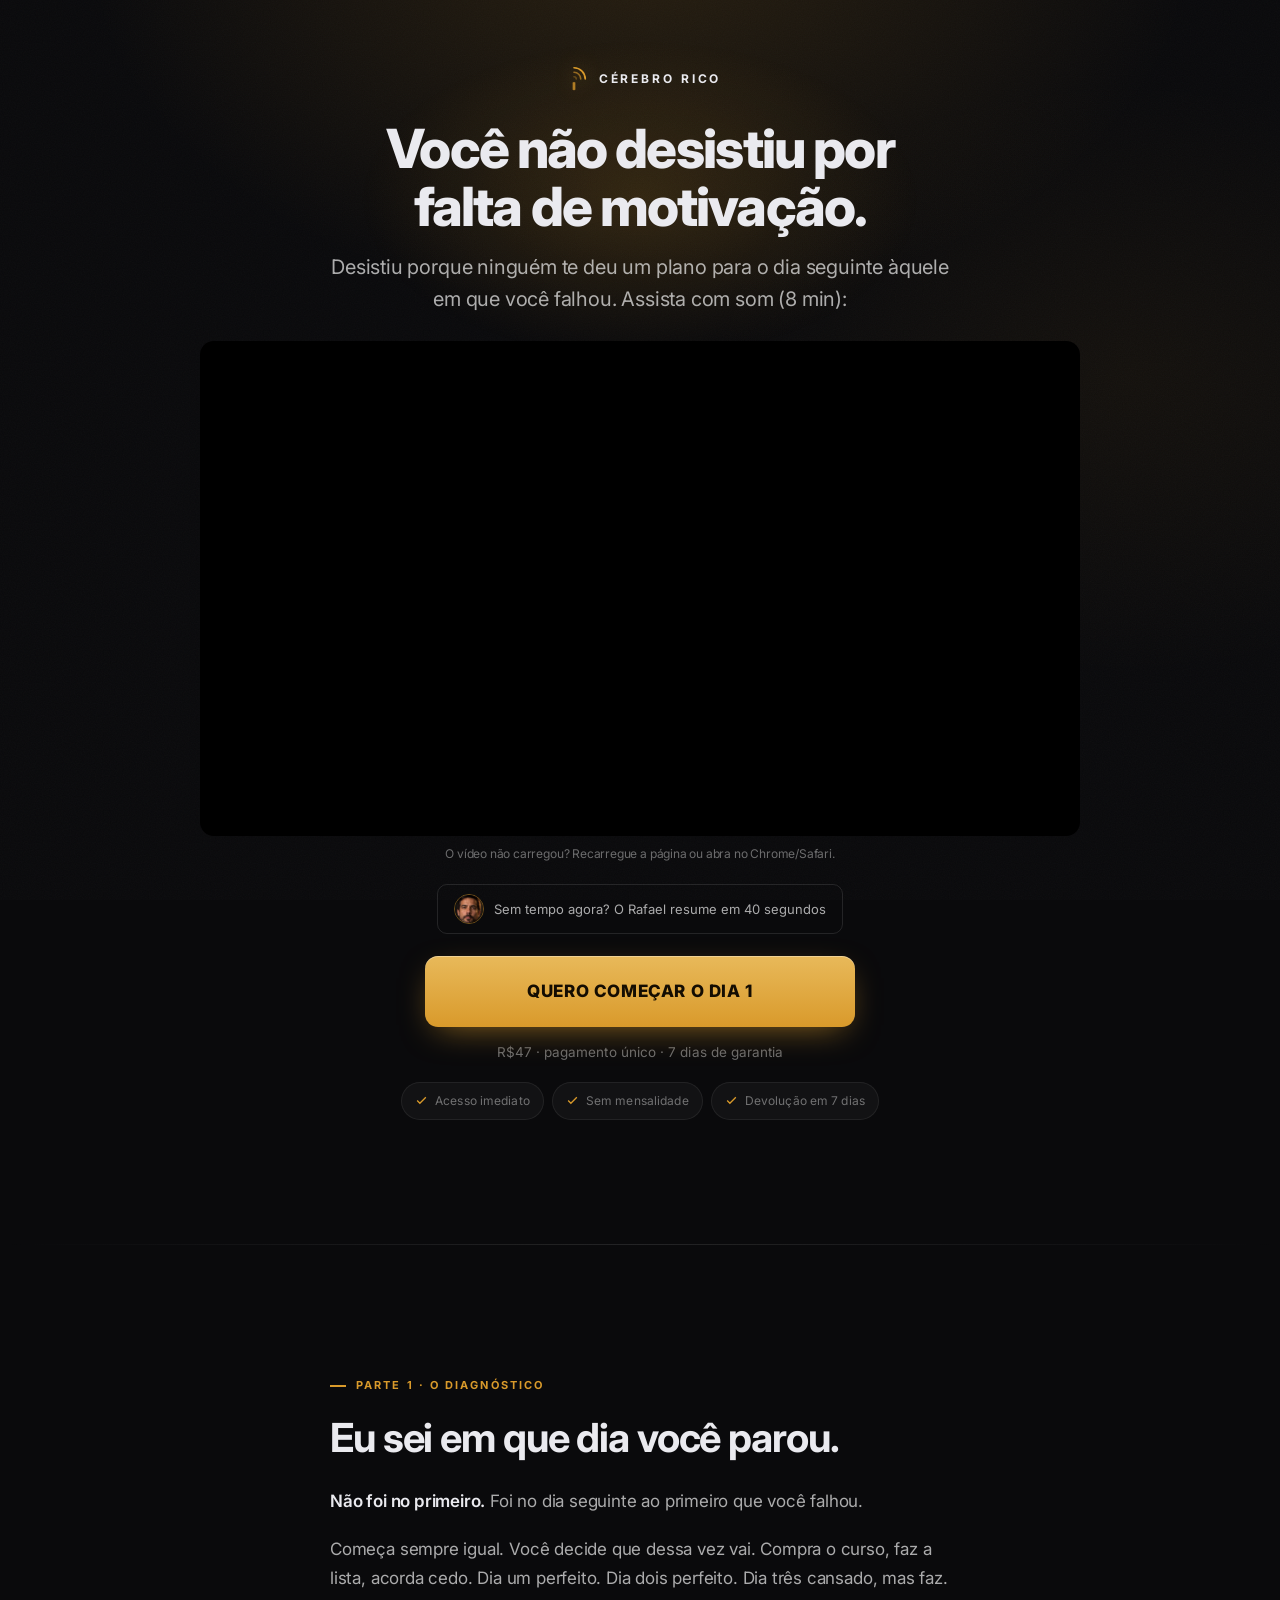
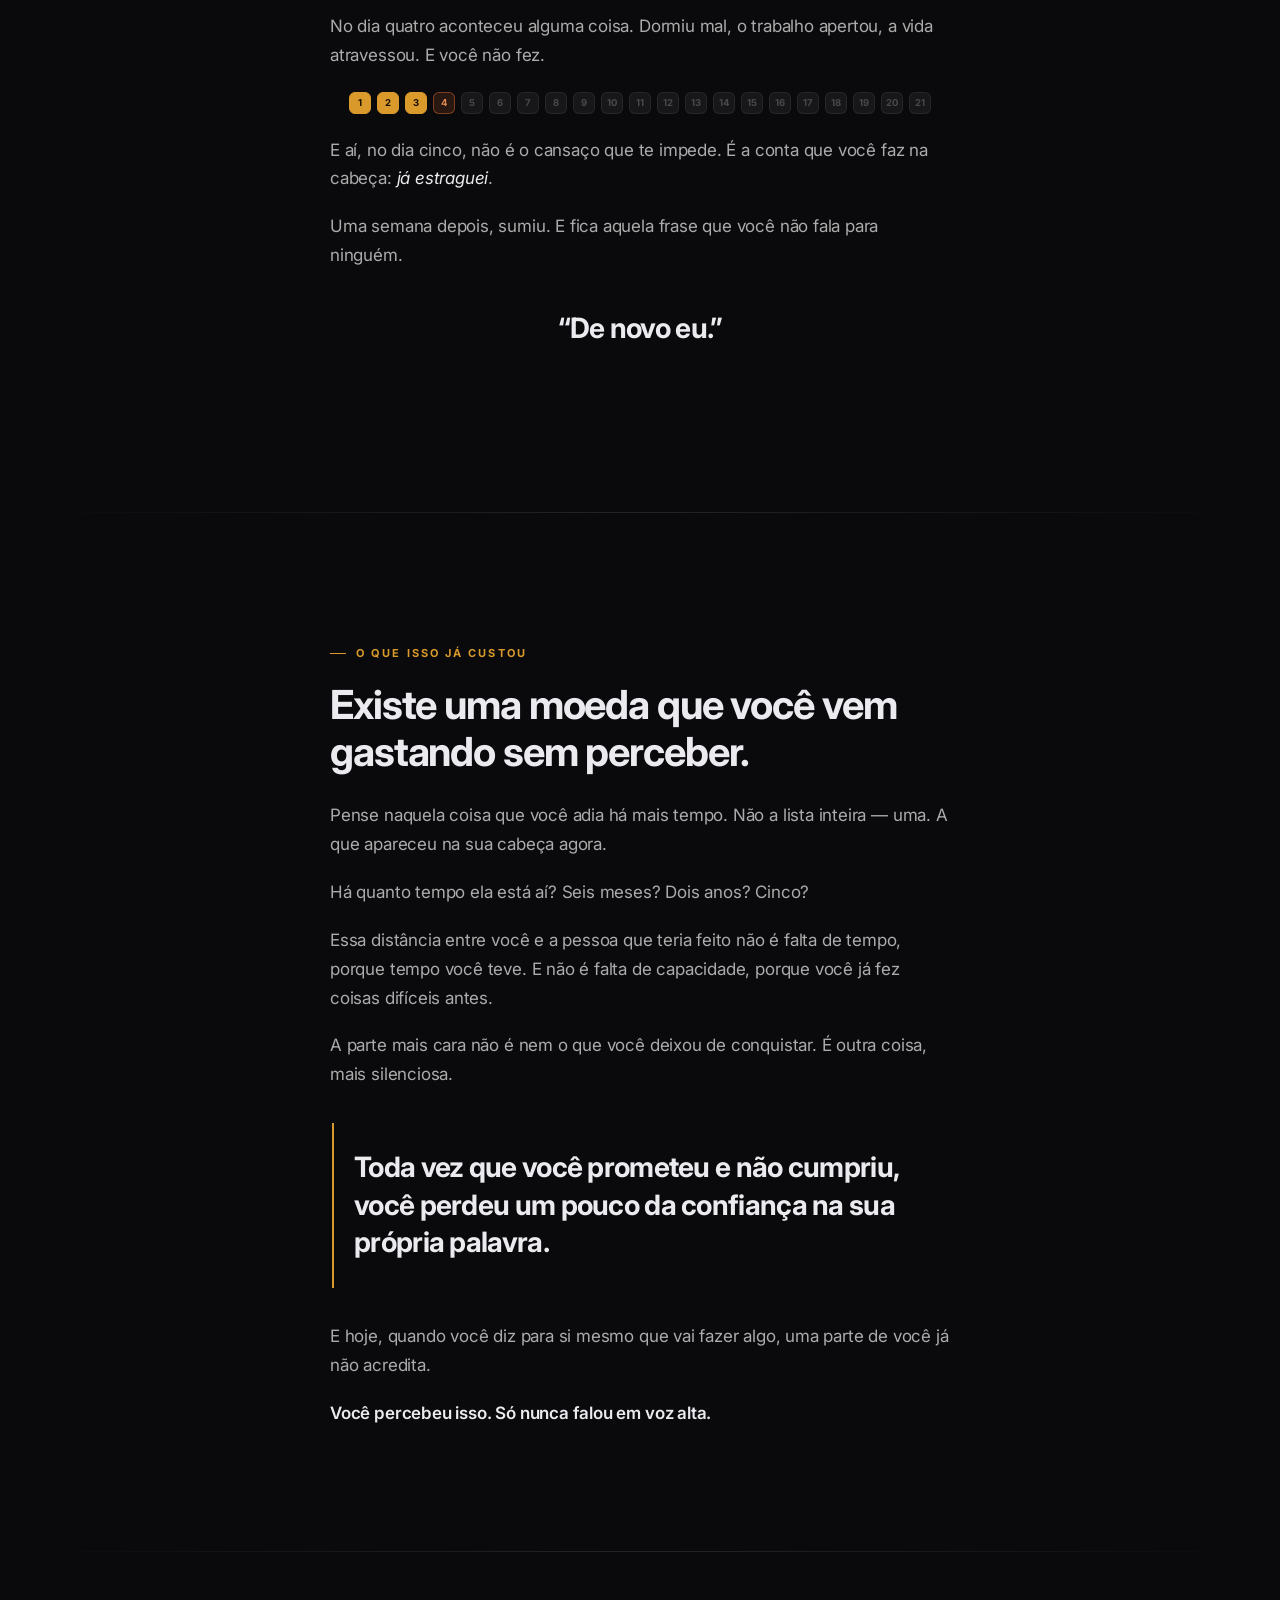
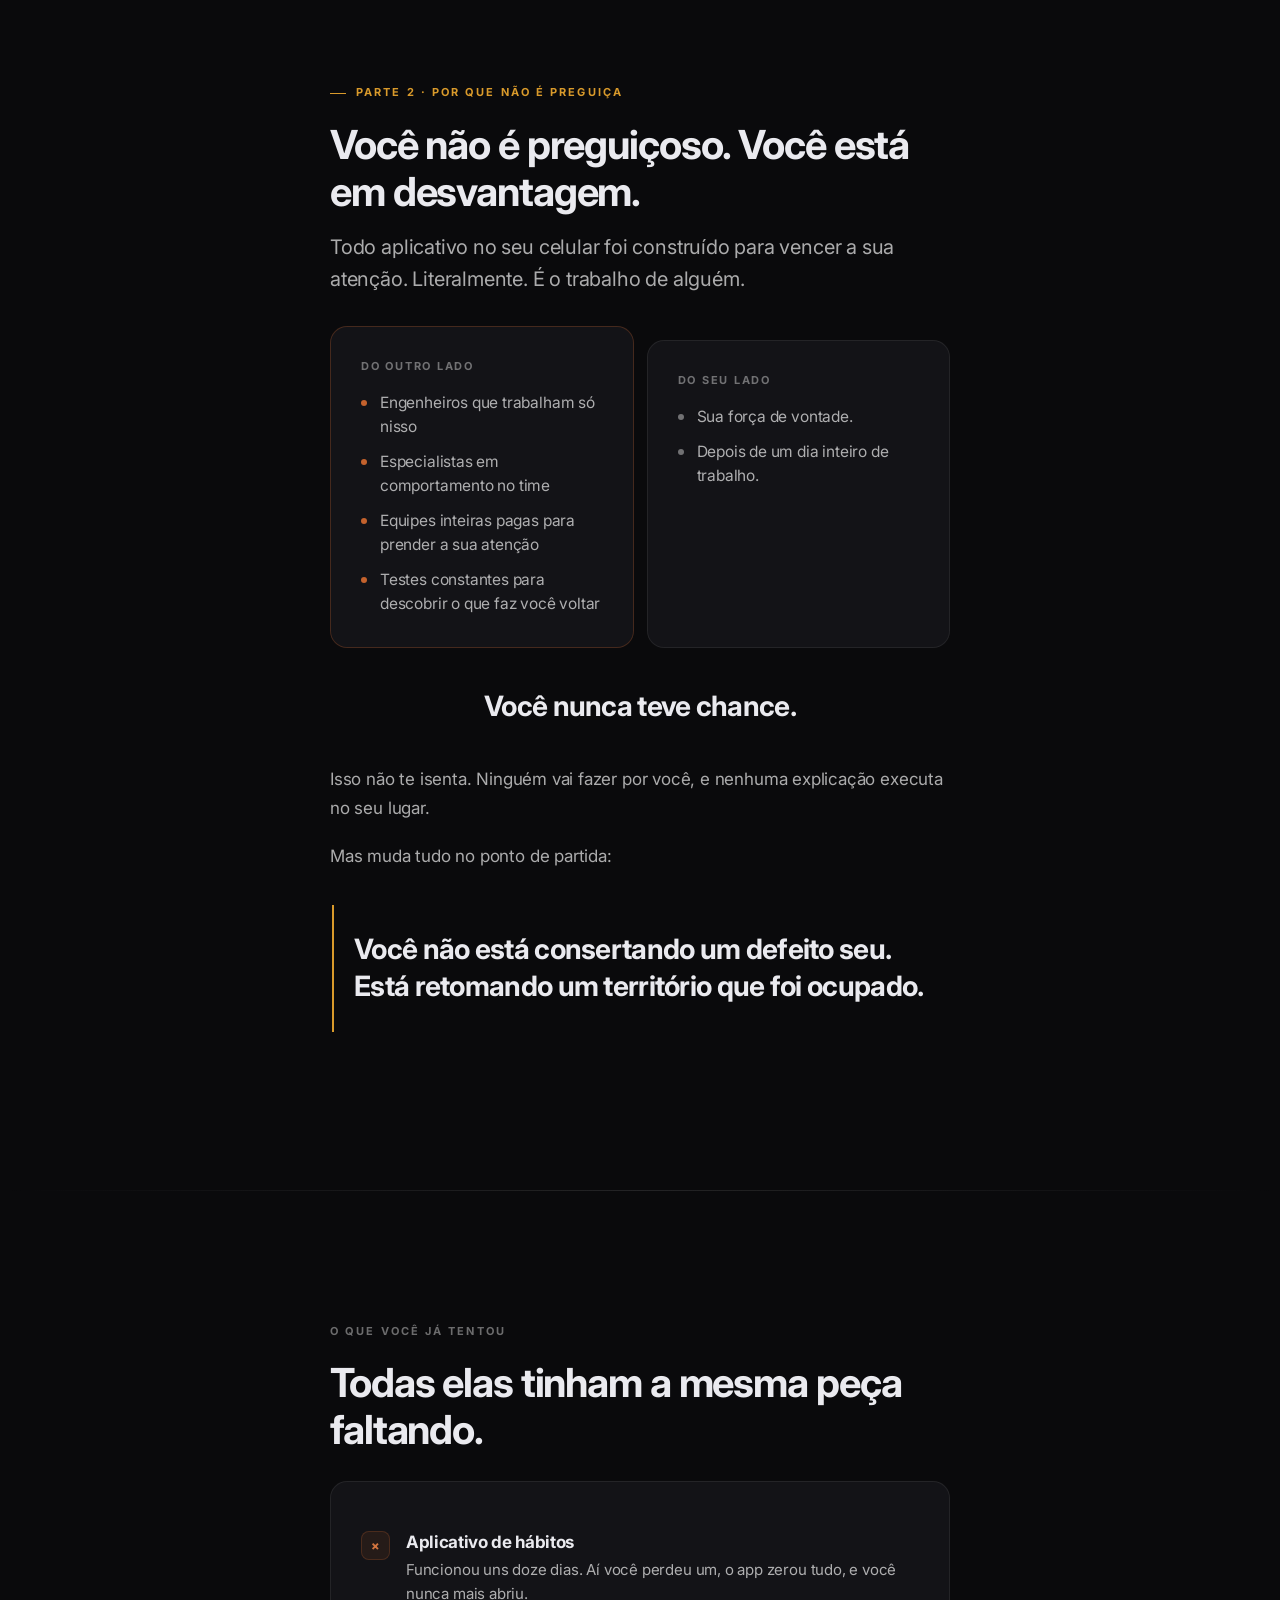
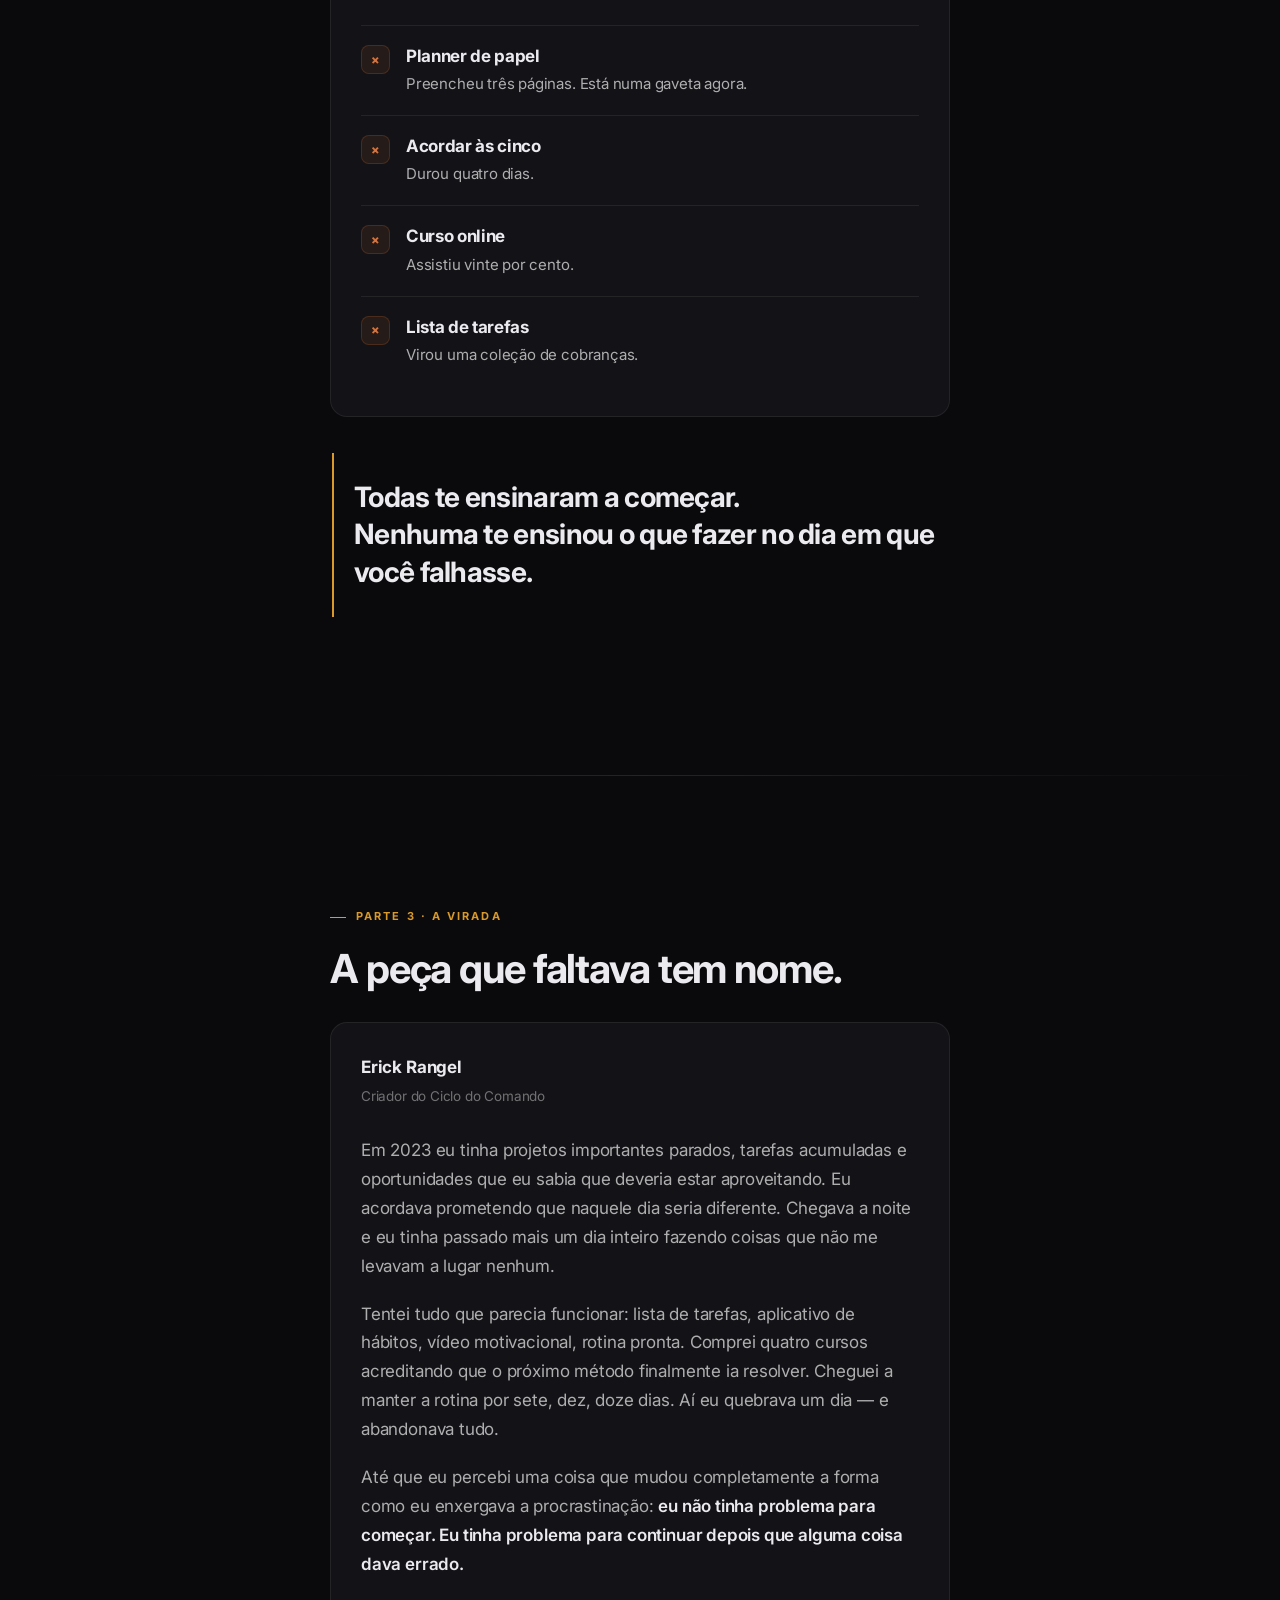
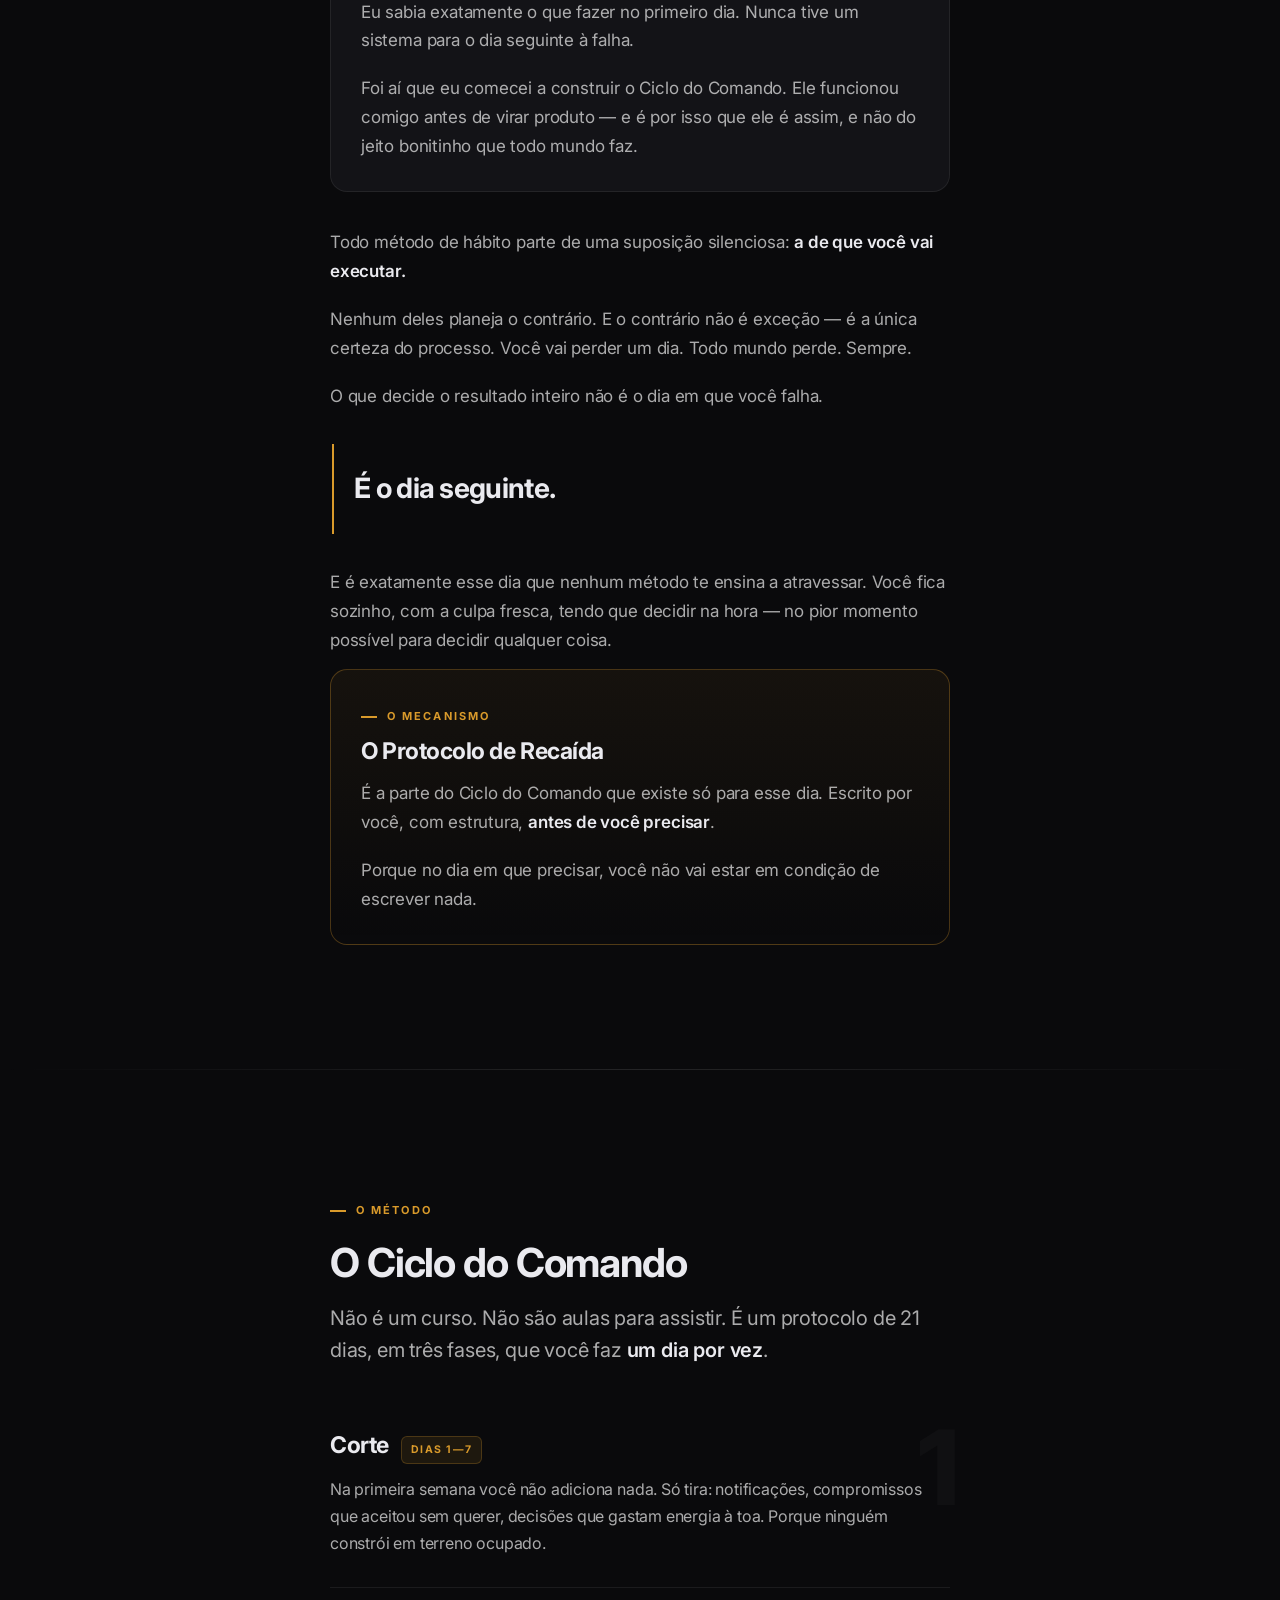
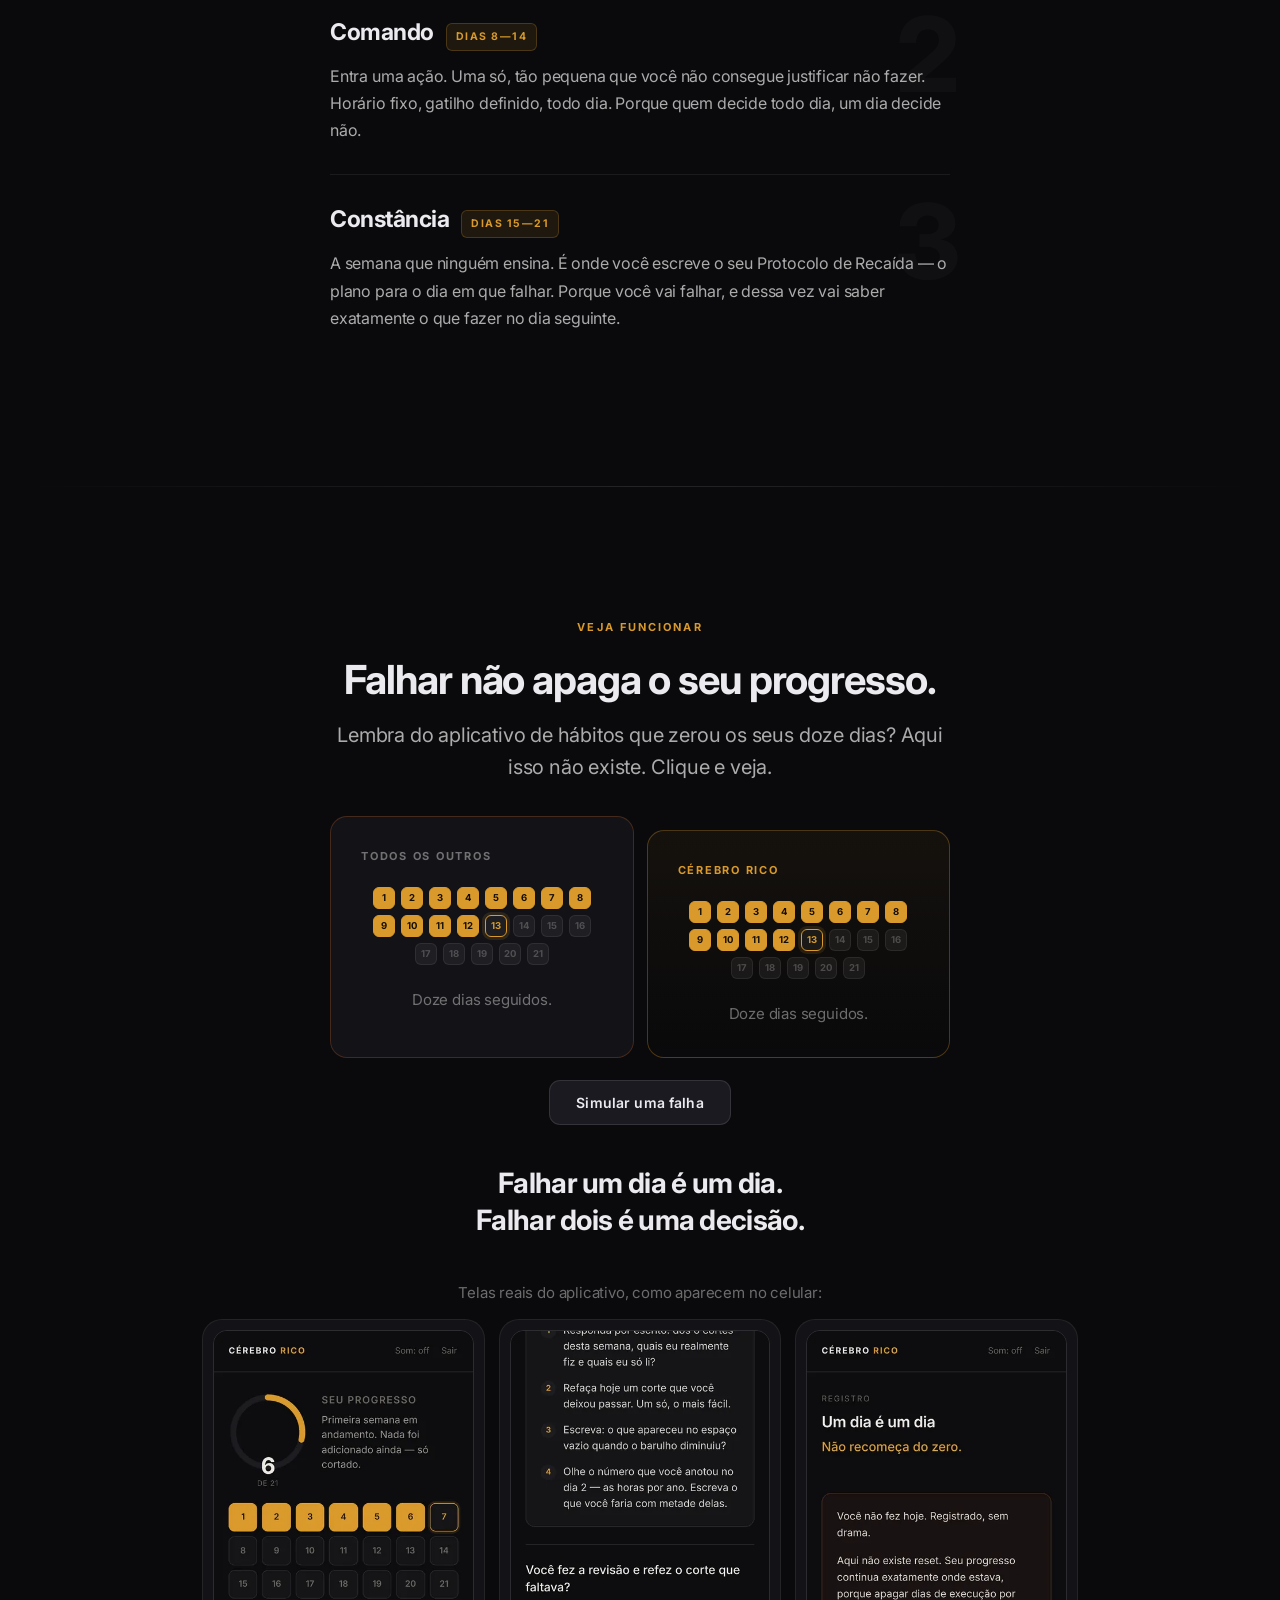
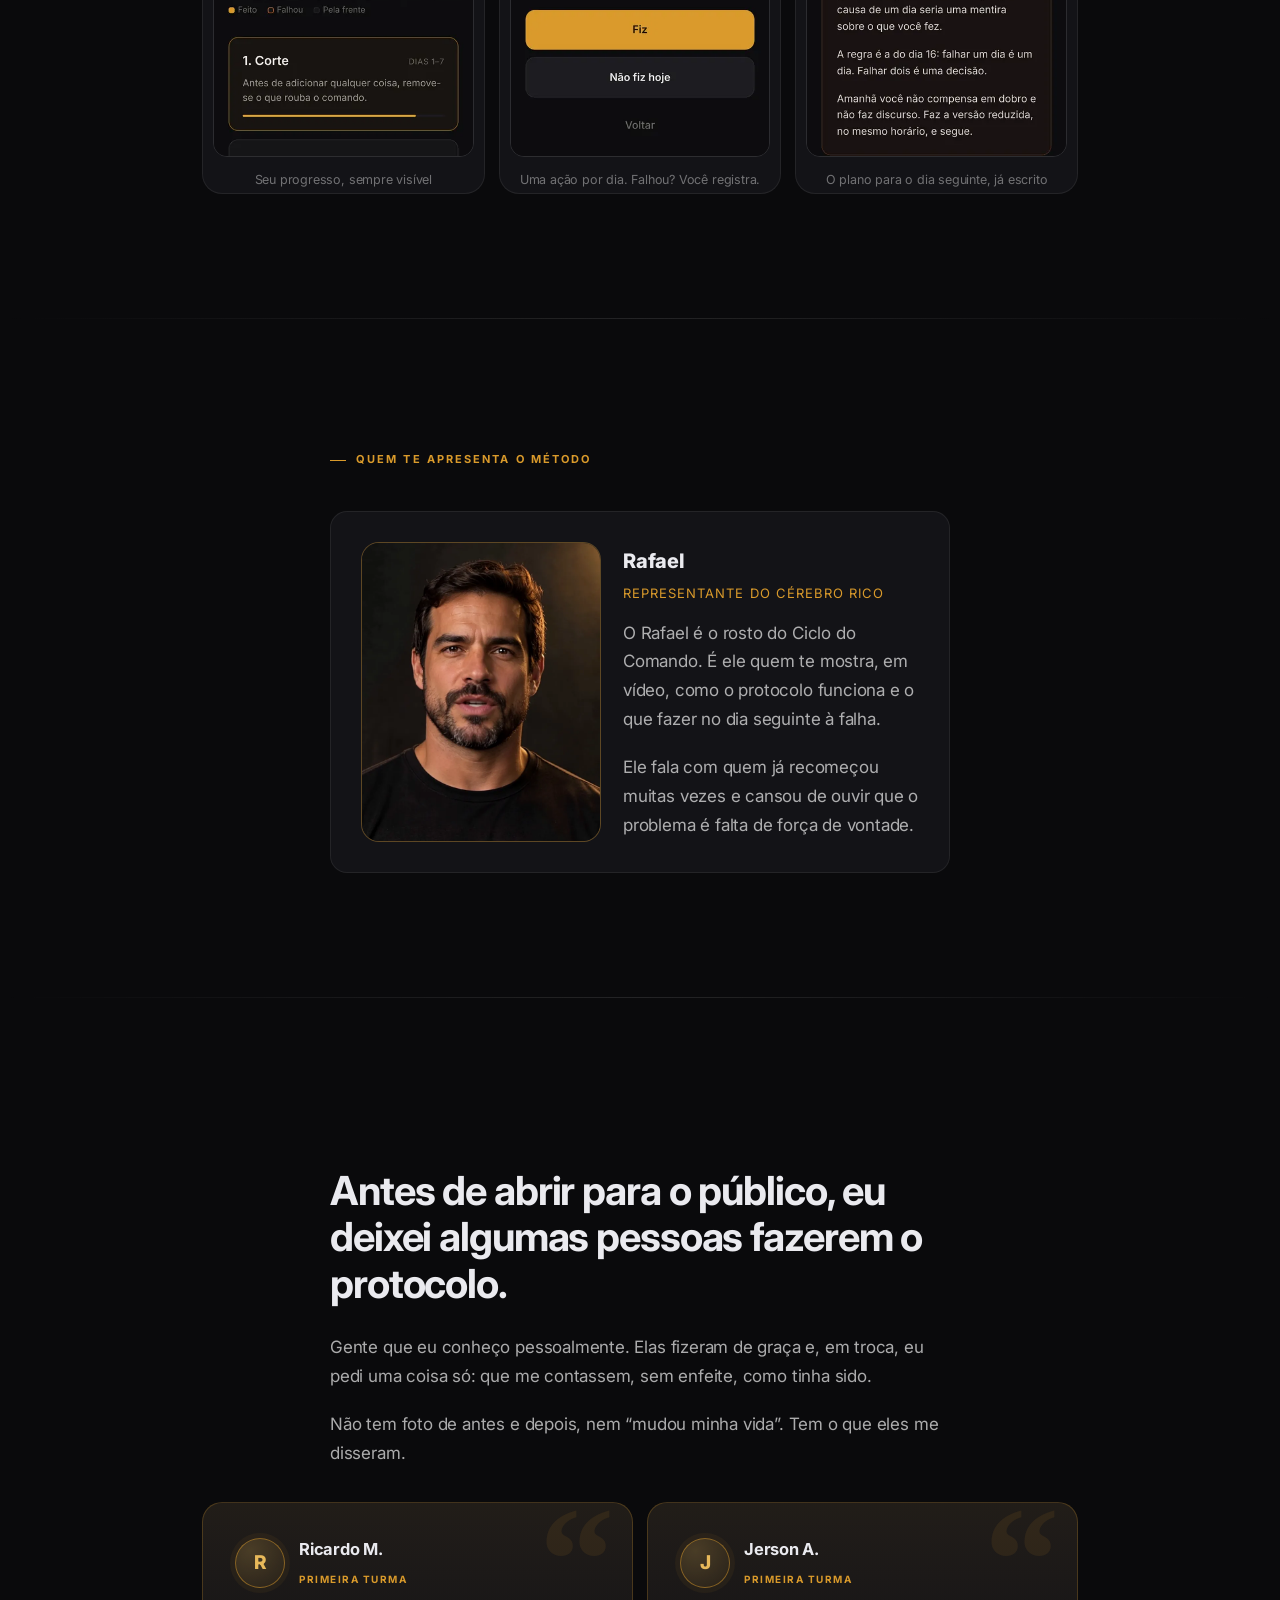
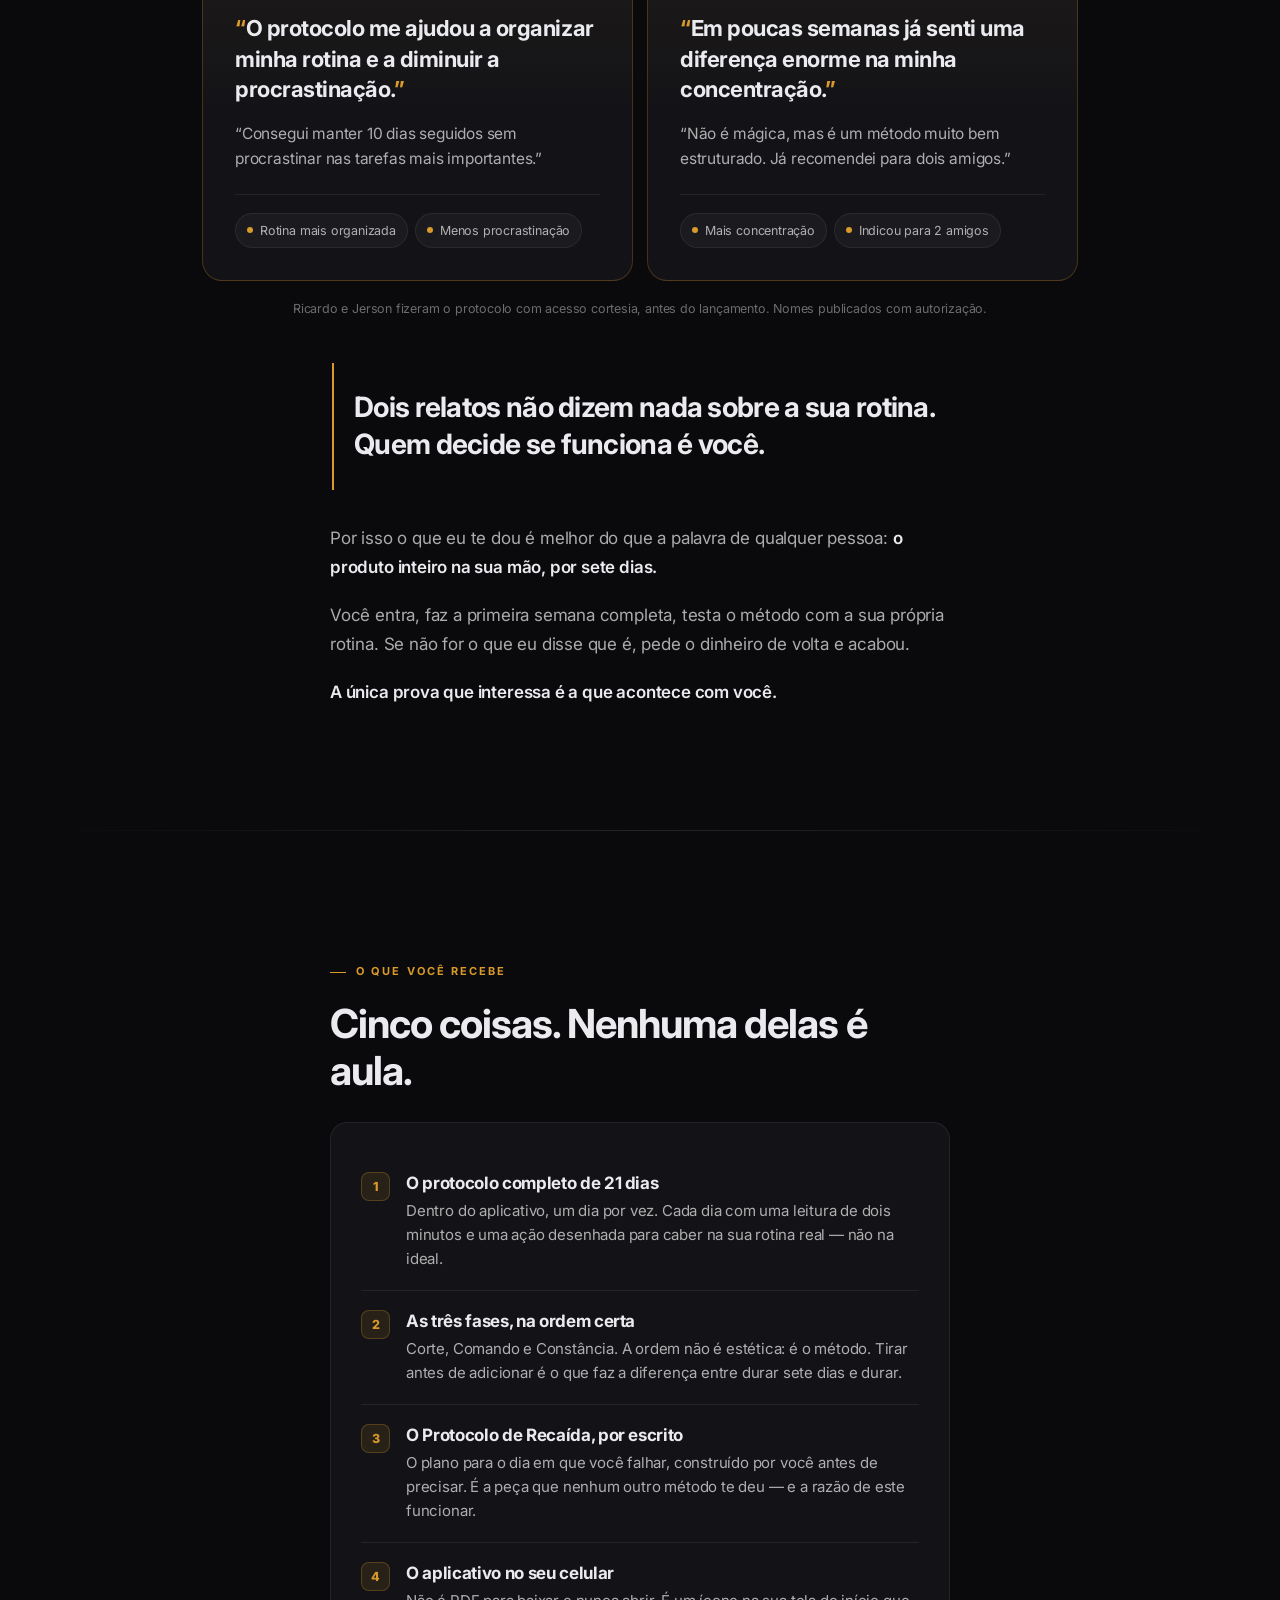
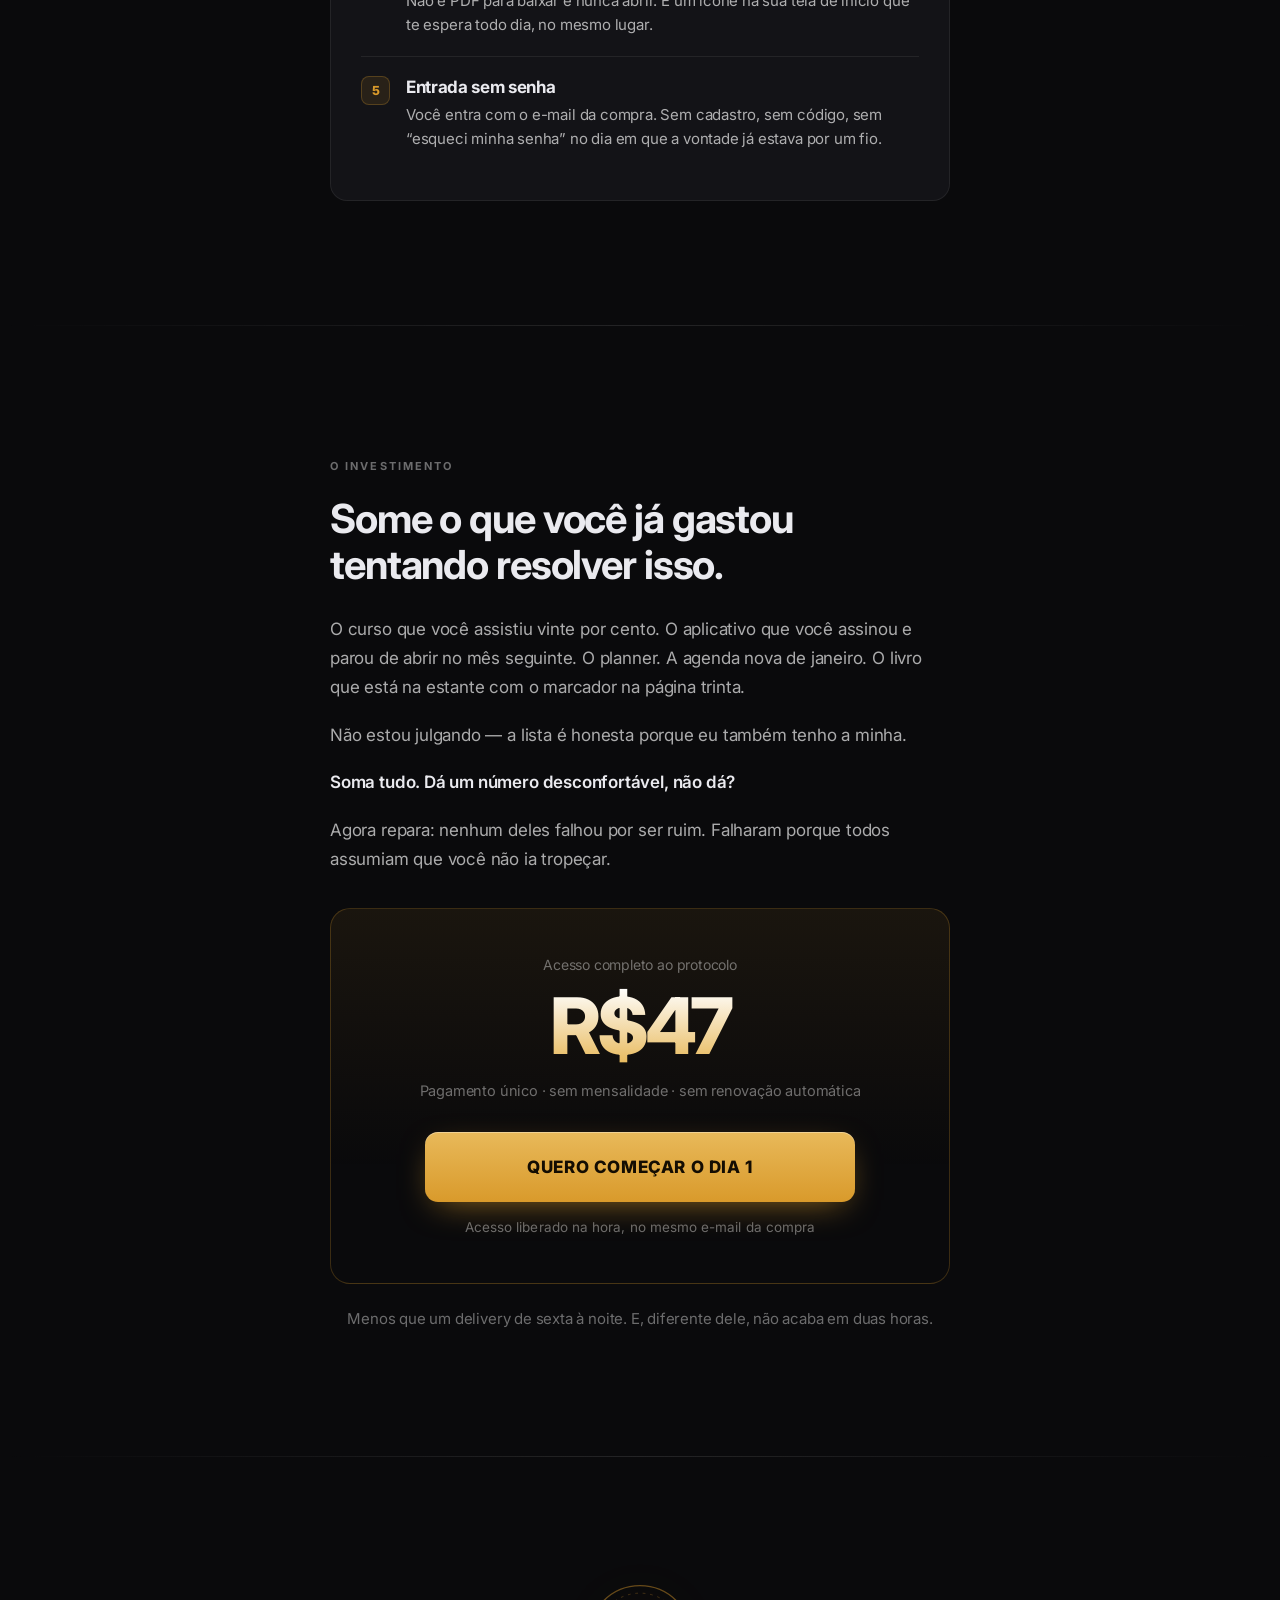
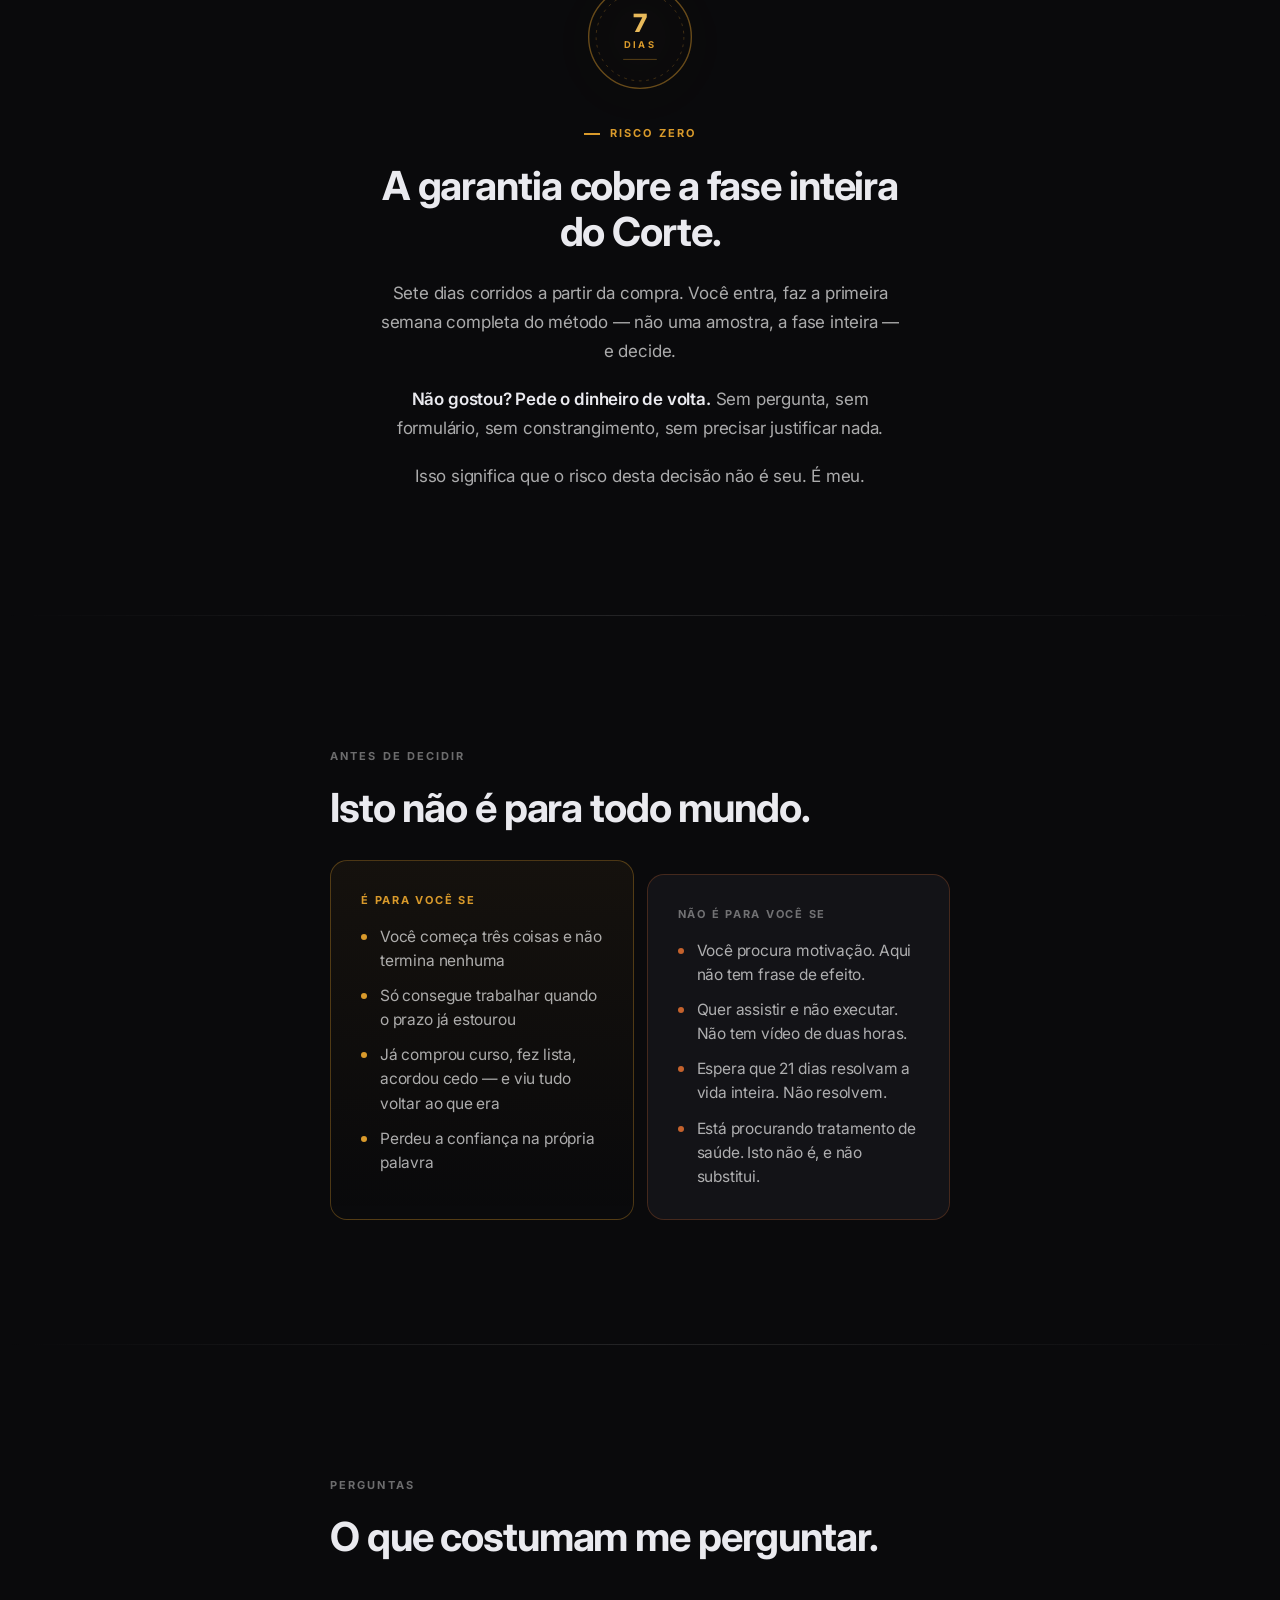
<file: index.html>
<!DOCTYPE html>
<html lang="pt-BR">
<head>
<meta charset="utf-8"><meta name="facebook-domain-verification" content="vs8fiao7n0w4awnmpvqhxjo0686oly" />
<script src="/vsl.js" defer></script>
<meta name="viewport" content="width=device-width,initial-scale=1">
<title>Cérebro Rico — O Ciclo do Comando</title>
<link rel="icon" type="image/png" href="/icone.png">
<link rel="apple-touch-icon" href="/icone-192.png">
<script src="/pixel.js" async></script>
<script src="/utm.js" defer></script>
<meta name="description" content="Protocolo de 21 dias para retomar o comando da sua rotina. Um dia por vez, dentro de um aplicativo. Com um plano escrito para o dia em que você falhar.">
<meta property="og:title" content="Você não desistiu por falta de motivação.">
<meta property="og:description" content="Desistiu porque ninguém te deu um plano para o dia seguinte àquele em que você falhou.">
<meta name="theme-color" content="#0a0a0c">
<link rel="preconnect" href="https://cdn.converteai.net" crossorigin>
<link rel="preconnect" href="https://scripts.converteai.net">
<link rel="dns-prefetch" href="https://images.converteai.net">
<link rel="dns-prefetch" href="https://license.vturb.com">
<link rel="preconnect" href="https://fonts.googleapis.com">
<link rel="preconnect" href="https://fonts.gstatic.com" crossorigin>
<link href="https://fonts.googleapis.com/css2?family=Inter:wght@400;500;600;700;800&display=swap" rel="stylesheet" media="print" onload="this.media='all'">
<noscript><link href="https://fonts.googleapis.com/css2?family=Inter:wght@400;500;600;700;800&display=swap" rel="stylesheet"></noscript>
<style>
/* ==========================================================
   CÉREBRO RICO — PÁGINA DE VENDAS
   Sistema de design
   ========================================================== */
:root{
  --dark:#0a0a0c; --surf:#131317; --surf2:#1a1a20; --surf3:#212129;
  --line:rgba(255,255,255,.07); --line2:rgba(255,255,255,.11);
  --gold:#d99a2b; --gold-l:#e8b95a; --gold-d:#8a6218;
  --t1:#eaeaef; --t2:rgba(255,255,255,.66); --t3:rgba(255,255,255,.40);
  --alert:#c4622d;
  --glow:0 0 60px -12px rgba(217,154,43,.55);
  --sec:clamp(72px,11vw,124px);
}
*{box-sizing:border-box;margin:0;padding:0;-webkit-tap-highlight-color:transparent}
html{scroll-behavior:smooth;-webkit-text-size-adjust:100%}
body{
  background:var(--dark); color:var(--t1);
  font-family:Inter,system-ui,-apple-system,sans-serif;
  font-size:17px; line-height:1.7; letter-spacing:-.011em;
  overflow-x:hidden;
}
img{max-width:100%;display:block}

/* ---------- fundo ---------- */
.bg-fixo{
  position:fixed;inset:0;z-index:-2;pointer-events:none;
  background:
    radial-gradient(900px 620px at 50% -8%, rgba(217,154,43,.15), transparent 62%),
    radial-gradient(700px 500px at 88% 42%, rgba(217,154,43,.05), transparent 60%),
    var(--dark);
}
.grain{
  position:fixed;inset:0;z-index:-1;pointer-events:none;opacity:.032;
  background-image:url("data:image/svg+xml,%3Csvg xmlns='http://www.w3.org/2000/svg' width='160' height='160'%3E%3Cfilter id='n'%3E%3CfeTurbulence type='fractalNoise' baseFrequency='.85' numOctaves='3'/%3E%3C/filter%3E%3Crect width='160' height='160' filter='url(%23n)'/%3E%3C/svg%3E");
}

/* ---------- layout ---------- */
.wrap{width:100%;max-width:664px;margin:0 auto;padding:0 22px}
.wrap-n{max-width:576px}
.wrap-w{max-width:920px}
section{padding:var(--sec) 0;position:relative}
.hr{height:1px;background:linear-gradient(90deg,transparent,var(--line2),transparent);border:0;margin:0}

/* ---------- tipografia ---------- */
.rotulo{
  display:inline-block;font-size:11px;font-weight:700;letter-spacing:.19em;
  text-transform:uppercase;color:var(--gold);margin-bottom:20px;
}
.rotulo-n{color:var(--t3)}
h1{font-size:clamp(31px,7.4vw,54px);font-weight:800;line-height:1.08;letter-spacing:-.035em}
h2{font-size:clamp(26px,5.6vw,40px);font-weight:700;line-height:1.16;letter-spacing:-.028em}
h3{font-size:clamp(19px,3.4vw,23px);font-weight:700;line-height:1.3;letter-spacing:-.02em}
p{color:var(--t2);margin-bottom:19px}
p:last-child{margin-bottom:0}
.lead{font-size:clamp(18px,3.4vw,20px);line-height:1.62;color:var(--t2)}
.sub2{color:var(--t3);font-size:15px}
strong,b{color:var(--t1);font-weight:600}
.gold{color:var(--gold)}
.h2-sub{margin-top:16px}

/* frase de impacto */
.impacto{
  font-size:clamp(20px,4.3vw,28px);font-weight:700;line-height:1.34;
  letter-spacing:-.025em;color:var(--t1);
  padding:26px 0 26px 22px;border-left:2px solid var(--gold);
  margin:34px 0;
}
.impacto.centro{border:0;padding:0;text-align:center;margin:40px 0}

/* ---------- botões ---------- */
.cta,.cta-vsl{
  display:block;width:100%;max-width:430px;margin:0 auto;
  background:linear-gradient(180deg,var(--gold-l),var(--gold));
  color:#140d02;text-decoration:none;text-align:center;
  font-size:clamp(15px,3.1vw,17px);font-weight:800;letter-spacing:.035em;
  padding:21px 20px;border-radius:13px;
  box-shadow:0 10px 34px -12px rgba(217,154,43,.7), inset 0 1px 0 rgba(255,255,255,.35);
  transition:transform .16s ease, box-shadow .16s ease;
  position:relative;overflow:hidden;
}
.cta:active,.cta-vsl:active{transform:scale(.985)}
@media(hover:hover){
  .cta:hover,.cta-vsl:hover{transform:translateY(-2px);box-shadow:0 16px 44px -12px rgba(217,154,43,.8), inset 0 1px 0 rgba(255,255,255,.35)}
}
.cta-sub,.cta-vsl-sub{
  display:block;text-align:center;color:var(--t3);font-size:13.5px;
  margin-top:14px;letter-spacing:.005em;
}
.cta-sub b{color:var(--t2);font-weight:600}

/* marca no topo */
.marca{display:flex;align-items:center;justify-content:center;gap:10px;margin-bottom:26px}
.marca-simbolo{width:30px;height:30px;flex:none}
.marca-nome{font-size:12px;font-weight:700;letter-spacing:.24em;text-transform:uppercase;color:var(--t1)}

/* ---------- selos de confiança ---------- */
.selos{
  display:flex;flex-wrap:wrap;justify-content:center;gap:8px;margin-top:26px;
}
.selo{
  display:inline-flex;align-items:center;gap:7px;
  font-size:12px;color:var(--t3);letter-spacing:.01em;
  background:rgba(255,255,255,.035);border:1px solid var(--line);
  padding:8px 13px;border-radius:99px;
}
.selo svg{width:13px;height:13px;flex:none;stroke:var(--gold);fill:none;stroke-width:2.4}

/* ---------- cartões ---------- */
.card{
  background:var(--surf);border:1px solid var(--line);border-radius:17px;
  padding:clamp(22px,4vw,30px);
}
.card+.card{margin-top:14px}

/* ---------- os 21 pontos ---------- */
.pontos{display:flex;flex-wrap:wrap;gap:6px;justify-content:center;margin:22px 0}
.pt{
  width:22px;height:22px;border-radius:6px;background:rgba(255,255,255,.055);
  border:1px solid var(--line);display:grid;place-items:center;
  font-size:9.5px;font-weight:700;color:rgba(255,255,255,.22);
  transition:all .3s ease;
}
.pt.ok{background:var(--gold);border-color:var(--gold);color:#140d02}
.pt.falhou{background:rgba(196,98,45,.16);border-color:rgba(196,98,45,.55);color:#e08a52}
.pt.hoje{border-color:var(--gold);color:var(--gold);box-shadow:0 0 0 3px rgba(217,154,43,.13)}

/* ---------- comparação ---------- */
.duo{display:grid;gap:13px}
@media(min-width:640px){.duo{grid-template-columns:1fr 1fr}}
.duo-t{
  font-size:11px;font-weight:700;letter-spacing:.16em;text-transform:uppercase;
  color:var(--t3);margin-bottom:16px;
}
.duo .card.mau{border-color:rgba(196,98,45,.28)}
.duo .card.bom{border-color:rgba(217,154,43,.32);background:linear-gradient(180deg,rgba(217,154,43,.055),transparent)}
.duo .card.bom .duo-t{color:var(--gold)}
.lista{list-style:none}
.lista li{
  position:relative;padding-left:19px;margin-bottom:11px;
  color:var(--t2);font-size:15.5px;line-height:1.55;
}
.lista li:last-child{margin-bottom:0}
.lista li::before{
  content:"";position:absolute;left:0;top:9px;width:6px;height:6px;
  border-radius:50%;background:var(--t3);
}
.lista.g li::before{background:var(--gold)}
.lista.r li::before{background:var(--alert)}

/* ---------- fases ---------- */
.fase{position:relative;padding:30px 0;border-top:1px solid var(--line)}
.fase:first-of-type{border-top:0}
.fase-n{
  position:absolute;right:-4px;top:14px;font-size:clamp(64px,15vw,104px);
  font-weight:800;line-height:1;color:rgba(255,255,255,.028);
  letter-spacing:-.06em;pointer-events:none;
}
.fase-t{display:flex;align-items:baseline;gap:12px;flex-wrap:wrap;margin-bottom:12px}
.fase-t h3{margin:0}
.fase-d{
  font-size:10.5px;font-weight:700;letter-spacing:.14em;color:var(--gold);
  background:rgba(217,154,43,.1);border:1px solid rgba(217,154,43,.24);
  padding:4px 9px;border-radius:6px;white-space:nowrap;
}
.fase p{position:relative;z-index:1;font-size:16px}

/* ---------- entregáveis ---------- */
.item{display:flex;gap:16px;padding:19px 0;border-top:1px solid var(--line)}
.item:first-child{border-top:0}
.item-n{
  flex:none;width:29px;height:29px;border-radius:8px;
  background:rgba(217,154,43,.11);border:1px solid rgba(217,154,43,.26);
  display:grid;place-items:center;font-size:12.5px;font-weight:800;color:var(--gold);
}
.item h3{font-size:17px;margin-bottom:5px}
.item p{font-size:15px;margin:0;line-height:1.6}

/* ---------- preço ---------- */
.preco-caixa{
  text-align:center;background:linear-gradient(180deg,rgba(217,154,43,.08),transparent 70%);
  border:1px solid rgba(217,154,43,.24);border-radius:20px;
  padding:clamp(30px,6vw,44px) clamp(20px,4vw,32px);
}
.preco-de{color:var(--t3);font-size:14px;margin-bottom:10px}
.preco{
  font-size:clamp(50px,13vw,78px);font-weight:800;line-height:1;
  letter-spacing:-.05em;color:var(--t1);
  background:linear-gradient(180deg,#fff,var(--gold-l));
  -webkit-background-clip:text;background-clip:text;-webkit-text-fill-color:transparent;
}
.preco-sub{color:var(--t3);font-size:14.5px;margin:14px 0 28px}

/* ---------- garantia ---------- */
.gar{text-align:center}
.selo-g{width:112px;height:112px;margin:0 auto 24px;display:block;filter:drop-shadow(0 6px 26px rgba(217,154,43,.3))}

/* ---------- FAQ ---------- */
details{border-bottom:1px solid var(--line)}
details summary{
  list-style:none;cursor:pointer;padding:19px 34px 19px 0;position:relative;
  font-weight:600;font-size:16.5px;color:var(--t1);letter-spacing:-.015em;
}
details summary::-webkit-details-marker{display:none}
details summary::after{
  content:"";position:absolute;right:6px;top:50%;width:11px;height:11px;
  border-right:2px solid var(--t3);border-bottom:2px solid var(--t3);
  transform:translateY(-70%) rotate(45deg);transition:transform .22s ease;
}
details[open] summary::after{transform:translateY(-30%) rotate(-135deg)}
details .resp{padding:0 8px 22px 0;color:var(--t2);font-size:15.5px;line-height:1.7}

/* ---------- fundador ---------- */
.autor{display:flex;gap:18px;align-items:center;margin-bottom:28px}
.autor-foto{
  flex:none;width:74px;height:74px;border-radius:50%;object-fit:cover;
  border:2px solid rgba(217,154,43,.4);background:var(--surf2);
}
.autor-nome{font-weight:700;font-size:17px;color:var(--t1)}
.autor-cargo{font-size:13.5px;color:var(--t3);margin-top:3px}

/* ---------- mockups ---------- */
.telas{display:grid;gap:14px;margin-top:8px}
@media(min-width:700px){.telas{grid-template-columns:repeat(3,1fr)}}
.tela{
  background:var(--surf);border:1px solid var(--line);border-radius:20px;
  padding:16px 14px;overflow:hidden;
}
.tela-topo{
  display:flex;justify-content:space-between;align-items:center;
  font-size:9.5px;font-weight:700;letter-spacing:.12em;color:var(--t3);
  text-transform:uppercase;margin-bottom:14px;
}
.tela-legenda{
  margin-top:14px;font-size:12.5px;color:var(--t3);text-align:center;line-height:1.5;
}
.tela .pontos{gap:4px;margin:0}
.tela .pt{width:15px;height:15px;font-size:0;border-radius:4px}
.tela-titulo{font-size:15px;font-weight:700;color:var(--t1);margin-bottom:6px}
.tela-real{margin:0;padding:10px 10px 4px}
@media(max-width:699px){
  .telas:has(.tela-real){grid-auto-flow:column;grid-auto-columns:74%;overflow-x:auto;scroll-snap-type:x mandatory;padding-bottom:8px;-webkit-overflow-scrolling:touch}
  .tela-real{scroll-snap-align:center}
}
.tela-real img{display:block;width:100%;height:auto;border-radius:14px;border:1px solid var(--line2)}
.resumo{text-align:center;margin-top:14px}
.resumo-btn{background:none;border:1px solid var(--line2);color:var(--t2);font:inherit;font-size:13px;padding:9px 16px;border-radius:10px;cursor:pointer}
.resumo-video{display:none;margin:14px auto 0;max-width:300px}
.resumo-video video{width:100%;height:auto;aspect-ratio:9/16;border-radius:14px;border:1px solid var(--line2);background:#000}
.tela-txt{font-size:13px;color:var(--t2);line-height:1.55}

/* ---------- relatos dos alunos ---------- */
.relatos{display:grid;gap:14px}
@media(min-width:760px){.relatos{grid-template-columns:1fr 1fr}}
.relato{
  position:relative;overflow:hidden;
  background:linear-gradient(180deg,rgba(217,154,43,.07),rgba(217,154,43,0) 55%),var(--surf);
  border:1px solid rgba(217,154,43,.24);border-radius:20px;
  padding:clamp(24px,4.4vw,32px);
  display:flex;flex-direction:column;
}
.relato::before{
  content:"\201C";position:absolute;right:18px;top:-18px;
  font-size:150px;line-height:1;font-weight:800;color:rgba(217,154,43,.09);
  pointer-events:none;font-family:Georgia,serif;
}
.relato-topo{display:flex;align-items:center;gap:14px;margin-bottom:22px}
.relato-avatar{
  flex:none;width:50px;height:50px;border-radius:50%;
  display:grid;place-items:center;font-size:19px;font-weight:800;color:var(--gold-l);
  background:radial-gradient(circle at 30% 25%,rgba(232,185,90,.22),rgba(217,154,43,.06));
  border:1.5px solid rgba(217,154,43,.5);
  box-shadow:0 0 0 5px rgba(217,154,43,.06);
}
.relato-nome{font-weight:700;font-size:16.5px;color:var(--t1);letter-spacing:-.015em}
.relato-tag{
  display:inline-block;margin-top:5px;font-size:10px;font-weight:700;letter-spacing:.15em;
  text-transform:uppercase;color:var(--gold);
}
.relato-frase{
  font-size:clamp(19px,3.6vw,22px);font-weight:700;line-height:1.38;
  letter-spacing:-.022em;color:var(--t1);margin:0 0 16px;position:relative;
}
.relato-frase::before{content:"\201C";color:var(--gold)}
.relato-frase::after{content:"\201D";color:var(--gold)}
.relato-apoio{font-size:15.5px;line-height:1.65;color:var(--t2);margin-bottom:22px}
.relato-chips{display:flex;flex-wrap:wrap;gap:7px;margin-top:auto;padding-top:18px;border-top:1px solid var(--line)}
.relato-chips span{
  display:inline-flex;align-items:center;gap:7px;font-size:12.5px;color:var(--t2);
  background:rgba(255,255,255,.035);border:1px solid var(--line);
  padding:6px 11px;border-radius:99px;
}
.relato-chips span::before{content:"";width:6px;height:6px;border-radius:50%;background:var(--gold)}
.relatos-nota{font-size:12.5px;color:var(--t3);text-align:center;margin-top:18px;line-height:1.6}

/* ---------- vsl ---------- */
.vsl-caixa{margin:26px auto 0}
.vsl-espaco{
  aspect-ratio:16/9;display:grid;place-items:center;background:#141417;
  border:1px solid var(--line);border-radius:14px;color:var(--t3);
  font-size:14px;text-align:center;padding:24px;
}

/* ---------- animação ---------- */
.an{opacity:0;transform:translateY(22px)}
.an.go{animation:sobe .85s cubic-bezier(.16,1,.3,1) both}
@keyframes sobe{to{opacity:1;transform:none}}
.d1{animation-delay:.07s}.d2{animation-delay:.14s}.d3{animation-delay:.21s}
.d4{animation-delay:.28s}.d5{animation-delay:.35s}
@media(prefers-reduced-motion:reduce){
  .an,.an.go{animation:none!important;opacity:1!important;transform:none!important}
  html{scroll-behavior:auto}
}

/* =========================================================
   EFEITOS E ANIMAÇÕES
   ========================================================= */

/* barra de leitura no topo */
.progresso{
  position:fixed;top:0;left:0;right:0;height:2px;z-index:80;pointer-events:none;
  background:linear-gradient(90deg,var(--gold-d),var(--gold),var(--gold-l));
  transform-origin:0 50%;transform:scaleX(0);
  box-shadow:0 0 12px rgba(217,154,43,.7);
}

/* logo se desenhando */
.marca-simbolo path{stroke-dasharray:1;stroke-dashoffset:1;animation:traca 1.1s cubic-bezier(.65,0,.35,1) forwards}
.marca-simbolo path:nth-child(2){animation-delay:.18s}
.marca-simbolo path:nth-child(3){animation-delay:.36s}
.marca-simbolo rect{transform-origin:20px 35px;transform:scaleY(0);animation:cresce .6s .55s cubic-bezier(.2,.9,.3,1.3) forwards}
@keyframes traca{to{stroke-dashoffset:0}}
@keyframes cresce{to{transform:scaleY(1)}}
.marca-simbolo{filter:drop-shadow(0 0 10px rgba(217,154,43,.45))}

/* luz atrás do título */
.hero-luz{
  position:absolute;left:50%;top:40px;width:min(560px,90vw);height:320px;
  transform:translateX(-50%);pointer-events:none;z-index:-1;
  background:radial-gradient(closest-side,rgba(217,154,43,.16),transparent);
  animation:respira 6s ease-in-out infinite;
}
@keyframes respira{0%,100%{opacity:.55;transform:translateX(-50%) scale(1)}50%{opacity:1;transform:translateX(-50%) scale(1.08)}}

/* brilho que atravessa os botões */
.cta::after,.cta-vsl::after{
  content:"";position:absolute;top:0;left:-70%;width:45%;height:100%;
  background:linear-gradient(100deg,transparent,rgba(255,255,255,.5),transparent);
  transform:skewX(-20deg);animation:brilho 3.8s ease-in-out infinite;pointer-events:none;
}
@keyframes brilho{0%,62%{left:-70%}100%{left:135%}}
.cta-vsl{animation:pulsa 2.8s ease-in-out infinite}
@keyframes pulsa{
  0%,100%{box-shadow:0 10px 34px -12px rgba(217,154,43,.7),0 0 0 0 rgba(217,154,43,.38),inset 0 1px 0 rgba(255,255,255,.35)}
  50%{box-shadow:0 14px 42px -10px rgba(217,154,43,.85),0 0 0 9px rgba(217,154,43,0),inset 0 1px 0 rgba(255,255,255,.35)}
}

/* rótulos com traço dourado */
.rotulo:not(.rotulo-n){position:relative;padding-left:26px}
.rotulo:not(.rotulo-n)::before{
  content:"";position:absolute;left:0;top:50%;width:16px;height:1.5px;background:var(--gold);
  transform-origin:0 50%;transform:scaleX(0);transition:transform .7s .15s cubic-bezier(.16,1,.3,1);
}
div[style*="text-align:center"] > .rotulo:not(.rotulo-n){padding-left:0}
div[style*="text-align:center"] > .rotulo:not(.rotulo-n)::before{display:none}
.an.go .rotulo::before{transform:scaleX(1)}

/* frase de impacto: a barra dourada cresce */
.impacto:not(.centro){border-left-color:transparent;position:relative}
.impacto:not(.centro)::before{
  content:"";position:absolute;left:0;top:0;bottom:0;width:2px;background:var(--gold);
  transform-origin:50% 0;transform:scaleY(0);transition:transform .9s .2s cubic-bezier(.16,1,.3,1);
}
.impacto.go::before{transform:scaleY(1)}

/* 21 pontos acendendo em sequência */
.pontos.an .pt{opacity:0;transform:scale(.4)}
.pontos.an.go .pt{animation:acende .45s cubic-bezier(.2,.9,.3,1.4) forwards;animation-delay:calc(var(--i,0) * 45ms)}
@keyframes acende{to{opacity:1;transform:scale(1)}}

/* cartões dos alunos */
.relato{transition:transform .35s cubic-bezier(.16,1,.3,1),border-color .35s ease,box-shadow .35s ease}
@media(hover:hover){
  .relato:hover{transform:translateY(-5px);border-color:rgba(217,154,43,.5);box-shadow:0 24px 60px -28px rgba(217,154,43,.45)}
}
.relato::after{
  content:"";position:absolute;inset:0;pointer-events:none;border-radius:inherit;
  background:linear-gradient(115deg,transparent 35%,rgba(232,185,90,.13) 50%,transparent 65%);
  transform:translateX(-110%);
}
.relato.go::after{animation:varre 1.5s .5s cubic-bezier(.4,0,.2,1) forwards}
@keyframes varre{to{transform:translateX(110%)}}
.relato-avatar{animation:anel 3.2s ease-in-out infinite}
@keyframes anel{0%,100%{box-shadow:0 0 0 5px rgba(217,154,43,.06)}50%{box-shadow:0 0 0 9px rgba(217,154,43,.0),0 0 18px rgba(217,154,43,.3)}}
.relato.an .relato-chips span{opacity:0;transform:translateY(8px)}
.relato.an.go .relato-chips span{animation:sobe .6s cubic-bezier(.16,1,.3,1) forwards}
.relato.an.go .relato-chips span:nth-child(1){animation-delay:.55s}
.relato.an.go .relato-chips span:nth-child(2){animation-delay:.7s}

/* caixa de preço respirando */
.preco-caixa{position:relative;overflow:hidden}
.preco-caixa::before{
  content:"";position:absolute;inset:-1px;border-radius:inherit;pointer-events:none;
  box-shadow:inset 0 0 0 1px rgba(217,154,43,.45),0 0 50px -10px rgba(217,154,43,.4);
  opacity:0;animation:respira2 4s ease-in-out infinite;
}
@keyframes respira2{0%,100%{opacity:.2}50%{opacity:1}}

/* cartões em geral sobem um pouco no hover */
@media(hover:hover){
  .card,.tela{transition:transform .3s cubic-bezier(.16,1,.3,1),border-color .3s ease}
  .tela:hover,.duo .card:hover{transform:translateY(-3px);border-color:var(--line2)}
}

@media(prefers-reduced-motion:reduce){
  .marca-simbolo path,.marca-simbolo rect{animation:none!important;stroke-dashoffset:0!important;transform:none!important}
  .hero-luz,.cta::after,.cta-vsl::after,.cta-vsl,.relato-avatar,.preco-caixa::before,.relato::after{animation:none!important}
  .cta::after,.cta-vsl::after,.relato::after{display:none}
  .pontos.an .pt,.relato.an .relato-chips span{opacity:1!important;transform:none!important;animation:none!important}
  .rotulo::before,.impacto::before{transition:none!important;transform:none!important}
  .progresso{display:none}
}

/* ---------- rodapé ---------- */
.rodape{
  padding:52px 0 64px;text-align:center;color:var(--t3);
  font-size:13px;line-height:1.85;
}
.rodape a{color:var(--t2);text-decoration:underline;text-underline-offset:3px}
a{color:inherit}

/* ---------- Rafael, representante da marca ---------- */
.resumo-btn{display:inline-flex;align-items:center;gap:10px}
.resumo-btn img{width:30px;height:30px;border-radius:50%;object-fit:cover;border:1px solid rgba(217,154,43,.5)}
.rep{display:grid;gap:22px;align-items:center}
@media(min-width:700px){.rep{grid-template-columns:240px 1fr}}
.rep-foto{width:100%;height:auto;max-width:240px;aspect-ratio:4/5;object-fit:cover;border-radius:18px;border:1px solid rgba(217,154,43,.35);margin:0 auto;display:block;background:var(--surf2)}
.rep-nome{font-weight:800;font-size:20px;color:var(--t1);letter-spacing:-.01em}
.rep-cargo{font-size:13px;letter-spacing:.08em;text-transform:uppercase;color:var(--gold);margin-top:4px}
</style>
</head>
<body>
<div class="bg-fixo"></div><div class="grain"></div>
<div class="progresso" id="progresso" aria-hidden="true"></div>

<!-- ============================================================
     1 · HERO + VSL (sem animação de entrada: aparece na hora)
     ============================================================ -->
<section style="padding-top:clamp(28px,6vw,64px)">
  <div class="hero-luz" aria-hidden="true"></div>
  <div class="wrap">
    <div class="marca">
      <svg class="marca-simbolo" viewBox="0 0 40 40" fill="none" aria-hidden="true">
        <path pathLength="1" d="M20 5 A15 15 0 0 1 35 20" stroke="#d99a2b" stroke-width="2.2" stroke-linecap="round"/>
        <path pathLength="1" d="M20 11 A9 9 0 0 1 29 20" stroke="#d99a2b" stroke-width="2.2" stroke-linecap="round" opacity=".62"/>
        <path pathLength="1" d="M20 17 A3 3 0 0 1 23 20" stroke="#d99a2b" stroke-width="2.2" stroke-linecap="round" opacity=".34"/>
        <rect x="18.6" y="24" width="2.8" height="11" rx="1.4" fill="#d99a2b"/>
      </svg>
      <span class="marca-nome">Cérebro Rico</span>
    </div>
    <h1 style="text-align:center">Você não desistiu por falta de motivação.</h1>
    <p class="lead" style="text-align:center;margin-top:14px">
      Desistiu porque ninguém te deu um plano para o dia seguinte àquele em que você falhou. Assista com som (8 min):
    </p>

    <div class="vsl-caixa">
      <!-- o vsl.js troca este bloco pelo player do VTurb -->
      <div class="vsl-espaco">Vídeo em breve</div>
    </div>
    <p style="text-align:center;margin-top:8px;font-size:12px;opacity:.6">O vídeo não carregou? Recarregue a página ou abra no Chrome/Safari.</p>

    <!-- resumo de 35 s: o vídeo só é baixado depois do toque, para não pesar o carregamento -->
    <div class="resumo">
      <button class="resumo-btn" id="resumo-btn" type="button"><img src="img/rafael-avatar.webp" alt="" width="30" height="30" loading="lazy">Sem tempo agora? O Rafael resume em 40 segundos</button>
      <div class="resumo-video" id="resumo-video">
        <video id="resumo-player" controls playsinline preload="none" poster="img/rafael-resumo.webp" width="540" height="960"></video>
      </div>
    </div>

    <div style="margin-top:22px">
      <a class="cta-vsl" href="https://pay.kirvano.com/0191985a-c6d1-4c8b-835b-23cbb6b87592">QUERO COMEÇAR O DIA 1</a>
      <span class="cta-vsl-sub">R$47 · pagamento único · 7 dias de garantia</span>
    </div>

    <div class="selos" style="margin-top:18px">
      <span class="selo"><svg viewBox="0 0 24 24"><path d="M20 6L9 17l-5-5"/></svg>Acesso imediato</span>
      <span class="selo"><svg viewBox="0 0 24 24"><path d="M20 6L9 17l-5-5"/></svg>Sem mensalidade</span>
      <span class="selo"><svg viewBox="0 0 24 24"><path d="M20 6L9 17l-5-5"/></svg>Devolução em 7 dias</span>
    </div>
  </div>
</section>

<hr class="hr">

<!-- ============================================================
     3 · A CENA
     ============================================================ -->
<section>
  <div class="wrap">
    <div class="an"><span class="rotulo">Parte 1 · O diagnóstico</span></div>
    <h2 class="an">Eu sei em que dia você parou.</h2>

    <div class="an" style="margin-top:26px">
      <p><strong>Não foi no primeiro.</strong> Foi no dia seguinte ao primeiro que você falhou.</p>
      <p>Começa sempre igual. Você decide que dessa vez vai. Compra o curso, faz a lista, acorda cedo. Dia um perfeito. Dia dois perfeito. Dia três cansado, mas faz.</p>
      <p>No dia quatro aconteceu alguma coisa. Dormiu mal, o trabalho apertou, a vida atravessou. E você não fez.</p>
    </div>

    <div class="pontos an" id="pontos-cena" aria-hidden="true"></div>

    <div class="an">
      <p>E aí, no dia cinco, não é o cansaço que te impede. É a conta que você faz na cabeça: <em style="color:var(--t1)">já estraguei</em>.</p>
      <p>Uma semana depois, sumiu. E fica aquela frase que você não fala para ninguém.</p>
    </div>

    <div class="impacto centro an">“De novo eu.”</div>
  </div>
</section>

<hr class="hr">

<!-- ============================================================
     4 · O CUSTO
     ============================================================ -->
<section>
  <div class="wrap">
    <div class="an"><span class="rotulo">O que isso já custou</span></div>
    <h2 class="an">Existe uma moeda que você vem gastando sem perceber.</h2>

    <div class="an" style="margin-top:26px">
      <p>Pense naquela coisa que você adia há mais tempo. Não a lista inteira — uma. A que apareceu na sua cabeça agora.</p>
      <p>Há quanto tempo ela está aí? Seis meses? Dois anos? Cinco?</p>
      <p>Essa distância entre você e a pessoa que teria feito não é falta de tempo, porque tempo você teve. E não é falta de capacidade, porque você já fez coisas difíceis antes.</p>
      <p>A parte mais cara não é nem o que você deixou de conquistar. É outra coisa, mais silenciosa.</p>
    </div>

    <div class="impacto an">
      Toda vez que você prometeu e não cumpriu, você perdeu um pouco da confiança na sua própria palavra.
    </div>

    <div class="an">
      <p>E hoje, quando você diz para si mesmo que vai fazer algo, uma parte de você já não acredita.</p>
      <p><strong>Você percebeu isso. Só nunca falou em voz alta.</strong></p>
    </div>
  </div>
</section>

<hr class="hr">

<!-- ============================================================
     5 · O VILÃO
     ============================================================ -->
<section>
  <div class="wrap">
    <div class="an"><span class="rotulo">Parte 2 · Por que não é preguiça</span></div>
    <h2 class="an">Você não é preguiçoso. Você está em desvantagem.</h2>
    <p class="lead h2-sub an">Todo aplicativo no seu celular foi construído para vencer a sua atenção. Literalmente. É o trabalho de alguém.</p>

    <div class="duo an" style="margin-top:30px">
      <div class="card mau">
        <div class="duo-t">Do outro lado</div>
        <ul class="lista r">
          <li>Engenheiros que trabalham só nisso</li>
          <li>Especialistas em comportamento no time</li>
          <li>Equipes inteiras pagas para prender a sua atenção</li>
          <li>Testes constantes para descobrir o que faz você voltar</li>
        </ul>
      </div>
      <div class="card">
        <div class="duo-t">Do seu lado</div>
        <ul class="lista">
          <li>Sua força de vontade.</li>
          <li>Depois de um dia inteiro de trabalho.</li>
        </ul>
      </div>
    </div>

    <div class="impacto centro an">Você nunca teve chance.</div>

    <div class="an">
      <p>Isso não te isenta. Ninguém vai fazer por você, e nenhuma explicação executa no seu lugar.</p>
      <p>Mas muda tudo no ponto de partida:</p>
    </div>

    <div class="impacto an">
      Você não está consertando um defeito seu. Está retomando um território que foi ocupado.
    </div>
  </div>
</section>

<hr class="hr">

<!-- ============================================================
     6 · O CEMITÉRIO
     ============================================================ -->
<section>
  <div class="wrap">
    <div class="an"><span class="rotulo rotulo-n">O que você já tentou</span></div>
    <h2 class="an">Todas elas tinham a mesma peça faltando.</h2>

    <div class="card an" style="margin-top:28px">
      <div id="mortas"></div>
    </div>

    <div class="impacto an" style="margin-top:36px">
      Todas te ensinaram a começar.<br>
      Nenhuma te ensinou o que fazer no dia em que você falhasse.
    </div>
  </div>
</section>

<hr class="hr">

<!-- ============================================================
     7 · A DESCOBERTA + AUTORIDADE
     ============================================================ -->
<section>
  <div class="wrap">
    <div class="an"><span class="rotulo">Parte 3 · A virada</span></div>
    <h2 class="an">A peça que faltava tem nome.</h2>

    <!-- ====== BLOCO DO AUTOR ======
         Historia real do autor.
         ============================ -->
    <div class="card an" style="margin-top:30px">
      <div class="autor">
        <div>
          <div class="autor-nome">Erick Rangel</div>
          <div class="autor-cargo">Criador do Ciclo do Comando</div>
        </div>
      </div>
      <p>Em 2023 eu tinha projetos importantes parados, tarefas acumuladas e oportunidades que eu sabia que deveria estar aproveitando. Eu acordava prometendo que naquele dia seria diferente. Chegava a noite e eu tinha passado mais um dia inteiro fazendo coisas que não me levavam a lugar nenhum.</p>
      <p>Tentei tudo que parecia funcionar: lista de tarefas, aplicativo de hábitos, vídeo motivacional, rotina pronta. Comprei quatro cursos acreditando que o próximo método finalmente ia resolver. Cheguei a manter a rotina por sete, dez, doze dias. Aí eu quebrava um dia — e abandonava tudo.</p>
      <p>Até que eu percebi uma coisa que mudou completamente a forma como eu enxergava a procrastinação: <strong>eu não tinha problema para começar. Eu tinha problema para continuar depois que alguma coisa dava errado.</strong></p>
      <p>Eu sabia exatamente o que fazer no primeiro dia. Nunca tive um sistema para o dia seguinte à falha.</p>
      <p>Foi aí que eu comecei a construir o Ciclo do Comando. Ele funcionou comigo antes de virar produto — e é por isso que ele é assim, e não do jeito bonitinho que todo mundo faz.</p>
    </div>
    <!-- ====== FIM DO BLOCO DO AUTOR ====== -->

    <div class="an" style="margin-top:36px">
      <p>Todo método de hábito parte de uma suposição silenciosa: <strong>a de que você vai executar.</strong></p>
      <p>Nenhum deles planeja o contrário. E o contrário não é exceção — é a única certeza do processo. Você vai perder um dia. Todo mundo perde. Sempre.</p>
      <p>O que decide o resultado inteiro não é o dia em que você falha.</p>
    </div>

    <div class="impacto an">É o dia seguinte.</div>

    <div class="an">
      <p>E é exatamente esse dia que nenhum método te ensina a atravessar. Você fica sozinho, com a culpa fresca, tendo que decidir na hora — no pior momento possível para decidir qualquer coisa.</p>
    </div>

    <div class="card an" style="margin-top:14px;border-color:rgba(217,154,43,.3);background:linear-gradient(180deg,rgba(217,154,43,.06),transparent)">
      <span class="rotulo" style="margin-bottom:12px">O mecanismo</span>
      <h3>O Protocolo de Recaída</h3>
      <p style="margin-top:12px">É a parte do Ciclo do Comando que existe só para esse dia. Escrito por você, com estrutura, <strong>antes de você precisar</strong>.</p>
      <p>Porque no dia em que precisar, você não vai estar em condição de escrever nada.</p>
    </div>
  </div>
</section>

<hr class="hr">

<!-- ============================================================
     8 · O MÉTODO
     ============================================================ -->
<section>
  <div class="wrap">
    <div class="an"><span class="rotulo">O método</span></div>
    <h2 class="an">O Ciclo do Comando</h2>
    <p class="lead h2-sub an">Não é um curso. Não são aulas para assistir. É um protocolo de 21 dias, em três fases, que você faz <strong>um dia por vez</strong>.</p>

    <div style="margin-top:34px">
      <div class="fase an">
        <div class="fase-n">1</div>
        <div class="fase-t"><h3>Corte</h3><span class="fase-d">DIAS 1—7</span></div>
        <p>Na primeira semana você não adiciona nada. Só tira: notificações, compromissos que aceitou sem querer, decisões que gastam energia à toa. Porque ninguém constrói em terreno ocupado.</p>
      </div>
      <div class="fase an">
        <div class="fase-n">2</div>
        <div class="fase-t"><h3>Comando</h3><span class="fase-d">DIAS 8—14</span></div>
        <p>Entra uma ação. Uma só, tão pequena que você não consegue justificar não fazer. Horário fixo, gatilho definido, todo dia. Porque quem decide todo dia, um dia decide não.</p>
      </div>
      <div class="fase an">
        <div class="fase-n">3</div>
        <div class="fase-t"><h3>Constância</h3><span class="fase-d">DIAS 15—21</span></div>
        <p>A semana que ninguém ensina. É onde você escreve o seu Protocolo de Recaída — o plano para o dia em que falhar. Porque você vai falhar, e dessa vez vai saber exatamente o que fazer no dia seguinte.</p>
      </div>
    </div>
  </div>
</section>

<hr class="hr">

<!-- ============================================================
     9 · DEMONSTRAÇÃO
     ============================================================ -->
<section>
  <div class="wrap">
    <div class="an" style="text-align:center"><span class="rotulo">Veja funcionar</span></div>
    <h2 class="an" style="text-align:center">Falhar não apaga o seu progresso.</h2>
    <p class="lead h2-sub an" style="text-align:center">Lembra do aplicativo de hábitos que zerou os seus doze dias? Aqui isso não existe. Clique e veja.</p>

    <div class="duo an" style="margin-top:32px">
      <div class="card mau">
        <div class="duo-t">Todos os outros</div>
        <div class="pontos" id="pontos-mau"></div>
        <p class="sub2" style="text-align:center;margin-top:6px" id="txt-mau">Você falhou. Voltamos ao zero.</p>
      </div>
      <div class="card bom">
        <div class="duo-t">Cérebro Rico</div>
        <div class="pontos" id="pontos-bom"></div>
        <p class="sub2" style="text-align:center;margin-top:6px" id="txt-bom">Você falhou. Continua onde estava.</p>
      </div>
    </div>

    <div class="an" style="text-align:center;margin-top:22px">
      <button id="simular" style="background:var(--surf2);border:1px solid var(--line2);color:var(--t1);font-family:inherit;font-size:14px;font-weight:600;padding:13px 26px;border-radius:11px;cursor:pointer;letter-spacing:.01em">
        Simular uma falha
      </button>
    </div>

    <div class="impacto centro an">
      Falhar um dia é um dia.<br>Falhar dois é uma decisão.
    </div>
  </div>

  <!-- telas reais do app (capturas do próprio aplicativo, com progresso de exemplo) -->
  <div class="wrap wrap-w an" style="margin-top:20px">
    <p class="sub2" style="text-align:center;margin-bottom:14px">Telas reais do aplicativo, como aparecem no celular:</p>
    <div class="telas">
      <figure class="tela tela-real">
        <img src="img/app-progresso.webp" width="450" height="738" loading="lazy" decoding="async" alt="Tela de progresso do app: 6 de 21 dias feitos e a grade dos 21 dias">
        <figcaption class="tela-legenda">Seu progresso, sempre visível</figcaption>
      </figure>
      <figure class="tela tela-real">
        <img src="img/app-dia.webp" width="450" height="738" loading="lazy" decoding="async" alt="Tela do dia com os botões Fiz e Não fiz hoje">
        <figcaption class="tela-legenda">Uma ação por dia. Falhou? Você registra.</figcaption>
      </figure>
      <figure class="tela tela-real">
        <img src="img/app-recaida.webp" width="450" height="738" loading="lazy" decoding="async" alt="Tela Um dia é um dia: não recomeça do zero">
        <figcaption class="tela-legenda">O plano para o dia seguinte, já escrito</figcaption>
      </figure>
    </div>
  </div>
</section>

<hr class="hr">

<!-- ============================================================
     9b · QUEM APRESENTA (Rafael, representante da marca)
     ============================================================ -->
<section>
  <div class="wrap">
    <div class="an"><span class="rotulo">Quem te apresenta o método</span></div>
    <div class="card an rep" style="margin-top:22px">
      <img class="rep-foto" src="img/rafael-retrato.webp" alt="Rafael, representante do Cérebro Rico" width="720" height="900" loading="lazy">
      <div>
        <div class="rep-nome">Rafael</div>
        <div class="rep-cargo">Representante do Cérebro Rico</div>
        <p style="margin-top:14px">O Rafael é o rosto do Ciclo do Comando. É ele quem te mostra, em vídeo, como o protocolo funciona e o que fazer no dia seguinte à falha.</p>
        <p style="margin-top:10px">Ele fala com quem já recomeçou muitas vezes e cansou de ouvir que o problema é falta de força de vontade.</p>
      </div>
    </div>
  </div>
</section>

<hr class="hr">

<!-- ============================================================
     10 · OS PRIMEIROS ALUNOS
     ============================================================ -->
<section>
  <div class="wrap">
    <div class="an"><span class="rotulo">Os primeiros alunos</span></div>
    <h2 class="an">Antes de abrir para o público, eu deixei algumas pessoas fazerem o protocolo.</h2>

    <div class="an" style="margin-top:26px">
      <p>Gente que eu conheço pessoalmente. Elas fizeram de graça e, em troca, eu pedi uma coisa só: que me contassem, sem enfeite, como tinha sido.</p>
      <p>Não tem foto de antes e depois, nem “mudou minha vida”. Tem o que eles me disseram.</p>
    </div>
  </div>

  <div class="wrap wrap-w" style="margin-top:34px">
    <div class="relatos">

      <article class="relato an d1">
        <div class="relato-topo">
          <div class="relato-avatar" aria-hidden="true">R</div>
          <div>
            <div class="relato-nome">Ricardo M.</div>
            <div class="relato-tag">Primeira turma</div>
          </div>
        </div>
        <blockquote class="relato-frase">O protocolo me ajudou a organizar minha rotina e a diminuir a procrastinação.</blockquote>
        <p class="relato-apoio">“Consegui manter 10 dias seguidos sem procrastinar nas tarefas mais importantes.”</p>
        <div class="relato-chips">
          <span>Rotina mais organizada</span>
          <span>Menos procrastinação</span>
        </div>
      </article>

      <article class="relato an d2">
        <div class="relato-topo">
          <div class="relato-avatar" aria-hidden="true">J</div>
          <div>
            <div class="relato-nome">Jerson A.</div>
            <div class="relato-tag">Primeira turma</div>
          </div>
        </div>
        <blockquote class="relato-frase">Em poucas semanas já senti uma diferença enorme na minha concentração.</blockquote>
        <p class="relato-apoio">“Não é mágica, mas é um método muito bem estruturado. Já recomendei para dois amigos.”</p>
        <div class="relato-chips">
          <span>Mais concentração</span>
          <span>Indicou para 2 amigos</span>
        </div>
      </article>

    </div>
    <p class="relatos-nota an">Ricardo e Jerson fizeram o protocolo com acesso cortesia, antes do lançamento. Nomes publicados com autorização.</p>
  </div>

  <div class="wrap" style="margin-top:44px">
    <div class="impacto an">
      Dois relatos não dizem nada sobre a sua rotina. Quem decide se funciona é você.
    </div>

    <div class="an">
      <p>Por isso o que eu te dou é melhor do que a palavra de qualquer pessoa: <strong>o produto inteiro na sua mão, por sete dias.</strong></p>
      <p>Você entra, faz a primeira semana completa, testa o método com a sua própria rotina. Se não for o que eu disse que é, pede o dinheiro de volta e acabou.</p>
      <p><strong>A única prova que interessa é a que acontece com você.</strong></p>
    </div>
  </div>
</section>

<hr class="hr">

<!-- ============================================================
     11 · O QUE VOCÊ RECEBE
     ============================================================ -->
<section>
  <div class="wrap">
    <div class="an"><span class="rotulo">O que você recebe</span></div>
    <h2 class="an">Cinco coisas. Nenhuma delas é aula.</h2>

    <div class="card an" style="margin-top:28px">
      <div class="item">
        <div class="item-n">1</div>
        <div><h3>O protocolo completo de 21 dias</h3><p>Dentro do aplicativo, um dia por vez. Cada dia com uma leitura de dois minutos e uma ação desenhada para caber na sua rotina real — não na ideal.</p></div>
      </div>
      <div class="item">
        <div class="item-n">2</div>
        <div><h3>As três fases, na ordem certa</h3><p>Corte, Comando e Constância. A ordem não é estética: é o método. Tirar antes de adicionar é o que faz a diferença entre durar sete dias e durar.</p></div>
      </div>
      <div class="item">
        <div class="item-n">3</div>
        <div><h3>O Protocolo de Recaída, por escrito</h3><p>O plano para o dia em que você falhar, construído por você antes de precisar. É a peça que nenhum outro método te deu — e a razão de este funcionar.</p></div>
      </div>
      <div class="item">
        <div class="item-n">4</div>
        <div><h3>O aplicativo no seu celular</h3><p>Não é PDF para baixar e nunca abrir. É um ícone na sua tela de início que te espera todo dia, no mesmo lugar.</p></div>
      </div>
      <div class="item">
        <div class="item-n">5</div>
        <div><h3>Entrada sem senha</h3><p>Você entra com o e-mail da compra. Sem cadastro, sem código, sem “esqueci minha senha” no dia em que a vontade já estava por um fio.</p></div>
      </div>
    </div>
  </div>
</section>

<hr class="hr">

<!-- ============================================================
     12 · ANCORAGEM + PREÇO
     ============================================================ -->
<section>
  <div class="wrap">
    <div class="an"><span class="rotulo rotulo-n">O investimento</span></div>
    <h2 class="an">Some o que você já gastou tentando resolver isso.</h2>

    <div class="an" style="margin-top:26px">
      <p>O curso que você assistiu vinte por cento. O aplicativo que você assinou e parou de abrir no mês seguinte. O planner. A agenda nova de janeiro. O livro que está na estante com o marcador na página trinta.</p>
      <p>Não estou julgando — a lista é honesta porque eu também tenho a minha.</p>
      <p><strong>Soma tudo. Dá um número desconfortável, não dá?</strong></p>
      <p>Agora repara: nenhum deles falhou por ser ruim. Falharam porque todos assumiam que você não ia tropeçar.</p>
    </div>

    <div class="preco-caixa an" style="margin-top:34px">
      <div class="preco-de">Acesso completo ao protocolo</div>
      <div class="preco">R$47</div>
      <div class="preco-sub">Pagamento único · sem mensalidade · sem renovação automática</div>
      <a class="cta" href="https://pay.kirvano.com/0191985a-c6d1-4c8b-835b-23cbb6b87592">QUERO COMEÇAR O DIA 1</a>
      <span class="cta-sub">Acesso liberado na hora, no mesmo e-mail da compra</span>
    </div>

    <p class="sub2 an" style="text-align:center;margin-top:22px">
      Menos que um delivery de sexta à noite. E, diferente dele, não acaba em duas horas.
    </p>
  </div>
</section>

<hr class="hr">

<!-- ============================================================
     13 · GARANTIA
     ============================================================ -->
<section>
  <div class="wrap wrap-n gar">
    <svg class="selo-g an" viewBox="0 0 120 120" fill="none" aria-hidden="true">
      <circle cx="60" cy="60" r="55" stroke="#d99a2b" stroke-width="1.5" opacity=".45"/>
      <circle cx="60" cy="60" r="47" stroke="#d99a2b" stroke-width="1" opacity=".28" stroke-dasharray="3 5"/>
      <text x="60" y="55" text-anchor="middle" fill="#e8b95a" font-family="Inter,sans-serif" font-size="27" font-weight="800" letter-spacing="-1">7</text>
      <text x="60" y="72" text-anchor="middle" fill="#d99a2b" font-family="Inter,sans-serif" font-size="10" font-weight="700" letter-spacing="2.4">DIAS</text>
      <path d="M42 84h36" stroke="#d99a2b" stroke-width="1" opacity=".4"/>
    </svg>

    <div class="an"><span class="rotulo">Risco zero</span></div>
    <h2 class="an">A garantia cobre a fase inteira do Corte.</h2>

    <div class="an" style="margin-top:24px">
      <p>Sete dias corridos a partir da compra. Você entra, faz a primeira semana completa do método — não uma amostra, a fase inteira — e decide.</p>
      <p><strong>Não gostou? Pede o dinheiro de volta.</strong> Sem pergunta, sem formulário, sem constrangimento, sem precisar justificar nada.</p>
      <p>Isso significa que o risco desta decisão não é seu. É meu.</p>
    </div>
  </div>
</section>

<hr class="hr">

<!-- ============================================================
     14 · QUALIFICAÇÃO
     ============================================================ -->
<section>
  <div class="wrap">
    <div class="an"><span class="rotulo rotulo-n">Antes de decidir</span></div>
    <h2 class="an">Isto não é para todo mundo.</h2>

    <div class="duo an" style="margin-top:28px">
      <div class="card bom">
        <div class="duo-t">É para você se</div>
        <ul class="lista g">
          <li>Você começa três coisas e não termina nenhuma</li>
          <li>Só consegue trabalhar quando o prazo já estourou</li>
          <li>Já comprou curso, fez lista, acordou cedo — e viu tudo voltar ao que era</li>
          <li>Perdeu a confiança na própria palavra</li>
        </ul>
      </div>
      <div class="card mau">
        <div class="duo-t">Não é para você se</div>
        <ul class="lista r">
          <li>Você procura motivação. Aqui não tem frase de efeito.</li>
          <li>Quer assistir e não executar. Não tem vídeo de duas horas.</li>
          <li>Espera que 21 dias resolvam a vida inteira. Não resolvem.</li>
          <li>Está procurando tratamento de saúde. Isto não é, e não substitui.</li>
        </ul>
      </div>
    </div>
  </div>
</section>

<hr class="hr">

<!-- ============================================================
     15 · FAQ
     ============================================================ -->
<section>
  <div class="wrap">
    <div class="an"><span class="rotulo rotulo-n">Perguntas</span></div>
    <h2 class="an">O que costumam me perguntar.</h2>

    <div class="an" style="margin-top:26px" id="faq"></div>
  </div>
</section>

<hr class="hr">

<!-- ============================================================
     16 · FECHAMENTO
     ============================================================ -->
<section>
  <div class="wrap">
    <div class="an"><span class="rotulo">A decisão</span></div>
    <h2 class="an">Você tem duas saídas.</h2>

    <div class="an" style="margin-top:26px">
      <p><strong>A primeira:</strong> fecha esta página. E aí, sinceramente, nada muda. Daqui a seis meses você vai estar deitado, meia-noite, fazendo aquela mesma lista mental — com um item a mais nela.</p>
      <p><strong>A segunda:</strong> você começa o dia 1. Que leva dez minutos.</p>
      <p>Não vou dizer que a sua vida muda em 21 dias. Não muda. O que muda é uma coisa só, e ela é suficiente:</p>
    </div>

    <div class="impacto an">Você para de depender de estar motivado.</div>

    <div class="impacto centro an" style="margin-top:34px">
      A culpa não foi sua.<br>Mas a saída é.
    </div>

    <div class="an" style="margin-top:8px">
      <a class="cta" href="https://pay.kirvano.com/0191985a-c6d1-4c8b-835b-23cbb6b87592">QUERO COMEÇAR O DIA 1</a>
      <span class="cta-sub"><b>R$47</b> · pagamento único · 7 dias de garantia incondicional</span>
    </div>
  </div>
</section>

<!-- ============================================================
     RODAPÉ
     ============================================================ -->
<div class="wrap rodape">
  <p style="color:inherit">Cérebro Rico — O Ciclo do Comando</p>
  <p style="color:inherit;margin-top:10px">Este produto não faz alegações médicas, psicológicas ou terapêuticas.<br>Resultados dependem da execução individual.</p>
  <p style="color:inherit;margin-top:10px"><a href="/politica">Política de privacidade e termos</a> · <a href="mailto:extremejrcanal@gmail.com">Suporte</a></p>
</div>

<script>
/* =========================================================
   CONTEÚDO
   ========================================================= */
var MORTAS=[
["Aplicativo de hábitos","Funcionou uns doze dias. Aí você perdeu um, o app zerou tudo, e você nunca mais abriu."],
["Planner de papel","Preencheu três páginas. Está numa gaveta agora."],
["Acordar às cinco","Durou quatro dias."],
["Curso online","Assistiu vinte por cento."],
["Lista de tarefas","Virou uma coleção de cobranças."]
];

var FAQ=[
["Como eu recebo o acesso?","Na hora. Assim que o pagamento é aprovado, o acesso é liberado automaticamente. Você entra com o mesmo e-mail que usou na compra — sem senha e sem código."],
["Funciona no celular?","É feito para celular. E pode ser instalado na tela de início como um aplicativo normal, com ícone e tudo. Não precisa baixar nada de loja."],
["Quanto tempo leva por dia?","Cerca de dez minutos. A leitura tem dois minutos e a ação do dia foi desenhada para caber numa rotina real, não numa rotina ideal."],
["Posso fazer no meu ritmo?","Um dia por dia. É proposital: o intervalo faz parte do método. Você não consegue consumir tudo de uma vez e não executar nada, que é exatamente o que costuma acontecer."],
["E se eu parar no meio?","Você retoma de onde parou. Nada é apagado, nada zera. É a diferença central deste protocolo."],
["Tem base científica?","Não fazemos alegação científica, médica ou terapêutica. É um método de execução e mudança de hábito, baseado em estrutura e repetição."],
["Posso pagar com Pix?","Pode. Pix ou cartão, em pagamento único de R$47. No cartão, as parcelas disponíveis aparecem no checkout. O acesso é liberado assim que o pagamento é aprovado."],
["Funciona no iPhone?","Funciona. No iPhone, abra o link de acesso pelo Safari e use Compartilhar > Adicionar à Tela de Início para instalar como aplicativo."],
["Isso é terapia?","Não. Não é terapia nem tratamento e não substitui acompanhamento profissional. É um protocolo de execução de 21 dias."],
["É cobrança recorrente?","Não. R$47 uma vez. Sem mensalidade e sem renovação automática."],
["Como funciona a garantia?","Sete dias corridos a partir da confirmação do pagamento. Basta escrever para o suporte com o e-mail da compra. Não precisa justificar."],
["Serve se eu já tentei de tudo?","É justamente para quem já tentou. O protocolo parte do princípio de que os métodos anteriores não falharam por serem ruins, mas por não terem plano para o dia da falha."]
];

/* =========================================================
   MONTAGEM
   ========================================================= */
function pontos(el,cfg){
  if(!el) return;
  el.innerHTML="";
  for(var i=1;i<=21;i++){
    var d=document.createElement("div");
    d.className="pt";
    if(cfg.ok&&cfg.ok.indexOf(i)>-1) d.className+=" ok";
    if(cfg.falhou&&cfg.falhou.indexOf(i)>-1) d.className+=" falhou";
    if(cfg.hoje===i) d.className+=" hoje";
    d.textContent=i;
    d.style.setProperty("--i",i-1);
    el.appendChild(d);
  }
}

pontos(document.getElementById("pontos-cena"),{ok:[1,2,3],falhou:[4]});
(function(){
  var b=document.getElementById("resumo-btn"),c=document.getElementById("resumo-video"),v=document.getElementById("resumo-player");
  if(!b||!c||!v) return;
  b.addEventListener("click",function(){
    if(!v.getAttribute("src")){ v.setAttribute("src","img/rafael-resumo.mp4"); }
    c.style.display="block"; b.style.display="none";
    var p=v.play(); if(p&&p.catch){p.catch(function(){});}
    if(window.fbq){ try{ fbq("trackCustom","ResumoPlay"); }catch(e){} }
  });
})();

(function(){
  var alvo=document.getElementById("mortas");
  if(!alvo) return;
  MORTAS.forEach(function(m){
    var d=document.createElement("div");
    d.className="item";
    d.innerHTML='<div class="item-n" style="background:rgba(196,98,45,.1);border-color:rgba(196,98,45,.24);color:#d1743f">&times;</div>'+
                '<div><h3>'+m[0]+'</h3><p>'+m[1]+'</p></div>';
    alvo.appendChild(d);
  });
})();

(function(){
  var alvo=document.getElementById("faq");
  if(!alvo) return;
  FAQ.forEach(function(f){
    var d=document.createElement("details");
    d.innerHTML="<summary>"+f[0]+"</summary><div class='resp'>"+f[1]+"</div>";
    alvo.appendChild(d);
  });
})();

/* =========================================================
   SIMULADOR DE FALHA
   ========================================================= */
(function(){
  var mau=document.getElementById("pontos-mau"),
      bom=document.getElementById("pontos-bom"),
      btn=document.getElementById("simular"),
      tm=document.getElementById("txt-mau"),
      tb=document.getElementById("txt-bom");
  if(!mau||!bom||!btn) return;

  var feitos=[1,2,3,4,5,6,7,8,9,10,11,12];

  function inicial(){
    pontos(mau,{ok:feitos,hoje:13});
    pontos(bom,{ok:feitos,hoje:13});
    tm.textContent="Doze dias seguidos.";
    tb.textContent="Doze dias seguidos.";
    btn.textContent="Simular uma falha";
    btn.dataset.estado="pronto";
  }

  function falhar(){
    pontos(mau,{ok:[],hoje:1});
    pontos(bom,{ok:feitos,falhou:[13],hoje:14});
    tm.innerHTML="Você falhou. <b style='color:#e08a52'>Voltamos ao zero.</b>";
    tb.innerHTML="Você falhou. <b style='color:var(--gold)'>Continua exatamente onde estava.</b>";
    btn.textContent="Ver de novo";
    btn.dataset.estado="feito";
  }

  btn.addEventListener("click",function(){
    if(btn.dataset.estado==="feito") inicial(); else falhar();
  });

  inicial();
})();

/* =========================================================
   ANIMAÇÃO DE ENTRADA
   ========================================================= */
(function(){
  var itens=document.querySelectorAll(".an");
  if(!("IntersectionObserver" in window)){
    for(var i=0;i<itens.length;i++) itens[i].classList.add("go");
    return;
  }
  var obs=new IntersectionObserver(function(e){
    e.forEach(function(x){
      if(x.isIntersecting){ x.target.classList.add("go"); obs.unobserve(x.target); }
    });
  },{rootMargin:"0px 0px -8% 0px",threshold:.08});
  for(var j=0;j<itens.length;j++) obs.observe(itens[j]);
})();

/* =========================================================
   BARRA DE LEITURA
   ========================================================= */
(function(){
  var b=document.getElementById("progresso");
  if(!b) return;
  var pendente=false;
  function atualiza(){
    pendente=false;
    var max=document.documentElement.scrollHeight-window.innerHeight;
    var p=max>0?Math.min(1,Math.max(0,window.scrollY/max)):0;
    b.style.transform="scaleX("+p+")";
  }
  window.addEventListener("scroll",function(){
    if(!pendente){pendente=true;requestAnimationFrame(atualiza);}
  },{passive:true});
  atualiza();
})();

</script>
</body>
</html>
</file>
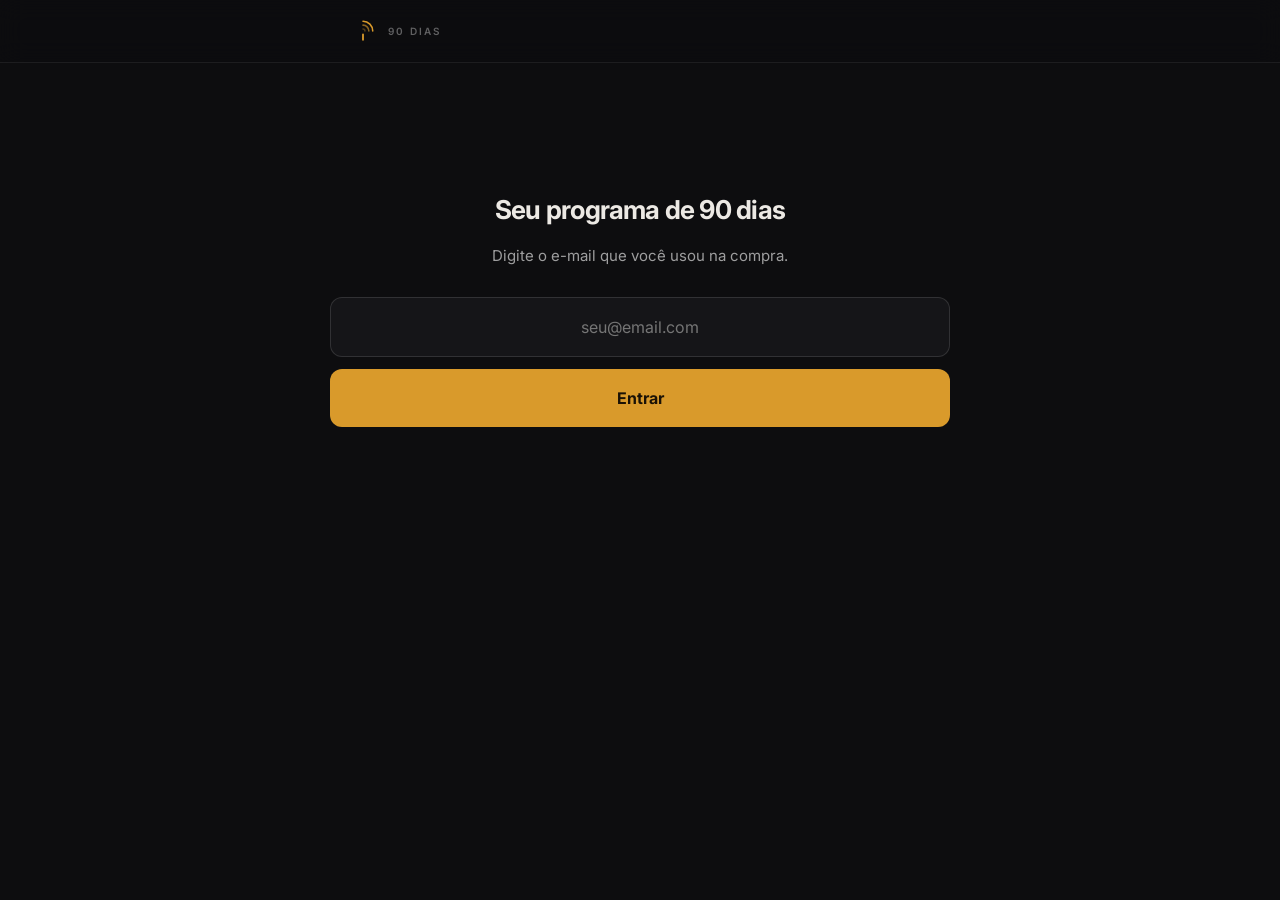
<file: 90dias/index.html>
<!DOCTYPE html>
<html lang="pt-BR">
<head>
<meta charset="utf-8">
<meta name="viewport" content="width=device-width,initial-scale=1,viewport-fit=cover">
<meta name="robots" content="noindex,nofollow">
<meta name="theme-color" content="#0d0d0f">
<title>Cérebro Rico — 90 Dias</title>
<link rel="icon" href="/icone.png">
<link rel="apple-touch-icon" href="/icone.png">
<link href="https://fonts.googleapis.com/css2?family=Inter:wght@400;500;600;700&display=swap" rel="stylesheet">
<style>
:root{
  --dark:#0d0d0f; --surf:#151518; --surf2:#1c1c21;
  --line:rgba(255,255,255,.07); --line2:rgba(255,255,255,.12);
  --gold:#d99a2b; --cream:#ece9e4;
  --t2:rgba(255,255,255,.6); --t3:rgba(255,255,255,.35); --body:#d8d4cd;
  --ok:#4a8f5e;
}
*{box-sizing:border-box;margin:0;padding:0;-webkit-tap-highlight-color:transparent}
body{
  background:var(--dark);color:var(--cream);
  font-family:Inter,-apple-system,BlinkMacSystemFont,"Segoe UI",Roboto,sans-serif;
  -webkit-font-smoothing:antialiased;font-size:16px;line-height:1.65;
  padding-bottom:env(safe-area-inset-bottom);
}
button,input{font:inherit;color:inherit}
button{background:none;border:0;cursor:pointer}
.wrap{max-width:620px;margin:0 auto;padding:0 20px}
.oculto{display:none!important}

/* topo */
header{
  border-bottom:1px solid var(--line);padding:18px 0;
  position:sticky;top:0;background:rgba(13,13,15,.92);
  backdrop-filter:blur(12px);z-index:20;
}
header .wrap{display:flex;align-items:center;gap:12px}
.simbolo{width:26px;height:26px;flex:0 0 26px}
.marca{font-size:10px;letter-spacing:.2em;text-transform:uppercase;color:var(--t3);font-weight:600;flex:1}
.sair{font-size:12.5px;color:var(--t3);text-decoration:underline;text-underline-offset:3px}

/* ---------- LOGIN ---------- */
#login{padding:14vh 0 60px;text-align:center}
#login h1{font-size:26px;font-weight:700;letter-spacing:-.03em;margin-bottom:12px}
#login p{color:var(--t2);font-size:15px;margin-bottom:28px}
.campo{
  width:100%;background:var(--surf);border:1px solid var(--line2);
  border-radius:12px;padding:16px 18px;font-size:16px;margin-bottom:12px;
  text-align:center;outline:none;
}
.campo:focus{border-color:var(--gold)}
.btn{
  width:100%;background:var(--gold);color:#1a1206;border-radius:12px;
  padding:16px;font-size:16px;font-weight:700;text-align:center;
}
.btn:active{transform:scale(.99)}
.btn[disabled]{opacity:.5}
.aviso{
  margin-top:18px;font-size:14px;color:#e0a878;line-height:1.5;
  background:rgba(196,98,45,.1);border:1px solid rgba(196,98,45,.25);
  border-radius:10px;padding:14px 16px;text-align:left;
}

/* ---------- PAINEL ---------- */
main{padding:30px 0 70px}
.titulo{font-size:24px;font-weight:700;letter-spacing:-.03em;margin-bottom:6px}
.sub{color:var(--t3);font-size:14px;margin-bottom:28px}

.bloco-lab{
  display:flex;align-items:center;gap:12px;margin:34px 0 14px;
}
.bloco-lab span{
  font-size:10px;letter-spacing:.18em;text-transform:uppercase;
  color:var(--gold);font-weight:700;white-space:nowrap;
}
.bloco-lab i{flex:1;height:1px;background:var(--line);display:block}
.bloco-desc{font-size:13.5px;color:var(--t3);margin:-6px 0 16px;font-style:italic}

.card{
  width:100%;text-align:left;display:flex;align-items:center;gap:15px;
  background:var(--surf);border:1px solid var(--line);border-radius:14px;
  padding:17px 18px;margin-bottom:10px;transition:border-color .15s;
}
.card:not(.trancada):hover{border-color:var(--line2)}
.card .num{
  flex:0 0 34px;height:34px;border-radius:10px;background:var(--surf2);
  display:grid;place-items:center;font-size:13px;font-weight:700;color:var(--gold);
}
.card .txt{flex:1;min-width:0}
.card .nome{font-size:15.5px;font-weight:600;line-height:1.35}
.card .meta{font-size:12.5px;color:var(--t3);margin-top:3px}
.card .seta{color:var(--t3);font-size:18px}
.card.trancada{opacity:.42;cursor:default}
.card.trancada .num{color:var(--t3)}
.card.feita .num{background:rgba(74,143,94,.18);color:var(--ok)}

/* ---------- LEITURA ---------- */
#semana{padding:24px 0 80px}
.voltar{
  font-size:13.5px;color:var(--t3);margin-bottom:22px;
  display:inline-flex;align-items:center;gap:6px;
}
#semana .lab{
  font-size:10px;letter-spacing:.18em;text-transform:uppercase;
  color:var(--gold);font-weight:700;display:block;margin-bottom:10px;
}
#semana h2{
  font-size:26px;font-weight:700;letter-spacing:-.03em;
  line-height:1.2;margin-bottom:26px;
}
#semana h3{
  font-size:11px;letter-spacing:.16em;text-transform:uppercase;
  color:var(--t3);font-weight:700;margin:36px 0 14px;
  padding-top:22px;border-top:1px solid var(--line);
}
#semana p{margin-bottom:17px;color:var(--body)}
#semana strong{color:var(--cream);font-weight:600}
#semana ul{margin:0 0 17px 20px;color:var(--body)}
#semana li{margin-bottom:8px}
.frase{
  border-left:3px solid var(--gold);background:rgba(217,154,43,.055);
  border-radius:0 10px 10px 0;padding:18px 20px;margin:24px 0;
}
.frase p{margin:0;color:var(--cream);font-weight:600;font-size:19px;line-height:1.35}
.linha{
  background:var(--surf);border:1px solid var(--line2);border-radius:10px;
  padding:14px 16px;margin:14px 0;font-family:ui-monospace,monospace;
  font-size:14px;color:var(--t2);
}
.criterio{
  background:var(--surf);border:1px solid var(--line2);
  border-radius:14px;padding:22px;margin:26px 0;
}
.criterio p:last-child{margin-bottom:0}

.marcar{
  width:100%;border:1px solid var(--line2);border-radius:12px;
  padding:16px;font-size:15px;font-weight:600;color:var(--t2);
  margin-top:30px;text-align:center;
}
.marcar.ativa{background:rgba(74,143,94,.14);border-color:rgba(74,143,94,.4);color:#7fc294}
</style>
</head>
<body>

<header>
  <div class="wrap">
    <svg class="simbolo" viewBox="0 0 40 40" fill="none">
      <path d="M20 5 A15 15 0 0 1 35 20" stroke="#d99a2b" stroke-width="2.4" stroke-linecap="round"/>
      <path d="M20 11 A9 9 0 0 1 29 20" stroke="#d99a2b" stroke-width="2.4" stroke-linecap="round" opacity=".62"/>
      <path d="M20 17 A3 3 0 0 1 23 20" stroke="#d99a2b" stroke-width="2.4" stroke-linecap="round" opacity=".34"/>
      <rect x="18.6" y="24" width="2.8" height="11" rx="1.4" fill="#d99a2b"/>
    </svg>
    <span class="marca">90 Dias</span>
    <button class="sair oculto" id="btSair">sair</button>
  </div>
</header>

<!-- LOGIN -->
<section id="login" class="wrap">
  <h1>Seu programa de 90 dias</h1>
  <p>Digite o e-mail que você usou na compra.</p>
  <input class="campo" id="email" type="email" inputmode="email"
         autocomplete="email" placeholder="seu@email.com">
  <button class="btn" id="btEntrar">Entrar</button>
  <div class="aviso oculto" id="aviso"></div>
</section>

<!-- PAINEL -->
<main id="painel" class="wrap oculto">
  <div class="titulo">As 12 semanas</div>
  <div class="sub" id="subInfo"></div>
  <div id="lista"></div>
</main>

<!-- LEITURA -->
<section id="semana" class="wrap oculto"></section>

<script>
/* ============================================================
   CONFIG — usa o mesmo config.js do app.
   Se este arquivo estiver na mesma pasta, o script abaixo o carrega.
   ============================================================ */
</script>
<script src="/config.js"></script>
<script>
const CFG = window.CEREBRO_RICO || {};

/* ============================================================
   CONTEÚDO DAS 12 SEMANAS
   ============================================================ */
const BLOCOS = [
  {n:1, nome:"Proteção",  faixa:[1,4],  desc:"O inimigo é a queda de urgência."},
  {n:2, nome:"Expansão",  faixa:[5,8],  desc:"O inimigo é a ambição."},
  {n:3, nome:"Autonomia", faixa:[9,12], desc:"O inimigo é a dependência do sistema."},
];

const SEMANAS = [
{
  n:1, titulo:"A armadilha do sucesso", bloco:1,
  html:`
<p>Você terminou 21 dias. Vale parar um segundo nisso, porque é provável que seja a primeira vez.</p>
<p>Agora eu preciso te avisar sobre o que vem, e não é o que você imagina.</p>
<p>O perigo das próximas semanas não é você falhar. É você melhorar.</p>
<p>Pense em por que você começou. Não a razão bonita — a real. Foi algum incômodo. Um prazo que estourou, uma conversa que doeu, uma noite em que você olhou pro dia e não achou nada. Tinha uma pressão, e ela te empurrou pra dentro do protocolo.</p>
<p>Essa pressão já diminuiu. Ela diminuiu <strong>porque você executou</strong>.</p>
<p>E aqui está o problema: o motivo que sustentava a ação era a dor. Sem a dor, a ação fica sem justificativa. Você não vai decidir parar. Vai só parar de ter um motivo pra continuar — e um dia a ação simplesmente não acontece, e você nem repara.</p>
<div class="frase"><p>Você não para porque falhou. Para porque melhorou.</p></div>
<p>É o que acontece com remédio. A pessoa toma dez dias, melhora no quinto, e para no sexto. O sintoma passou. Só que passou por causa do remédio.</p>
<p>A saída não é buscar mais dor. Gente que se obriga através do medo até funciona, mas por pouco tempo — e sai machucada.</p>
<p>A saída é <strong>trocar a razão</strong>.</p>
<p>Enquanto sua ação estiver justificada por um problema, ela vai durar exatamente o tempo que o problema durar. Quando ela passa a fazer parte de quem você é, ela não precisa mais de justificativa. Ninguém acorda decidindo se hoje vai escovar os dentes. Não é disciplina — é identidade. Você não avalia, só faz.</p>
<p>Essa troca não acontece sozinha. Ela acontece quando você nomeia.</p>
<h3>A ação da semana</h3>
<p>Escreva uma frase, à mão, e deixe onde você vê todo dia:</p>
<div class="linha">Eu sou alguém que ______________________</div>
<p>Preencha com a <strong>ação</strong>, nunca com o resultado.</p>
<ul>
<li><strong>Não:</strong> "sou alguém que vai ter um corpo melhor" — resultado depende de coisas fora do seu controle</li>
<li><strong>Sim:</strong> "sou alguém que treina de manhã" — ação depende só de você</li>
</ul>
<p>Cole por cima da razão antiga. Se a antiga estava escrita em algum lugar, tire.</p>
<h3>A revisão</h3>
<p>Nos últimos 7 dias, quantas vezes você pensou <em>"hoje eu podia pular"</em>?</p>
<p>Não é para se cobrar. É para você começar a reparar em quando esse pensamento aparece — porque ele aparece antes da falha, não durante.</p>`
},
{
  n:2, titulo:"Os ladrões de constância", bloco:1,
  html:`
<p>Você tem quase um mês de registro. Isso é dado suficiente pra fazer uma coisa que quase ninguém faz: <strong>procurar padrão nas suas falhas.</strong></p>
<p>A maioria das pessoas trata cada falha como evento isolado, e sempre com a mesma explicação — "faltou vontade". Só que "faltou vontade" não explica nada e não dá pra corrigir.</p>
<p>Repare no que costuma ser verdade:</p>
<p>Existem <strong>dias da semana</strong> em que você quase nunca executa. Quase sempre é o mesmo dia. Normalmente é aquele com reunião no fim da tarde, ou o dia depois do dia mais pesado, ou a sexta.</p>
<p>Existem <strong>lugares</strong> onde você nunca produz. Você já sabe qual é, e mesmo assim continua tentando lá.</p>
<p>Existem <strong>pessoas</strong> depois das quais você não executa. Não por mal — aquela conversa consome alguma coisa, e o que sobra não dá pra tarefa.</p>
<p>E existe o <strong>horário</strong>. Ação marcada pra depois das 19h falha muito mais do que ação marcada pras 7h. Não é preguiça: à noite você já gastou o dia inteiro decidindo, e o que resta não sustenta uma decisão difícil.</p>
<div class="frase"><p>Nenhuma dessas coisas está dentro de você. Todas estão na volta.</p></div>
<p>E é por isso que "se esforçar mais" não resolve — você está tentando vencer na força um problema que é de arquitetura.</p>
<p>O que resolve é mudar a condição. Você não precisa de mais vontade na sexta. Precisa que a sexta não peça vontade.</p>
<h3>A ação da semana</h3>
<p>Abra seu registro dos últimos 30 dias. Responda com número, não com impressão:</p>
<ul>
<li>Qual dia da semana concentra suas falhas?</li>
<li>O que acontece nesse dia que não acontece nos outros?</li>
<li>Crie uma regra concreta só pra ele.</li>
</ul>
<p>A regra precisa ser específica e verificável:</p>
<ul>
<li><strong>Não:</strong> "na sexta vou me esforçar mais"</li>
<li><strong>Sim:</strong> "na sexta eu executo às 7h, antes de tudo, em vez de às 19h"</li>
<li><strong>Sim:</strong> "na quarta eu faço a versão curta, porque quarta tem reunião às 18h"</li>
</ul>
<p>Uma regra. Para um dia. Não mexa no resto.</p>
<h3>A revisão</h3>
<p>Qual foi o dia da semana com mais falhas — e a regra que você criou pra ele resolveu?</p>`
},
{
  n:3, titulo:"A versão de dia ruim", bloco:1,
  html:`
<p>Vai existir o dia em que não sobra nada.</p>
<p>Você dormiu quatro horas. Alguém adoeceu. O trabalho virou. Você está doente. Não é falta de vontade — é um dia em que a vida ocupou o espaço todo.</p>
<p>Nesse dia, tentar a versão completa é a forma mais rápida de quebrar a sequência.</p>
<p>O raciocínio é simples e é o que derruba quase todo mundo: você olha pro que precisa fazer, vê que não vai conseguir hoje, e conclui que hoje não dá. Aí não faz nada. E o problema não é o dia perdido — é que o dia seguinte fica mais fácil de perder, porque a sequência já quebrou e não tem mais nada pra proteger.</p>
<p>O que salva é ter, <strong>decidido de antes</strong>, uma versão que cabe em qualquer dia.</p>
<div class="frase"><p>Não é a versão que serve. É a versão que impede a quebra.</p></div>
<p>Duas flexões não te deixam mais forte. Uma frase escrita não é um capítulo. Cinco minutos de estudo não ensinam nada. Mas todas as três mantêm a linha inteira, e uma linha inteira é o que produz resultado ao longo de meses.</p>
<p>Tem uma condição, e ela é a parte que mais gente ignora: <strong>a versão reduzida precisa estar treinada antes de ser necessária.</strong></p>
<p>Se você só for pensar nela no dia ruim, não vai pensar. No dia ruim você não tem capacidade de improvisar — é justamente o dia em que sua cabeça não está disponível pra decidir nada.</p>
<h3>A ação da semana</h3>
<p><strong>1.</strong> Defina agora a versão que leva menos de 2 minutos:</p>
<div class="linha">No dia ruim, eu ______________________</div>
<p>Precisa ser tão pequena que pareça ridícula. Se você sentir que é pouco demais, provavelmente está no tamanho certo.</p>
<p><strong>2. Teste hoje</strong>, mesmo estando bem. Faça a versão de 2 minutos uma vez, hoje, de propósito. Isso não é desperdício — é o que faz ela existir na sua cabeça como opção real quando você precisar.</p>
<p><strong>3.</strong> Escreva ela junto com a frase de identidade da semana 1.</p>
<h3>A revisão</h3>
<p>Você usou a versão reduzida alguma vez esta semana? Em que dia — e como você se sentiu depois?</p>`
},
{
  n:4, titulo:"Revisão de 30 dias", bloco:1, revisao:true,
  html:`
<p>Chegou a hora de contar.</p>
<p>Isso importa mais do que parece, porque a sensação de estar indo bem ou mal quase nunca é medida contra fatos.</p>
<p>Acontece assim: alguém executa 24 dos últimos 30. Falha em três dias seguidos numa semana ruim. E é aquela semana que fica na memória — porque falha é vívida e execução é invisível. No dia 30, essa pessoa jura que executou uns doze. E desiste com <strong>24 dias de execução no currículo</strong>, achando que fracassou.</p>
<p>Contar corrige isso. É a coisa mais simples deste programa inteiro e uma das mais úteis.</p>
<p>E tem uma segunda função: te dizer se você deve avançar ou repetir.</p>
<p>Isso não é um julgamento sobre você. É informação sobre o <strong>tamanho da sua ação</strong>. Se você executou pouco, a ação está grande demais pra sua rotina de hoje — e adicionar uma segunda em cima disso derruba as duas.</p>
<h3>A ação da semana</h3>
<p><strong>1.</strong> Antes de contar, anote quantos dias você <em>acha</em> que executou. Depois conte de verdade.</p>
<div class="linha">Eu achava: ______ &nbsp;·&nbsp; Foi: ______ de 30</div>
<p><strong>2.</strong> Responda:</p>
<ul>
<li>Qual foi a maior coisa que saiu neste mês por causa disso?</li>
<li>Qual foi a semana mais difícil, e o que estava acontecendo nela?</li>
</ul>
<h3>O critério</h3>
<div class="criterio">
<p><strong>20 ou mais dos 30?</strong> O sistema está de pé. Siga para o Bloco 2 na semana que vem.</p>
<p><strong>Menos de 20?</strong> Não avance. Sua ação ainda está grande demais.</p>
<p>Reduza pela metade — literalmente metade: se são 20 minutos, passa a ser 10 — e repita este bloco por mais quatro semanas.</p>
<p>Isso não é recomeçar. Nada zerou. Você continua com o mesmo tempo de estrada, só com uma ação do tamanho que a sua rotina real comporta.</p>
</div>
<p>Quase todo mundo que abandona esse tipo de programa abandona por ter avançado quando devia ter reduzido.</p>`
},
/* --- BLOCO 2 e 3: estrutura publicada, leitura completa em produção --- */
{n:5,  titulo:"A regra da adição",        bloco:2, breve:"Seu instinto vai querer aumentar assim que ficar fácil. Não aumente — a facilidade é sinal de que está funcionando."},
{n:6,  titulo:"A segunda ação",           bloco:2, breve:"Uma coisa de cada vez, nunca duas ao mesmo tempo. A segunda entra pelo mesmo processo da primeira, do começo."},
{n:7,  titulo:"A colisão",                bloco:2, breve:"Quando duas ações competem pelo mesmo horário, uma morre. Quase sempre a nova mata a antiga."},
{n:8,  titulo:"Revisão de 60 dias",       bloco:2, revisao:true, breve:"Conte os dois hábitos separadamente. Um hábito de pé vale mais que dois pela metade."},
{n:9,  titulo:"O protocolo de retorno",   bloco:3, breve:"Sumir uma semana inteira vai acontecer. Sem plano escrito antes, o retorno não acontece."},
{n:10, titulo:"Tirar o andaime",          bloco:3, breve:"Lembrete, quadro, alarme. Andaime serve para construir, não para morar."},
{n:11, titulo:"O teste do dia caótico",   bloco:3, breve:"Hábito não se testa em semana normal. Se testa no dia em que tudo dá errado."},
{n:12, titulo:"Revisão de 90 dias",       bloco:3, revisao:true, breve:"Recalcule as horas por ano. Conte os 90 dias. Decida o que vem depois."},
];

/* ============================================================
   ESTADO
   ============================================================ */
const App = { email:"", nivel:"", token:"", inicio:"" };

const HOJE = () => new Date().toISOString().slice(0,10);
const diasEntre = (a,b) =>
  Math.round((new Date(b+"T00:00:00") - new Date(a+"T00:00:00")) / 86400000);

/** Semana N abre no dia 21 + 7*(N-1) do protocolo */
const abreNoDia = n => 21 + 7*(n-1);

function decorridos(){
  if (!App.inicio) return 0;
  return diasEntre(App.inicio, HOJE());
}
function liberada(n){ return decorridos() >= abreNoDia(n); }

function dataDeAbertura(n){
  if (!App.inicio) return "";
  const d = new Date(App.inicio+"T00:00:00");
  d.setDate(d.getDate() + abreNoDia(n));
  return d.toLocaleDateString("pt-BR",{day:"2-digit",month:"short"});
}

/* marcação local — o registro fica no aparelho */
const chaveFeitas = () => "cr90:" + App.email;
function feitas(){
  try { return JSON.parse(localStorage.getItem(chaveFeitas()) || "[]"); }
  catch { return []; }
}
function alterna(n){
  const f = feitas();
  const i = f.indexOf(n);
  if (i >= 0) f.splice(i,1); else f.push(n);
  localStorage.setItem(chaveFeitas(), JSON.stringify(f));
  return f.includes(n);
}

/* ============================================================
   API — mesma função do app
   ============================================================ */
const API = {
  endereco(){ return String(CFG.SUPABASE_URL||"").replace(/\/+$/,"") + "/functions/v1/acesso"; },
  cabecalhos(){
    const h = {"content-type":"application/json"};
    const k = CFG.SUPABASE_ANON_KEY;
    if (k){ h["apikey"]=k; h["Authorization"]="Bearer "+k; }
    return h;
  },
  async chama(acao, dados){
    const r = await fetch(this.endereco(), {
      method:"POST", headers:this.cabecalhos(),
      body: JSON.stringify({acao, ...dados})
    });
    return r.json();
  }
};

/* ============================================================
   TELAS
   ============================================================ */
const $ = id => document.getElementById(id);

function mostra(qual){
  ["login","painel","semana"].forEach(t => $(t).classList.toggle("oculto", t!==qual));
  $("btSair").classList.toggle("oculto", qual==="login");
  window.scrollTo(0,0);
}

function erro(msg){
  const a = $("aviso");
  a.innerHTML = msg;
  a.classList.remove("oculto");
}

async function entrar(){
  const email = $("email").value.trim().toLowerCase();
  if (!email.includes("@")) return erro("Digite um e-mail válido.");

  $("btEntrar").disabled = true;
  $("btEntrar").textContent = "Verificando…";
  $("aviso").classList.add("oculto");

  let r;
  try { r = await API.chama("entrar", {email}); }
  catch { r = null; }

  $("btEntrar").disabled = false;
  $("btEntrar").textContent = "Entrar";

  if (!r) return erro("Não consegui verificar seu acesso agora. Tente de novo em instantes.");

  if (!r.ok){
    if (r.motivo === "sem_compra")
      return erro("Não encontrei uma compra com esse e-mail.<br><br>Confira se digitou o mesmo e-mail usado no pagamento. Se comprou com outro, escreva para o suporte que a gente ajusta.");
    if (r.motivo === "reembolsado" || r.motivo === "chargeback")
      return erro("Este acesso foi encerrado.");
    return erro("Não consegui liberar o acesso. Fale com o suporte.");
  }

  // só quem tem o 90 Dias
  const NIVEIS_90 = ["protocolo90","protocolo90_simples","assinante"];
  if (!NIVEIS_90.includes(r.nivel)){
    return erro("Este e-mail tem acesso ao protocolo de 21 dias, mas ainda não ao programa de 90 dias.<br><br>Se você comprou o 90 Dias e está vendo isso, escreva para o suporte.");
  }

  App.email  = email;
  App.nivel  = r.nivel;
  App.token  = r.token;
  App.inicio = (r.progresso && r.progresso.inicio) || HOJE();
  localStorage.setItem("cr90:email", email);

  desenhaPainel();
  mostra("painel");
}

function desenhaPainel(){
  const d = decorridos();
  const abertas = SEMANAS.filter(s => liberada(s.n)).length;
  $("subInfo").textContent =
    `Dia ${d} do seu protocolo · ${abertas} de 12 semanas abertas`;

  const f = feitas();
  let html = "";

  for (const b of BLOCOS){
    html += `<div class="bloco-lab"><span>Bloco ${b.n} · ${b.nome}</span><i></i></div>`;
    html += `<div class="bloco-desc">${b.desc}</div>`;

    for (const s of SEMANAS.filter(x => x.bloco === b.n)){
      const ok   = liberada(s.n);
      const done = f.includes(s.n);
      const meta = ok
        ? (done ? "concluída" : "disponível")
        : `abre ${dataDeAbertura(s.n)}`;
      html += `
        <button class="card ${ok?"":"trancada"} ${done?"feita":""}"
                ${ok?`data-semana="${s.n}"`:"disabled"}>
          <span class="num">${ok && done ? "✓" : s.n}</span>
          <span class="txt">
            <span class="nome">${s.titulo}</span>
            <span class="meta">Semana ${s.n} · ${meta}</span>
          </span>
          <span class="seta">${ok?"›":"·"}</span>
        </button>`;
    }
  }
  $("lista").innerHTML = html;

  $("lista").querySelectorAll("[data-semana]").forEach(b => {
    b.onclick = () => abreSemana(+b.dataset.semana);
  });
}

function abreSemana(n){
  const s = SEMANAS.find(x => x.n === n);
  if (!s) return;
  const b = BLOCOS.find(x => x.n === s.bloco);
  const done = feitas().includes(n);

  // downsell: sem o roteiro guiado das revisões
  const simples = App.nivel === "protocolo90_simples";

  let corpo = s.html || `
    <p>${s.breve}</p>
    <div class="criterio">
      <p><strong>Esta semana está sendo finalizada.</strong></p>
      <p>O conteúdo completo é publicado antes da data de abertura. Você não perde nada — a semana só abre quando estiver aqui.</p>
    </div>`;

  if (simples && s.revisao){
    corpo = corpo.replace(/<h3>O critério<\/h3>[\s\S]*?(?=<p>Quase todo mundo|$)/,
      `<h3>O critério</h3>
       <div class="criterio">
         <p>Conte os dias executados nos últimos 30 e compare com o que você achava antes de contar.</p>
         <p><strong>20 ou mais:</strong> siga. <strong>Menos de 20:</strong> reduza a ação pela metade e repita o bloco.</p>
       </div>`);
  }

  $("semana").innerHTML = `
    <button class="voltar" id="btVoltar">‹ todas as semanas</button>
    <span class="lab">Bloco ${b.n} · ${b.nome}</span>
    <h2>${s.titulo}</h2>
    ${corpo}
    <button class="marcar ${done?"ativa":""}" id="btMarcar">
      ${done ? "✓ Semana concluída" : "Marcar semana como concluída"}
    </button>`;

  $("btVoltar").onclick = () => { desenhaPainel(); mostra("painel"); };
  $("btMarcar").onclick = () => {
    const agora = alterna(n);
    $("btMarcar").classList.toggle("ativa", agora);
    $("btMarcar").textContent = agora ? "✓ Semana concluída" : "Marcar semana como concluída";
  };

  mostra("semana");
}

/* ============================================================
   INÍCIO
   ============================================================ */
$("btEntrar").onclick = entrar;
$("email").addEventListener("keydown", e => { if (e.key === "Enter") entrar(); });
$("btSair").onclick = () => {
  localStorage.removeItem("cr90:email");
  App.email = ""; $("email").value = ""; mostra("login");
};

const salvo = localStorage.getItem("cr90:email");
if (salvo){ $("email").value = salvo; entrar(); }
</script>
</body>
</html>
</file>
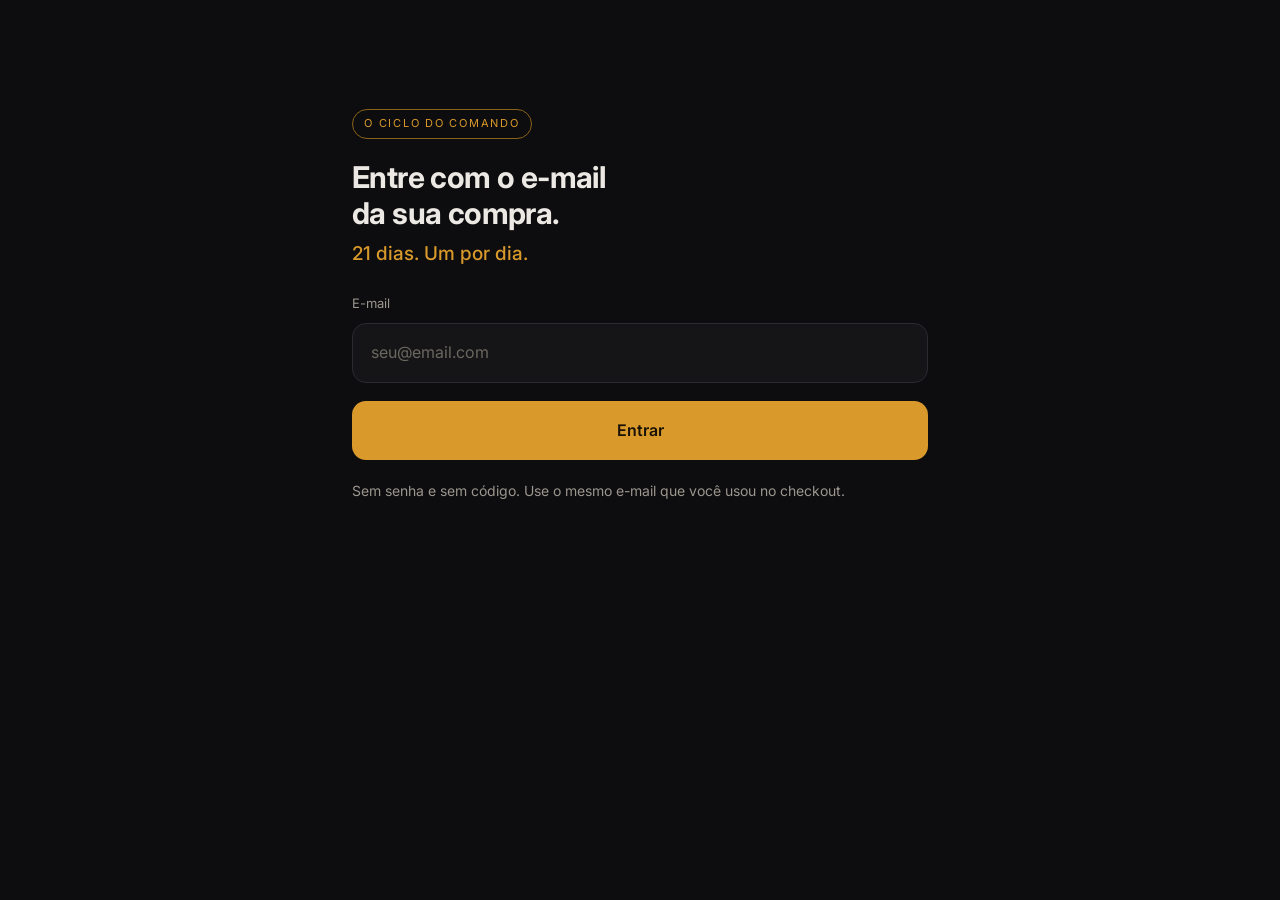
<file: app/index.html>
<!DOCTYPE html>
<html lang="pt-BR">
<head>
<meta charset="utf-8">
<meta name="viewport" content="width=device-width, initial-scale=1, viewport-fit=cover">
<meta name="theme-color" content="#0d0d0f">
<title>Cérebro Rico — O Ciclo do Comando</title>
<link rel="manifest" href="/manifest.json">
<link rel="apple-touch-icon" href="/icone.png">
<meta name="apple-mobile-web-app-capable" content="yes">
<meta name="apple-mobile-web-app-status-bar-style" content="black-translucent">
<link rel="preconnect" href="https://fonts.googleapis.com">
<link rel="preconnect" href="https://fonts.gstatic.com" crossorigin>
<link href="https://fonts.googleapis.com/css2?family=Inter:wght@400;500;600;700&display=swap" rel="stylesheet">
<style>
/* ==========================================================
   CÉREBRO RICO — estilos
   ========================================================== */
:root{
  --bg:#0d0d0f;
  --bg-2:#151518;
  --bg-3:#1c1c21;
  --linha:#2a2a31;
  --txt:#ece9e4;
  --txt-2:#9b968e;
  --txt-3:#6b675f;
  --acento:#d99a2b;
  --acento-escuro:#8a6218;
  --ok:#5f9c6a;
  --alerta:#c4622d;
  --raio:14px;
  --max:620px;
}
*{box-sizing:border-box;margin:0;padding:0;-webkit-tap-highlight-color:transparent}
html,body{height:100%}
body{
  background:var(--bg);
  color:var(--txt);
  font-family:Inter,-apple-system,BlinkMacSystemFont,"Segoe UI",Roboto,sans-serif;
  font-size:17px;
  line-height:1.6;
  -webkit-font-smoothing:antialiased;
  padding-bottom:env(safe-area-inset-bottom);
}
.wrap{max-width:var(--max);margin:0 auto;padding:0 22px}
.view{display:none;animation:sobe .35s ease}
.view.on{display:block}
@keyframes sobe{from{opacity:0;transform:translateY(8px)}to{opacity:1;transform:none}}

/* ---------- tipografia ---------- */
h1{font-size:30px;line-height:1.2;font-weight:700;letter-spacing:-.02em}
h2{font-size:23px;line-height:1.25;font-weight:600;letter-spacing:-.015em}
h3{font-size:15px;font-weight:600;letter-spacing:.09em;text-transform:uppercase;color:var(--txt-3)}
p{margin-bottom:17px}
.linha-destaque{
  font-size:19px;color:var(--acento);font-weight:500;
  margin:10px 0 26px;line-height:1.4;
}
.leitura p{color:#d8d4cd}
.leitura p:last-child{margin-bottom:0}

/* ---------- topo ---------- */
.topo{
  position:sticky;top:0;z-index:20;background:rgba(13,13,15,.93);
  backdrop-filter:blur(12px);border-bottom:1px solid var(--linha);
}
.topo-in{
  max-width:var(--max);margin:0 auto;padding:14px 22px;
  display:flex;align-items:center;justify-content:space-between;gap:12px;
}
.marca{font-size:13px;font-weight:700;letter-spacing:.13em;text-transform:uppercase}
.marca span{color:var(--acento)}
.btn-txt{
  background:none;border:none;color:var(--txt-3);font:inherit;font-size:13px;
  cursor:pointer;padding:6px 2px;
}
.btn-txt:hover{color:var(--txt-2)}

/* ---------- botões ---------- */
.btn{
  display:block;width:100%;padding:17px 20px;border:none;border-radius:var(--raio);
  font:inherit;font-size:16px;font-weight:600;cursor:pointer;text-align:center;
  transition:transform .12s ease,opacity .12s ease;
}
.btn:active{transform:scale(.985)}
.btn:disabled{opacity:.4;cursor:default}
.btn-1{background:var(--acento);color:#1a1206}
.btn-2{background:var(--bg-3);color:var(--txt);border:1px solid var(--linha)}
.btn-3{background:none;color:var(--txt-3);border:1px solid transparent;font-weight:500}
.btn+.btn{margin-top:11px}

/* ---------- campos ---------- */
input{
  width:100%;padding:16px 18px;border-radius:var(--raio);
  background:var(--bg-2);border:1px solid var(--linha);color:var(--txt);
  font:inherit;font-size:16px;
}
input:focus{outline:none;border-color:var(--acento-escuro)}
input::placeholder{color:var(--txt-3)}
label{display:block;font-size:13px;color:var(--txt-2);margin-bottom:9px}
.campo{margin-bottom:18px}

/* ---------- login ---------- */
#v-login{padding-top:12vh;padding-bottom:40px}
.selo{
  display:inline-block;font-size:11px;letter-spacing:.16em;text-transform:uppercase;
  color:var(--acento);border:1px solid var(--acento-escuro);
  padding:5px 11px;border-radius:100px;margin-bottom:20px;
}
.aviso{
  font-size:14px;color:var(--txt-2);margin-top:20px;line-height:1.55;
}
.erro{
  background:rgba(196,98,45,.11);border:1px solid rgba(196,98,45,.35);
  color:#e8a882;padding:13px 16px;border-radius:11px;font-size:14.5px;margin-bottom:18px;
  line-height:1.55;
}

/* ---------- mapa das fases ---------- */
.cabecalho{padding:34px 0 26px}
.progresso-linha{
  display:flex;align-items:baseline;gap:10px;margin-top:6px;
}
.progresso-num{font-size:44px;font-weight:700;letter-spacing:-.03em;line-height:1}
.progresso-de{color:var(--txt-3);font-size:15px}

.grade{display:grid;grid-template-columns:repeat(7,1fr);gap:7px;margin:22px 0 8px}
.cel{
  aspect-ratio:1;border-radius:9px;background:var(--bg-2);border:1px solid var(--linha);
  display:flex;align-items:center;justify-content:center;
  font-size:13px;font-weight:600;color:var(--txt-3);
}
.cel.feito{background:var(--acento);border-color:var(--acento);color:#1a1206}
.cel.falhou{background:var(--bg-2);border-color:rgba(196,98,45,.5);color:var(--alerta)}
.cel.atual{border-color:var(--acento);color:var(--acento);box-shadow:0 0 0 3px rgba(217,154,43,.13)}
.legenda{display:flex;gap:16px;font-size:12.5px;color:var(--txt-3);margin-bottom:30px}
.legenda i{width:9px;height:9px;border-radius:3px;display:inline-block;margin-right:5px;vertical-align:middle}

.fase{
  border:1px solid var(--linha);border-radius:var(--raio);
  padding:20px;margin-bottom:13px;background:var(--bg-2);
}
.fase.ativa{border-color:var(--acento-escuro);background:rgba(217,154,43,.05)}
.fase.completa{opacity:.55}
.fase-topo{display:flex;justify-content:space-between;align-items:center;margin-bottom:7px}
.fase-nome{font-size:19px;font-weight:600}
.fase-dias{font-size:12px;color:var(--txt-3);letter-spacing:.05em}
.fase-desc{font-size:14.5px;color:var(--txt-2);line-height:1.55}
.fase-barra{height:3px;background:var(--bg-3);border-radius:3px;margin-top:14px;overflow:hidden}
.fase-barra i{display:block;height:100%;background:var(--acento);border-radius:3px;transition:width .5s ease}

.rodape-mapa{padding:26px 0 44px}

/* ---------- tela do dia ---------- */
.dia-topo{padding:30px 0 4px}
.dia-etiqueta{
  font-size:12px;letter-spacing:.15em;text-transform:uppercase;color:var(--txt-3);
  margin-bottom:12px;
}
.dia-etiqueta b{color:var(--acento);font-weight:600}
.leitura{padding-bottom:8px}

.cartao-acao{
  background:var(--bg-2);border:1px solid var(--linha);border-radius:var(--raio);
  padding:22px;margin:30px 0 26px;
}
.acao-topo{display:flex;justify-content:space-between;align-items:baseline;gap:12px;margin-bottom:4px}
.acao-titulo{font-size:19px;font-weight:600}
.acao-tempo{font-size:12px;color:var(--txt-3);white-space:nowrap}
.passos{list-style:none;counter-reset:p;margin-top:18px}
.passos li{
  counter-increment:p;position:relative;padding-left:34px;margin-bottom:15px;
  font-size:15.5px;line-height:1.55;color:#d8d4cd;
}
.passos li:last-child{margin-bottom:0}
.passos li::before{
  content:counter(p);position:absolute;left:0;top:1px;
  width:23px;height:23px;border-radius:50%;background:var(--bg-3);
  color:var(--acento);font-size:12px;font-weight:700;
  display:flex;align-items:center;justify-content:center;
}

.checkin{border-top:1px solid var(--linha);padding:26px 0 44px}
.checkin-pergunta{font-size:18px;font-weight:500;margin-bottom:20px;line-height:1.45}

/* ---------- espera / recaída / final ---------- */
.centro{padding:14vh 0 60px;text-align:center}
.centro .icone{font-size:40px;margin-bottom:20px;color:var(--acento)}
.centro p{color:var(--txt-2);font-size:16px}
.caixa-recaida{
  border:1px solid rgba(196,98,45,.3);background:rgba(196,98,45,.06);
  border-radius:var(--raio);padding:22px;margin:26px 0;
}
.caixa-recaida p{color:#d8d4cd;font-size:15.5px}
.caixa-recaida p:last-child{margin-bottom:0}
.regra{
  font-size:17px;font-weight:600;color:var(--acento);
  border-left:3px solid var(--acento);padding-left:16px;margin:26px 0;line-height:1.45;
}
.mini{font-size:13px;color:var(--txt-3);margin-top:26px;line-height:1.6}
.carregando{text-align:center;padding:22vh 0;color:var(--txt-3);font-size:15px}

/* ---------- anel de progresso ---------- */
.painel-topo{display:flex;align-items:center;gap:22px;padding:30px 0 24px}
.anel{position:relative;width:118px;height:118px;flex-shrink:0}
.anel svg{transform:rotate(-90deg);display:block}
.anel .trilho{fill:none;stroke:var(--bg-3);stroke-width:9}
.anel .barra{
  fill:none;stroke:var(--acento);stroke-width:9;stroke-linecap:round;
  transition:stroke-dashoffset 1.1s cubic-bezier(.22,1,.36,1);
}
.anel .centro{
  position:absolute;inset:0;display:flex;flex-direction:column;
  align-items:center;justify-content:center;line-height:1;
}
.anel .n{font-size:34px;font-weight:700;letter-spacing:-.03em}
.anel .de{font-size:11px;color:var(--txt-3);margin-top:3px;letter-spacing:.06em}
.painel-txt h3{margin-bottom:7px}
.painel-txt .frase{font-size:15px;color:var(--txt-2);line-height:1.5}

/* ---------- célula que acabou de ser marcada ---------- */
@keyframes pulsa{
  0%{transform:scale(1)}
  40%{transform:scale(1.22)}
  100%{transform:scale(1)}
}
.cel.nova{animation:pulsa .5s cubic-bezier(.22,1,.36,1)}

/* ---------- cartão de lembrete ---------- */
.lembrete{
  border:1px solid var(--linha);background:var(--bg-2);border-radius:var(--raio);
  padding:19px;margin-top:22px;
}
.lembrete h4{font-size:16px;font-weight:600;margin-bottom:5px}
.lembrete p{font-size:14px;color:var(--txt-2);margin-bottom:15px;line-height:1.55}
.lembrete-linha{display:flex;gap:10px;align-items:center}
.lembrete-linha input{flex:0 0 118px;text-align:center;padding:13px 10px;font-size:16px}
.lembrete-linha button{
  flex:1;padding:13px 14px;border-radius:var(--raio);border:none;
  background:var(--acento);color:#1a1206;font:inherit;font-size:14.5px;font-weight:600;cursor:pointer;
}
.lembrete .ok{color:var(--ok);font-size:13.5px;margin-top:12px;line-height:1.55;display:none}
.lembrete .ok.on{display:block}

/* ---------- tela de virada de fase ---------- */
.fase-selo{
  display:inline-block;font-size:11px;letter-spacing:.17em;text-transform:uppercase;
  color:var(--acento);border:1px solid var(--acento-escuro);
  padding:6px 13px;border-radius:100px;margin-bottom:22px;
}
.fase-num{font-size:72px;font-weight:700;color:var(--acento);line-height:1;letter-spacing:-.04em}
.fase-marcos{display:flex;gap:9px;justify-content:center;margin:30px 0 34px}
.fase-marco{
  width:52px;height:5px;border-radius:4px;background:var(--bg-3);
  transition:background .6s ease;
}
.fase-marco.feita{background:var(--acento)}
.fase-marco.agora{background:var(--acento-escuro)}
@keyframes surge{from{opacity:0;transform:translateY(14px)}to{opacity:1;transform:none}}
#v-fase .anima{animation:surge .6s cubic-bezier(.22,1,.36,1) both}
#v-fase .a2{animation-delay:.14s}
#v-fase .a3{animation-delay:.28s}
#v-fase .a4{animation-delay:.42s}
</style>
</head>
<body>

<header class="topo" id="topo" style="display:none">
  <div class="topo-in">
    <div class="marca">Cérebro <span>Rico</span></div>
    <div style="display:flex;gap:14px;align-items:center">
      <button class="btn-txt" id="btn-som" aria-label="Ligar ou desligar o som">Som: on</button>
      <button class="btn-txt" id="btn-sair">Sair</button>
    </div>
  </div>
</header>

<div id="boot" class="carregando">Carregando…</div>

<main class="wrap">

  <!-- ============ LOGIN ============ -->
  <section class="view" id="v-login">
    <div class="selo">O Ciclo do Comando</div>
    <h1>Entre com o e-mail<br>da sua compra.</h1>
    <p class="linha-destaque">21 dias. Um por dia.</p>

    <div id="login-erro"></div>

    <div class="campo">
      <label for="in-email">E-mail</label>
      <input type="email" id="in-email" placeholder="seu@email.com" autocomplete="email" inputmode="email">
    </div>
    <button class="btn btn-1" id="btn-entrar">Entrar</button>
    <p class="aviso">Sem senha e sem código. Use o mesmo e-mail que você usou no checkout.</p>
  </section>

  <!-- ============ MAPA DAS FASES ============ -->
  <section class="view" id="v-mapa">
    <div class="painel-topo">
      <div class="anel">
        <svg viewBox="0 0 118 118" width="118" height="118" aria-hidden="true">
          <circle class="trilho" cx="59" cy="59" r="52"></circle>
          <circle class="barra" id="m-barra" cx="59" cy="59" r="52"></circle>
        </svg>
        <div class="centro">
          <div class="n" id="m-feitos">0</div>
          <div class="de">DE 21</div>
        </div>
      </div>
      <div class="painel-txt">
        <h3>Seu progresso</h3>
        <div class="frase" id="m-frase"></div>
      </div>
    </div>

    <div class="grade" id="m-grade"></div>
    <div class="legenda">
      <span><i style="background:var(--acento)"></i>Feito</span>
      <span><i style="background:var(--bg-2);border:1px solid var(--alerta)"></i>Falhou</span>
      <span><i style="background:var(--bg-2);border:1px solid var(--linha)"></i>Pela frente</span>
    </div>

    <div id="m-fases"></div>

    <div class="lembrete">
      <h4>Lembrete diário</h4>
      <p>Escolha o horário e adicione ao calendário do celular. Ele avisa todo dia até o dia 21.</p>
      <div class="lembrete-linha">
        <input type="time" id="lem-hora" value="07:00" aria-label="Horário do lembrete">
        <button id="btn-lembrete">Ativar lembrete</button>
      </div>
      <div class="ok" id="lem-ok">
        Arquivo baixado. Abra ele e confirme para o lembrete entrar no seu calendário.
      </div>
    </div>

    <div class="rodape-mapa">
      <button class="btn btn-1" id="btn-abrir-dia">Abrir o dia</button>
    </div>
  </section>

  <!-- ============ VIRADA DE FASE ============ -->
  <section class="view" id="v-fase">
    <div style="padding:11vh 0 60px;text-align:center">
      <div class="fase-selo anima" id="fa-selo"></div>
      <div class="fase-num anima a2" id="fa-num"></div>
      <h2 class="anima a2" style="margin-top:16px" id="fa-titulo"></h2>
      <p class="linha-destaque anima a3" id="fa-promessa" style="margin-top:12px"></p>

      <div class="fase-marcos anima a3">
        <div class="fase-marco" id="fa-m1"></div>
        <div class="fase-marco" id="fa-m2"></div>
        <div class="fase-marco" id="fa-m3"></div>
      </div>

      <p class="anima a4" id="fa-texto" style="color:var(--txt-2);font-size:15.5px;text-align:left"></p>

      <div class="anima a4" style="margin-top:30px">
        <button class="btn btn-1" id="btn-fase-ok">Continuar</button>
      </div>
    </div>
  </section>

  <!-- ============ TELA DO DIA ============ -->
  <section class="view" id="v-dia">
    <div class="dia-topo">
      <div class="dia-etiqueta" id="d-etiqueta"></div>
      <h2 id="d-titulo"></h2>
      <p class="linha-destaque" id="d-linha"></p>
    </div>

    <div class="leitura" id="d-leitura"></div>

    <div class="cartao-acao">
      <div class="acao-topo">
        <div class="acao-titulo" id="d-acao-titulo"></div>
        <div class="acao-tempo" id="d-acao-tempo"></div>
      </div>
      <ol class="passos" id="d-passos"></ol>
    </div>

    <div class="checkin">
      <div class="checkin-pergunta" id="d-checkin"></div>
      <button class="btn btn-1" id="btn-fiz">Fiz</button>
      <button class="btn btn-2" id="btn-nao-fiz">Não fiz hoje</button>
      <button class="btn btn-3" id="btn-voltar-mapa">Voltar</button>
    </div>
  </section>

  <!-- ============ ESPERA (dia já concluído) ============ -->
  <section class="view" id="v-espera">
    <div class="centro">
      <div class="icone">✓</div>
      <h2 id="e-titulo">Dia concluído.</h2>
      <p id="e-texto" style="margin-top:14px">O próximo dia abre amanhã. Não adianta adiantar — o intervalo faz parte do método.</p>
      <div style="margin-top:34px">
        <button class="btn btn-2" id="btn-espera-mapa">Ver meu progresso</button>
      </div>
    </div>
  </section>

  <!-- ============ RECAÍDA ============ -->
  <section class="view" id="v-recaida">
    <div class="dia-topo">
      <div class="dia-etiqueta">Registro</div>
      <h2 id="r-titulo"></h2>
      <p class="linha-destaque" id="r-linha"></p>
    </div>

    <div class="caixa-recaida" id="r-leitura"></div>

    <div class="regra">Falhar um dia é um dia.<br>Falhar dois é uma decisão.</div>

    <div class="cartao-acao">
      <div class="acao-topo">
        <div class="acao-titulo" id="r-acao-titulo"></div>
        <div class="acao-tempo" id="r-acao-tempo"></div>
      </div>
      <ol class="passos" id="r-passos"></ol>
    </div>

    <div style="padding-bottom:44px">
      <button class="btn btn-1" id="btn-recaida-ok">Entendi. Volto amanhã.</button>
      <p class="mini">Seu progresso não foi apagado. Você continua exatamente onde estava.</p>
    </div>
  </section>

  <!-- ============ FINAL ============ -->
  <section class="view" id="v-final">
    <div class="dia-topo">
      <div class="dia-etiqueta"><b>Ciclo completo</b></div>
      <h2 id="f-titulo"></h2>
      <p class="linha-destaque" id="f-linha"></p>
    </div>
    <div class="leitura" id="f-leitura"></div>
    <div style="padding:30px 0 50px">
      <button class="btn btn-2" id="btn-final-mapa">Rever os 21 dias</button>
    </div>
  </section>

</main>

<script src="/config.js"></script>
<script src="/conteudo.js" onerror="window.__falhouConteudo=1"></script>
<script src="/guarda.js"></script>
<script>
/* ==========================================================
   CONFIGURAÇÃO
   Não edite aqui. Os valores ficam no arquivo config.js.
   Sem SUPABASE_URL = MODO DEMO (só neste aparelho).
   ========================================================== */
const CONFIG = window.CEREBRO_RICO || { SUPABASE_URL: "", SUPABASE_ANON_KEY: "" };

/* ==========================================================
   ESTADO
   ========================================================== */
const App = {
  email: null,
  nivel: null,           // protocolo21 | protocolo90 | assinante
  token: null,
  modo: "demo",          // "demo" | "online"
  prog: null             // { inicio, dias:{}, falhas:[] }
};

const HOJE = () => new Date().toISOString().slice(0, 10);
const diasEntre = (a, b) =>
  Math.floor((new Date(b + "T00:00:00") - new Date(a + "T00:00:00")) / 86400000);

/* ==========================================================
   API
   Uma única porta: a função "acesso" no Supabase.
   O navegador nunca fala direto com as tabelas — é isso que
   permite o login sem senha sem deixar o banco aberto.
   ========================================================== */
const API = {
  endereco() {
    return CONFIG.SUPABASE_URL.replace(/\/+$/, "") + "/functions/v1/acesso";
  },

  // Manda a chave pública junto. Assim funciona tanto com a
  // verificação de JWT ligada quanto desligada — e você não
  // depende de achar aquela configuração no painel.
  cabecalhos() {
    const h = { "content-type": "application/json" };
    const k = CONFIG.SUPABASE_ANON_KEY;
    if (k) { h["apikey"] = k; h["Authorization"] = "Bearer " + k; }
    return h;
  },

  async chama(acao, dados) {
    const r = await fetch(this.endereco(), {
      method: "POST",
      headers: this.cabecalhos(),
      body: JSON.stringify({ acao, email: App.email, token: App.token, ...dados })
    });
    return await r.json();
  }
};

/* ==========================================================
   ARMAZENAMENTO
   Sempre grava local primeiro (resposta instantânea) e depois
   sincroniza. Se a internet cair, o usuário não perde o dia.
   ========================================================== */
const Store = {
  chave(email) { return "cr_prog_" + (email || "demo"); },
  vazio() { return { inicio: HOJE(), dias: {}, falhas: [] }; },

  local(email) {
    const cru = localStorage.getItem(this.chave(email));
    if (cru) { try { return JSON.parse(cru); } catch (e) {} }
    return null;
  },

  async salvar(email, prog) {
    localStorage.setItem(this.chave(email), JSON.stringify(prog));
    if (App.modo === "online") {
      try { await API.chama("salvar", { progresso: prog }); }
      catch (e) { console.warn("salvar:", e); }
    }
  }
};

/* ==========================================================
   EVENTOS DE USO
   Daqui sai a retenção D7/D14 — o número que decide se a
   assinatura recorrente é um negócio real. Não trava a tela:
   se falhar, o app segue normal.
   ========================================================== */
const Eventos = {
  registra(tipo, dia) {
    if (App.modo !== "online" || !App.email) return;
    API.chama("evento", { tipo, dia: dia ?? null }).catch(() => {});
  }
};

/* ==========================================================
   SOM
   Sintetizado na hora pelo navegador — nenhum arquivo de
   áudio, zero peso. O som do "feito" sobe (dó → sol). O do
   "não fiz" é grave, curto e neutro: registra sem punir.
   ========================================================== */
const Som = {
  ctx: null,
  ligado() { return localStorage.getItem("cr_som") !== "0"; },
  alterna() {
    localStorage.setItem("cr_som", this.ligado() ? "0" : "1");
    document.getElementById("btn-som").textContent = "Som: " + (this.ligado() ? "on" : "off");
    if (this.ligado()) this.feito();
  },
  toca(notas) {
    if (!this.ligado()) return;
    try {
      if (!this.ctx) this.ctx = new (window.AudioContext || window.webkitAudioContext)();
      if (this.ctx.state === "suspended") this.ctx.resume();
      const t0 = this.ctx.currentTime;
      notas.forEach(([freq, ini, dur, vol]) => {
        const o = this.ctx.createOscillator(), g = this.ctx.createGain();
        o.type = "sine"; o.frequency.value = freq;
        g.gain.setValueAtTime(0.0001, t0 + ini);
        g.gain.linearRampToValueAtTime(vol, t0 + ini + 0.014);
        g.gain.exponentialRampToValueAtTime(0.0001, t0 + ini + dur);
        o.connect(g); g.connect(this.ctx.destination);
        o.start(t0 + ini); o.stop(t0 + ini + dur + 0.03);
      });
    } catch (e) {}
  },
  feito()  { this.toca([[523.25, 0, 0.20, 0.17], [783.99, 0.085, 0.38, 0.14]]); },
  naoFiz() { this.toca([[329.63, 0, 0.30, 0.09]]); },
  fase()   { this.toca([[523.25, 0, 0.24, 0.15], [659.25, 0.11, 0.26, 0.14], [783.99, 0.23, 0.62, 0.15]]); }
};

/* ==========================================================
   VIBRAÇÃO
   Fecha o loop de recompensa no corpo, não na tela.
   ========================================================== */
const Vibra = {
  bate(p) { try { if (navigator.vibrate) navigator.vibrate(p); } catch (e) {} },
  feito()  { this.bate([14, 48, 26]); },
  naoFiz() { this.bate(16); },
  fase()   { this.bate([16, 55, 16, 55, 44]); }
};

/* ==========================================================
   LEMBRETE DIÁRIO
   Gera um evento de calendário que se repete todo dia até o
   dia 21. Funciona sem servidor de notificação e sobrevive ao
   app fechado — que é justamente o problema a resolver.
   ========================================================== */
const Lembrete = {
  gera(hora) {
    const [h, m] = hora.split(":").map(Number);
    const agora = new Date();
    const ini = new Date(agora);
    ini.setHours(h, m, 0, 0);
    if (ini <= agora) ini.setDate(ini.getDate() + 1);   // se já passou, começa amanhã

    const p = n => String(n).padStart(2, "0");
    const local = d => `${d.getFullYear()}${p(d.getMonth()+1)}${p(d.getDate())}T${p(d.getHours())}${p(d.getMinutes())}00`;
    const utc = d => d.toISOString().replace(/[-:]/g, "").split(".")[0] + "Z";
    const fim = new Date(ini.getTime() + 15 * 60000);
    const restantes = Math.max(1, 22 - Regras.diaAtual());

    const ics = [
      "BEGIN:VCALENDAR",
      "VERSION:2.0",
      "PRODID:-//Cerebro Rico//Ciclo do Comando//PT-BR",
      "CALSCALE:GREGORIAN",
      "BEGIN:VEVENT",
      "UID:cerebro-rico-" + Date.now() + "@app",
      "DTSTAMP:" + utc(agora),
      "DTSTART:" + local(ini),
      "DTEND:" + local(fim),
      "RRULE:FREQ=DAILY;COUNT=" + restantes,
      "SUMMARY:Cérebro Rico — seu dia",
      "DESCRIPTION:Abra o app e execute o dia de hoje. Leva 10 minutos.",
      "BEGIN:VALARM",
      "TRIGGER:PT0M",
      "ACTION:DISPLAY",
      "DESCRIPTION:Cérebro Rico — seu dia",
      "END:VALARM",
      "END:VEVENT",
      "END:VCALENDAR"
    ].join("\r\n");

    const blob = new Blob([ics], { type: "text/calendar;charset=utf-8" });
    const a = document.createElement("a");
    a.href = URL.createObjectURL(blob);
    a.download = "cerebro-rico-lembrete.ics";
    document.body.appendChild(a); a.click(); document.body.removeChild(a);
    setTimeout(() => URL.revokeObjectURL(a.href), 1500);

    localStorage.setItem("cr_lembrete", hora);
    document.getElementById("lem-ok").classList.add("on");
  }
};

/* ==========================================================
   MENSAGENS DE ACESSO
   ========================================================== */
const MSG_ACESSO = {
  sem_compra:    "Não encontramos uma compra com esse e-mail. Use o mesmo e-mail que você digitou no checkout.",
  reembolsado:   "Este acesso foi encerrado porque a compra foi reembolsada.",
  chargeback:    "Este acesso está suspenso. Fale com o suporte para regularizar.",
  cancelado:     "Sua assinatura foi cancelada, então o acesso foi encerrado.",
  email_invalido:"Digite um e-mail válido.",
  erro:          "Não consegui verificar seu acesso agora. Tente de novo em instantes."
};

/* ==========================================================
   REGRAS DO PROTOCOLO
   ========================================================== */
const Regras = {
  // Primeiro dia ainda não concluído. Falhar NÃO avança e NÃO zera.
  diaAtual() {
    for (let d = 1; d <= 21; d++) {
      if (!App.prog.dias[d] || App.prog.dias[d].status !== "feito") return d;
    }
    return 22;
  },

  concluidos() {
    return Object.values(App.prog.dias).filter(d => d.status === "feito").length;
  },

  // Um dia por dia de calendário. Quem falta não perde nada: só retoma.
  liberado(dia) {
    const decorridos = diasEntre(App.prog.inicio, HOJE());
    const jaFezHoje = Object.values(App.prog.dias)
      .some(d => d.status === "feito" && d.data === HOJE());
    if (jaFezHoje) return false;
    return decorridos >= dia - 1;
  },

  falhouHoje() {
    return App.prog.falhas.some(f => f.data === HOJE());
  },

  faseDe(dia) {
    return FASES.find(f => dia >= f.dias[0] && dia <= f.dias[1]) || FASES[2];
  }
};

/* ==========================================================
   NAVEGAÇÃO
   ========================================================== */
function mostrar(id) {
  document.querySelectorAll(".view").forEach(v => v.classList.remove("on"));
  document.getElementById(id).classList.add("on");
  window.scrollTo(0, 0);
}

/* ==========================================================
   TELA: MAPA
   ========================================================== */
let ultimoMarcado = 0;   // qual célula acabou de virar, para a animação

function renderMapa() {
  const feitos = Regras.concluidos();
  const atual = Regras.diaAtual();
  document.getElementById("m-feitos").textContent = feitos;

  // anel de progresso
  const barra = document.getElementById("m-barra");
  const volta = 2 * Math.PI * 52;
  barra.style.strokeDasharray = volta;
  barra.style.strokeDashoffset = volta * (1 - feitos / 21);

  // frase de estado, ao lado do anel
  const frases = [
    "Você ainda não começou. O dia 1 leva 10 minutos.",
    "Começou. O que importa agora é aparecer amanhã.",
    "Primeira semana em andamento. Nada foi adicionado ainda — só cortado.",
    "Você passou do ponto em que a maioria para.",
    "Isso já não é tentativa. É rotina."
  ];
  const i = feitos === 0 ? 0 : feitos <= 2 ? 1 : feitos <= 7 ? 2 : feitos <= 14 ? 3 : 4;
  document.getElementById("m-frase").textContent = frases[i];

  const grade = document.getElementById("m-grade");
  grade.innerHTML = "";
  for (let d = 1; d <= 21; d++) {
    const c = document.createElement("div");
    c.className = "cel";
    const reg = App.prog.dias[d];
    if (reg && reg.status === "feito") c.classList.add("feito");
    else if (App.prog.falhas.some(f => f.dia === d)) c.classList.add("falhou");
    if (d === atual && atual <= 21) c.classList.add("atual");
    if (d === ultimoMarcado) c.classList.add("nova");
    c.textContent = d;
    grade.appendChild(c);
  }
  ultimoMarcado = 0;

  const cx = document.getElementById("m-fases");
  cx.innerHTML = "";
  FASES.forEach(f => {
    const [ini, fim] = f.dias;
    const total = fim - ini + 1;
    let feitosFase = 0;
    for (let d = ini; d <= fim; d++)
      if (App.prog.dias[d] && App.prog.dias[d].status === "feito") feitosFase++;
    const pct = Math.round((feitosFase / total) * 100);

    const el = document.createElement("div");
    el.className = "fase" + (atual >= ini && atual <= fim ? " ativa" : "") + (feitosFase === total ? " completa" : "");
    el.innerHTML = `
      <div class="fase-topo">
        <div class="fase-nome">${f.id}. ${f.nome}</div>
        <div class="fase-dias">DIAS ${ini}–${fim}</div>
      </div>
      <div class="fase-desc">${f.promessa}</div>
      <div class="fase-barra"><i style="width:${pct}%"></i></div>`;
    cx.appendChild(el);
  });

  const btn = document.getElementById("btn-abrir-dia");
  if (atual > 21) {
    btn.textContent = "Ver o fechamento";
  } else if (Regras.liberado(atual)) {
    btn.textContent = "Abrir o dia " + atual;
  } else {
    btn.textContent = "Dia " + atual + " abre amanhã";
  }
}

/* ==========================================================
   TELA: DIA
   ========================================================== */
function renderDia(dia) {
  const D = DIAS.find(x => x.dia === dia);
  if (!D) return;
  const fase = Regras.faseDe(dia);

  document.getElementById("d-etiqueta").innerHTML =
    `Fase ${fase.id} · ${fase.nome} &nbsp;—&nbsp; <b>Dia ${D.dia} de 21</b>`;
  document.getElementById("d-titulo").textContent = D.titulo;
  document.getElementById("d-linha").textContent = D.linha;

  document.getElementById("d-leitura").innerHTML =
    D.leitura.map(p => `<p>${p}</p>`).join("");

  document.getElementById("d-acao-titulo").textContent = D.acao.titulo;
  document.getElementById("d-acao-tempo").textContent = D.acao.tempo;
  document.getElementById("d-passos").innerHTML =
    D.acao.passos.map(p => `<li>${p}</li>`).join("");

  document.getElementById("d-checkin").textContent = D.checkin;
  mostrar("v-dia");
}

/* ==========================================================
   TELA: RECAÍDA
   ========================================================== */
function renderRecaida() {
  document.getElementById("r-titulo").textContent = RECAIDA.titulo;
  document.getElementById("r-linha").textContent = RECAIDA.linha;
  document.getElementById("r-leitura").innerHTML =
    RECAIDA.leitura.map(p => `<p>${p}</p>`).join("");
  document.getElementById("r-acao-titulo").textContent = RECAIDA.acao.titulo;
  document.getElementById("r-acao-tempo").textContent = RECAIDA.acao.tempo;
  document.getElementById("r-passos").innerHTML =
    RECAIDA.acao.passos.map(p => `<li>${p}</li>`).join("");
  mostrar("v-recaida");
}

/* ==========================================================
   TELA: FINAL
   ========================================================== */
function renderFinal() {
  document.getElementById("f-titulo").textContent = FINAL.titulo;
  document.getElementById("f-linha").textContent = FINAL.linha;
  document.getElementById("f-leitura").innerHTML =
    FINAL.leitura.map(p => `<p>${p}</p>`).join("");
  mostrar("v-final");
}

/* ==========================================================
   ROTEAMENTO PRINCIPAL
   ========================================================== */
function irParaOndeDeve() {
  const atual = Regras.diaAtual();

  if (atual > 21) { renderFinal(); return; }
  if (Regras.falhouHoje()) { renderRecaida(); return; }

  if (!Regras.liberado(atual)) {
    const feitos = Regras.concluidos();
    document.getElementById("e-titulo").textContent =
      feitos === 0 ? "Volte amanhã." : "Dia " + feitos + " concluído.";
    document.getElementById("e-texto").textContent =
      "O dia " + atual + " abre amanhã. Não adianta adiantar — o intervalo faz parte do método.";
    mostrar("v-espera");
    return;
  }

  renderDia(atual);
}

/* ==========================================================
   TELA: VIRADA DE FASE
   Aparece ao concluir os dias 7 e 14. Marcar a passagem dá
   sensação de progresso real — muito mais que um contador.
   ========================================================== */
const TEXTO_FASE = {
  1: "Sete dias e você não adicionou nada. Só tirou. O espaço que sobrou pode incomodar — é o sinal de que funcionou. Agora entra uma coisa. Uma só, e ela vai parecer pequena demais para fazer diferença. É exatamente por isso que vai funcionar.",
  2: "Duas semanas. A ação já acontece em horário fixo, presa a um gatilho, registrada e conhecida por outra pessoa. Agora vem a parte que quase ninguém ensina, e que é a razão pela qual todas as suas outras tentativas terminaram: o que fazer depois de falhar."
};

function renderFase(concluida) {
  const proxima = FASES[concluida];   // FASES[1] = fase 2, FASES[2] = fase 3
  document.getElementById("fa-selo").textContent = "Fase " + concluida + " concluída";
  document.getElementById("fa-num").textContent = concluida === 1 ? "7" : "14";
  document.getElementById("fa-titulo").textContent = "Agora: " + proxima.nome;
  document.getElementById("fa-promessa").textContent = proxima.promessa;
  document.getElementById("fa-texto").textContent = TEXTO_FASE[concluida];

  for (let i = 1; i <= 3; i++) {
    const m = document.getElementById("fa-m" + i);
    m.className = "fase-marco" + (i <= concluida ? " feita" : i === concluida + 1 ? " agora" : "");
  }

  Som.fase(); Vibra.fase();
  mostrar("v-fase");
}

/* ==========================================================
   AÇÕES DO USUÁRIO
   ========================================================== */
function telaEspera(dia, novo) {
  document.getElementById("e-titulo").textContent = "Dia " + dia + " concluído.";
  document.getElementById("e-texto").textContent =
    "O dia " + novo + " abre amanhã. Não adianta adiantar — o intervalo faz parte do método.";
  mostrar("v-espera");
}

async function marcarFeito() {
  const dia = Regras.diaAtual();
  App.prog.dias[dia] = { status: "feito", data: HOJE() };
  Som.feito(); Vibra.feito();
  await Store.salvar(App.email, App.prog);
  Eventos.registra("dia_concluido", dia);
  if (dia === 21) Eventos.registra("terminou_protocolo", 21);

  ultimoMarcado = dia;
  renderMapa();

  const novo = Regras.diaAtual();
  if (novo > 21) { renderFinal(); return; }

  // dias 7 e 14 fecham uma fase: tela de passagem antes da espera
  if (dia === 7 || dia === 14) {
    App.esperaPendente = [dia, novo];
    setTimeout(() => renderFase(dia === 7 ? 1 : 2), 260);
    return;
  }

  telaEspera(dia, novo);
}

async function marcarNaoFiz() {
  const dia = Regras.diaAtual();
  App.prog.falhas.push({ dia, data: HOJE() });
  Som.naoFiz(); Vibra.naoFiz();
  await Store.salvar(App.email, App.prog);   // dia NÃO avança, progresso NÃO zera
  Eventos.registra("dia_falhado", dia);
  renderMapa();
  renderRecaida();
}

/* ==========================================================
   LOGIN — só o e-mail
   ========================================================== */
function erroLogin(msg) {
  document.getElementById("login-erro").innerHTML =
    msg ? `<div class="erro">${msg}</div>` : "";
}

async function entrarComEmail(email, silencioso) {
  email = (email || "").trim().toLowerCase();
  if (!email.includes("@")) { erroLogin(MSG_ACESSO.email_invalido); return false; }

  // --- modo demo: sem backend, qualquer e-mail entra ---
  if (App.modo === "demo") {
    App.email = email;
    App.nivel = "protocolo21";
    App.prog = Store.local(email) || Store.vazio();
    await Store.salvar(email, App.prog);
    abrirApp();
    return true;
  }

  const btn = document.getElementById("btn-entrar");
  if (!silencioso) { btn.disabled = true; btn.textContent = "Entrando…"; }

  let r;
  try {
    r = await fetch(API.endereco(), {
      method: "POST",
      headers: API.cabecalhos(),
      body: JSON.stringify({ acao: "entrar", email })
    }).then(x => x.json());
  } catch (e) {
    r = { ok: false, motivo: "erro" };
  }

  btn.disabled = false; btn.textContent = "Entrar";

  if (!r || !r.ok) {
    sairLocal();
    erroLogin(MSG_ACESSO[r && r.motivo] || MSG_ACESSO.erro);
    mostrar("v-login");
    return false;
  }

  App.email = email;
  App.nivel = r.nivel;
  App.token = r.token;
  App.prog  = r.progresso && r.progresso.inicio ? r.progresso : Store.vazio();

  localStorage.setItem("cr_email", email);
  localStorage.setItem("cr_token", r.token);
  localStorage.setItem(Store.chave(email), JSON.stringify(App.prog));

  abrirApp();
  return true;
}

function abrirApp() {
  erroLogin("");
  document.getElementById("topo").style.display = "block";
  renderMapa();
  irParaOndeDeve();
}

function sairLocal() {
  localStorage.removeItem("cr_email");
  localStorage.removeItem("cr_token");
  App.email = null; App.nivel = null; App.token = null; App.prog = null;
  document.getElementById("topo").style.display = "none";
}

function sair() {
  sairLocal();
  document.getElementById("in-email").value = "";
  erroLogin("");
  mostrar("v-login");
}

/* ==========================================================
   EVENTOS DA TELA
   ========================================================== */
document.getElementById("btn-entrar").onclick = () =>
  entrarComEmail(document.getElementById("in-email").value);

document.getElementById("in-email").addEventListener("keydown", e => {
  if (e.key === "Enter") entrarComEmail(e.target.value);
});

document.getElementById("btn-fiz").onclick = marcarFeito;
document.getElementById("btn-nao-fiz").onclick = marcarNaoFiz;
document.getElementById("btn-voltar-mapa").onclick = () => { renderMapa(); mostrar("v-mapa"); };
document.getElementById("btn-espera-mapa").onclick = () => { renderMapa(); mostrar("v-mapa"); };
document.getElementById("btn-recaida-ok").onclick = () => { renderMapa(); mostrar("v-mapa"); };
document.getElementById("btn-final-mapa").onclick = () => { renderMapa(); mostrar("v-mapa"); };
document.getElementById("btn-abrir-dia").onclick = irParaOndeDeve;
document.getElementById("btn-sair").onclick = sair;

document.getElementById("btn-som").onclick = () => Som.alterna();

document.getElementById("btn-fase-ok").onclick = () => {
  const p = App.esperaPendente;
  App.esperaPendente = null;
  if (p) telaEspera(p[0], p[1]); else { renderMapa(); mostrar("v-mapa"); }
};

document.getElementById("btn-lembrete").onclick = () =>
  Lembrete.gera(document.getElementById("lem-hora").value || "07:00");

/* ==========================================================
   INICIALIZAÇÃO
   ========================================================== */
async function iniciar() {
  App.modo = CONFIG.SUPABASE_URL ? "online" : "demo";
  document.getElementById("boot").style.display = "none";

  document.getElementById("btn-som").textContent = "Som: " + (Som.ligado() ? "on" : "off");
  const horaSalva = localStorage.getItem("cr_lembrete");
  if (horaSalva) {
    document.getElementById("lem-hora").value = horaSalva;
    document.getElementById("btn-lembrete").textContent = "Baixar de novo";
  }

  const salvo = localStorage.getItem("cr_email");
  if (salvo) {
    // Reentrar revalida a compra. Se houve reembolso desde a última
    // vez, o acesso cai aqui automaticamente.
    const ok = await entrarComEmail(salvo, true);
    if (ok) return;
  }

  mostrar("v-login");
}

if ("serviceWorker" in navigator) {
  window.addEventListener("load", () =>
    navigator.serviceWorker.register("/sw.js", { scope: "/" }).catch(() => {}));
}

iniciar();
</script>
</body>
</html>
</file>
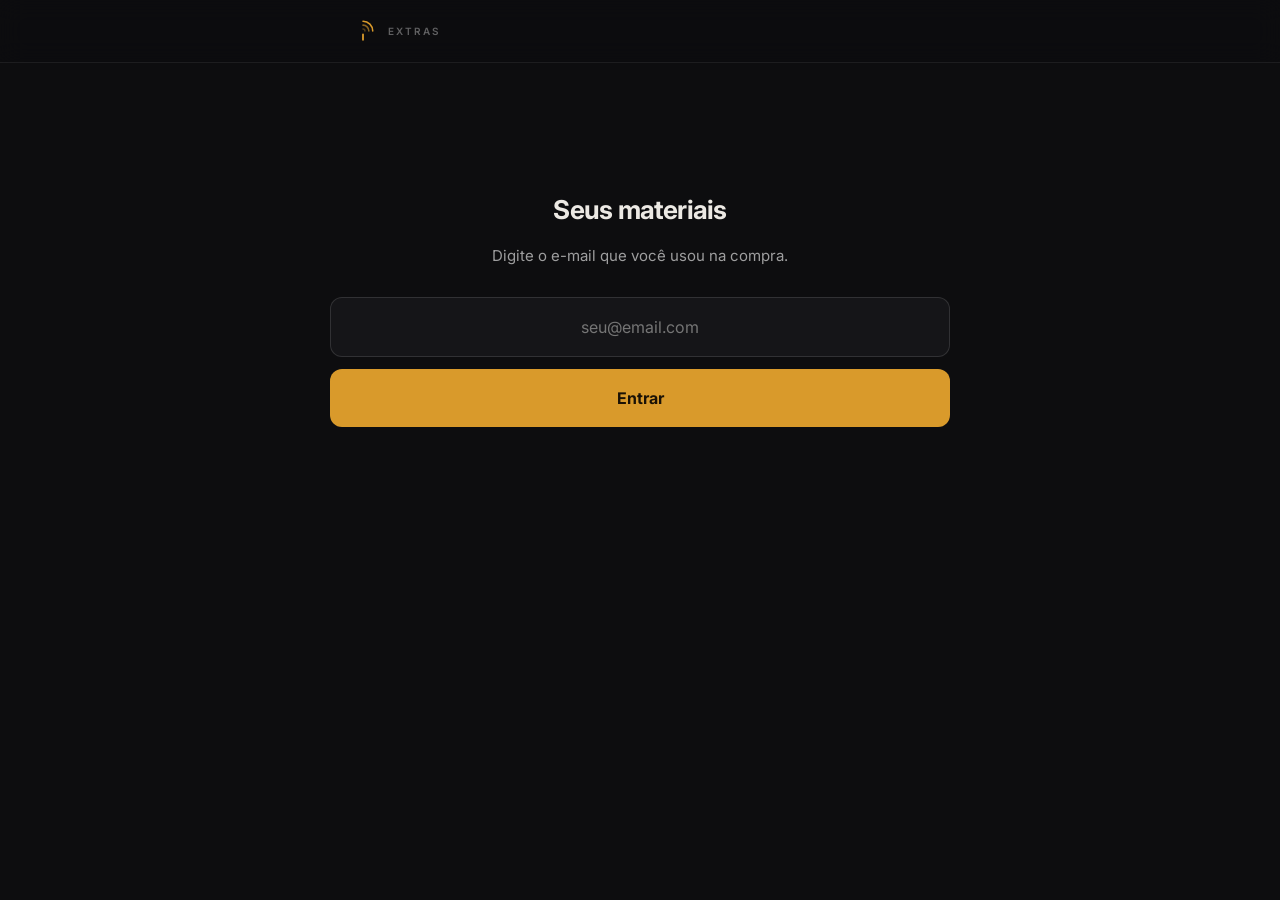
<file: extras/index.html>
<!DOCTYPE html>
<html lang="pt-BR">
<head>
<meta charset="utf-8">
<meta name="viewport" content="width=device-width,initial-scale=1,viewport-fit=cover">
<meta name="robots" content="noindex,nofollow">
<meta name="theme-color" content="#0d0d0f">
<title>Cérebro Rico — Extras</title>
<link rel="icon" href="/icone.png">
<link rel="apple-touch-icon" href="/icone.png">
<link href="https://fonts.googleapis.com/css2?family=Inter:wght@400;500;600;700&display=swap" rel="stylesheet">
<style>
:root{
  --dark:#0d0d0f; --surf:#151518; --surf2:#1c1c21;
  --line:rgba(255,255,255,.07); --line2:rgba(255,255,255,.12);
  --gold:#d99a2b; --cream:#ece9e4;
  --t2:rgba(255,255,255,.6); --t3:rgba(255,255,255,.35); --body:#d8d4cd;
  --ok:#4a8f5e;
}
*{box-sizing:border-box;margin:0;padding:0;-webkit-tap-highlight-color:transparent}
body{
  background:var(--dark);color:var(--cream);
  font-family:Inter,-apple-system,BlinkMacSystemFont,"Segoe UI",Roboto,sans-serif;
  -webkit-font-smoothing:antialiased;font-size:16px;line-height:1.65;
  padding-bottom:env(safe-area-inset-bottom);
}
button,input{font:inherit;color:inherit}
button{background:none;border:0;cursor:pointer}
.wrap{max-width:620px;margin:0 auto;padding:0 20px}
.oculto{display:none!important}

header{
  border-bottom:1px solid var(--line);padding:18px 0;position:sticky;top:0;
  background:rgba(13,13,15,.92);backdrop-filter:blur(12px);z-index:20;
}
header .wrap{display:flex;align-items:center;gap:12px}
.simbolo{width:26px;height:26px;flex:0 0 26px}
.marca{font-size:10px;letter-spacing:.2em;text-transform:uppercase;color:var(--t3);font-weight:600;flex:1}
.sair{font-size:12.5px;color:var(--t3);text-decoration:underline;text-underline-offset:3px}

#login{padding:14vh 0 60px;text-align:center}
#login h1{font-size:26px;font-weight:700;letter-spacing:-.03em;margin-bottom:12px}
#login p{color:var(--t2);font-size:15px;margin-bottom:28px}
.campo{
  width:100%;background:var(--surf);border:1px solid var(--line2);border-radius:12px;
  padding:16px 18px;font-size:16px;margin-bottom:12px;text-align:center;outline:none;
}
.campo:focus{border-color:var(--gold)}
.btn{width:100%;background:var(--gold);color:#1a1206;border-radius:12px;padding:16px;font-size:16px;font-weight:700;text-align:center}
.btn[disabled]{opacity:.5}
.aviso{
  margin-top:18px;font-size:14px;color:#e0a878;line-height:1.5;
  background:rgba(196,98,45,.1);border:1px solid rgba(196,98,45,.25);
  border-radius:10px;padding:14px 16px;text-align:left;
}

main{padding:30px 0 70px}
.titulo{font-size:24px;font-weight:700;letter-spacing:-.03em;margin-bottom:6px}
.sub{color:var(--t3);font-size:14px;margin-bottom:28px}

.grupo{
  display:flex;align-items:center;gap:12px;margin:32px 0 8px;
}
.grupo span{font-size:10px;letter-spacing:.18em;text-transform:uppercase;color:var(--gold);font-weight:700;white-space:nowrap}
.grupo i{flex:1;height:1px;background:var(--line);display:block}
.grupo-desc{font-size:13.5px;color:var(--t3);margin:0 0 14px;font-style:italic}

.card{
  width:100%;text-align:left;display:flex;align-items:center;gap:15px;
  background:var(--surf);border:1px solid var(--line);border-radius:14px;
  padding:16px 18px;margin-bottom:10px;
}
.card .ic{
  flex:0 0 34px;height:34px;border-radius:10px;background:var(--surf2);
  display:grid;place-items:center;font-size:13px;font-weight:700;color:var(--gold);
}
.card .txt{flex:1;min-width:0}
.card .nome{font-size:15.5px;font-weight:600;line-height:1.35}
.card .meta{font-size:12.5px;color:var(--t3);margin-top:3px}
.card .seta{color:var(--t3);font-size:18px}
.card.trancada{opacity:.42;cursor:default}
.card.trancada .ic{color:var(--t3)}

.oferta{
  background:var(--surf);border:1px solid var(--line2);border-radius:14px;
  padding:20px;margin-top:6px;font-size:14px;color:var(--t2);line-height:1.6;
}
.oferta strong{color:var(--cream)}

/* leitura */
#texto{padding:24px 0 90px}
.voltar{font-size:13.5px;color:var(--t3);margin-bottom:22px;display:inline-flex;gap:6px}
#texto .lab{font-size:10px;letter-spacing:.18em;text-transform:uppercase;color:var(--gold);font-weight:700;display:block;margin-bottom:10px}
#texto h2{font-size:26px;font-weight:700;letter-spacing:-.03em;line-height:1.2;margin-bottom:24px}
#texto h3{
  font-size:11px;letter-spacing:.16em;text-transform:uppercase;color:var(--t3);
  font-weight:700;margin:34px 0 14px;padding-top:22px;border-top:1px solid var(--line);
}
#texto p{margin-bottom:17px;color:var(--body)}
#texto strong{color:var(--cream);font-weight:600}
#texto ul{margin:0 0 17px 20px;color:var(--body)}
#texto li{margin-bottom:8px}
.frase{border-left:3px solid var(--gold);background:rgba(217,154,43,.055);border-radius:0 10px 10px 0;padding:18px 20px;margin:24px 0}
.frase p{margin:0;color:var(--cream);font-weight:600;font-size:19px;line-height:1.35}
.linha{background:var(--surf);border:1px solid var(--line2);border-radius:10px;padding:14px 16px;margin:12px 0;font-family:ui-monospace,monospace;font-size:14px;color:var(--t2)}
.nota{background:var(--surf);border:1px solid var(--line2);border-radius:14px;padding:20px;margin:24px 0}
.nota p:last-child{margin-bottom:0}

/* checklist */
.chk{
  display:flex;gap:13px;align-items:flex-start;width:100%;text-align:left;
  padding:13px 15px;border:1px solid var(--line);border-radius:11px;margin-bottom:8px;
  background:var(--surf);font-size:15px;line-height:1.45;color:var(--body);
}
.chk .box{
  flex:0 0 20px;height:20px;border-radius:6px;border:1.5px solid var(--line2);
  margin-top:2px;display:grid;place-items:center;font-size:12px;color:transparent;
}
.chk.on{border-color:rgba(74,143,94,.4);background:rgba(74,143,94,.08)}
.chk.on .box{background:var(--ok);border-color:var(--ok);color:#fff}
.progresso{font-size:13px;color:var(--t3);margin:18px 0 12px}
</style>
</head>
<body>

<header>
  <div class="wrap">
    <svg class="simbolo" viewBox="0 0 40 40" fill="none">
      <path d="M20 5 A15 15 0 0 1 35 20" stroke="#d99a2b" stroke-width="2.4" stroke-linecap="round"/>
      <path d="M20 11 A9 9 0 0 1 29 20" stroke="#d99a2b" stroke-width="2.4" stroke-linecap="round" opacity=".62"/>
      <path d="M20 17 A3 3 0 0 1 23 20" stroke="#d99a2b" stroke-width="2.4" stroke-linecap="round" opacity=".34"/>
      <rect x="18.6" y="24" width="2.8" height="11" rx="1.4" fill="#d99a2b"/>
    </svg>
    <span class="marca">Extras</span>
    <button class="sair oculto" id="btSair">sair</button>
  </div>
</header>

<section id="login" class="wrap">
  <h1>Seus materiais</h1>
  <p>Digite o e-mail que você usou na compra.</p>
  <input class="campo" id="email" type="email" inputmode="email" autocomplete="email" placeholder="seu@email.com">
  <button class="btn" id="btEntrar">Entrar</button>
  <div class="aviso oculto" id="aviso"></div>
</section>

<main id="painel" class="wrap oculto">
  <div class="titulo">Materiais complementares</div>
  <div class="sub" id="subInfo"></div>
  <div id="lista"></div>
</main>

<section id="texto" class="wrap oculto"></section>

<script src="/config.js"></script>
<script>
const CFG = window.CEREBRO_RICO || {};
const App = { email:"", nivel:"", bump:false };

/* ============================================================
   CONTEÚDO
   ============================================================ */

const CORTE = [
{
 id:"corte-1", titulo:"A conta que ninguém faz", meta:"10 minutos",
 html:`
<p>Antes de cortar, você precisa ver o tamanho do que está cortando. Vago não move ninguém. Número move.</p>
<h3>Faça agora</h3>
<p><strong>1.</strong> Abra o relatório de tempo de uso do seu celular.</p>
<ul>
<li><strong>Android:</strong> Configurações → Bem-estar digital</li>
<li><strong>iPhone:</strong> Ajustes → Tempo de Uso → Ver toda a atividade</li>
</ul>
<p><strong>2.</strong> Anote os 3 aplicativos com maior tempo na última semana.</p>
<div class="linha">1. ____________  ____ h por dia<br>2. ____________  ____ h por dia<br>3. ____________  ____ h por dia</div>
<p><strong>3.</strong> Anote quantas vezes você desbloqueia o celular por dia.</p>
<p><strong>4.</strong> Some as três horas diárias e multiplique por 365. Depois divida por 24.</p>
<div class="linha">Dias inteiros por ano: ______</div>
<h3>O que fazer com esse número</h3>
<p>Guarde. Você vai olhar de novo no dia 21.</p>
<p>E repare numa coisa antes de seguir: <strong>não é o total que destrói sua execução. É a fragmentação.</strong></p>
<p>Um dia com quatro horas livres e nenhuma interrupção produz coisas. Um dia com oito horas livres cortadas a cada nove minutos não produz nada — e ainda te deixa exausto.</p>
<p>O número de desbloqueios diz mais sobre a sua capacidade de executar do que o total de horas.</p>`
},
{
 id:"corte-2", titulo:"O corte do celular", meta:"20 minutos",
 html:`
<div class="frase"><p>Pessoas que executam com constância não resistem mais que você. São expostas menos.</p></div>
<p>Elas não têm mais força de vontade. Organizaram a vida de um jeito em que a decisão difícil não precisa ser tomada, porque a opção fácil foi removida do alcance.</p>
<p>Força de vontade é um recurso que acaba. Ao meio-dia você já tomou centenas de pequenas decisões. À noite não sobra nada — e é exatamente à noite que você mais falha.</p>
<p>A saída não é resistir melhor. É reduzir o número de vezes que você precisa resistir.</p>
<h3>Notificações</h3>
<p>Desligue <strong>todas</strong>, exceto ligações e mensagens de pessoas reais. Não "silenciado" — desligado.</p>
<ul>
<li><strong>Android:</strong> Configurações → Notificações → Notificações de apps</li>
<li><strong>iPhone:</strong> Ajustes → Notificações → percorra a lista</li>
</ul>
<p>Leva uns 10 minutos. É o item de maior retorno desta lista inteira.</p>
<div class="nota"><p><strong>"E se eu perder algo importante?"</strong></p><p>Nada importante chega por notificação de rede social. O que é urgente chega por ligação. O resto pode esperar você abrir.</p></div>
<h3>Os três aplicativos</h3>
<p>Pegue os três que você anotou. Para cada um, na ordem:</p>
<ul>
<li><strong>Apague.</strong> Você reinstala se precisar — e a fricção de reinstalar já resolve metade dos casos.</li>
<li><strong>Se não dá para apagar,</strong> tire da tela inicial. Pasta, última tela.</li>
<li><strong>Se ainda assim você abre,</strong> use o bloqueio de tempo do próprio sistema. 20 minutos por dia.</li>
</ul>
<p>Nunca deixe os três na tela inicial. O gesto de abrir precisa custar alguma coisa.</p>
<h3>A tela inicial</h3>
<p>Deixe na primeira tela apenas o que você usa para trabalhar ou resolver a vida. Nada de vermelho, nada que pisque.</p>
<p>Se sua tela inicial parece um painel de aeroporto, você projetou uma máquina de distração e depois se culpou por se distrair.</p>
<h3>O celular à noite</h3>
<p><strong>Carregue o celular fora do quarto.</strong> Se usa como despertador, compre um barato.</p>
<p>Este é o item que mais gente ignora e o que mais muda o dia seguinte. O celular na mesa de cabeceira causa duas coisas: você dorme mais tarde do que devia, e a primeira coisa que sua cabeça faz ao acordar é reagir em vez de decidir.</p>`
},
{
 id:"corte-3", titulo:"O mapa dos três ladrões", meta:"15 minutos",
 html:`
<p>Celular é o ladrão óbvio. Existem outros três, e eles são mais caros porque ninguém os enxerga.</p>
<h3>Ladrão 1 · Compromisso</h3>
<p>Uma parte grande do seu tempo não foi roubada. Foi <strong>doada</strong>. Você disse sim.</p>
<p>Disse sim para o favor, para a reunião que podia ser uma mensagem, para o grupo, para o projeto de outra pessoa. Cada sim pareceu pequeno na hora. Somados, são a razão de você chegar no fim do dia tendo trabalhado muito e não avançado em nada seu.</p>
<p>O motivo não é generosidade. É que <strong>dizer sim é indolor no presente e caro no futuro</strong>, e nós somos péssimos em sentir o custo do futuro.</p>
<p><strong>Execute:</strong></p>
<ul>
<li>Ache 1 compromisso desta semana que você aceitou e não queria. Cancele hoje, sem justificativa elaborada: <em>"não vou conseguir, desculpa avisar em cima."</em> Explicação convida negociação.</li>
<li>Saia de 2 grupos de mensagem que só consomem atenção.</li>
<li>Regra permanente: nenhum compromisso novo é aceito na hora em que é pedido. Resposta padrão: <em>"me deixa ver e te confirmo."</em></li>
</ul>
<h3>Ladrão 2 · Decisão</h3>
<p>Você acorda e decide o que vestir, o que comer, se vai hoje ou amanhã, por onde começar. Nenhuma dessas decisões importa, e todas cobram o mesmo pedaço de energia que você precisaria para a que importa.</p>
<p>Pessoas que produzem muito têm uma característica que quase ninguém repara: <strong>a vida delas é entediante nos detalhes.</strong> Não é falta de imaginação. É economia.</p>
<p><strong>Execute:</strong></p>
<ul>
<li>Horário fixo de acordar pelos próximos 21 dias, inclusive fim de semana</li>
<li>Café da manhã congelado — o mesmo todos os dias</li>
<li>Roupa separada na noite anterior</li>
<li>Um lugar fixo para executar sua tarefa principal</li>
</ul>
<h3>Ladrão 3 · Informação</h3>
<p>Existe uma forma de procrastinação que se disfarça muito bem: a que parece estudo.</p>
<p>Você assiste o vídeo, salva o artigo, ouve o podcast, entra no grupo. E sente progresso real — porque seu cérebro registra "aprendi algo hoje" quase igual a "fiz algo hoje".</p>
<p>Só que não fez. E o pior: essa sensação <strong>alivia justamente a pressão que faria você agir</strong>.</p>
<p><strong>Execute:</strong></p>
<ul>
<li>Suspenda todo conteúdo novo sobre produtividade e disciplina até o dia 21</li>
<li>Silencie 3 perfis que só dão sensação de progresso</li>
<li>Apague da lista de "ler depois" tudo com mais de 30 dias</li>
</ul>`
},
{
 id:"corte-4", titulo:"Checklist final", meta:"marque só o que fez", checklist:true,
 itens:[
  "Anotei os 3 aplicativos e as horas",
  "Calculei as horas por ano e guardei o número",
  "Notificações desligadas, exceto ligações e mensagens",
  "Os 3 aplicativos apagados ou fora da tela inicial",
  "Tela inicial limpa",
  "Celular dorme fora do quarto",
  "Cancelei 1 compromisso",
  "Saí de 2 grupos",
  "Adotei a regra de não aceitar na hora",
  "Horário de acordar definido",
  "Café da manhã congelado",
  "Roupa separada na noite anterior",
  "Lugar fixo escolhido",
  "Suspendi conteúdo novo até o dia 21",
  "Silenciei 3 canais",
  "Limpei a lista de ler depois"
 ],
 fim:`
<h3>O que esperar amanhã</h3>
<p>Provavelmente incômodo.</p>
<p>Muita gente descobre nesta primeira noite que o barulho tinha uma função — ele impedia de perceber o quanto o dia estava vazio de coisas que importam.</p>
<p><strong>Esse desconforto é o sinal de que funcionou.</strong> Você não estava sem tempo. Estava com o tempo ocupado por coisas que não escolheu.</p>
<p>Agora tem espaço. O protocolo de 21 dias começa a preencher ele — com uma coisa só, e menor do que você imagina.</p>`
}
];

const FERRAMENTAS = [
{
 id:"f1", titulo:"Os dez primeiros minutos", quando:"o dia começa te comandando",
 html:`
<p>A primeira coisa que a maioria faz ao acordar é pegar o celular. E aí o dia começa com você respondendo — a uma mensagem, a uma notícia, a um vídeo. A partir daí, é difícil sair do modo de reagir.</p>
<p>Não é falta de disciplina. É que o aparelho está a trinta centímetros da sua cabeça e foi desenhado para ser a coisa mais fácil de fazer nesse momento.</p>
<h3>Os três passos</h3>
<p><strong>1 · Levante antes de negociar.</strong> Quando o alarme tocar, pés no chão antes de pensar. Quanto mais tempo deitado, mais argumentos aparecem — e eles sempre ganham. Não é força: é não dar tempo para a negociação começar.</p>
<p><strong>2 · Movimente o corpo por dois minutos.</strong> Água e algum movimento: escada, caminhada pela casa, alongamento. Não é treino — é sair da posição horizontal antes de a cabeça engatar. Se você tem alguma limitação física, adapte.</p>
<p><strong>3 · Escreva uma frase.</strong> Num papel, à mão: o que você vai concluir hoje. <strong>Uma coisa.</strong> Escrever à mão é mais lento que digitar, e é por isso que funciona — a lentidão obriga a escolher.</p>
<div class="nota"><p><strong>A regra que sustenta as três:</strong> o celular só depois. Se abrir antes, os dez minutos não acontecem — você vai olhar "rapidinho" e são vinte.</p></div>`
},
{
 id:"f2", titulo:"A lista de três", quando:"a lista é grande demais",
 html:`
<p>Uma lista de quinze tarefas não organiza nada. Ela documenta o quanto você está atrasado.</p>
<p>E tem um efeito colateral previsível: diante de uma lista grande, você começa pelas fáceis. Isso dá sensação de progresso, o dia passa, e as duas ou três que mudariam alguma coisa continuam lá.</p>
<h3>Como fazer</h3>
<p><strong>Três tarefas. Só três.</strong> A pergunta que define quais: <em>se eu só pudesse terminar três coisas hoje, quais fariam diferença amanhã?</em></p>
<p><strong>A primeira é a única que conta.</strong> As outras duas são bônus. Antes de ter avançado de verdade na primeira, você não abre e-mail e não responde mensagem. "Avançado de verdade" quer dizer pelo menos 25 minutos nela — não precisa terminar.</p>
<p><strong>A lista não cresce.</strong> Se algo urgente aparecer, ele substitui uma das três. Nunca soma. O limite é o que faz funcionar.</p>
<div class="nota"><p><strong>O erro mais comum:</strong> colocar na lista o que você já ia fazer mesmo. A lista de três é para o que você vem evitando.</p></div>`
},
{
 id:"f3", titulo:"O bloco de 25 minutos", quando:"o foco não segura",
 html:`
<p>Ninguém mantém foco por três horas seguidas. A cabeça funciona em ciclos de esforço e recuperação — e quando você força a linha reta, ela desvia sozinha, geralmente para o celular.</p>
<p>Vinte e cinco minutos é curto o bastante para você aguentar e longo o bastante para render.</p>
<h3>Como fazer</h3>
<p><strong>Antes (2 min).</strong> Feche o que não é da tarefa. Celular em outro cômodo — não virado para baixo na mesa, em outro cômodo. Escreva no papel a tarefa exata. Cronômetro em 25.</p>
<p><strong>Durante (25 min).</strong> Só aquilo. Se a cabeça for embora — e vai — anote o pensamento num papel separado e volte. Anotar resolve, porque o incômodo geralmente é o medo de esquecer.</p>
<p><strong>Depois (5 min).</strong> Levante. Ande. Não olhe para tela. Pular a pausa piora o bloco seguinte, e o terceiro vira teatro.</p>
<p>No começo, no máximo quatro blocos por dia. Cinco numa terça e zero na quarta rende menos que três nos dois dias.</p>`
},
{
 id:"f4", titulo:"Os dois primeiros minutos", quando:"você trava antes de começar",
 html:`
<p>A parte difícil quase nunca é a tarefa. É o começo.</p>
<p>Repare no seu padrão: você vai fazer, e antes arruma a mesa, olha uma mensagem, faz um café. Nenhuma dessas coisas é preguiça — todas são fuga do desconforto dos primeiros minutos.</p>
<div class="frase"><p>Depois que você começa, o desconforto some. Ele só existe antes.</p></div>
<h3>Como fazer</h3>
<p><strong>1 · Diga em voz alta que está travando.</strong> Literalmente: <em>"estou travando nisso."</em> Falar interrompe o automático. Enquanto não tem nome, você acha que está ocupado.</p>
<p><strong>2 · Combine dois minutos, não a tarefa.</strong> <em>"Só vou começar. Dois minutos."</em> Abra o documento. Escreva uma linha. O objetivo não é terminar — e é honesto: se depois de dois minutos você parar, tudo bem. Quase nunca para.</p>
<p>Isso funciona por uma característica conhecida da memória: <strong>tarefa começada e não terminada continua ocupando espaço na cabeça.</strong> Antes de começar, é fácil ignorar. Depois de começar, incomoda até terminar.</p>
<p><strong>3 · Crie um gesto de abertura.</strong> O mesmo sempre: o mesmo fone, a mesma cadeira, o mesmo café. Repetido, vira aviso. Só funciona se for igual toda vez.</p>`
},
{
 id:"f5", titulo:"As três perguntas da noite", quando:"a sensação de dia perdido",
 html:`
<p>Essa sensação quase nunca é medida contra fatos. Ela vem do que ficou pendente, porque pendência é o que fica visível. O que você concluiu some da cabeça no mesmo dia.</p>
<p>Cinco minutos, papel, antes de dormir.</p>
<h3>As perguntas</h3>
<p><strong>1 · O que eu concluí hoje?</strong> Uma a três coisas que você <strong>fez</strong>, não que planejou. Coisas pequenas contam. O ponto é olhar para o dia com o que aconteceu, não com o que faltou.</p>
<p><strong>2 · O que ficou, e o que exatamente atrapalhou?</strong> Sem julgamento — registro. E o motivo real, específico. Não "não tive tempo", mas "a reunião das 15h comeu o bloco da tarde".</p>
<p>Em duas semanas você começa a ver o mesmo motivo repetido. Aí ele deixa de ser azar e vira uma coisa concreta que dá para mudar.</p>
<p><strong>3 · Qual é a primeira coisa de amanhã?</strong> Escreva agora. Isso poupa a decisão de amanhã de manhã, que é quando você tem menos energia para decidir.</p>
<p>Depois disso, o celular sai do quarto.</p>`
},
{
 id:"f6", titulo:"O retorno", quando:"você sumiu",
 html:`
<p>Você já sabe a regra do protocolo: <strong>nunca dois dias seguidos.</strong> Um dia perdido é um acidente. Dois já começam a virar outra coisa.</p>
<p>Esta ferramenta é para depois — quando já passou de dois e você está há dias, ou semanas, sem tocar no assunto.</p>
<p>O que trava o retorno não é preguiça. É a ideia de que você precisa <strong>recomeçar</strong> — e recomeçar parece grande, então você adia. E cada dia adiado deixa a ideia maior.</p>
<h3>O protocolo</h3>
<p><strong>1 · Você não recomeça. Você continua.</strong> O app não zerou nada. Seu progresso está exatamente onde parou.</p>
<p><strong>2 · Volte na versão mínima.</strong> Nos primeiros três dias, a versão de dois minutos, mesmo se sentindo bem. Não é para poupar você — é para o retorno acontecer.</p>
<p><strong>3 · Não compense nada.</strong> Compensar é a forma mais rápida de sumir de novo, porque é grande demais e você não faz.</p>
<p><strong>4 · Escreva o que causou.</strong> Uma linha. Não é para se cobrar — é para reconhecer o padrão da próxima vez, antes.</p>`
},
{
 id:"f7", titulo:"A revisão de domingo", quando:"as semanas passam sem leitura",
 html:`
<p>Sem revisão, você julga o mês inteiro pelo que sentiu na sexta à noite. É por isso que tanta gente abandona algo que estava funcionando.</p>
<p>Vinte minutos, uma vez por semana.</p>
<h3>Parte 1 — Conte (10 min)</h3>
<ul>
<li>Quantos dias eu executei nesta semana?</li>
<li>Qual foi a maior coisa que saiu?</li>
<li>Qual foi o dia em que falhei, e o que estava acontecendo nele?</li>
<li>Tem um dia da semana que concentra as falhas?</li>
</ul>
<p><strong>Não pule a pergunta da falha.</strong> É a única que produz informação nova. As outras confirmam o que você já sente.</p>
<h3>Parte 2 — Quem você está virando (5 min)</h3>
<p>Uma frase, no presente, começando com o que você <strong>faz</strong> — nunca com o que você quer.</p>
<div class="linha">Sou alguém que executa antes de decidir se está com vontade.</div>
<p>Não é afirmação positiva nem autoengano. É descrição: se você executou quatro dos últimos sete, isso é verdade sobre você. A frase só nomeia.</p>
<h3>Parte 3 — Três resultados da semana (5 min)</h3>
<p>Não tarefas — <strong>resultados</strong>. O que precisa estar diferente no próximo domingo. Com isso definido, a lista de três de cada dia tem para onde apontar.</p>`
}
];

/* ============================================================
   API
   ============================================================ */
const API = {
  endereco(){ return String(CFG.SUPABASE_URL||"").replace(/\/+$/,"") + "/functions/v1/acesso"; },
  cabecalhos(){
    const h={"content-type":"application/json"}; const k=CFG.SUPABASE_ANON_KEY;
    if(k){h["apikey"]=k;h["Authorization"]="Bearer "+k;} return h;
  },
  async chama(acao,dados){
    const r=await fetch(this.endereco(),{method:"POST",headers:this.cabecalhos(),
      body:JSON.stringify({acao,...dados})});
    return r.json();
  }
};

const $ = id => document.getElementById(id);
const chave = () => "crx:"+App.email;
function marcados(){ try{return JSON.parse(localStorage.getItem(chave())||"[]")}catch{return[]} }
function alterna(k){
  const m=marcados(); const i=m.indexOf(k);
  if(i>=0)m.splice(i,1); else m.push(k);
  localStorage.setItem(chave(),JSON.stringify(m)); return m.includes(k);
}

function mostra(qual){
  ["login","painel","texto"].forEach(t=>$(t).classList.toggle("oculto",t!==qual));
  $("btSair").classList.toggle("oculto",qual==="login");
  window.scrollTo(0,0);
}
function erro(msg){ const a=$("aviso"); a.innerHTML=msg; a.classList.remove("oculto"); }

async function entrar(){
  const email=$("email").value.trim().toLowerCase();
  if(!email.includes("@")) return erro("Digite um e-mail válido.");
  $("btEntrar").disabled=true; $("btEntrar").textContent="Verificando…";
  $("aviso").classList.add("oculto");
  let r; try{ r=await API.chama("entrar",{email}); }catch{ r=null; }
  $("btEntrar").disabled=false; $("btEntrar").textContent="Entrar";

  if(!r) return erro("Não consegui verificar seu acesso agora. Tente de novo em instantes.");
  if(!r.ok){
    if(r.motivo==="sem_compra")
      return erro("Não encontrei uma compra com esse e-mail.<br><br>Confira se digitou o mesmo e-mail usado no pagamento.");
    return erro("Não consegui liberar o acesso. Fale com o suporte.");
  }

  App.email=email; App.nivel=r.nivel||""; App.bump=!!r.bump;
  localStorage.setItem("crx:email",email);
  desenha(); mostra("painel");
}

function desenha(){
  $("subInfo").textContent = App.bump
    ? "Caixa de Ferramentas e Corte de Ruído liberados."
    : "Caixa de Ferramentas liberada.";

  let h = `<div class="grupo"><span>Incluído no protocolo</span><i></i></div>
           <div class="grupo-desc">Sete ferramentas. Use uma quando o problema aparecer.</div>`;

  FERRAMENTAS.forEach((f,i)=>{
    h += `<button class="card" data-f="${f.id}">
      <span class="ic">${i+1}</span>
      <span class="txt"><span class="nome">${f.titulo}</span>
      <span class="meta">quando ${f.quando}</span></span>
      <span class="seta">›</span></button>`;
  });

  h += `<div class="grupo"><span>Corte de Ruído</span><i></i></div>
        <div class="grupo-desc">A primeira fase do protocolo, executada numa tarde.</div>`;

  if (App.bump){
    const m = marcados();
    CORTE.forEach((c,i)=>{
      h += `<button class="card" data-c="${c.id}">
        <span class="ic">${i+1}</span>
        <span class="txt"><span class="nome">${c.titulo}</span>
        <span class="meta">${c.meta}</span></span>
        <span class="seta">›</span></button>`;
    });
  } else {
    CORTE.forEach((c,i)=>{
      h += `<div class="card trancada">
        <span class="ic">${i+1}</span>
        <span class="txt"><span class="nome">${c.titulo}</span>
        <span class="meta">${c.meta}</span></span>
        <span class="seta">·</span></div>`;
    });
    h += `<div class="oferta">
      O <strong>Corte de Ruído</strong> não está incluído no seu acesso. Ele é o material que limpa o ambiente antes do dia 1 — a conta das horas, a reconfiguração do celular e o mapa dos três ladrões invisíveis.
      <br><br>Se quiser adicionar, escreva para o suporte.
    </div>`;
  }

  $("lista").innerHTML=h;
  $("lista").querySelectorAll("[data-f]").forEach(b=>
    b.onclick=()=>abre(FERRAMENTAS.find(x=>x.id===b.dataset.f),"Caixa de Ferramentas"));
  $("lista").querySelectorAll("[data-c]").forEach(b=>
    b.onclick=()=>abre(CORTE.find(x=>x.id===b.dataset.c),"Corte de Ruído"));
}

function abre(item, grupo){
  if(!item) return;
  let corpo = item.html || "";

  if (item.checklist){
    const m = marcados();
    corpo = `<div class="progresso" id="prog"></div>` +
      item.itens.map((t,i)=>{
        const k = item.id+":"+i;
        return `<button class="chk ${m.includes(k)?"on":""}" data-k="${k}">
          <span class="box">✓</span><span>${t}</span></button>`;
      }).join("") + (item.fim||"");
  }

  $("texto").innerHTML = `
    <button class="voltar" id="btVoltar">‹ voltar</button>
    <span class="lab">${grupo}</span>
    <h2>${item.titulo}</h2>
    ${corpo}`;

  $("btVoltar").onclick=()=>{ desenha(); mostra("painel"); };

  if (item.checklist){
    const atualiza=()=>{
      const m=marcados();
      const n=item.itens.filter((_,i)=>m.includes(item.id+":"+i)).length;
      $("prog").textContent = `${n} de ${item.itens.length} concluídos`;
    };
    $("texto").querySelectorAll("[data-k]").forEach(b=>{
      b.onclick=()=>{ b.classList.toggle("on",alterna(b.dataset.k)); atualiza(); };
    });
    atualiza();
  }
  mostra("texto");
}

$("btEntrar").onclick=entrar;
$("email").addEventListener("keydown",e=>{ if(e.key==="Enter") entrar(); });
$("btSair").onclick=()=>{ localStorage.removeItem("crx:email"); App.email=""; $("email").value=""; mostra("login"); };

const salvo=localStorage.getItem("crx:email");
if(salvo){ $("email").value=salvo; entrar(); }
</script>
</body>
</html>
</file>
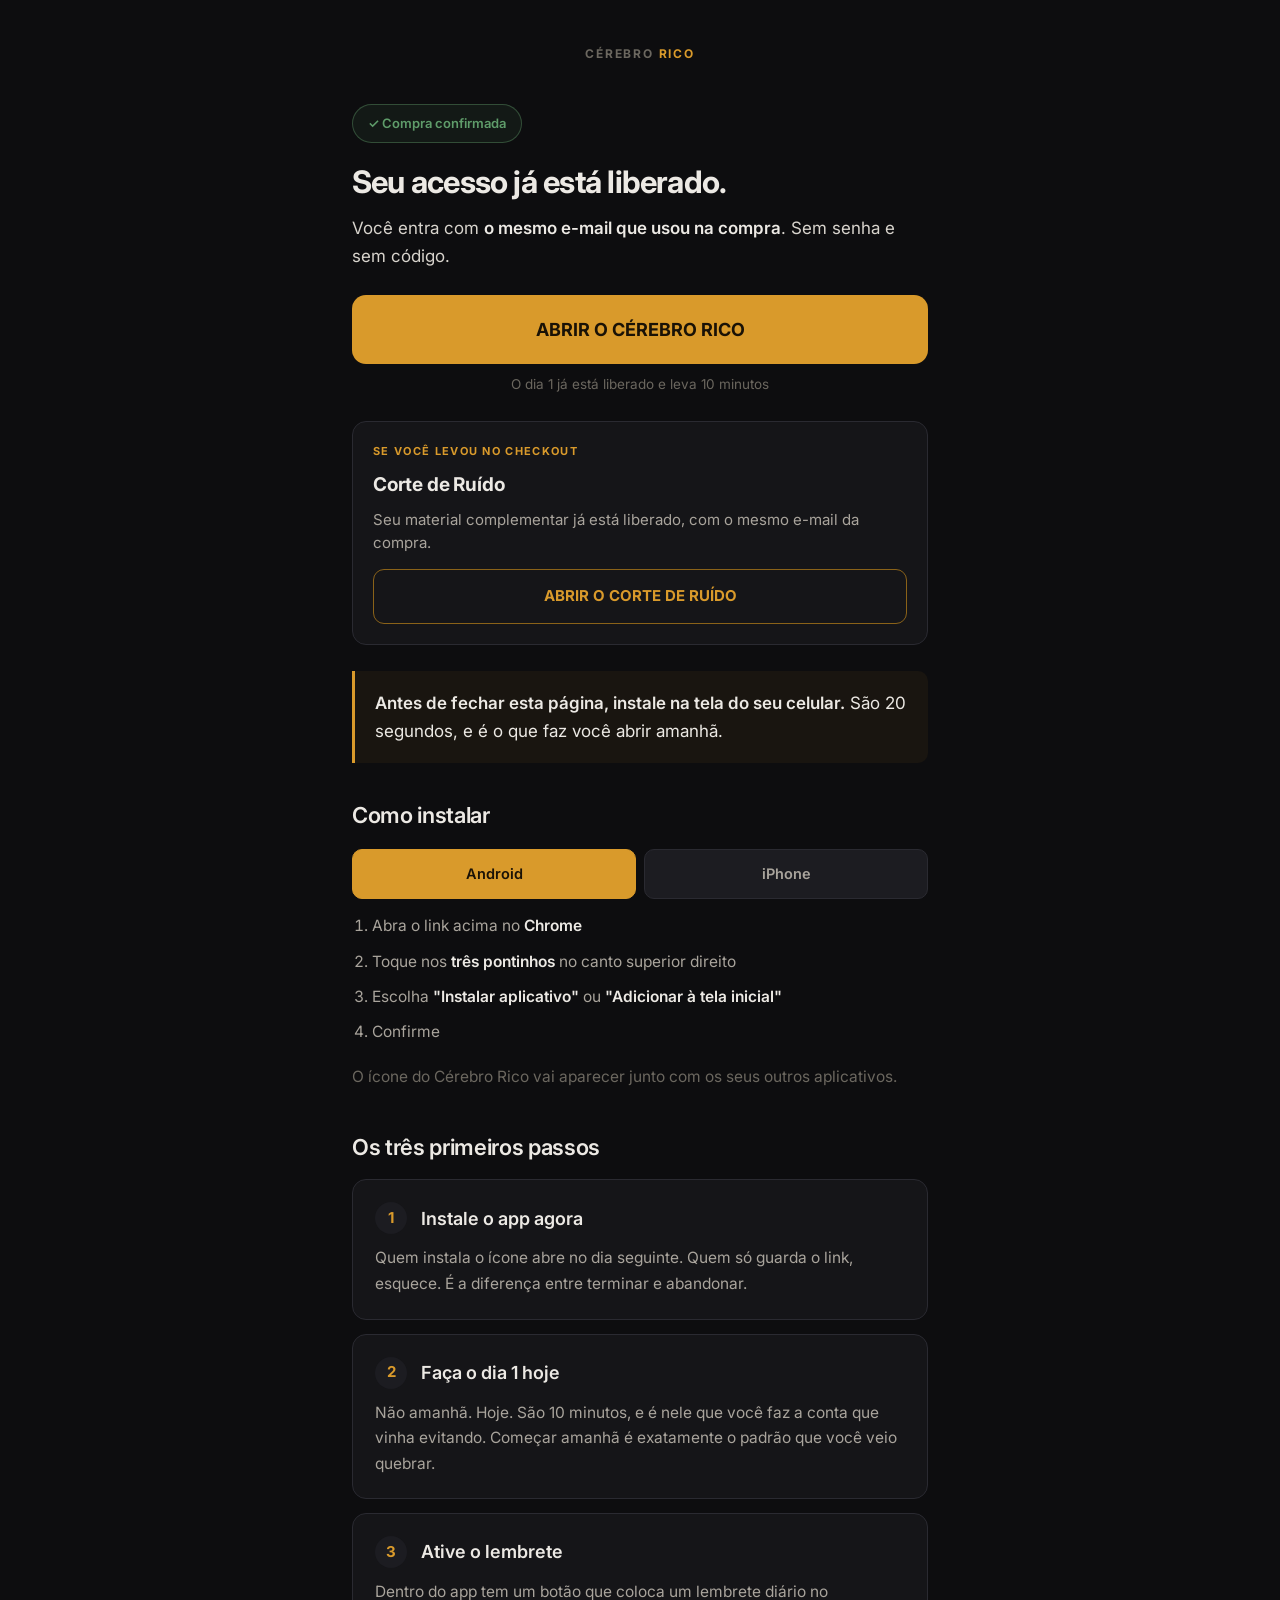
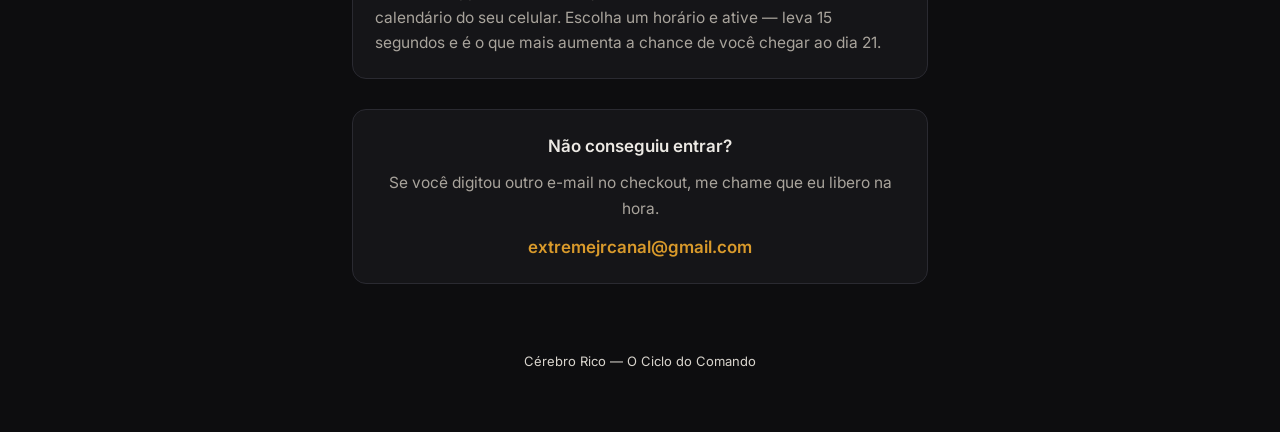
<file: obrigado/index.html>
<!DOCTYPE html>
<html lang="pt-BR">
<head>
<meta charset="utf-8">
<meta name="viewport" content="width=device-width, initial-scale=1">
<meta name="robots" content="noindex, nofollow">
<title>Compra confirmada — Cérebro Rico</title>
<link rel="icon" type="image/png" href="/icone.png">
<link rel="apple-touch-icon" href="/icone-192.png">
<script src="/pixel.js" async></script>
<link rel="preconnect" href="https://fonts.googleapis.com">
<link rel="preconnect" href="https://fonts.gstatic.com" crossorigin>
<link href="https://fonts.googleapis.com/css2?family=Inter:wght@400;500;600;700&display=swap" rel="stylesheet">
<style>
:root{
  --bg:#0d0d0f;--bg2:#151518;--bg3:#1c1c21;--linha:#2a2a31;
  --txt:#ece9e4;--txt2:#a9a49c;--txt3:#6b675f;
  --ouro:#d99a2b;--ouro-esc:#8a6218;--ok:#5f9c6a;
}
*{box-sizing:border-box;margin:0;padding:0;-webkit-tap-highlight-color:transparent}
body{background:var(--bg);color:var(--txt);font-family:Inter,-apple-system,sans-serif;
  font-size:17px;line-height:1.65;-webkit-font-smoothing:antialiased}
.wrap{max-width:620px;margin:0 auto;padding:0 22px}
h1{font-size:31px;line-height:1.2;font-weight:700;letter-spacing:-.025em}
h2{font-size:22px;font-weight:600;margin-bottom:14px;letter-spacing:-.015em}
p{margin-bottom:16px;color:#d8d4cd}
p:last-child{margin-bottom:0}
strong{color:var(--txt);font-weight:600}

.topo{text-align:center;padding:44px 0 0}
.marca{font-size:12px;font-weight:700;letter-spacing:.15em;text-transform:uppercase;color:var(--txt3)}
.marca span{color:var(--ouro)}

.selo-ok{
  display:inline-flex;align-items:center;gap:9px;font-size:13px;font-weight:600;
  color:var(--ok);border:1px solid rgba(95,156,106,.4);background:rgba(95,156,106,.09);
  padding:8px 15px;border-radius:100px;margin:26px 0 20px;
}

.cta{
  display:block;background:var(--ouro);color:#1a1206;text-decoration:none;
  padding:20px;border-radius:14px;text-align:center;font-size:18px;font-weight:700;
  margin:24px 0 10px;transition:filter .12s ease,transform .12s ease;
}
.cta:hover{filter:brightness(1.06)}
.cta:active{transform:scale(.985)}
.cta-sub{text-align:center;font-size:13.5px;color:var(--txt3);line-height:1.55}

.extra{background:var(--bg2);border:1px solid var(--linha);border-radius:14px;padding:20px;margin:26px 0 0}
.extra-tag{font-size:11px;font-weight:700;letter-spacing:.12em;text-transform:uppercase;color:var(--ouro);margin-bottom:9px}
.extra h3{font-size:19px;font-weight:700;margin-bottom:7px;letter-spacing:-.01em}
.extra p{font-size:15px;color:var(--txt2);margin-bottom:15px;line-height:1.55}
.cta-2{display:block;color:var(--ouro);border:1px solid var(--ouro-esc);text-decoration:none;padding:14px;border-radius:11px;text-align:center;font-size:15px;font-weight:700;transition:background .12s ease}
.cta-2:hover{background:rgba(217,154,43,.09)}

.passo{
  background:var(--bg2);border:1px solid var(--linha);border-radius:14px;
  padding:22px;margin-bottom:14px;
}
.passo-topo{display:flex;gap:14px;align-items:center;margin-bottom:11px}
.passo-n{
  flex:0 0 32px;height:32px;border-radius:50%;background:var(--bg3);color:var(--ouro);
  font-weight:700;font-size:15px;display:flex;align-items:center;justify-content:center;
}
.passo h3{font-size:18px;font-weight:600}
.passo p{font-size:15.5px;color:var(--txt2);margin-bottom:0}

.aba{display:flex;gap:8px;margin:16px 0 14px}
.aba button{
  flex:1;padding:12px;border-radius:10px;border:1px solid var(--linha);
  background:var(--bg3);color:var(--txt2);font:inherit;font-size:14.5px;font-weight:600;cursor:pointer;
}
.aba button.on{background:var(--ouro);color:#1a1206;border-color:var(--ouro)}
.instr{display:none;font-size:15.5px;color:var(--txt2);line-height:1.7}
.instr.on{display:block}
.instr ol{margin-left:20px}
.instr li{margin-bottom:9px}

.alerta{
  border-left:3px solid var(--ouro);background:rgba(217,154,43,.06);
  padding:18px 20px;border-radius:0 10px 10px 0;margin:26px 0;
}
.alerta p{color:var(--txt);margin:0}

.socorro{
  border:1px solid var(--linha);background:var(--bg2);border-radius:14px;
  padding:22px;margin:30px 0;text-align:center;
}
.socorro a{color:var(--ouro);font-weight:600;text-decoration:none}

.rodape{text-align:center;padding:36px 0 60px;color:var(--txt3);font-size:13px;line-height:1.7}
@media(max-width:520px){h1{font-size:27px}}
</style>
</head>
<body>

<div class="wrap topo">
  <div class="marca">Cérebro <span>Rico</span></div>
</div>

<div class="wrap" style="padding-top:14px">

  <div class="selo-ok">✓ Compra confirmada</div>

  <h1>Seu acesso já está liberado.</h1>
  <p style="margin-top:14px">Você entra com <strong>o mesmo e-mail que usou na compra</strong>. Sem senha e sem código.</p>

  <a class="cta" href="/app/">ABRIR O CÉREBRO RICO</a>
  <div class="cta-sub">O dia 1 já está liberado e leva 10 minutos</div>

  <div class="extra">
    <div class="extra-tag">Se você levou no checkout</div>
    <h3>Corte de Ruído</h3>
    <p>Seu material complementar já está liberado, com o mesmo e-mail da compra.</p>
    <a class="cta-2" href="/extras/">ABRIR O CORTE DE RUÍDO</a>
  </div>

  <div class="alerta">
    <p><strong>Antes de fechar esta página, instale na tela do seu celular.</strong> São 20 segundos, e é o que faz você abrir amanhã.</p>
  </div>

  <h2 style="margin-top:34px">Como instalar</h2>

  <div class="aba">
    <button id="b-android" class="on" onclick="troca('android')">Android</button>
    <button id="b-iphone" onclick="troca('iphone')">iPhone</button>
  </div>

  <div class="instr on" id="i-android">
    <ol>
      <li>Abra o link acima no <strong>Chrome</strong></li>
      <li>Toque nos <strong>três pontinhos</strong> no canto superior direito</li>
      <li>Escolha <strong>"Instalar aplicativo"</strong> ou <strong>"Adicionar à tela inicial"</strong></li>
      <li>Confirme</li>
    </ol>
  </div>

  <div class="instr" id="i-iphone">
    <ol>
      <li>Abra o link acima no <strong>Safari</strong> (não funciona no Chrome do iPhone)</li>
      <li>Toque no ícone de <strong>compartilhar</strong> — o quadrado com a seta para cima</li>
      <li>Role e escolha <strong>"Adicionar à Tela de Início"</strong></li>
      <li>Toque em <strong>Adicionar</strong></li>
    </ol>
  </div>

  <p style="margin-top:18px;font-size:15.5px;color:var(--txt3)">O ícone do Cérebro Rico vai aparecer junto com os seus outros aplicativos.</p>

  <h2 style="margin-top:40px">Os três primeiros passos</h2>

  <div class="passo">
    <div class="passo-topo"><div class="passo-n">1</div><h3>Instale o app agora</h3></div>
    <p>Quem instala o ícone abre no dia seguinte. Quem só guarda o link, esquece. É a diferença entre terminar e abandonar.</p>
  </div>

  <div class="passo">
    <div class="passo-topo"><div class="passo-n">2</div><h3>Faça o dia 1 hoje</h3></div>
    <p>Não amanhã. Hoje. São 10 minutos, e é nele que você faz a conta que vinha evitando. Começar amanhã é exatamente o padrão que você veio quebrar.</p>
  </div>

  <div class="passo">
    <div class="passo-topo"><div class="passo-n">3</div><h3>Ative o lembrete</h3></div>
    <p>Dentro do app tem um botão que coloca um lembrete diário no calendário do seu celular. Escolha um horário e ative — leva 15 segundos e é o que mais aumenta a chance de você chegar ao dia 21.</p>
  </div>

  <div class="socorro">
    <p style="margin-bottom:10px"><strong>Não conseguiu entrar?</strong></p>
    <p style="font-size:15.5px;color:var(--txt2);margin-bottom:12px">Se você digitou outro e-mail no checkout, me chame que eu libero na hora.</p>
    <a href="mailto:extremejrcanal@gmail.com">extremejrcanal@gmail.com</a>
  </div>

</div>

<div class="wrap rodape">
  <p>Cérebro Rico — O Ciclo do Comando</p>
</div>

<script>
function troca(qual){
  const outro = qual === "android" ? "iphone" : "android";
  document.getElementById("i-"+qual).classList.add("on");
  document.getElementById("i-"+outro).classList.remove("on");
  document.getElementById("b-"+qual).classList.add("on");
  document.getElementById("b-"+outro).classList.remove("on");
}
/* Abre já na aba do sistema que a pessoa está usando */
if (/iPhone|iPad|iPod/i.test(navigator.userAgent)) troca("iphone");
</script>
</body>
</html>
</file>
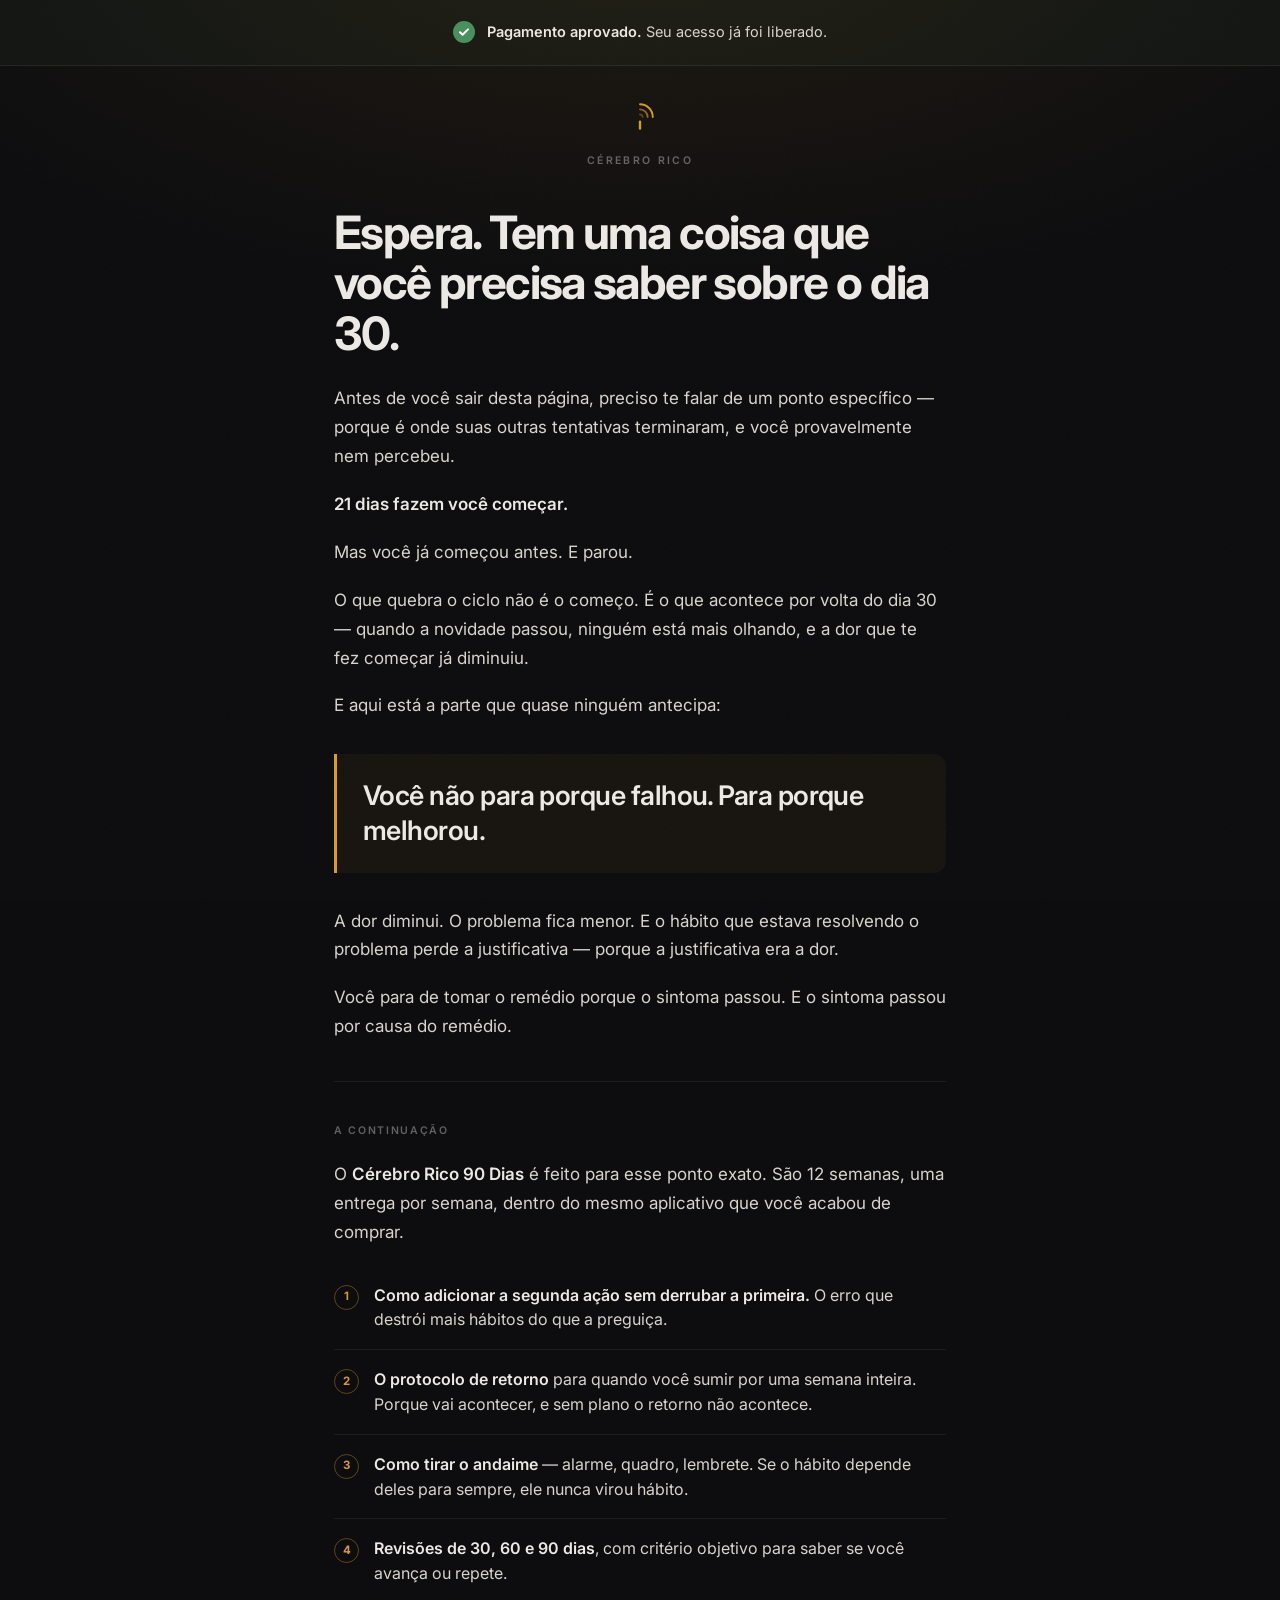
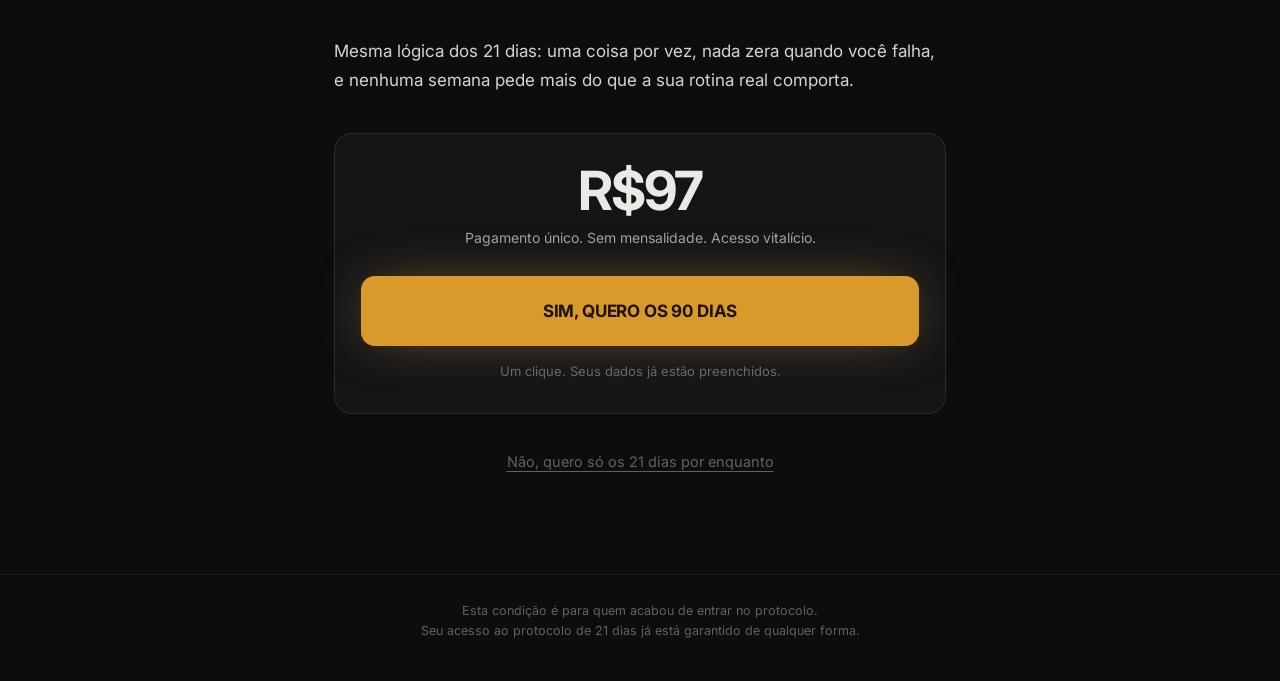
<file: oferta/index.html>
<!DOCTYPE html>
<html lang="pt-BR">
<head>
<meta charset="utf-8">
<meta name="viewport" content="width=device-width,initial-scale=1">
<meta name="robots" content="noindex,nofollow">
<title>Uma última coisa — Cérebro Rico</title>
<link rel="icon" type="image/png" href="/icone.png">
<link rel="apple-touch-icon" href="/icone-192.png">
<script src="/pixel.js" async></script>
<link rel="preconnect" href="https://fonts.googleapis.com">
<link rel="preconnect" href="https://fonts.gstatic.com" crossorigin>
<link href="https://fonts.googleapis.com/css2?family=Inter:wght@400;500;600;700;800&display=swap" rel="stylesheet">
<style>
:root{
  --dark:#0d0d0f; --surf:#151518; --surf2:#1c1c21;
  --line:rgba(255,255,255,.07); --line2:rgba(255,255,255,.09);
  --gold:#d99a2b; --cream:#ece9e4;
  --t2:rgba(255,255,255,.6); --t3:rgba(255,255,255,.35); --body:#d8d4cd;
  --ok:#4a8f5e;
  --glow:0 0 50px -12px rgba(217,154,43,.55);
}
*{box-sizing:border-box;margin:0;padding:0;-webkit-tap-highlight-color:transparent}
body{
  background:var(--dark);color:var(--cream);overflow-x:hidden;
  font-family:Inter,-apple-system,BlinkMacSystemFont,"Segoe UI",Roboto,sans-serif;
  -webkit-font-smoothing:antialiased;font-size:17px;line-height:1.7;
}
svg{display:block;max-width:100%}
a{color:inherit;text-decoration:none}
.bg-fixo{
  position:fixed;inset:0;z-index:-10;pointer-events:none;
  background:
    radial-gradient(120% 80% at 50% -10%, rgba(217,154,43,.10) 0%, transparent 55%),
    var(--dark);
}
.grain{
  position:fixed;inset:0;z-index:-9;pointer-events:none;opacity:.035;
  background-image:url("data:image/svg+xml,%3Csvg xmlns='http://www.w3.org/2000/svg' width='140' height='140'%3E%3Cfilter id='n'%3E%3CfeTurbulence type='fractalNoise' baseFrequency='0.9' numOctaves='3'/%3E%3C/filter%3E%3Crect width='140' height='140' filter='url(%23n)' opacity='0.5'/%3E%3C/svg%3E");
}
.wrap{max-width:660px;margin:0 auto;padding:0 24px}

/* confirmação */
.confirma{
  border-bottom:1px solid var(--line);padding:20px 0;
  background:rgba(74,143,94,.06);
}
.confirma .wrap{display:flex;align-items:center;gap:12px;justify-content:center}
.check{
  width:22px;height:22px;border-radius:50%;flex:0 0 22px;
  background:var(--ok);display:grid;place-items:center;
}
.check svg{width:12px;height:12px}
.confirma p{font-size:14.5px;color:var(--body);margin:0}
.confirma strong{color:var(--cream);font-weight:600}

/* marca */
.marca{padding:34px 0 0;text-align:center}
.simbolo{width:34px;height:34px;margin:0 auto 10px}
.marca .nome{
  font-size:10.5px;letter-spacing:.22em;text-transform:uppercase;color:var(--t3);font-weight:600;
}

main{padding:34px 0 clamp(56px,9vw,90px)}
h1{
  font-weight:700;letter-spacing:-.035em;line-height:1.1;
  font-size:clamp(29px,5.6vw,46px);margin-bottom:26px;
}
p{margin-bottom:19px;color:var(--body);font-size:17px}
strong{color:var(--cream);font-weight:600}

.impacto{
  border-left:3px solid var(--gold);background:rgba(217,154,43,.055);
  border-radius:0 12px 12px 0;padding:24px 26px;margin:34px 0;
}
.impacto p{
  color:var(--cream);margin:0;font-weight:600;letter-spacing:-.02em;
  font-size:clamp(20px,3.4vw,27px);line-height:1.3;
}

hr{border:0;border-top:1px solid var(--line);margin:40px 0}

.lab{
  font-size:10.5px;letter-spacing:.16em;text-transform:uppercase;
  color:var(--t3);font-weight:600;display:block;margin-bottom:20px;
}

/* lista de entregas */
.itens{list-style:none;margin:0 0 34px}
.itens li{
  display:flex;gap:15px;padding:17px 0;border-bottom:1px solid var(--line);
  font-size:16px;line-height:1.55;color:var(--body);
}
.itens li:last-child{border-bottom:0}
.itens .n{
  flex:0 0 25px;height:25px;border-radius:50%;
  border:1px solid rgba(217,154,43,.4);color:var(--gold);
  display:grid;place-items:center;font-size:11.5px;font-weight:700;margin-top:2px;
}
.itens b{color:var(--cream);font-weight:600}

/* caixa preço */
.caixa{
  background:var(--surf);border:1px solid var(--line2);border-radius:18px;
  padding:30px 26px;text-align:center;margin:38px 0 0;
}
.caixa .valor{
  font-size:clamp(38px,8vw,54px);font-weight:700;letter-spacing:-.04em;
  color:var(--cream);line-height:1;margin-bottom:8px;
}
.caixa .cond{font-size:14px;color:var(--t2);margin-bottom:26px}

.cta{
  display:block;width:100%;
  background:var(--gold);color:#1a1206;border-radius:14px;
  padding:21px 20px;text-align:center;font-size:17px;font-weight:700;
  letter-spacing:-.01em;box-shadow:var(--glow);
  transition:transform .12s ease,filter .12s ease;
}
.cta:hover{filter:brightness(1.07)}
.cta:active{transform:scale(.985)}
.cta-sub{font-size:13px;color:var(--t3);margin-top:14px}

.recusar{
  display:block;text-align:center;margin:26px auto 0;
  font-size:14.5px;color:var(--t3);text-decoration:underline;
  text-underline-offset:4px;padding:10px;
}
.recusar:hover{color:var(--t2)}

.rodape{
  border-top:1px solid var(--line);padding:26px 0 40px;
  text-align:center;font-size:12.5px;color:var(--t3);line-height:1.6;
}
</style>
</head>
<body>
<div class="bg-fixo"></div><div class="grain"></div>

<div class="confirma">
  <div class="wrap">
    <span class="check"><svg viewBox="0 0 12 12" fill="none"><path d="M2 6.2l2.6 2.6L10 3.4" stroke="#fff" stroke-width="2" stroke-linecap="round" stroke-linejoin="round"/></svg></span>
    <p><strong>Pagamento aprovado.</strong> Seu acesso já foi liberado.</p>
  </div>
</div>

<div class="marca">
  <svg class="simbolo" viewBox="0 0 40 40" fill="none" aria-hidden="true">
    <path d="M20 5 A15 15 0 0 1 35 20" stroke="#d99a2b" stroke-width="2.2" stroke-linecap="round"/>
    <path d="M20 11 A9 9 0 0 1 29 20" stroke="#d99a2b" stroke-width="2.2" stroke-linecap="round" opacity=".62"/>
    <path d="M20 17 A3 3 0 0 1 23 20" stroke="#d99a2b" stroke-width="2.2" stroke-linecap="round" opacity=".34"/>
    <rect x="18.6" y="24" width="2.8" height="11" rx="1.4" fill="#d99a2b"/>
  </svg>
  <span class="nome">Cérebro Rico</span>
</div>

<main>
<div class="wrap">

  <h1>Espera. Tem uma coisa que você precisa saber sobre o dia 30.</h1>

  <p>Antes de você sair desta página, preciso te falar de um ponto específico — porque é onde suas outras tentativas terminaram, e você provavelmente nem percebeu.</p>

  <p><strong>21 dias fazem você começar.</strong></p>

  <p>Mas você já começou antes. E parou.</p>

  <p>O que quebra o ciclo não é o começo. É o que acontece por volta do dia 30 — quando a novidade passou, ninguém está mais olhando, e a dor que te fez começar já diminuiu.</p>

  <p>E aqui está a parte que quase ninguém antecipa:</p>

  <div class="impacto">
    <p>Você não para porque falhou. Para porque melhorou.</p>
  </div>

  <p>A dor diminui. O problema fica menor. E o hábito que estava resolvendo o problema perde a justificativa — porque a justificativa era a dor.</p>

  <p>Você para de tomar o remédio porque o sintoma passou. E o sintoma passou por causa do remédio.</p>

  <hr>

  <span class="lab">A continuação</span>

  <p>O <strong>Cérebro Rico 90 Dias</strong> é feito para esse ponto exato. São 12 semanas, uma entrega por semana, dentro do mesmo aplicativo que você acabou de comprar.</p>

  <ul class="itens">
    <li><span class="n">1</span><span><b>Como adicionar a segunda ação sem derrubar a primeira.</b> O erro que destrói mais hábitos do que a preguiça.</span></li>
    <li><span class="n">2</span><span><b>O protocolo de retorno</b> para quando você sumir por uma semana inteira. Porque vai acontecer, e sem plano o retorno não acontece.</span></li>
    <li><span class="n">3</span><span><b>Como tirar o andaime</b> — alarme, quadro, lembrete. Se o hábito depende deles para sempre, ele nunca virou hábito.</span></li>
    <li><span class="n">4</span><span><b>Revisões de 30, 60 e 90 dias</b>, com critério objetivo para saber se você avança ou repete.</span></li>
  </ul>

  <p>Mesma lógica dos 21 dias: uma coisa por vez, nada zera quando você falha, e nenhuma semana pede mais do que a sua rotina real comporta.</p>

  <div class="caixa">
    <div class="valor">R$97</div>
    <div class="cond">Pagamento único. Sem mensalidade. Acesso vitalício.</div>
    <a href="#" class="cta kirvano-payment-trigger">SIM, QUERO OS 90 DIAS</a>
    <div class="cta-sub">Um clique. Seus dados já estão preenchidos.</div>
  </div>

  <a href="#" class="recusar kirvano-refuse-trigger">Não, quero só os 21 dias por enquanto</a>

</div>
</main>

<div class="rodape">
  <div class="wrap">
    Esta condição é para quem acabou de entrar no protocolo.<br>
    Seu acesso ao protocolo de 21 dias já está garantido de qualquer forma.
  </div>
</div>

<script>
  var offer = "3602033a-c076-4164-a19c-fd99d3426988";
  var nextPageURL = "https://cerebrorico.com.br/obrigado";
  var refusePageURL = "https://cerebrorico.com.br/ultima-chance";
</script>
<script src="https://snippets.kirvano.com/upsell.min.js"></script>
</body>
</html>
</file>
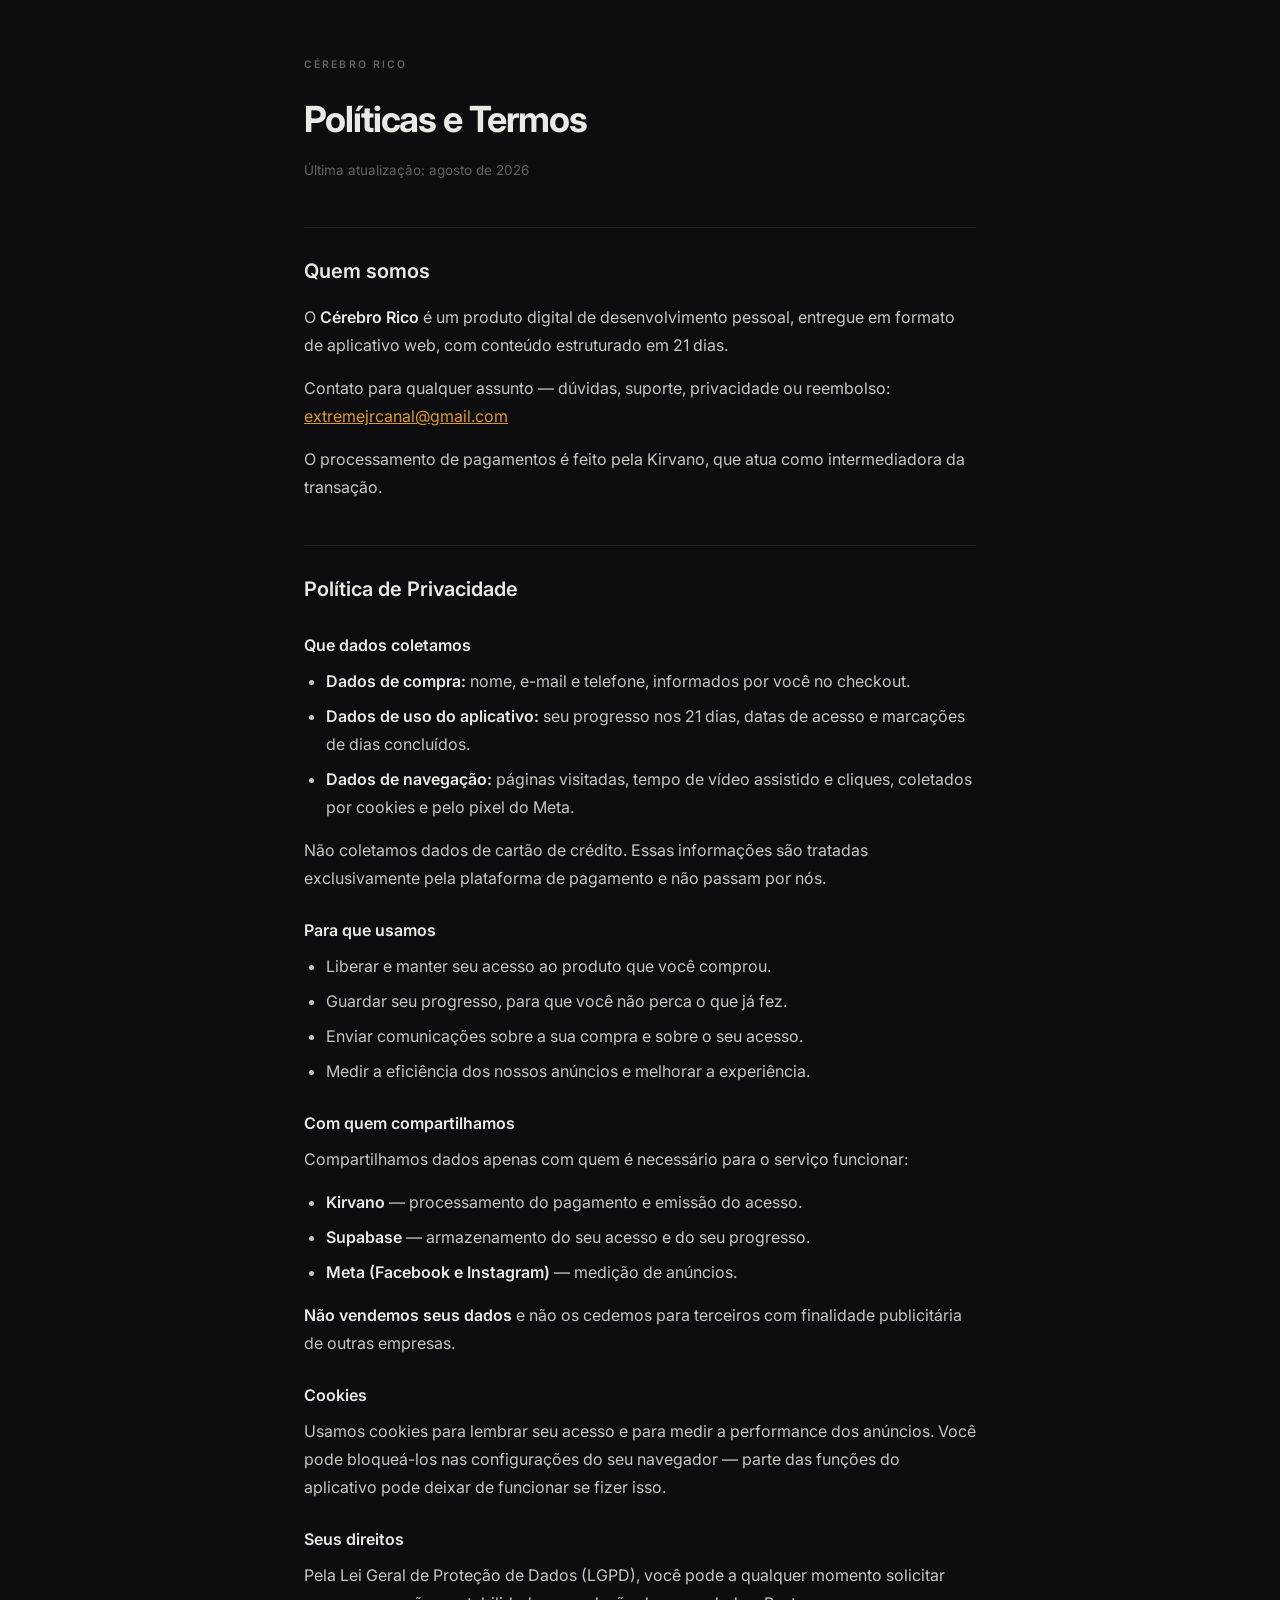
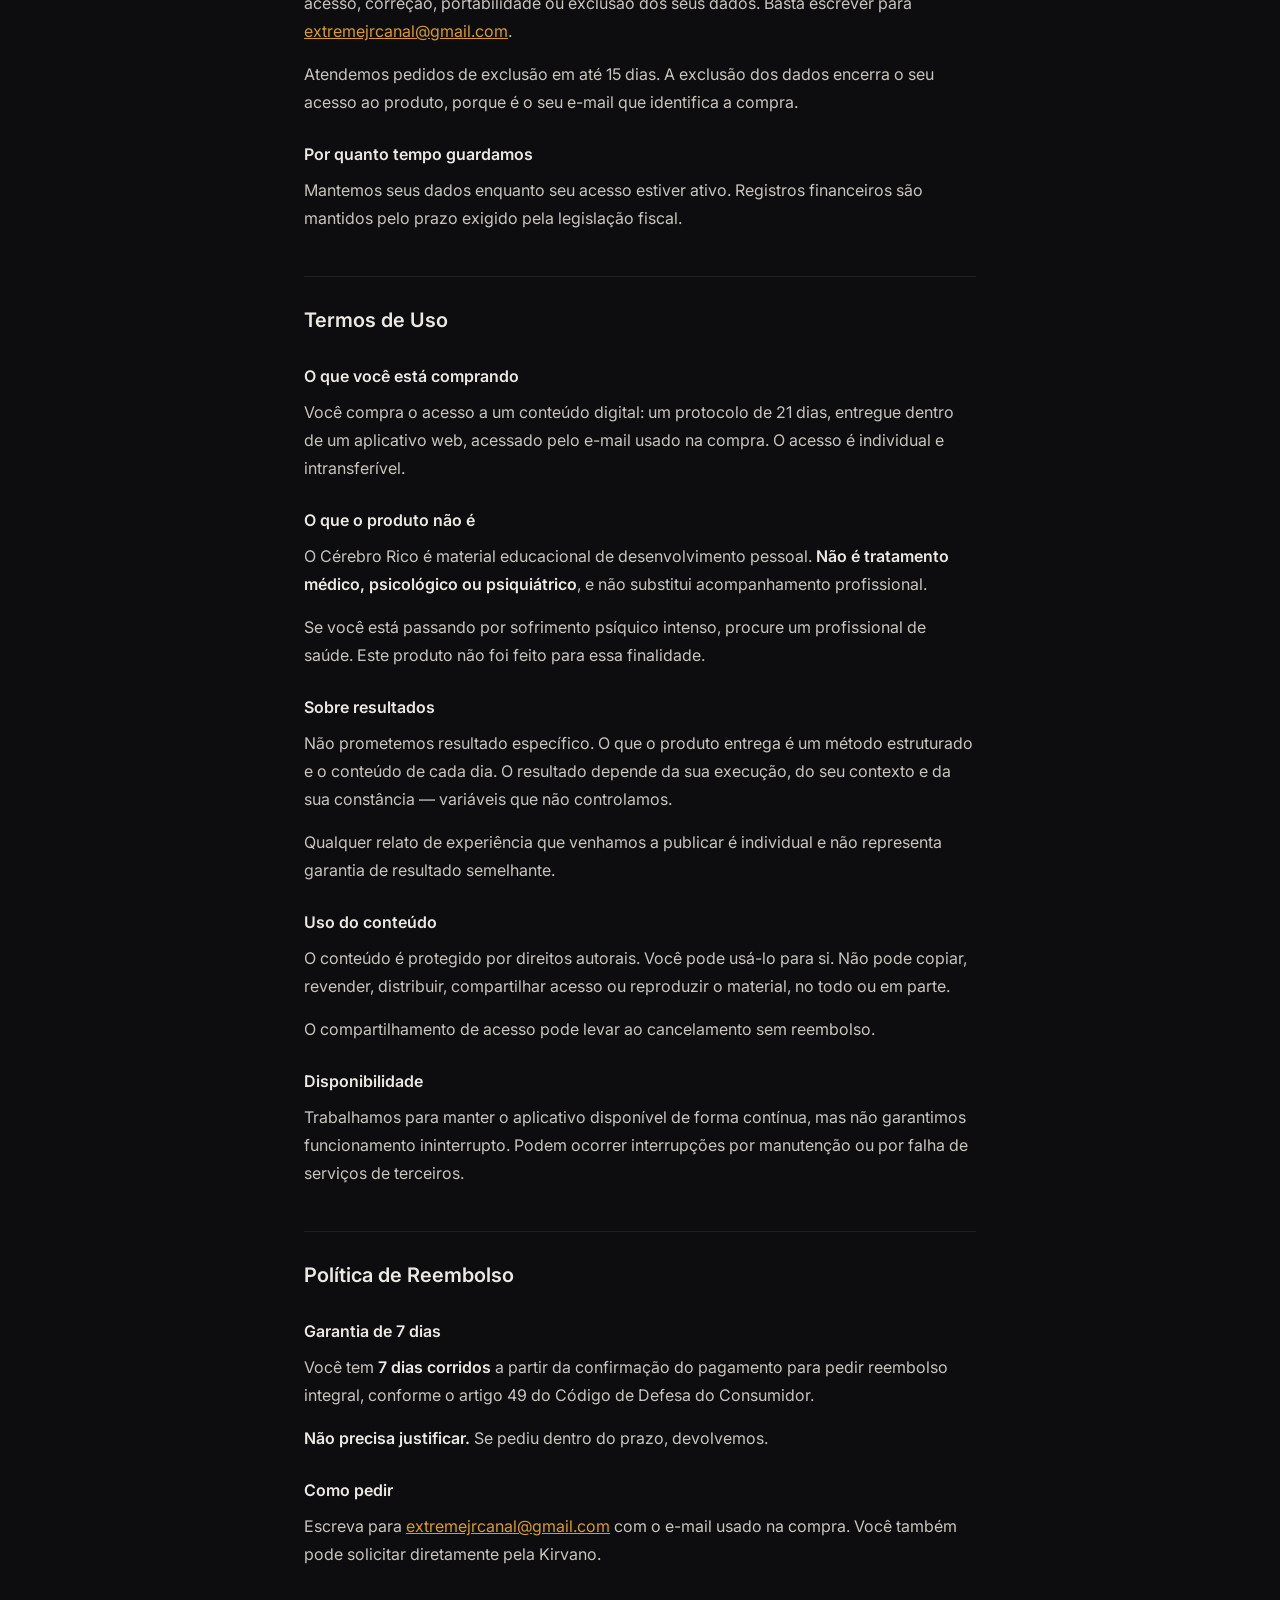
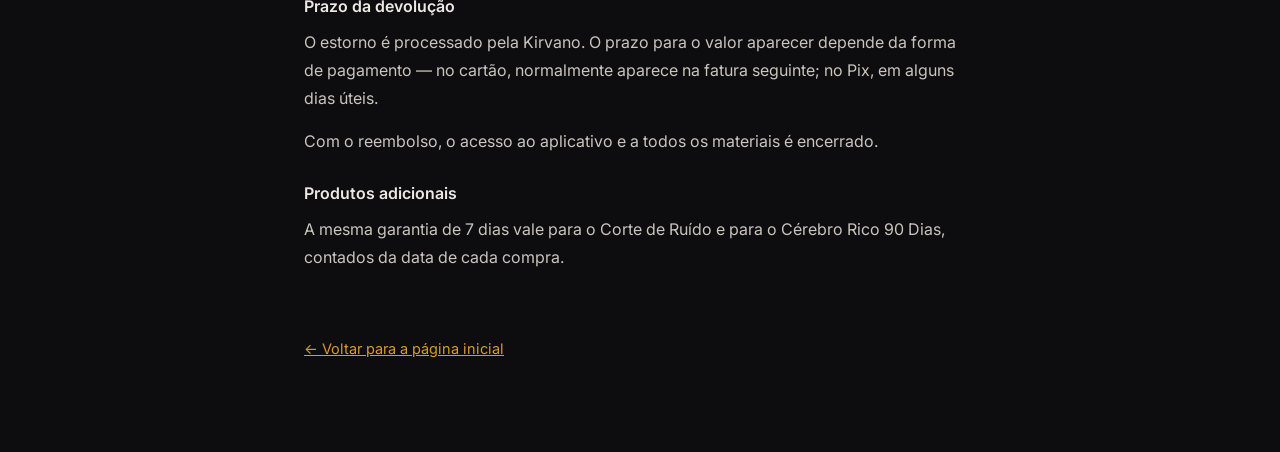
<file: politica/index.html>
<!DOCTYPE html>
<html lang="pt-BR">
<head>
<meta charset="utf-8">
<meta name="viewport" content="width=device-width,initial-scale=1">
<title>Políticas e Termos — Cérebro Rico</title>
<link rel="icon" type="image/png" href="/icone.png">
<link rel="apple-touch-icon" href="/icone-192.png">
<link href="https://fonts.googleapis.com/css2?family=Inter:wght@400;600;700&display=swap" rel="stylesheet">
<style>
:root{--dark:#0d0d0f;--gold:#d99a2b;--cream:#ece9e4;--body:#c9c5be;--line:rgba(255,255,255,.08)}
*{box-sizing:border-box;margin:0;padding:0}
body{background:var(--dark);color:var(--body);font-family:Inter,-apple-system,sans-serif;
font-size:16px;line-height:1.75;-webkit-font-smoothing:antialiased}
.wrap{max-width:720px;margin:0 auto;padding:56px 24px 90px}
h1{color:var(--cream);font-size:clamp(26px,5vw,36px);font-weight:700;letter-spacing:-.03em;margin-bottom:8px}
h2{color:var(--cream);font-size:20px;font-weight:600;margin:44px 0 14px;padding-top:26px;border-top:1px solid var(--line)}
h3{color:var(--cream);font-size:16px;font-weight:600;margin:24px 0 8px}
p{margin-bottom:15px}
ul{margin:0 0 15px 22px}
li{margin-bottom:7px}
strong{color:var(--cream);font-weight:600}
a{color:var(--gold)}
.topo{font-size:10.5px;letter-spacing:.2em;text-transform:uppercase;color:rgba(255,255,255,.35);font-weight:600;margin-bottom:14px;display:block}
.data{font-size:13.5px;color:rgba(255,255,255,.35);margin-bottom:8px}
.voltar{display:inline-block;margin-top:50px;font-size:14.5px}
</style>
</head>
<body>
<div class="wrap">

<span class="topo">Cérebro Rico</span>
<h1>Políticas e Termos</h1>
<p class="data">Última atualização: agosto de 2026</p>

<h2>Quem somos</h2>
<p>O <strong>Cérebro Rico</strong> é um produto digital de desenvolvimento pessoal, entregue em formato de aplicativo web, com conteúdo estruturado em 21 dias.</p>
<p>Contato para qualquer assunto — dúvidas, suporte, privacidade ou reembolso: <a href="mailto:extremejrcanal@gmail.com">extremejrcanal@gmail.com</a></p>
<p>O processamento de pagamentos é feito pela Kirvano, que atua como intermediadora da transação.</p>

<h2>Política de Privacidade</h2>

<h3>Que dados coletamos</h3>
<ul>
<li><strong>Dados de compra:</strong> nome, e-mail e telefone, informados por você no checkout.</li>
<li><strong>Dados de uso do aplicativo:</strong> seu progresso nos 21 dias, datas de acesso e marcações de dias concluídos.</li>
<li><strong>Dados de navegação:</strong> páginas visitadas, tempo de vídeo assistido e cliques, coletados por cookies e pelo pixel do Meta.</li>
</ul>
<p>Não coletamos dados de cartão de crédito. Essas informações são tratadas exclusivamente pela plataforma de pagamento e não passam por nós.</p>

<h3>Para que usamos</h3>
<ul>
<li>Liberar e manter seu acesso ao produto que você comprou.</li>
<li>Guardar seu progresso, para que você não perca o que já fez.</li>
<li>Enviar comunicações sobre a sua compra e sobre o seu acesso.</li>
<li>Medir a eficiência dos nossos anúncios e melhorar a experiência.</li>
</ul>

<h3>Com quem compartilhamos</h3>
<p>Compartilhamos dados apenas com quem é necessário para o serviço funcionar:</p>
<ul>
<li><strong>Kirvano</strong> — processamento do pagamento e emissão do acesso.</li>
<li><strong>Supabase</strong> — armazenamento do seu acesso e do seu progresso.</li>
<li><strong>Meta (Facebook e Instagram)</strong> — medição de anúncios.</li>
</ul>
<p><strong>Não vendemos seus dados</strong> e não os cedemos para terceiros com finalidade publicitária de outras empresas.</p>

<h3>Cookies</h3>
<p>Usamos cookies para lembrar seu acesso e para medir a performance dos anúncios. Você pode bloqueá-los nas configurações do seu navegador — parte das funções do aplicativo pode deixar de funcionar se fizer isso.</p>

<h3>Seus direitos</h3>
<p>Pela Lei Geral de Proteção de Dados (LGPD), você pode a qualquer momento solicitar acesso, correção, portabilidade ou exclusão dos seus dados. Basta escrever para <a href="mailto:extremejrcanal@gmail.com">extremejrcanal@gmail.com</a>.</p>
<p>Atendemos pedidos de exclusão em até 15 dias. A exclusão dos dados encerra o seu acesso ao produto, porque é o seu e-mail que identifica a compra.</p>

<h3>Por quanto tempo guardamos</h3>
<p>Mantemos seus dados enquanto seu acesso estiver ativo. Registros financeiros são mantidos pelo prazo exigido pela legislação fiscal.</p>

<h2>Termos de Uso</h2>

<h3>O que você está comprando</h3>
<p>Você compra o acesso a um conteúdo digital: um protocolo de 21 dias, entregue dentro de um aplicativo web, acessado pelo e-mail usado na compra. O acesso é individual e intransferível.</p>

<h3>O que o produto não é</h3>
<p>O Cérebro Rico é material educacional de desenvolvimento pessoal. <strong>Não é tratamento médico, psicológico ou psiquiátrico</strong>, e não substitui acompanhamento profissional.</p>
<p>Se você está passando por sofrimento psíquico intenso, procure um profissional de saúde. Este produto não foi feito para essa finalidade.</p>

<h3>Sobre resultados</h3>
<p>Não prometemos resultado específico. O que o produto entrega é um método estruturado e o conteúdo de cada dia. O resultado depende da sua execução, do seu contexto e da sua constância — variáveis que não controlamos.</p>
<p>Qualquer relato de experiência que venhamos a publicar é individual e não representa garantia de resultado semelhante.</p>

<h3>Uso do conteúdo</h3>
<p>O conteúdo é protegido por direitos autorais. Você pode usá-lo para si. Não pode copiar, revender, distribuir, compartilhar acesso ou reproduzir o material, no todo ou em parte.</p>
<p>O compartilhamento de acesso pode levar ao cancelamento sem reembolso.</p>

<h3>Disponibilidade</h3>
<p>Trabalhamos para manter o aplicativo disponível de forma contínua, mas não garantimos funcionamento ininterrupto. Podem ocorrer interrupções por manutenção ou por falha de serviços de terceiros.</p>

<h2>Política de Reembolso</h2>

<h3>Garantia de 7 dias</h3>
<p>Você tem <strong>7 dias corridos</strong> a partir da confirmação do pagamento para pedir reembolso integral, conforme o artigo 49 do Código de Defesa do Consumidor.</p>
<p><strong>Não precisa justificar.</strong> Se pediu dentro do prazo, devolvemos.</p>

<h3>Como pedir</h3>
<p>Escreva para <a href="mailto:extremejrcanal@gmail.com">extremejrcanal@gmail.com</a> com o e-mail usado na compra. Você também pode solicitar diretamente pela Kirvano.</p>

<h3>Prazo da devolução</h3>
<p>O estorno é processado pela Kirvano. O prazo para o valor aparecer depende da forma de pagamento — no cartão, normalmente aparece na fatura seguinte; no Pix, em alguns dias úteis.</p>
<p>Com o reembolso, o acesso ao aplicativo e a todos os materiais é encerrado.</p>

<h3>Produtos adicionais</h3>
<p>A mesma garantia de 7 dias vale para o Corte de Ruído e para o Cérebro Rico 90 Dias, contados da data de cada compra.</p>

<a class="voltar" href="/">← Voltar para a página inicial</a>

</div>
</body>
</html>
</file>
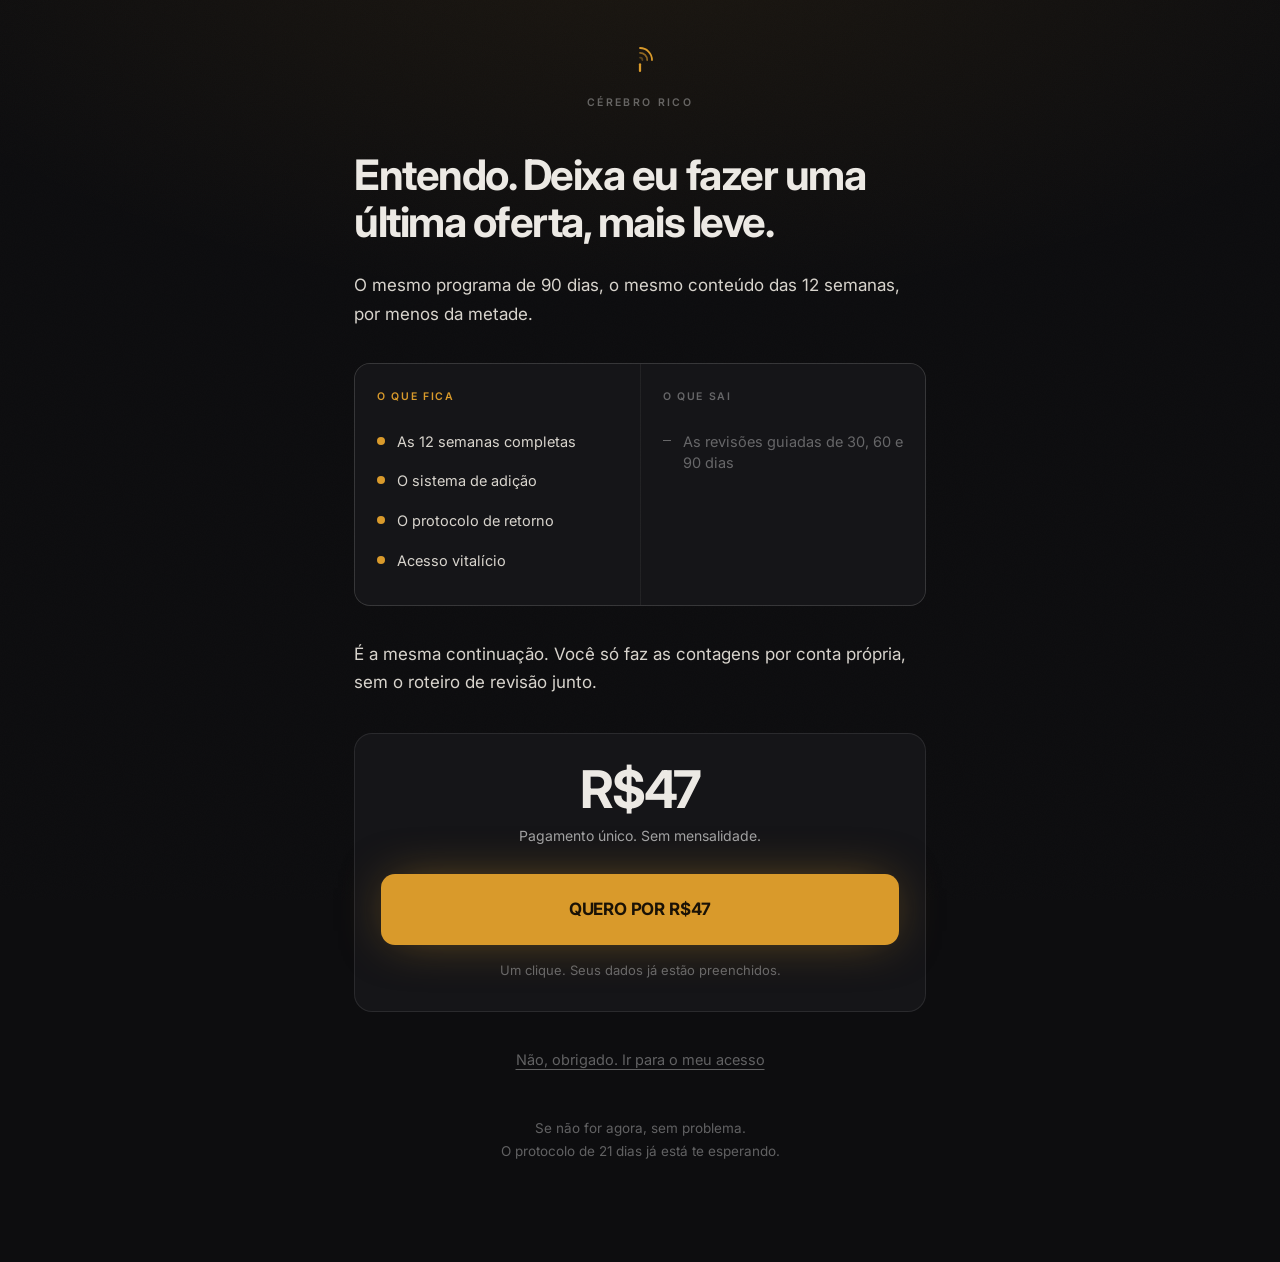
<file: ultima-chance/index.html>
<!DOCTYPE html>
<html lang="pt-BR">
<head>
<meta charset="utf-8">
<meta name="viewport" content="width=device-width,initial-scale=1">
<meta name="robots" content="noindex,nofollow">
<title>Uma versão mais leve — Cérebro Rico</title>
<link rel="icon" type="image/png" href="/icone.png">
<link rel="apple-touch-icon" href="/icone-192.png">
<script src="/pixel.js" async></script>
<link rel="preconnect" href="https://fonts.googleapis.com">
<link rel="preconnect" href="https://fonts.gstatic.com" crossorigin>
<link href="https://fonts.googleapis.com/css2?family=Inter:wght@400;500;600;700;800&display=swap" rel="stylesheet">
<style>
:root{
  --dark:#0d0d0f; --surf:#151518;
  --line:rgba(255,255,255,.07); --line2:rgba(255,255,255,.09);
  --gold:#d99a2b; --cream:#ece9e4;
  --t2:rgba(255,255,255,.6); --t3:rgba(255,255,255,.35); --body:#d8d4cd;
  --glow:0 0 50px -12px rgba(217,154,43,.55);
}
*{box-sizing:border-box;margin:0;padding:0;-webkit-tap-highlight-color:transparent}
body{
  background:var(--dark);color:var(--cream);overflow-x:hidden;
  font-family:Inter,-apple-system,BlinkMacSystemFont,"Segoe UI",Roboto,sans-serif;
  -webkit-font-smoothing:antialiased;font-size:17px;line-height:1.7;
}
svg{display:block;max-width:100%}
a{color:inherit;text-decoration:none}
.bg-fixo{
  position:fixed;inset:0;z-index:-10;pointer-events:none;
  background:radial-gradient(120% 80% at 50% -10%, rgba(217,154,43,.08) 0%, transparent 55%),var(--dark);
}
.grain{
  position:fixed;inset:0;z-index:-9;pointer-events:none;opacity:.035;
  background-image:url("data:image/svg+xml,%3Csvg xmlns='http://www.w3.org/2000/svg' width='140' height='140'%3E%3Cfilter id='n'%3E%3CfeTurbulence type='fractalNoise' baseFrequency='0.9' numOctaves='3'/%3E%3C/filter%3E%3Crect width='140' height='140' filter='url(%23n)' opacity='0.5'/%3E%3C/svg%3E");
}
.wrap{max-width:620px;margin:0 auto;padding:0 24px}

.marca{padding:44px 0 0;text-align:center}
.simbolo{width:32px;height:32px;margin:0 auto 10px}
.marca .nome{font-size:10.5px;letter-spacing:.22em;text-transform:uppercase;color:var(--t3);font-weight:600}

main{padding:36px 0 clamp(50px,8vw,80px)}
h1{
  font-weight:700;letter-spacing:-.035em;line-height:1.12;
  font-size:clamp(28px,5.2vw,42px);margin-bottom:26px;
}
p{margin-bottom:19px;color:var(--body)}
strong{color:var(--cream);font-weight:600}

/* comparação fica/sai */
.comp{
  display:grid;grid-template-columns:1fr 1fr;gap:1px;
  background:var(--line2);border:1px solid var(--line2);
  border-radius:16px;overflow:hidden;margin:34px 0;
}
.comp > div{background:var(--surf);padding:24px 22px}
.comp .lab{
  font-size:10.5px;letter-spacing:.16em;text-transform:uppercase;
  font-weight:600;margin-bottom:16px;display:block;
}
.fica .lab{color:var(--gold)}
.sai .lab{color:var(--t3)}
.comp ul{list-style:none}
.comp li{
  font-size:14.5px;line-height:1.5;color:var(--body);
  padding:9px 0 9px 20px;position:relative;
}
.fica li::before{
  content:"";position:absolute;left:0;top:15px;
  width:8px;height:8px;border-radius:50%;background:var(--gold);
}
.sai li{color:var(--t3)}
.sai li::before{
  content:"";position:absolute;left:0;top:18px;
  width:8px;height:1px;background:var(--t3);
}
@media(max-width:520px){.comp{grid-template-columns:1fr}}

.caixa{
  background:var(--surf);border:1px solid var(--line2);border-radius:18px;
  padding:30px 26px;text-align:center;margin:36px 0 0;
}
.caixa .valor{
  font-size:clamp(38px,8vw,52px);font-weight:700;letter-spacing:-.04em;
  color:var(--cream);line-height:1;margin-bottom:8px;
}
.caixa .cond{font-size:14px;color:var(--t2);margin-bottom:26px}

.cta{
  display:block;width:100%;
  background:var(--gold);color:#1a1206;border-radius:14px;
  padding:21px 20px;text-align:center;font-size:17px;font-weight:700;
  letter-spacing:-.01em;box-shadow:var(--glow);
  transition:transform .12s ease,filter .12s ease;
}
.cta:hover{filter:brightness(1.07)}
.cta:active{transform:scale(.985)}
.cta-sub{font-size:13px;color:var(--t3);margin-top:14px}

.recusar{
  display:block;text-align:center;margin:26px auto 0;
  font-size:14.5px;color:var(--t3);text-decoration:underline;
  text-underline-offset:4px;padding:10px;
}
.recusar:hover{color:var(--t2)}
</style>
</head>
<body>
<div class="bg-fixo"></div><div class="grain"></div>

<div class="marca">
  <svg class="simbolo" viewBox="0 0 40 40" fill="none" aria-hidden="true">
    <path d="M20 5 A15 15 0 0 1 35 20" stroke="#d99a2b" stroke-width="2.2" stroke-linecap="round"/>
    <path d="M20 11 A9 9 0 0 1 29 20" stroke="#d99a2b" stroke-width="2.2" stroke-linecap="round" opacity=".62"/>
    <path d="M20 17 A3 3 0 0 1 23 20" stroke="#d99a2b" stroke-width="2.2" stroke-linecap="round" opacity=".34"/>
    <rect x="18.6" y="24" width="2.8" height="11" rx="1.4" fill="#d99a2b"/>
  </svg>
  <span class="nome">Cérebro Rico</span>
</div>

<main>
<div class="wrap">

  <h1>Entendo. Deixa eu fazer uma última oferta, mais leve.</h1>

  <p>O mesmo programa de 90 dias, o mesmo conteúdo das 12 semanas, por menos da metade.</p>

  <div class="comp">
    <div class="fica">
      <span class="lab">O que fica</span>
      <ul>
        <li>As 12 semanas completas</li>
        <li>O sistema de adição</li>
        <li>O protocolo de retorno</li>
        <li>Acesso vitalício</li>
      </ul>
    </div>
    <div class="sai">
      <span class="lab">O que sai</span>
      <ul>
        <li>As revisões guiadas de 30, 60 e 90 dias</li>
      </ul>
    </div>
  </div>

  <p>É a mesma continuação. Você só faz as contagens por conta própria, sem o roteiro de revisão junto.</p>

  <div class="caixa">
    <div class="valor">R$47</div>
    <div class="cond">Pagamento único. Sem mensalidade.</div>
    <a href="#" class="cta kirvano-payment-trigger">QUERO POR R$47</a>
    <div class="cta-sub">Um clique. Seus dados já estão preenchidos.</div>
  </div>

  <a href="#" class="recusar kirvano-refuse-trigger">Não, obrigado. Ir para o meu acesso</a>

  <p style="text-align:center;font-size:13.5px;color:var(--t3);margin-top:34px">
    Se não for agora, sem problema.<br>O protocolo de 21 dias já está te esperando.
  </p>

</div>
</main>

<script>
  var offer = "f735db49-8905-4eca-97cf-da2d3cc875ce";
  var nextPageURL = "https://cerebrorico.com.br/obrigado";
  var refusePageURL = "https://cerebrorico.com.br/obrigado";
</script>
<script src="https://snippets.kirvano.com/upsell.min.js"></script>
</body>
</html>
</file>
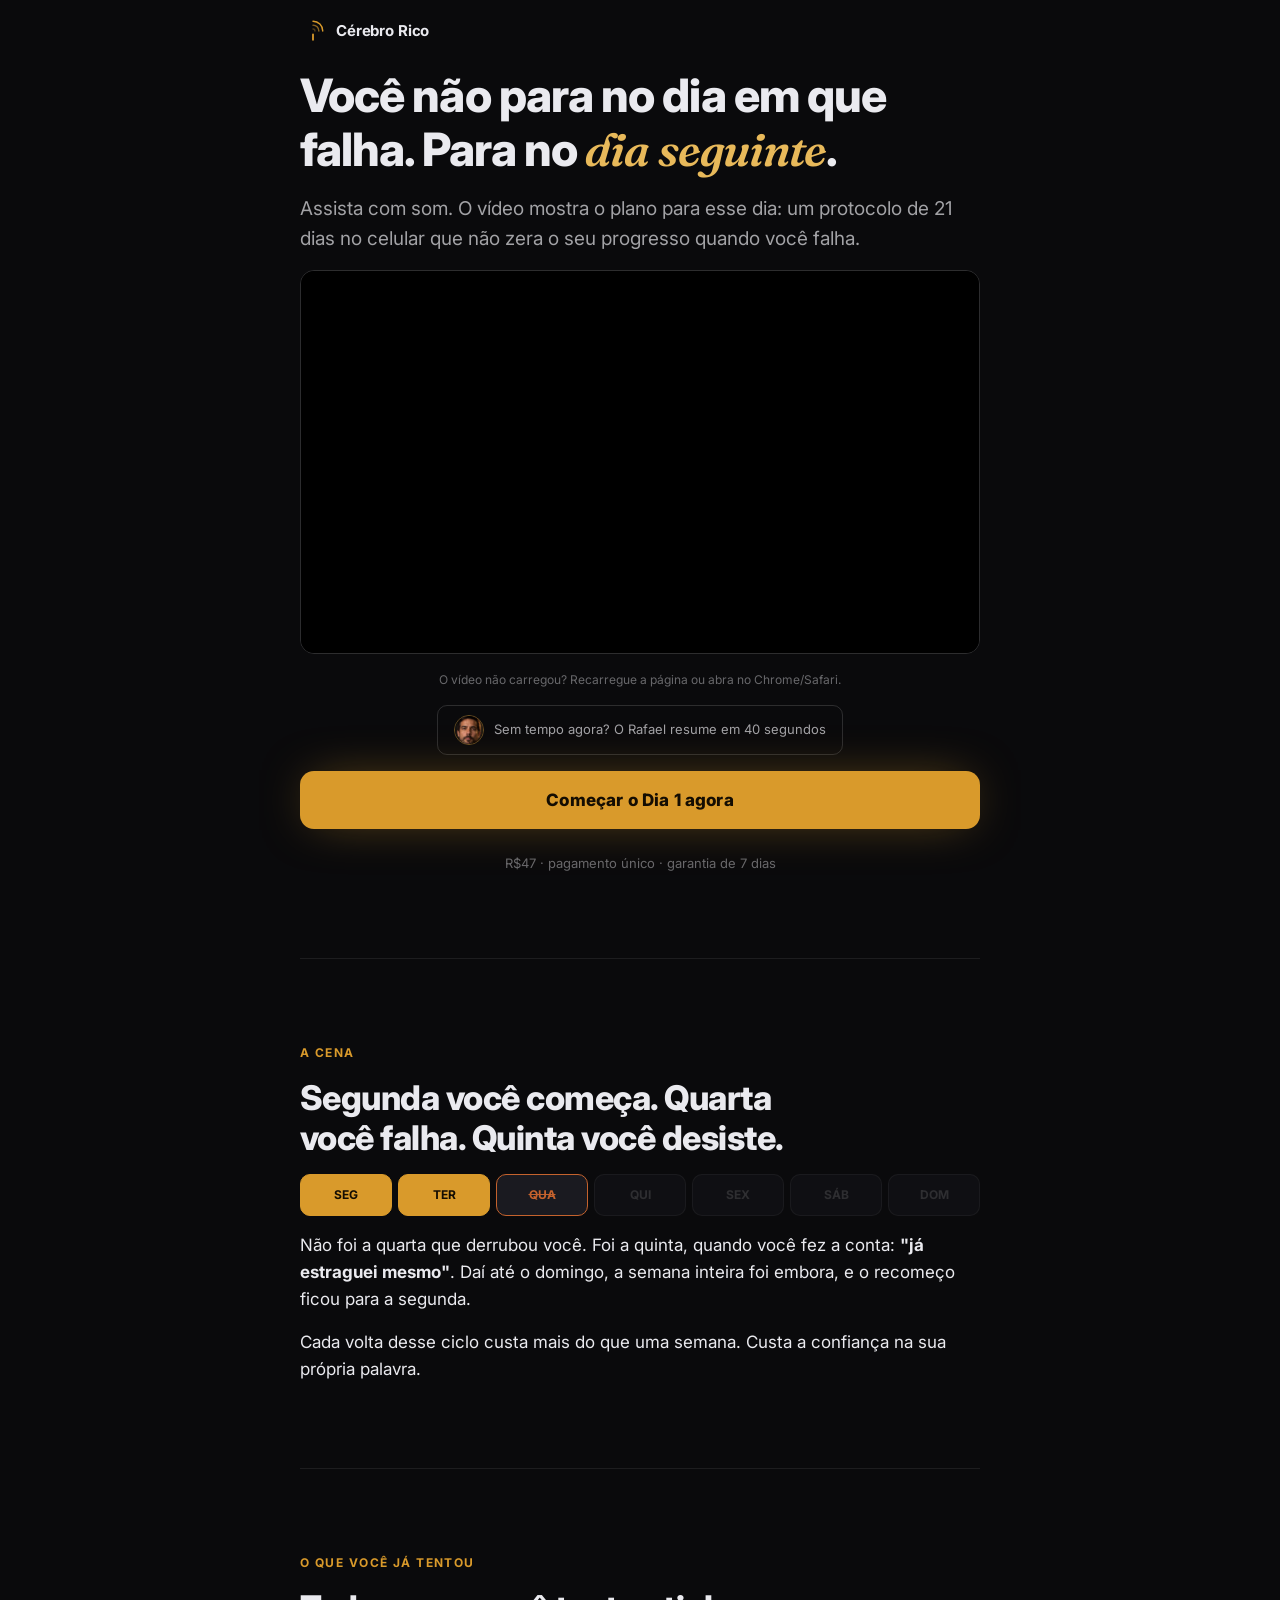
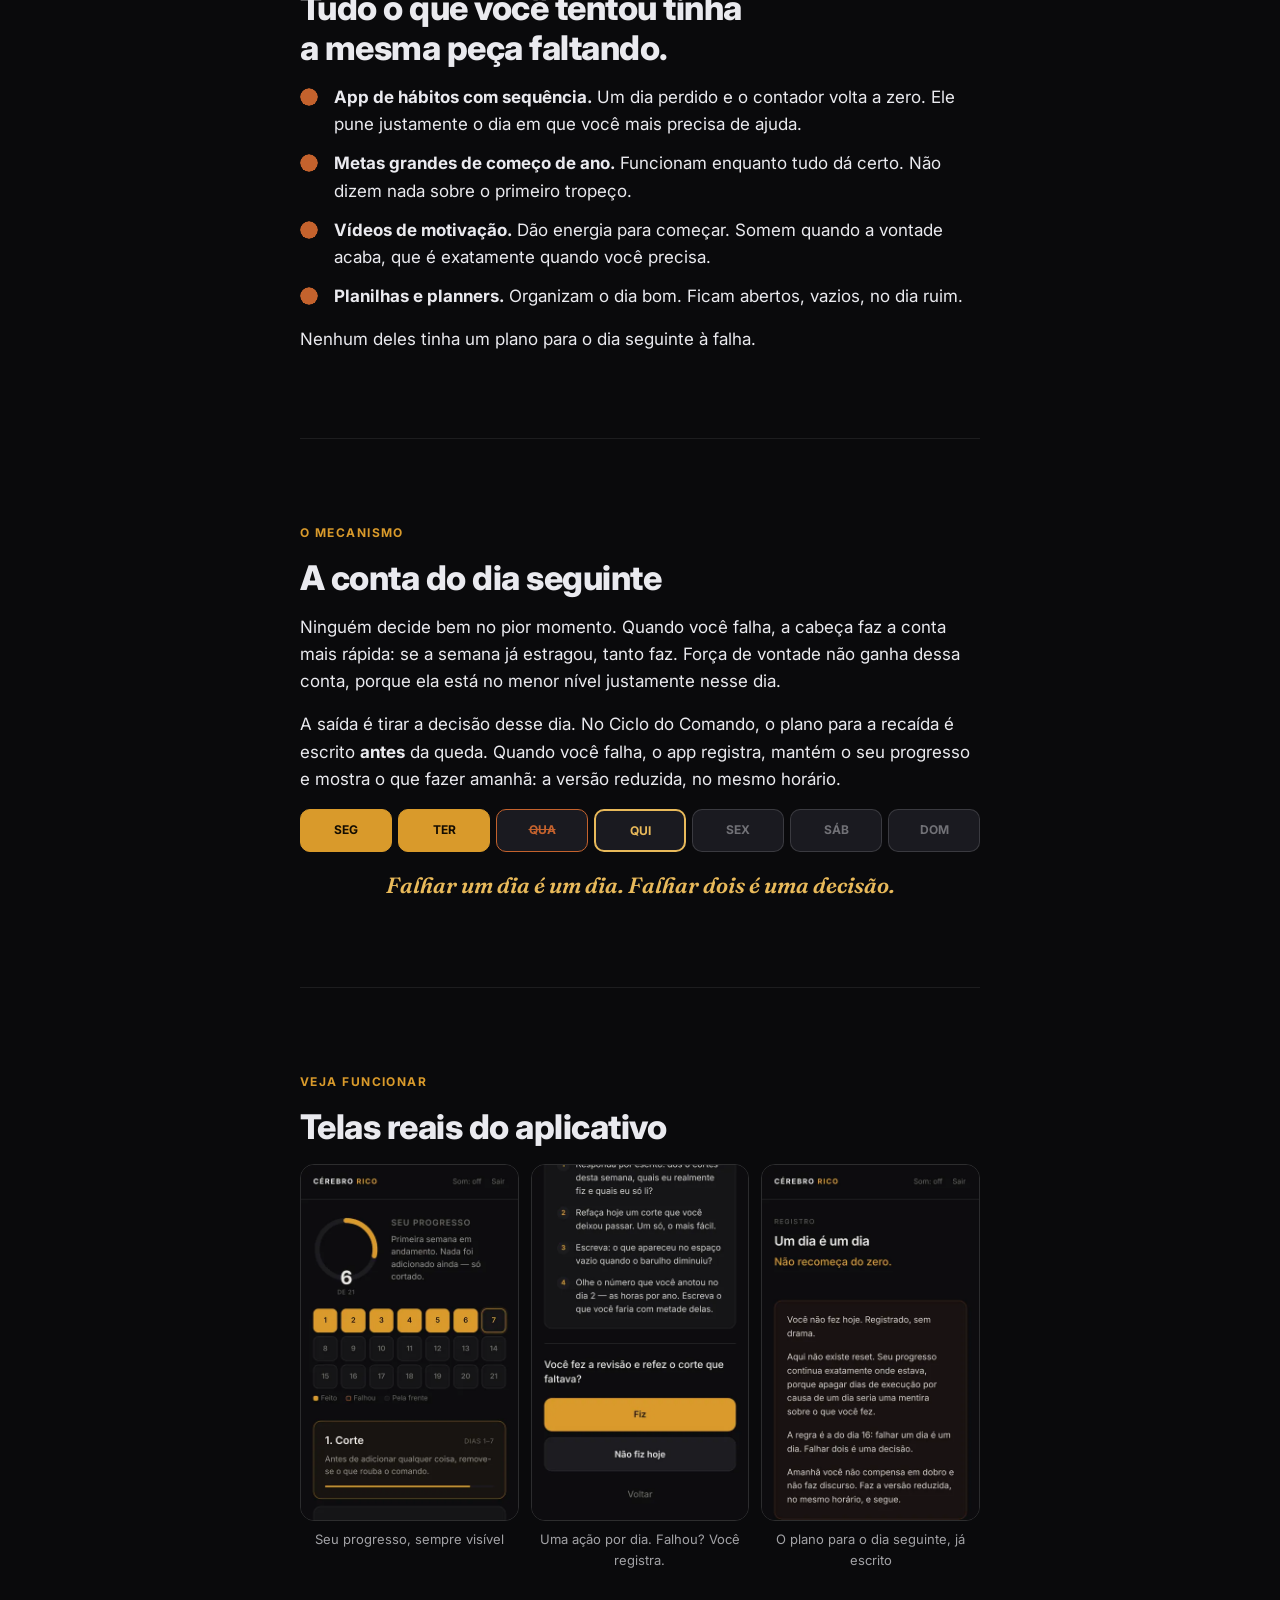
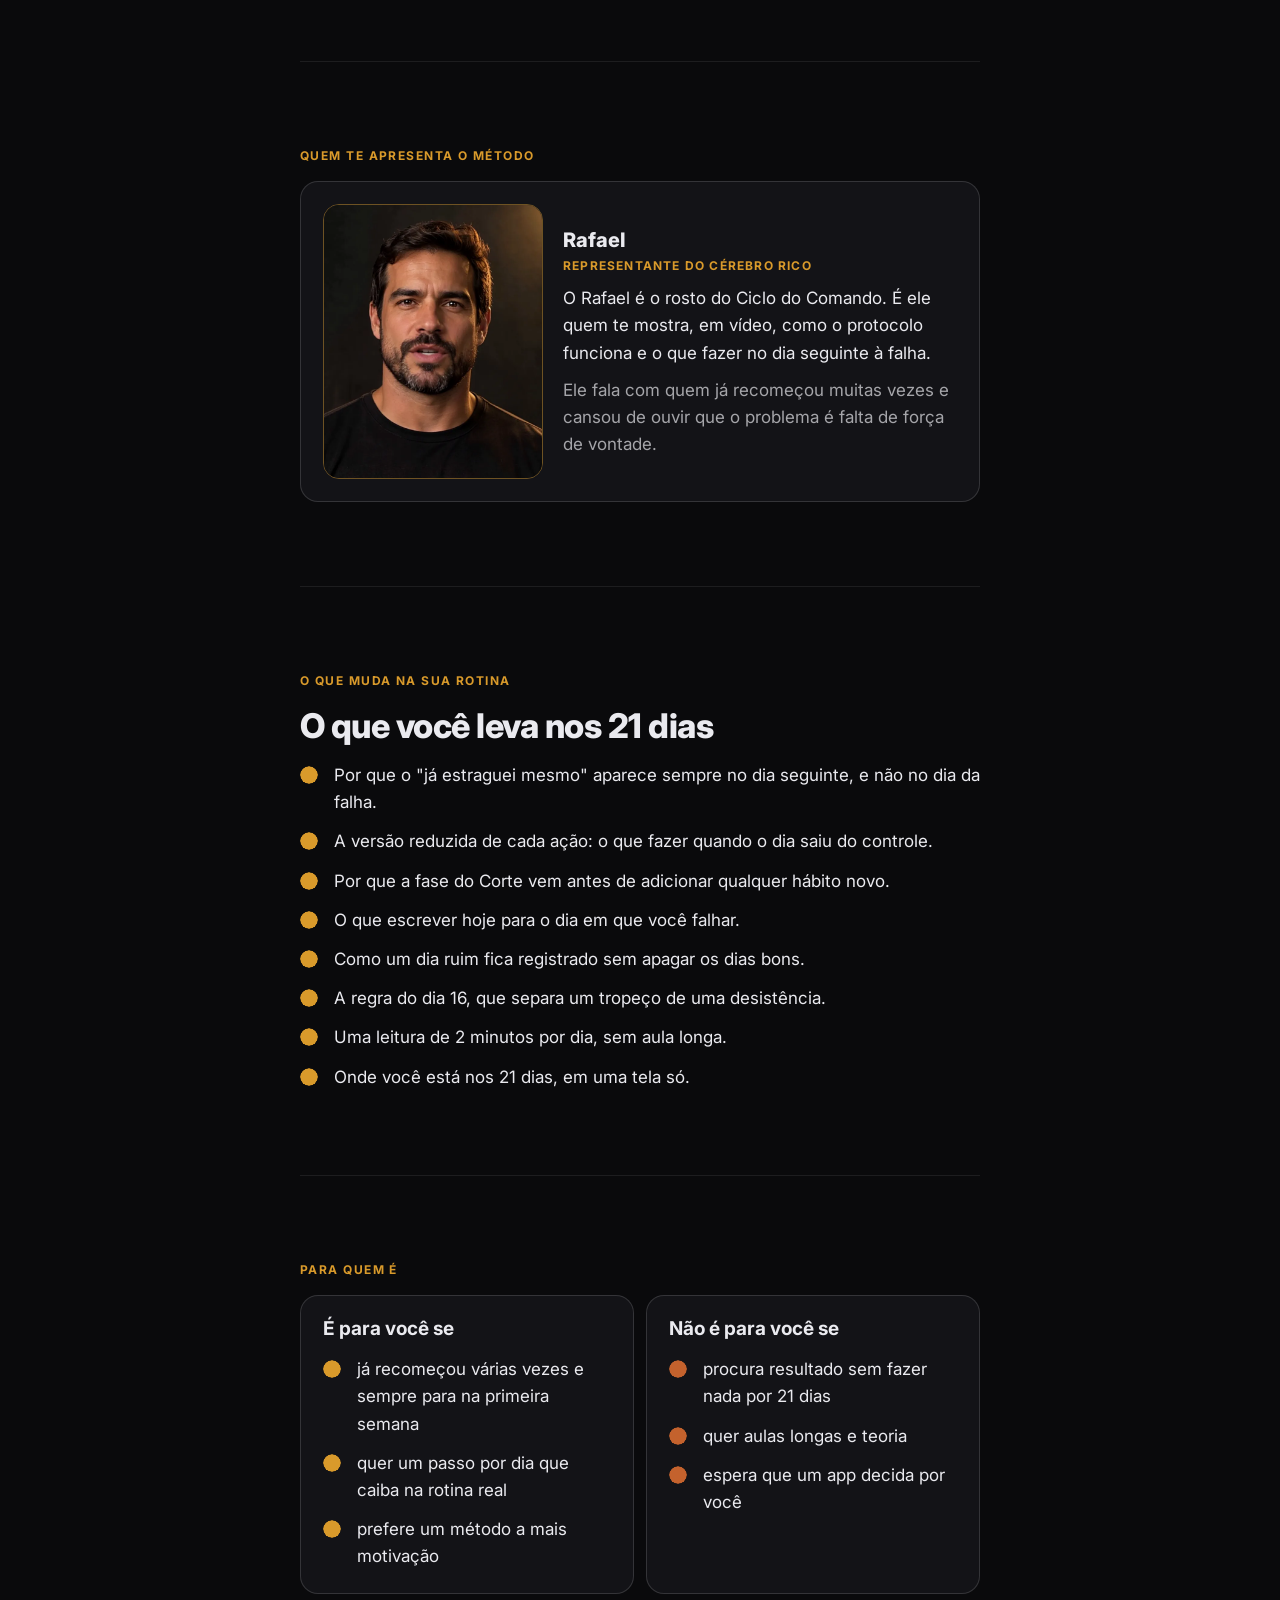
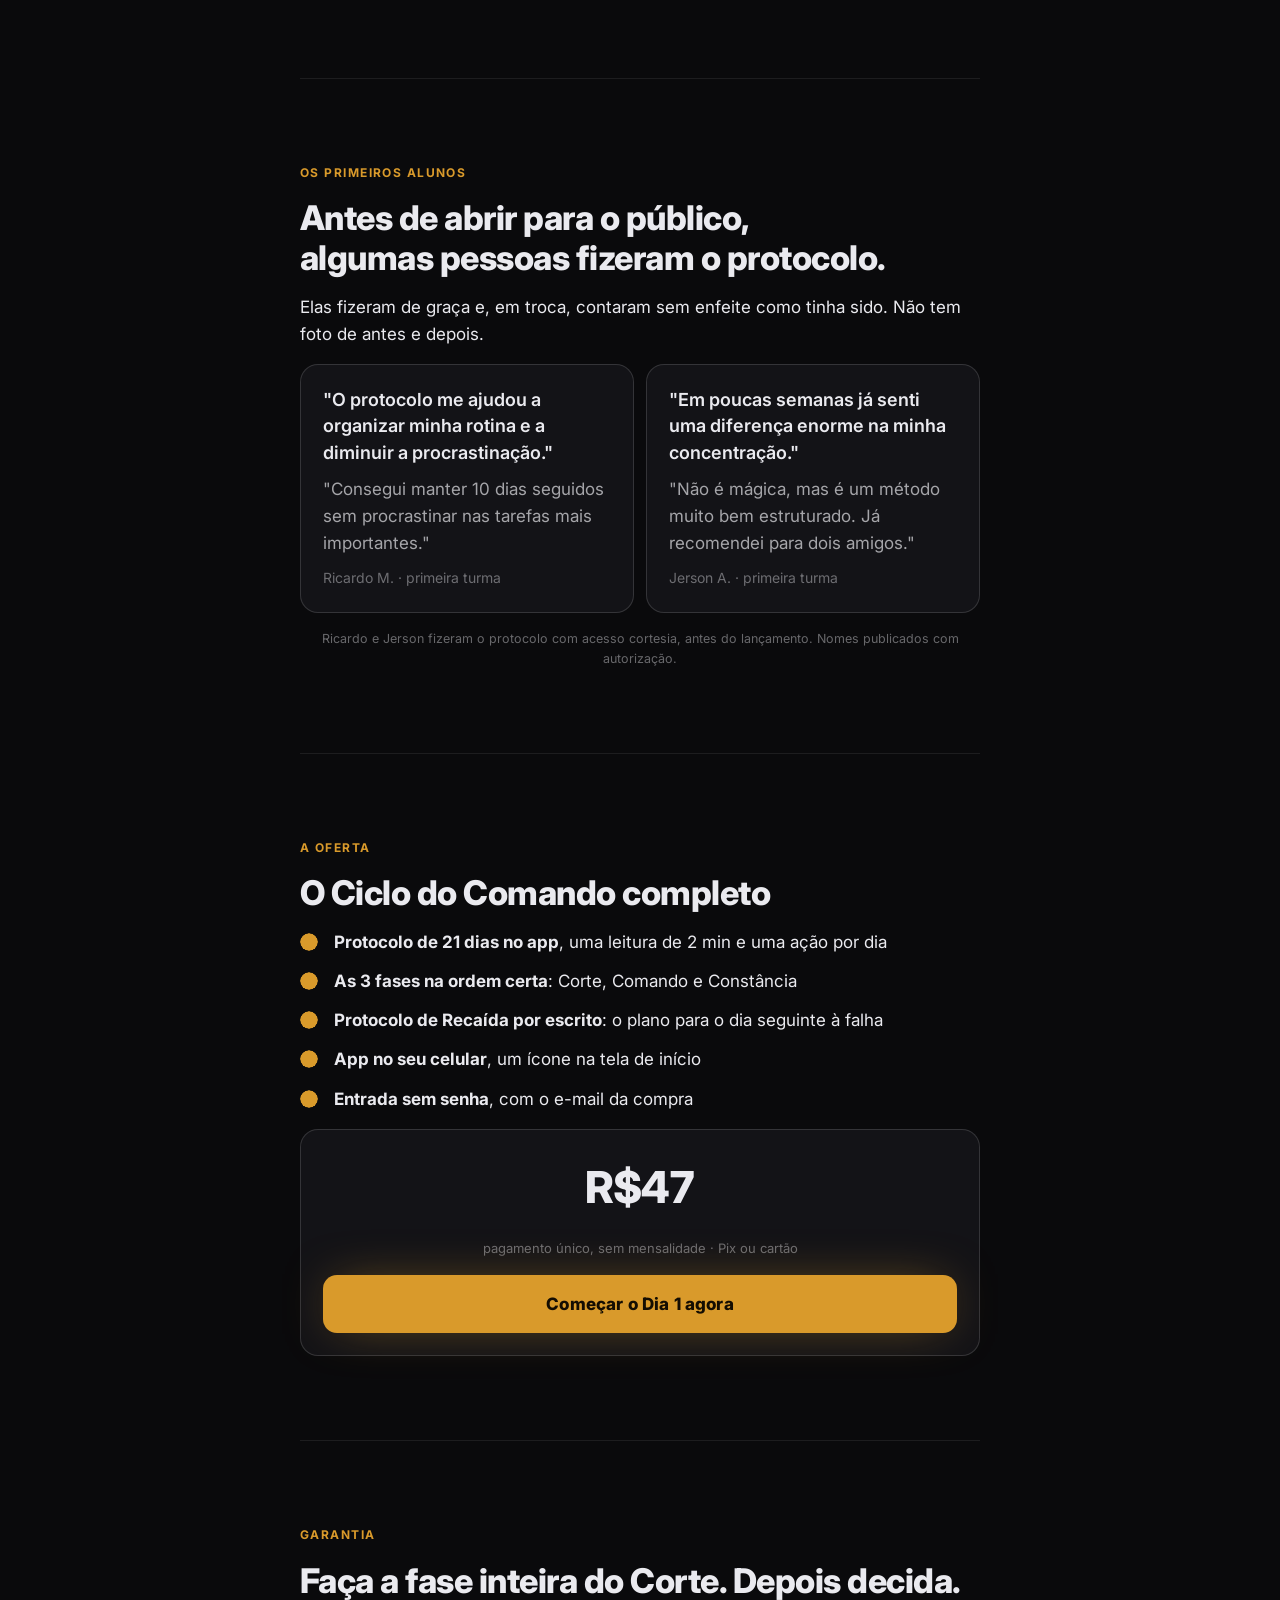
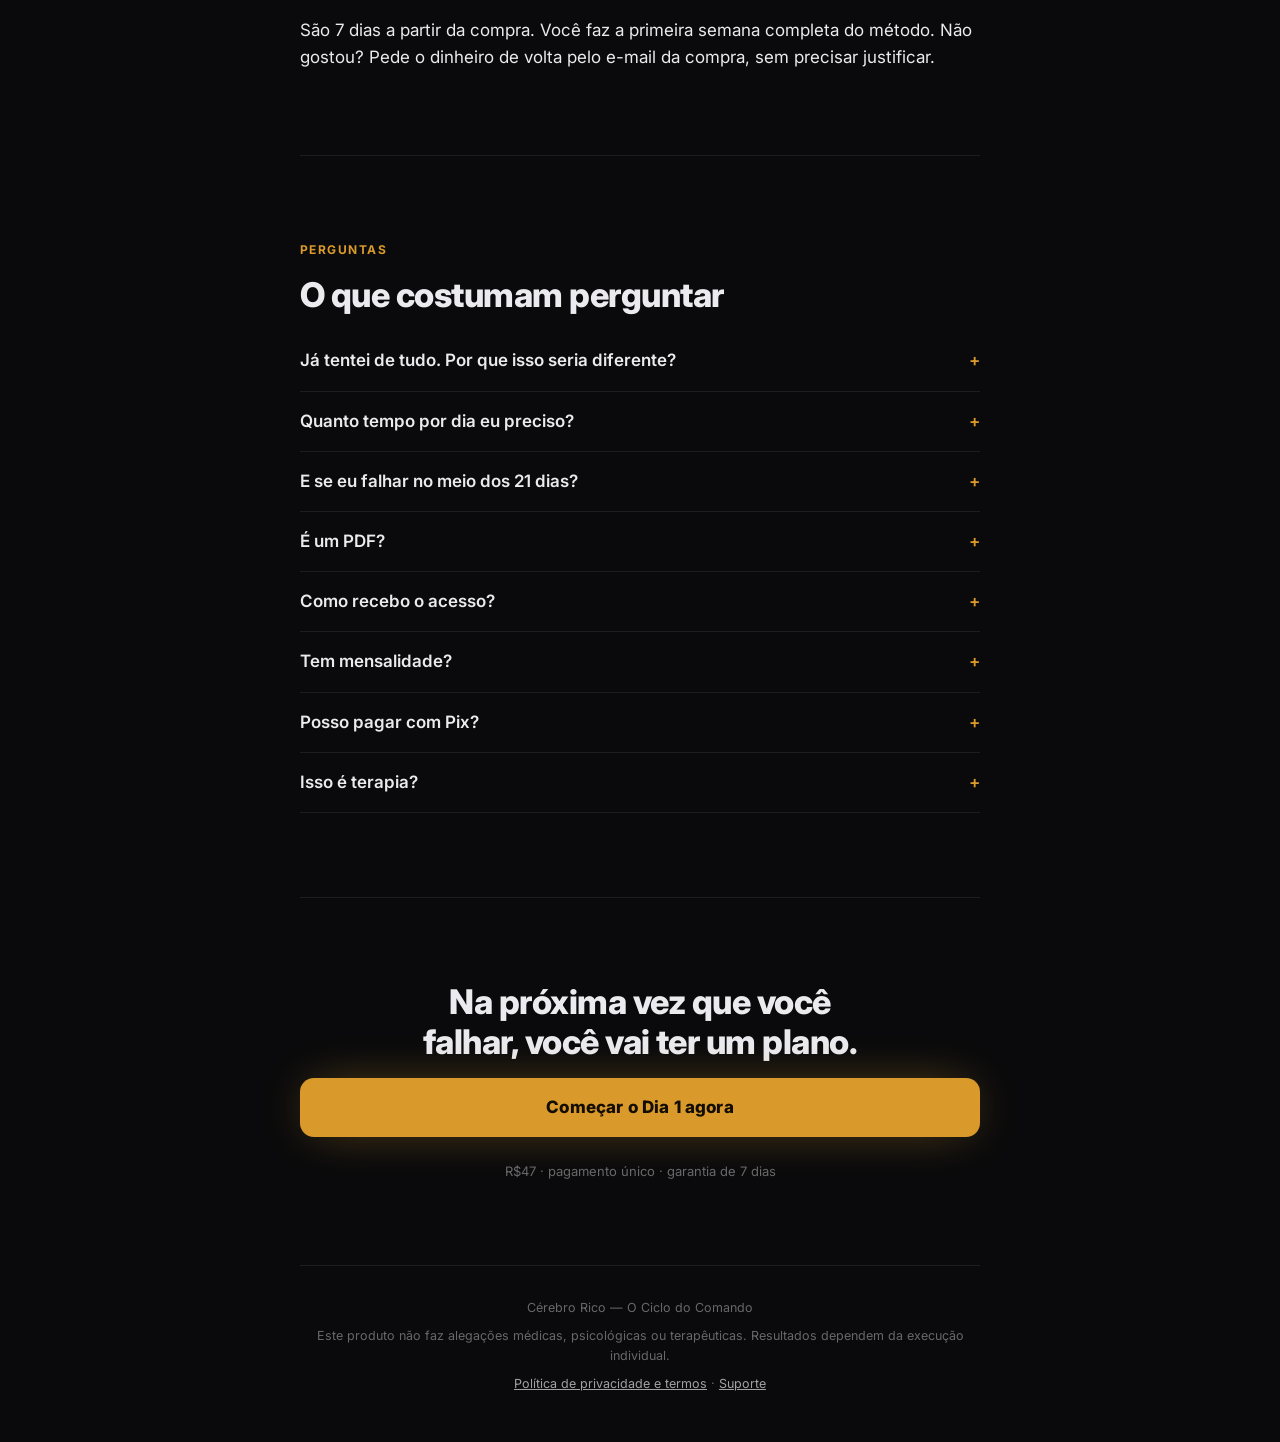
<file: v2/index.html>
<!DOCTYPE html>
<html lang="pt-BR">
<head>
<meta charset="utf-8">
<meta name="viewport" content="width=device-width,initial-scale=1">
<title>Cérebro Rico — O plano para o dia seguinte</title>
<meta name="robots" content="noindex">
<meta name="description" content="Protocolo de 21 dias no celular com um plano escrito para o dia seguinte à falha. O seu progresso não volta a zero.">
<meta property="og:title" content="Você não para no dia em que falha. Para no dia seguinte.">
<meta property="og:description" content="O Ciclo do Comando: 21 dias no celular, com o plano para o dia seguinte à falha já escrito.">
<meta name="theme-color" content="#0a0a0c">
<link rel="icon" type="image/png" href="/icone.png">
<link rel="apple-touch-icon" href="/icone-192.png">
<script>window.V2_PAGINA = "vsl";</script>
<script src="/pixel.js" async></script>
<script src="/utm.js" defer></script>
<script src="/v2/v2.js" defer></script>
<script src="/v2/vsl.js" defer></script>
<link rel="preconnect" href="https://cdn.converteai.net" crossorigin>
<link rel="preconnect" href="https://scripts.converteai.net">
<link rel="preconnect" href="https://fonts.googleapis.com">
<link rel="preconnect" href="https://fonts.gstatic.com" crossorigin>
<link href="https://fonts.googleapis.com/css2?family=Inter:wght@400;500;600;700;800&family=Fraunces:ital,opsz,wght@1,9..144,600&display=swap" rel="stylesheet" media="print" onload="this.media='all'">
<link rel="stylesheet" href="/v2/v2.css">
</head>
<body>
<main class="pag">
  <div class="col">
    <div class="topo">
      <svg viewBox="0 0 40 40" fill="none" aria-hidden="true"><path d="M20 5 A15 15 0 0 1 35 20" stroke="#d99a2b" stroke-width="2.2" stroke-linecap="round"/><path d="M20 11 A9 9 0 0 1 29 20" stroke="#d99a2b" stroke-width="2.2" stroke-linecap="round" opacity=".62"/><path d="M20 17 A3 3 0 0 1 23 20" stroke="#d99a2b" stroke-width="2.2" stroke-linecap="round" opacity=".34"/><rect x="18.6" y="24" width="2.8" height="11" rx="1.4" fill="#d99a2b"/></svg>
      <span>Cérebro Rico</span>
    </div>

    <section class="sec stack" style="padding-top:24px">
      <p class="perfil" id="perfil" hidden></p>
      <h1>Você não para no dia em que falha. Para no <span class="serif">dia seguinte</span>.</h1>
      <p class="lead">Assista com som. O vídeo mostra o plano para esse dia: um protocolo de 21 dias no celular que não zera o seu progresso quando você falha.</p>
      <div class="vsl"><div class="vsl-espaco" id="vsl-espaco"></div></div>
      <p class="vsl-aviso">O vídeo não carregou? Recarregue a página ou abra no Chrome/Safari.</p>
      <div class="resumo">
        <button class="resumo-btn" id="resumo-btn" type="button"><img src="/img/rafael-avatar.webp" alt="" width="30" height="30" loading="lazy">Sem tempo agora? O Rafael resume em 40 segundos</button>
        <div class="player" id="resumo-caixa"><video id="resumo-player" controls playsinline preload="none" poster="/img/rafael-resumo.webp" width="540" height="960"></video></div>
      </div>
      <a class="btn" href="https://pay.kirvano.com/0191985a-c6d1-4c8b-835b-23cbb6b87592">Começar o Dia 1 agora</a>
      <span class="btn-sub">R$47 · pagamento único · garantia de 7 dias</span>
    </section>

    <section class="sec stack">
      <span class="rotulo">A cena</span>
      <h2>Segunda você começa. Quarta você falha. Quinta você desiste.</h2>
      <div class="semana" role="img" aria-label="Semana: segunda e terça feitas, quarta falhou, quinta em diante abandonados">
        <div class="dia ok">SEG</div><div class="dia ok">TER</div><div class="dia falha">QUA</div>
        <div class="dia off">QUI</div><div class="dia off">SEX</div><div class="dia off">SÁB</div><div class="dia off">DOM</div>
      </div>
      <p>Não foi a quarta que derrubou você. Foi a quinta, quando você fez a conta: <strong>"já estraguei mesmo"</strong>. Daí até o domingo, a semana inteira foi embora, e o recomeço ficou para a segunda.</p>
      <p>Cada volta desse ciclo custa mais do que uma semana. Custa a confiança na sua própria palavra.</p>
    </section>

    <section class="sec stack">
      <span class="rotulo">O que você já tentou</span>
      <h2>Tudo o que você tentou tinha a mesma peça faltando.</h2>
      <ul class="lista x">
        <li><span><strong>App de hábitos com sequência.</strong> Um dia perdido e o contador volta a zero. Ele pune justamente o dia em que você mais precisa de ajuda.</span></li>
        <li><span><strong>Metas grandes de começo de ano.</strong> Funcionam enquanto tudo dá certo. Não dizem nada sobre o primeiro tropeço.</span></li>
        <li><span><strong>Vídeos de motivação.</strong> Dão energia para começar. Somem quando a vontade acaba, que é exatamente quando você precisa.</span></li>
        <li><span><strong>Planilhas e planners.</strong> Organizam o dia bom. Ficam abertos, vazios, no dia ruim.</span></li>
      </ul>
      <p>Nenhum deles tinha um plano para o dia seguinte à falha.</p>
    </section>

    <section class="sec stack">
      <span class="rotulo">O mecanismo</span>
      <h2>A conta do dia seguinte</h2>
      <p>Ninguém decide bem no pior momento. Quando você falha, a cabeça faz a conta mais rápida: se a semana já estragou, tanto faz. Força de vontade não ganha dessa conta, porque ela está no menor nível justamente nesse dia.</p>
      <p>A saída é tirar a decisão desse dia. No Ciclo do Comando, o plano para a recaída é escrito <strong>antes</strong> da queda. Quando você falha, o app registra, mantém o seu progresso e mostra o que fazer amanhã: a versão reduzida, no mesmo horário.</p>
      <div class="semana" role="img" aria-label="Semana com plano: quarta falhou e quinta destacada como dia seguinte">
        <div class="dia ok">SEG</div><div class="dia ok">TER</div><div class="dia falha">QUA</div>
        <div class="dia seg">QUI</div><div class="dia">SEX</div><div class="dia">SÁB</div><div class="dia">DOM</div>
      </div>
      <p class="serif" style="font-size:22px;text-align:center">Falhar um dia é um dia. Falhar dois é uma decisão.</p>
    </section>

    <section class="sec stack">
      <span class="rotulo">Veja funcionar</span>
      <h2>Telas reais do aplicativo</h2>
      <div class="telas">
        <figure><img src="/img/app-progresso.webp" width="450" height="738" alt="Tela de progresso: 6 de 21 dias e a grade dos 21 dias" loading="lazy"><figcaption>Seu progresso, sempre visível</figcaption></figure>
        <figure><img src="/img/app-dia.webp" width="450" height="738" alt="Tela do dia com os botões Fiz e Não fiz hoje" loading="lazy"><figcaption>Uma ação por dia. Falhou? Você registra.</figcaption></figure>
        <figure><img src="/img/app-recaida.webp" width="450" height="738" alt="Tela Um dia é um dia: não recomeça do zero" loading="lazy"><figcaption>O plano para o dia seguinte, já escrito</figcaption></figure>
      </div>
    </section>

    <section class="sec stack">
      <span class="rotulo">Quem te apresenta o método</span>
      <div class="card rep">
        <img class="rep-foto" src="/img/rafael-retrato.webp" alt="Rafael, representante do Cérebro Rico" width="720" height="900" loading="lazy">
        <div class="stack" style="gap:10px">
          <div><div class="rep-nome">Rafael</div><div class="rep-cargo">Representante do Cérebro Rico</div></div>
          <p>O Rafael é o rosto do Ciclo do Comando. É ele quem te mostra, em vídeo, como o protocolo funciona e o que fazer no dia seguinte à falha.</p>
          <p style="color:var(--t2)">Ele fala com quem já recomeçou muitas vezes e cansou de ouvir que o problema é falta de força de vontade.</p>
        </div>
      </div>
    </section>

    <section class="sec stack">
      <span class="rotulo">O que muda na sua rotina</span>
      <h2>O que você leva nos 21 dias</h2>
      <ul class="lista">
        <li><span>Por que o "já estraguei mesmo" aparece sempre no dia seguinte, e não no dia da falha.</span></li>
        <li><span>A versão reduzida de cada ação: o que fazer quando o dia saiu do controle.</span></li>
        <li><span>Por que a fase do Corte vem antes de adicionar qualquer hábito novo.</span></li>
        <li><span>O que escrever hoje para o dia em que você falhar.</span></li>
        <li><span>Como um dia ruim fica registrado sem apagar os dias bons.</span></li>
        <li><span>A regra do dia 16, que separa um tropeço de uma desistência.</span></li>
        <li><span>Uma leitura de 2 minutos por dia, sem aula longa.</span></li>
        <li><span>Onde você está nos 21 dias, em uma tela só.</span></li>
      </ul>
    </section>

    <section class="sec stack">
      <span class="rotulo">Para quem é</span>
      <div class="duo">
        <div class="card stack"><h3>É para você se</h3><ul class="lista"><li><span>já recomeçou várias vezes e sempre para na primeira semana</span></li><li><span>quer um passo por dia que caiba na rotina real</span></li><li><span>prefere um método a mais motivação</span></li></ul></div>
        <div class="card stack"><h3>Não é para você se</h3><ul class="lista x"><li><span>procura resultado sem fazer nada por 21 dias</span></li><li><span>quer aulas longas e teoria</span></li><li><span>espera que um app decida por você</span></li></ul></div>
      </div>
    </section>

    <section class="sec stack">
      <span class="rotulo">Os primeiros alunos</span>
      <h2>Antes de abrir para o público, algumas pessoas fizeram o protocolo.</h2>
      <p>Elas fizeram de graça e, em troca, contaram sem enfeite como tinha sido. Não tem foto de antes e depois.</p>
      <div class="duo">
        <article class="relato"><blockquote>"O protocolo me ajudou a organizar minha rotina e a diminuir a procrastinação."</blockquote><p>"Consegui manter 10 dias seguidos sem procrastinar nas tarefas mais importantes."</p><span class="quem">Ricardo M. · primeira turma</span></article>
        <article class="relato"><blockquote>"Em poucas semanas já senti uma diferença enorme na minha concentração."</blockquote><p>"Não é mágica, mas é um método muito bem estruturado. Já recomendei para dois amigos."</p><span class="quem">Jerson A. · primeira turma</span></article>
      </div>
      <p class="relatos-nota">Ricardo e Jerson fizeram o protocolo com acesso cortesia, antes do lançamento. Nomes publicados com autorização.</p>
    </section>

    <section class="sec stack">
      <span class="rotulo">A oferta</span>
      <h2>O Ciclo do Comando completo</h2>
      <ul class="lista">
        <li><span><strong>Protocolo de 21 dias no app</strong>, uma leitura de 2 min e uma ação por dia</span></li>
        <li><span><strong>As 3 fases na ordem certa</strong>: Corte, Comando e Constância</span></li>
        <li><span><strong>Protocolo de Recaída por escrito</strong>: o plano para o dia seguinte à falha</span></li>
        <li><span><strong>App no seu celular</strong>, um ícone na tela de início</span></li>
        <li><span><strong>Entrada sem senha</strong>, com o e-mail da compra</span></li>
      </ul>
      <div class="card stack" style="text-align:center">
        <span class="preco">R$47</span>
        <span class="btn-sub" style="margin:0">pagamento único, sem mensalidade · Pix ou cartão</span>
        <a class="btn" href="https://pay.kirvano.com/0191985a-c6d1-4c8b-835b-23cbb6b87592">Começar o Dia 1 agora</a>
      </div>
    </section>

    <section class="sec stack">
      <span class="rotulo">Garantia</span>
      <h2>Faça a fase inteira do Corte. Depois decida.</h2>
      <p>São 7 dias a partir da compra. Você faz a primeira semana completa do método. Não gostou? Pede o dinheiro de volta pelo e-mail da compra, sem precisar justificar.</p>
    </section>

    <section class="sec stack">
      <span class="rotulo">Perguntas</span>
      <h2>O que costumam perguntar</h2>
      <div>
        <details><summary>Já tentei de tudo. Por que isso seria diferente?</summary><p>Porque o que você tentou planejava os dias bons. Aqui a parte central é o dia seguinte à falha, com o plano escrito antes. Se não fizer sentido na primeira semana, a garantia devolve tudo.</p></details>
        <details><summary>Quanto tempo por dia eu preciso?</summary><p>Uma leitura de cerca de 2 minutos e uma ação pensada para caber na rotina. Nos dias ruins existe a versão reduzida.</p></details>
        <details><summary>E se eu falhar no meio dos 21 dias?</summary><p>Você registra o dia, o progresso continua onde estava e o app mostra o que fazer amanhã. O método foi feito contando com isso.</p></details>
        <details><summary>É um PDF?</summary><p>Não. É um aplicativo que abre no navegador e vira um ícone na tela do celular, no Android e no iPhone.</p></details>
        <details><summary>Como recebo o acesso?</summary><p>Logo depois do pagamento aprovado, por e-mail. Você entra só com o e-mail da compra, sem senha.</p></details>
        <details><summary>Tem mensalidade?</summary><p>Não. É um pagamento único de R$47, sem renovação automática.</p></details>
        <details><summary>Posso pagar com Pix?</summary><p>Sim. Pix ou cartão de crédito.</p></details>
        <details><summary>Isso é terapia?</summary><p>Não. Não é terapia nem tratamento e não substitui acompanhamento profissional. É um protocolo de execução de 21 dias.</p></details>
      </div>
    </section>

    <section class="sec stack" style="text-align:center">
      <h2>Na próxima vez que você falhar, você vai ter um plano.</h2>
      <a class="btn" href="https://pay.kirvano.com/0191985a-c6d1-4c8b-835b-23cbb6b87592">Começar o Dia 1 agora</a>
      <span class="btn-sub">R$47 · pagamento único · garantia de 7 dias</span>
    </section>

    <footer class="rodape">
      <span>Cérebro Rico — O Ciclo do Comando</span>
      <span>Este produto não faz alegações médicas, psicológicas ou terapêuticas. Resultados dependem da execução individual.</span>
      <span><a href="/politica">Política de privacidade e termos</a> · <a href="mailto:extremejrcanal@gmail.com">Suporte</a></span>
    </footer>
  </div>
</main>
<script>
(function(){
  /* perfil vindo do quiz: uma linha no topo, a página continua igual */
  var NOMES={R:"O recomeçador de segunda",S:"O sobrecarregado",D:"O distraído pelo ruído"};
  try{
    var p=new URLSearchParams(location.search).get("perfil");
    if(p&&NOMES[p]){var e=document.getElementById("perfil");e.innerHTML="Seu resultado no teste: <strong>"+NOMES[p]+"</strong>. O vídeo abaixo mostra o plano de 21 dias para o seu padrão.";e.hidden=false;}
  }catch(x){}
  /* resumo de 35 s: só baixa depois do toque */
  var b=document.getElementById("resumo-btn"),c=document.getElementById("resumo-caixa"),v=document.getElementById("resumo-player");
  if(b&&c&&v) b.addEventListener("click",function(){
    if(!v.getAttribute("src")) v.setAttribute("src","/img/rafael-resumo.mp4");
    c.style.display="block"; b.style.display="none";
    var r=v.play(); if(r&&r.catch) r.catch(function(){});
    if(window.V2_EVENTO) V2_EVENTO("ResumoPlay",{rota:window.V2_ROTA});
  });
})();
</script>
</body>
</html>
</file>
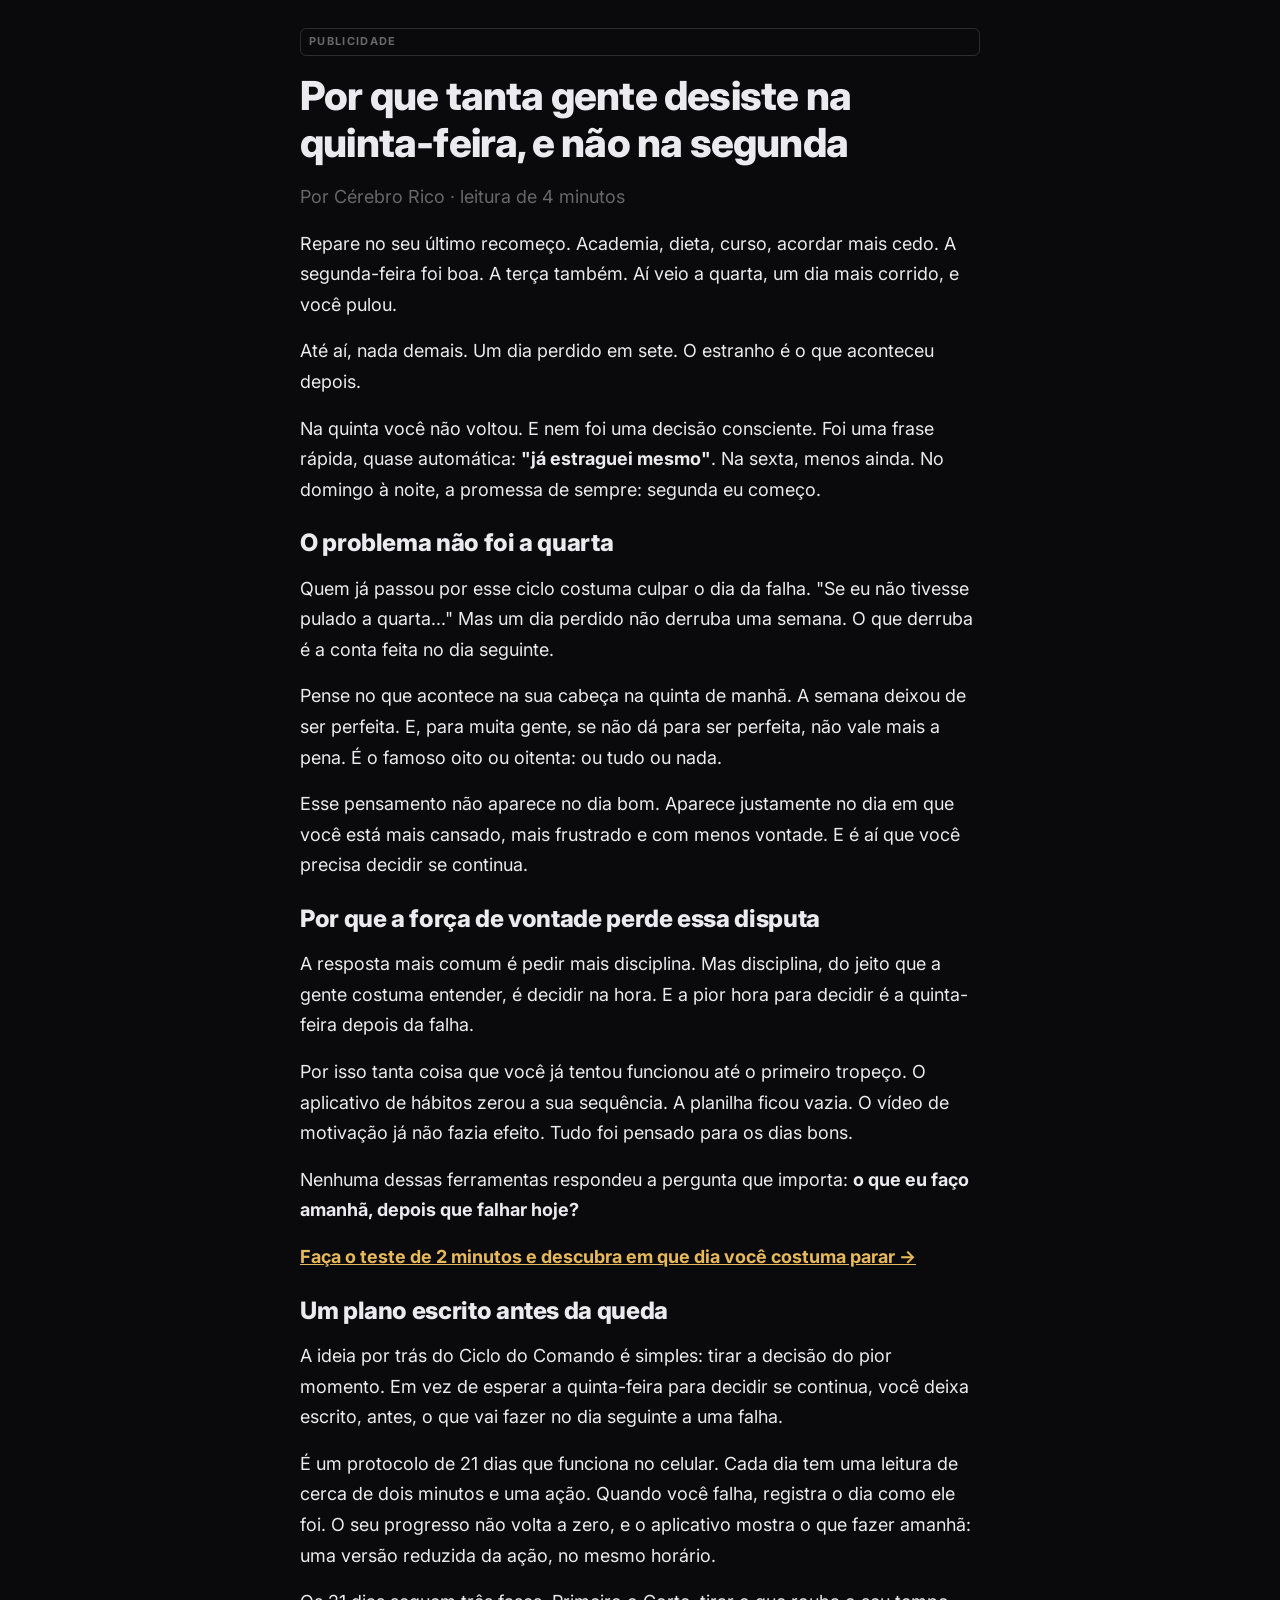
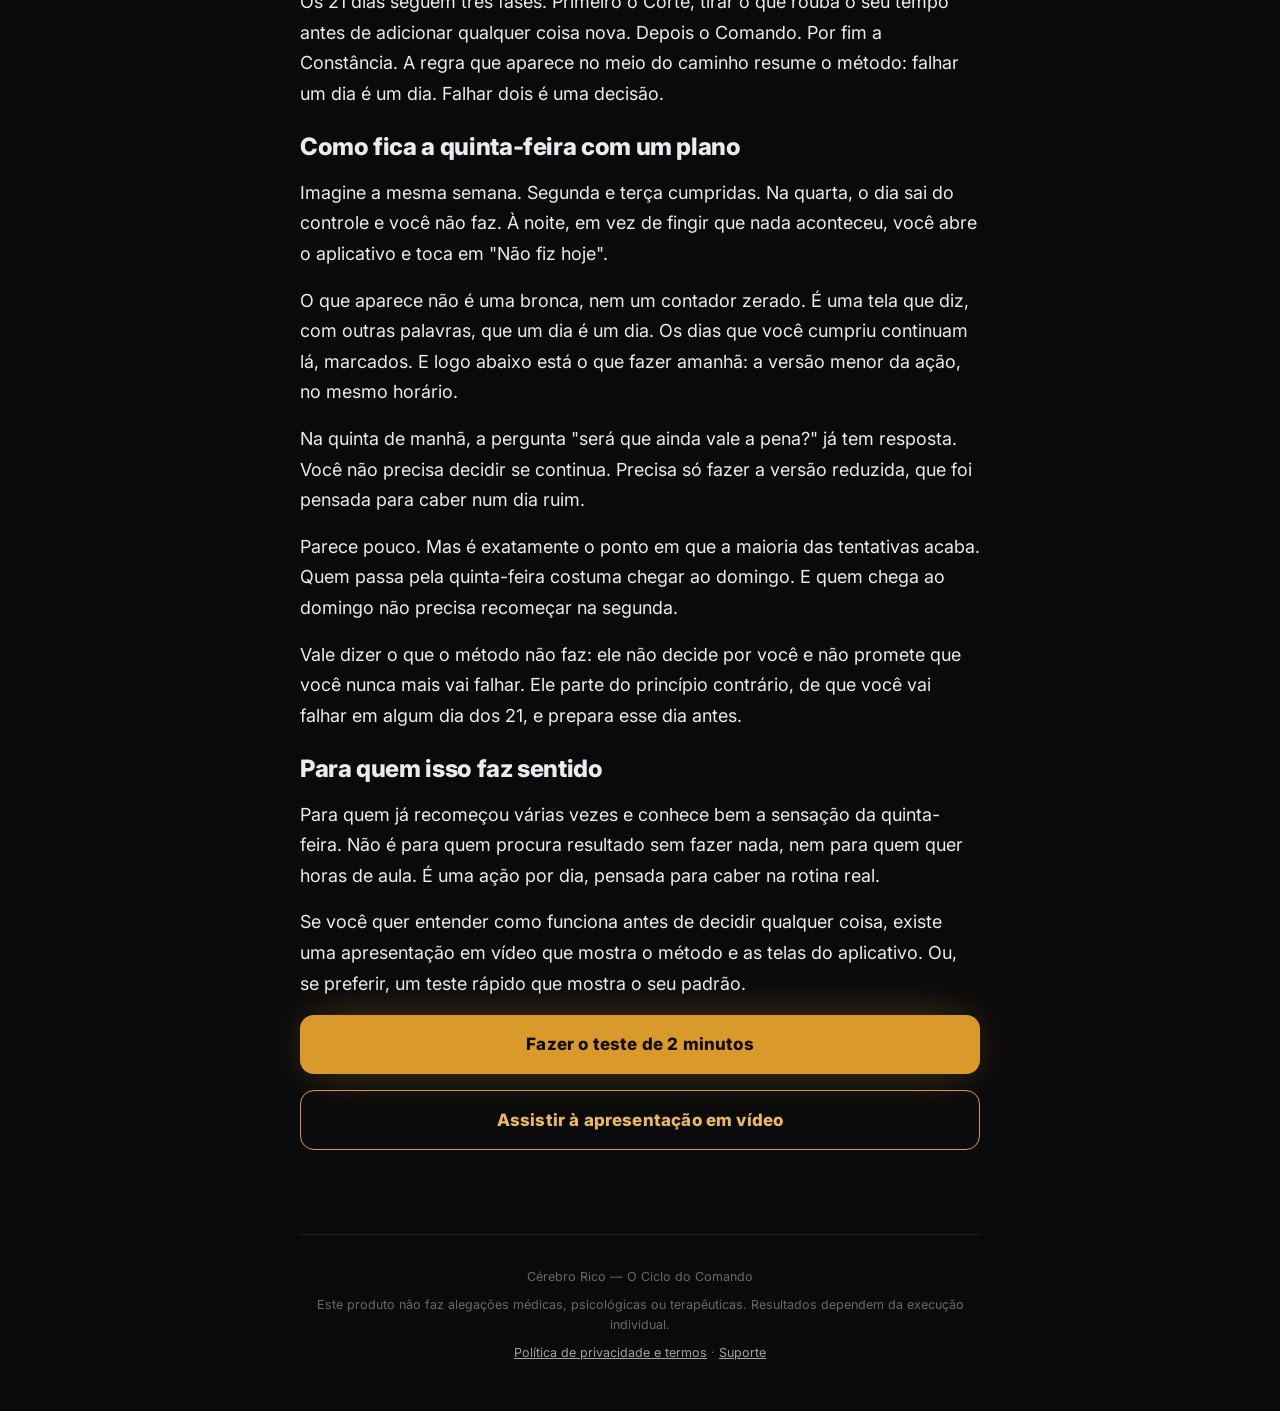
<file: v2/materia/index.html>
<!DOCTYPE html>
<html lang="pt-BR">
<head>
<meta charset="utf-8">
<meta name="viewport" content="width=device-width,initial-scale=1">
<title>Por que tanta gente desiste na quinta-feira</title>
<meta name="robots" content="noindex">
<meta name="description" content="Um dia perdido não derruba uma semana. O que derruba é a conta feita no dia seguinte.">
<meta property="og:title" content="Por que tanta gente desiste na quinta-feira, e não na segunda">
<meta property="og:description" content="O Ciclo do Comando: 21 dias no celular, com o plano para o dia seguinte à falha já escrito.">
<meta name="theme-color" content="#0a0a0c">
<link rel="icon" type="image/png" href="/icone.png">
<link rel="apple-touch-icon" href="/icone-192.png">
<script>window.V2_PAGINA = "materia";</script>
<script src="/pixel.js" async></script>
<script src="/utm.js" defer></script>
<script src="/v2/v2.js" defer></script>
<link rel="preconnect" href="https://fonts.googleapis.com">
<link rel="preconnect" href="https://fonts.gstatic.com" crossorigin>
<link href="https://fonts.googleapis.com/css2?family=Inter:wght@400;500;600;700;800&family=Fraunces:ital,opsz,wght@1,9..144,600&display=swap" rel="stylesheet" media="print" onload="this.media='all'">
<link rel="stylesheet" href="/v2/v2.css">
</head>
<body>
<main class="pag">
  <div class="col materia">
<article class="sec stack" style="padding-top:28px">
      <span class="selo-pub">Publicidade</span>
      <h1 style="font-size:clamp(28px,6.4vw,40px)">Por que tanta gente desiste na quinta-feira, e não na segunda</h1>
      <p class="byline">Por Cérebro Rico · leitura de 4 minutos</p>

      <p>Repare no seu último recomeço. Academia, dieta, curso, acordar mais cedo. A segunda-feira foi boa. A terça também. Aí veio a quarta, um dia mais corrido, e você pulou.</p>
      <p>Até aí, nada demais. Um dia perdido em sete. O estranho é o que aconteceu depois.</p>
      <p>Na quinta você não voltou. E nem foi uma decisão consciente. Foi uma frase rápida, quase automática: <strong>"já estraguei mesmo"</strong>. Na sexta, menos ainda. No domingo à noite, a promessa de sempre: segunda eu começo.</p>

      <h2>O problema não foi a quarta</h2>
      <p>Quem já passou por esse ciclo costuma culpar o dia da falha. "Se eu não tivesse pulado a quarta..." Mas um dia perdido não derruba uma semana. O que derruba é a conta feita no dia seguinte.</p>
      <p>Pense no que acontece na sua cabeça na quinta de manhã. A semana deixou de ser perfeita. E, para muita gente, se não dá para ser perfeita, não vale mais a pena. É o famoso oito ou oitenta: ou tudo ou nada.</p>
      <p>Esse pensamento não aparece no dia bom. Aparece justamente no dia em que você está mais cansado, mais frustrado e com menos vontade. E é aí que você precisa decidir se continua.</p>

      <h2>Por que a força de vontade perde essa disputa</h2>
      <p>A resposta mais comum é pedir mais disciplina. Mas disciplina, do jeito que a gente costuma entender, é decidir na hora. E a pior hora para decidir é a quinta-feira depois da falha.</p>
      <p>Por isso tanta coisa que você já tentou funcionou até o primeiro tropeço. O aplicativo de hábitos zerou a sua sequência. A planilha ficou vazia. O vídeo de motivação já não fazia efeito. Tudo foi pensado para os dias bons.</p>
      <p>Nenhuma dessas ferramentas respondeu a pergunta que importa: <strong>o que eu faço amanhã, depois que falhar hoje?</strong></p>
      <p class="cta-txt"><a class="interno" href="/v2/quiz/" data-evento="MateriaParaQuiz">Faça o teste de 2 minutos e descubra em que dia você costuma parar →</a></p>

      <h2>Um plano escrito antes da queda</h2>
      <p>A ideia por trás do Ciclo do Comando é simples: tirar a decisão do pior momento. Em vez de esperar a quinta-feira para decidir se continua, você deixa escrito, antes, o que vai fazer no dia seguinte a uma falha.</p>
      <p>É um protocolo de 21 dias que funciona no celular. Cada dia tem uma leitura de cerca de dois minutos e uma ação. Quando você falha, registra o dia como ele foi. O seu progresso não volta a zero, e o aplicativo mostra o que fazer amanhã: uma versão reduzida da ação, no mesmo horário.</p>
      <p>Os 21 dias seguem três fases. Primeiro o Corte, tirar o que rouba o seu tempo antes de adicionar qualquer coisa nova. Depois o Comando. Por fim a Constância. A regra que aparece no meio do caminho resume o método: falhar um dia é um dia. Falhar dois é uma decisão.</p>

      <h2>Como fica a quinta-feira com um plano</h2>
      <p>Imagine a mesma semana. Segunda e terça cumpridas. Na quarta, o dia sai do controle e você não faz. À noite, em vez de fingir que nada aconteceu, você abre o aplicativo e toca em "Não fiz hoje".</p>
      <p>O que aparece não é uma bronca, nem um contador zerado. É uma tela que diz, com outras palavras, que um dia é um dia. Os dias que você cumpriu continuam lá, marcados. E logo abaixo está o que fazer amanhã: a versão menor da ação, no mesmo horário.</p>
      <p>Na quinta de manhã, a pergunta "será que ainda vale a pena?" já tem resposta. Você não precisa decidir se continua. Precisa só fazer a versão reduzida, que foi pensada para caber num dia ruim.</p>
      <p>Parece pouco. Mas é exatamente o ponto em que a maioria das tentativas acaba. Quem passa pela quinta-feira costuma chegar ao domingo. E quem chega ao domingo não precisa recomeçar na segunda.</p>
      <p>Vale dizer o que o método não faz: ele não decide por você e não promete que você nunca mais vai falhar. Ele parte do princípio contrário, de que você vai falhar em algum dia dos 21, e prepara esse dia antes.</p>

      <h2>Para quem isso faz sentido</h2>
      <p>Para quem já recomeçou várias vezes e conhece bem a sensação da quinta-feira. Não é para quem procura resultado sem fazer nada, nem para quem quer horas de aula. É uma ação por dia, pensada para caber na rotina real.</p>
      <p>Se você quer entender como funciona antes de decidir qualquer coisa, existe uma apresentação em vídeo que mostra o método e as telas do aplicativo. Ou, se preferir, um teste rápido que mostra o seu padrão.</p>

      <a class="btn interno" href="/v2/quiz/" data-evento="MateriaParaQuiz">Fazer o teste de 2 minutos</a>
      <a class="btn btn-sec interno" href="/v2/" data-evento="MateriaParaVSL">Assistir à apresentação em vídeo</a>
    </article>
    <footer class="rodape">
      <span>Cérebro Rico — O Ciclo do Comando</span>
      <span>Este produto não faz alegações médicas, psicológicas ou terapêuticas. Resultados dependem da execução individual.</span>
      <span><a href="/politica">Política de privacidade e termos</a> · <a href="mailto:extremejrcanal@gmail.com">Suporte</a></span>
    </footer>
  </div>
</main>
</body>
</html>
</file>
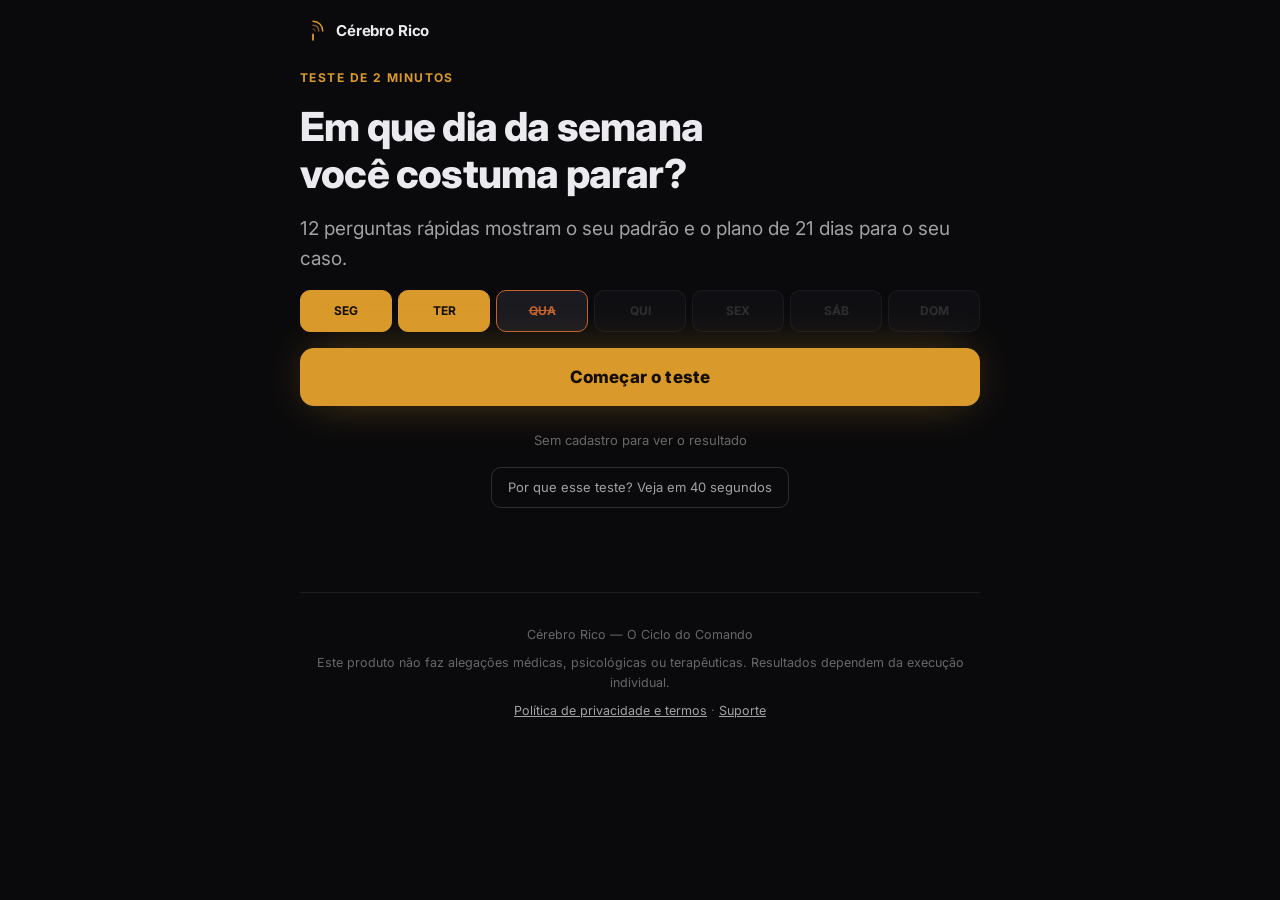
<file: v2/quiz/index.html>
<!DOCTYPE html>
<html lang="pt-BR">
<head>
<meta charset="utf-8">
<meta name="viewport" content="width=device-width,initial-scale=1">
<title>Cérebro Rico — Em que dia você costuma parar?</title>
<meta name="robots" content="noindex">
<meta name="description" content="Teste de 2 minutos: descubra o seu padrão de desistência e o plano de 21 dias para o seu caso.">
<meta property="og:title" content="Em que dia da semana você costuma parar?">
<meta property="og:description" content="O Ciclo do Comando: 21 dias no celular, com o plano para o dia seguinte à falha já escrito.">
<meta name="theme-color" content="#0a0a0c">
<link rel="icon" type="image/png" href="/icone.png">
<link rel="apple-touch-icon" href="/icone-192.png">
<script>window.V2_PAGINA = "quiz";</script>
<script src="/pixel.js" async></script>
<script src="/utm.js" defer></script>
<script src="/v2/v2.js" defer></script>
<link rel="preconnect" href="https://fonts.googleapis.com">
<link rel="preconnect" href="https://fonts.gstatic.com" crossorigin>
<link href="https://fonts.googleapis.com/css2?family=Inter:wght@400;500;600;700;800&family=Fraunces:ital,opsz,wght@1,9..144,600&display=swap" rel="stylesheet" media="print" onload="this.media='all'">
<link rel="stylesheet" href="/v2/v2.css">
</head>
<body>
<main class="pag">
  <div class="col quiz">
    <div class="topo">
      <svg viewBox="0 0 40 40" fill="none" aria-hidden="true"><path d="M20 5 A15 15 0 0 1 35 20" stroke="#d99a2b" stroke-width="2.2" stroke-linecap="round"/><path d="M20 11 A9 9 0 0 1 29 20" stroke="#d99a2b" stroke-width="2.2" stroke-linecap="round" opacity=".62"/><path d="M20 17 A3 3 0 0 1 23 20" stroke="#d99a2b" stroke-width="2.2" stroke-linecap="round" opacity=".34"/><rect x="18.6" y="24" width="2.8" height="11" rx="1.4" fill="#d99a2b"/></svg>
      <span>Cérebro Rico</span>
    </div>
    <section class="sec stack" id="q-tela" style="padding-top:24px">
      <span class="rotulo">Teste de 2 minutos</span>
      <h1 style="font-size:clamp(28px,6.4vw,40px)">Em que dia da semana você costuma parar?</h1>
      <p class="lead">12 perguntas rápidas mostram o seu padrão e o plano de 21 dias para o seu caso.</p>
      <div class="semana" role="img" aria-label="Semana: segunda e terça feitas, quarta falhou, resto da semana abandonado">
        <div class="dia ok">SEG</div><div class="dia ok">TER</div><div class="dia falha">QUA</div>
        <div class="dia off">QUI</div><div class="dia off">SEX</div><div class="dia off">SÁB</div><div class="dia off">DOM</div>
      </div>
      <button class="btn" id="q-ini" type="button">Começar o teste</button>
      <span class="btn-sub">Sem cadastro para ver o resultado</span>
      <div class="resumo">
        <button class="resumo-btn" id="resumo-btn" type="button">Por que esse teste? Veja em 40 segundos</button>
        <div class="player" id="resumo-caixa"><video id="resumo-player" controls playsinline preload="none" poster="/img/rafael-quiz.webp" width="540" height="960"></video></div>
      </div>
    </section>
    <footer class="rodape">
      <span>Cérebro Rico — O Ciclo do Comando</span>
      <span>Este produto não faz alegações médicas, psicológicas ou terapêuticas. Resultados dependem da execução individual.</span>
      <span><a href="/politica">Política de privacidade e termos</a> · <a href="mailto:extremejrcanal@gmail.com">Suporte</a></span>
    </footer>
  </div>
</main>
<script src="/v2/quiz.js" defer></script>
<script>
(function(){
  var b=document.getElementById("resumo-btn"),c=document.getElementById("resumo-caixa"),v=document.getElementById("resumo-player");
  if(b&&c&&v) b.addEventListener("click",function(){
    if(!v.getAttribute("src")) v.setAttribute("src","/img/rafael-quiz.mp4");
    c.style.display="block"; b.style.display="none";
    var r=v.play(); if(r&&r.catch) r.catch(function(){});
    if(window.V2_EVENTO) V2_EVENTO("ResumoPlay",{rota:window.V2_ROTA});
  });
})();
</script>
</body>
</html>
</file>
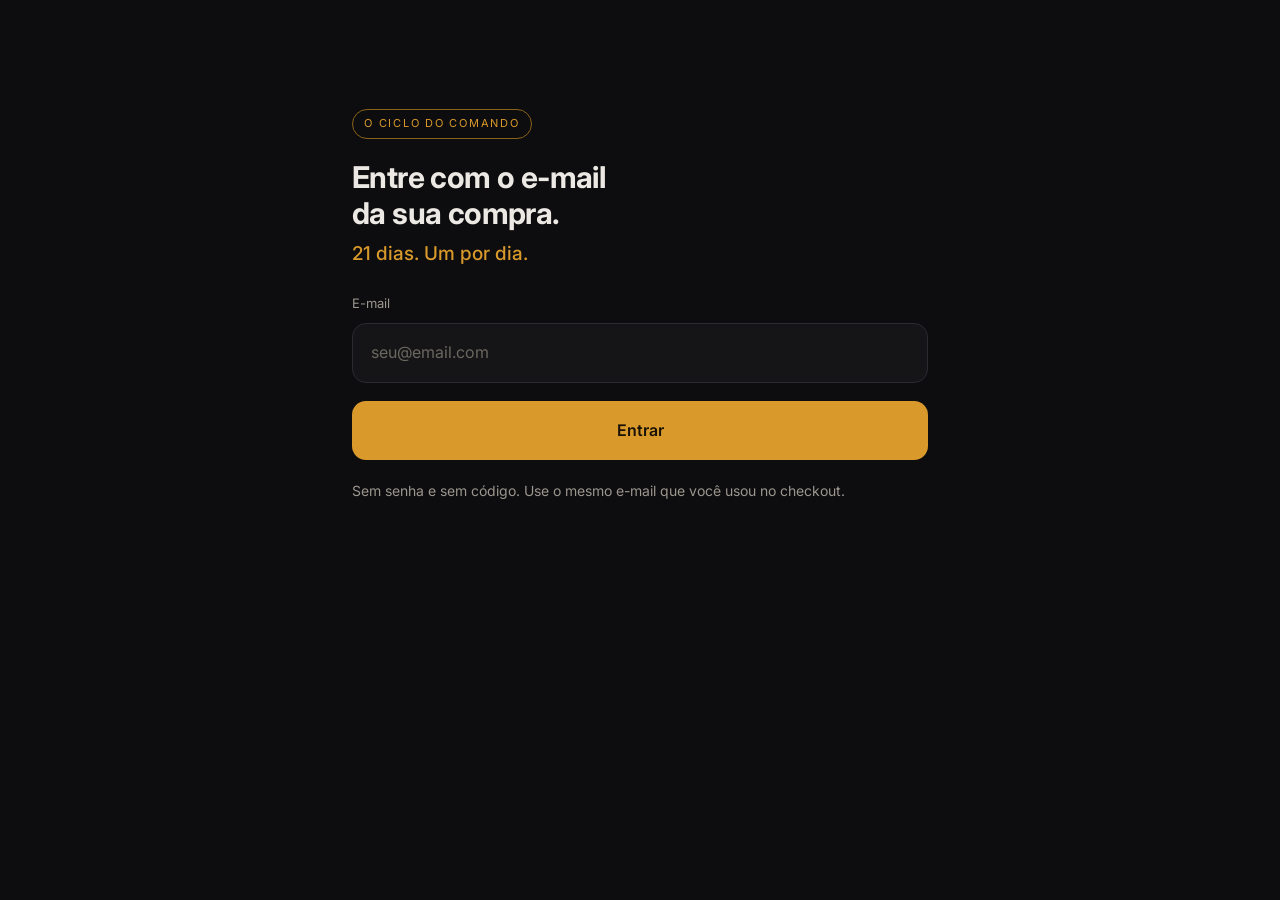
<file: index (2).html>
<!DOCTYPE html>
<html lang="pt-BR">
<head>
<meta charset="utf-8">
<meta name="viewport" content="width=device-width, initial-scale=1, viewport-fit=cover">
<meta name="theme-color" content="#0d0d0f">
<title>Cérebro Rico — O Ciclo do Comando</title>
<link rel="manifest" href="/manifest.json">
<link rel="apple-touch-icon" href="/icone.png">
<meta name="apple-mobile-web-app-capable" content="yes">
<meta name="apple-mobile-web-app-status-bar-style" content="black-translucent">
<link rel="preconnect" href="https://fonts.googleapis.com">
<link rel="preconnect" href="https://fonts.gstatic.com" crossorigin>
<link href="https://fonts.googleapis.com/css2?family=Inter:wght@400;500;600;700&display=swap" rel="stylesheet">
<style>
/* ==========================================================
   CÉREBRO RICO — estilos
   ========================================================== */
:root{
  --bg:#0d0d0f;
  --bg-2:#151518;
  --bg-3:#1c1c21;
  --linha:#2a2a31;
  --txt:#ece9e4;
  --txt-2:#9b968e;
  --txt-3:#6b675f;
  --acento:#d99a2b;
  --acento-escuro:#8a6218;
  --ok:#5f9c6a;
  --alerta:#c4622d;
  --raio:14px;
  --max:620px;
}
*{box-sizing:border-box;margin:0;padding:0;-webkit-tap-highlight-color:transparent}
html,body{height:100%}
body{
  background:var(--bg);
  color:var(--txt);
  font-family:Inter,-apple-system,BlinkMacSystemFont,"Segoe UI",Roboto,sans-serif;
  font-size:17px;
  line-height:1.6;
  -webkit-font-smoothing:antialiased;
  padding-bottom:env(safe-area-inset-bottom);
}
.wrap{max-width:var(--max);margin:0 auto;padding:0 22px}
.view{display:none;animation:sobe .35s ease}
.view.on{display:block}
@keyframes sobe{from{opacity:0;transform:translateY(8px)}to{opacity:1;transform:none}}

/* ---------- tipografia ---------- */
h1{font-size:30px;line-height:1.2;font-weight:700;letter-spacing:-.02em}
h2{font-size:23px;line-height:1.25;font-weight:600;letter-spacing:-.015em}
h3{font-size:15px;font-weight:600;letter-spacing:.09em;text-transform:uppercase;color:var(--txt-3)}
p{margin-bottom:17px}
.linha-destaque{
  font-size:19px;color:var(--acento);font-weight:500;
  margin:10px 0 26px;line-height:1.4;
}
.leitura p{color:#d8d4cd}
.leitura p:last-child{margin-bottom:0}

/* ---------- topo ---------- */
.topo{
  position:sticky;top:0;z-index:20;background:rgba(13,13,15,.93);
  backdrop-filter:blur(12px);border-bottom:1px solid var(--linha);
}
.topo-in{
  max-width:var(--max);margin:0 auto;padding:14px 22px;
  display:flex;align-items:center;justify-content:space-between;gap:12px;
}
.marca{font-size:13px;font-weight:700;letter-spacing:.13em;text-transform:uppercase}
.marca span{color:var(--acento)}
.btn-txt{
  background:none;border:none;color:var(--txt-3);font:inherit;font-size:13px;
  cursor:pointer;padding:6px 2px;
}
.btn-txt:hover{color:var(--txt-2)}

/* ---------- botões ---------- */
.btn{
  display:block;width:100%;padding:17px 20px;border:none;border-radius:var(--raio);
  font:inherit;font-size:16px;font-weight:600;cursor:pointer;text-align:center;
  transition:transform .12s ease,opacity .12s ease;
}
.btn:active{transform:scale(.985)}
.btn:disabled{opacity:.4;cursor:default}
.btn-1{background:var(--acento);color:#1a1206}
.btn-2{background:var(--bg-3);color:var(--txt);border:1px solid var(--linha)}
.btn-3{background:none;color:var(--txt-3);border:1px solid transparent;font-weight:500}
.btn+.btn{margin-top:11px}

/* ---------- campos ---------- */
input{
  width:100%;padding:16px 18px;border-radius:var(--raio);
  background:var(--bg-2);border:1px solid var(--linha);color:var(--txt);
  font:inherit;font-size:16px;
}
input:focus{outline:none;border-color:var(--acento-escuro)}
input::placeholder{color:var(--txt-3)}
label{display:block;font-size:13px;color:var(--txt-2);margin-bottom:9px}
.campo{margin-bottom:18px}

/* ---------- login ---------- */
#v-login{padding-top:12vh;padding-bottom:40px}
.selo{
  display:inline-block;font-size:11px;letter-spacing:.16em;text-transform:uppercase;
  color:var(--acento);border:1px solid var(--acento-escuro);
  padding:5px 11px;border-radius:100px;margin-bottom:20px;
}
.aviso{
  font-size:14px;color:var(--txt-2);margin-top:20px;line-height:1.55;
}
.erro{
  background:rgba(196,98,45,.11);border:1px solid rgba(196,98,45,.35);
  color:#e8a882;padding:13px 16px;border-radius:11px;font-size:14.5px;margin-bottom:18px;
  line-height:1.55;
}

/* ---------- mapa das fases ---------- */
.cabecalho{padding:34px 0 26px}
.progresso-linha{
  display:flex;align-items:baseline;gap:10px;margin-top:6px;
}
.progresso-num{font-size:44px;font-weight:700;letter-spacing:-.03em;line-height:1}
.progresso-de{color:var(--txt-3);font-size:15px}

.grade{display:grid;grid-template-columns:repeat(7,1fr);gap:7px;margin:22px 0 8px}
.cel{
  aspect-ratio:1;border-radius:9px;background:var(--bg-2);border:1px solid var(--linha);
  display:flex;align-items:center;justify-content:center;
  font-size:13px;font-weight:600;color:var(--txt-3);
}
.cel.feito{background:var(--acento);border-color:var(--acento);color:#1a1206}
.cel.falhou{background:var(--bg-2);border-color:rgba(196,98,45,.5);color:var(--alerta)}
.cel.atual{border-color:var(--acento);color:var(--acento);box-shadow:0 0 0 3px rgba(217,154,43,.13)}
.legenda{display:flex;gap:16px;font-size:12.5px;color:var(--txt-3);margin-bottom:30px}
.legenda i{width:9px;height:9px;border-radius:3px;display:inline-block;margin-right:5px;vertical-align:middle}

.fase{
  border:1px solid var(--linha);border-radius:var(--raio);
  padding:20px;margin-bottom:13px;background:var(--bg-2);
}
.fase.ativa{border-color:var(--acento-escuro);background:rgba(217,154,43,.05)}
.fase.completa{opacity:.55}
.fase-topo{display:flex;justify-content:space-between;align-items:center;margin-bottom:7px}
.fase-nome{font-size:19px;font-weight:600}
.fase-dias{font-size:12px;color:var(--txt-3);letter-spacing:.05em}
.fase-desc{font-size:14.5px;color:var(--txt-2);line-height:1.55}
.fase-barra{height:3px;background:var(--bg-3);border-radius:3px;margin-top:14px;overflow:hidden}
.fase-barra i{display:block;height:100%;background:var(--acento);border-radius:3px;transition:width .5s ease}

.rodape-mapa{padding:26px 0 44px}

/* ---------- tela do dia ---------- */
.dia-topo{padding:30px 0 4px}
.dia-etiqueta{
  font-size:12px;letter-spacing:.15em;text-transform:uppercase;color:var(--txt-3);
  margin-bottom:12px;
}
.dia-etiqueta b{color:var(--acento);font-weight:600}
.leitura{padding-bottom:8px}

.cartao-acao{
  background:var(--bg-2);border:1px solid var(--linha);border-radius:var(--raio);
  padding:22px;margin:30px 0 26px;
}
.acao-topo{display:flex;justify-content:space-between;align-items:baseline;gap:12px;margin-bottom:4px}
.acao-titulo{font-size:19px;font-weight:600}
.acao-tempo{font-size:12px;color:var(--txt-3);white-space:nowrap}
.passos{list-style:none;counter-reset:p;margin-top:18px}
.passos li{
  counter-increment:p;position:relative;padding-left:34px;margin-bottom:15px;
  font-size:15.5px;line-height:1.55;color:#d8d4cd;
}
.passos li:last-child{margin-bottom:0}
.passos li::before{
  content:counter(p);position:absolute;left:0;top:1px;
  width:23px;height:23px;border-radius:50%;background:var(--bg-3);
  color:var(--acento);font-size:12px;font-weight:700;
  display:flex;align-items:center;justify-content:center;
}

.checkin{border-top:1px solid var(--linha);padding:26px 0 44px}
.checkin-pergunta{font-size:18px;font-weight:500;margin-bottom:20px;line-height:1.45}

/* ---------- espera / recaída / final ---------- */
.centro{padding:14vh 0 60px;text-align:center}
.centro .icone{font-size:40px;margin-bottom:20px;color:var(--acento)}
.centro p{color:var(--txt-2);font-size:16px}
.caixa-recaida{
  border:1px solid rgba(196,98,45,.3);background:rgba(196,98,45,.06);
  border-radius:var(--raio);padding:22px;margin:26px 0;
}
.caixa-recaida p{color:#d8d4cd;font-size:15.5px}
.caixa-recaida p:last-child{margin-bottom:0}
.regra{
  font-size:17px;font-weight:600;color:var(--acento);
  border-left:3px solid var(--acento);padding-left:16px;margin:26px 0;line-height:1.45;
}
.mini{font-size:13px;color:var(--txt-3);margin-top:26px;line-height:1.6}
.carregando{text-align:center;padding:22vh 0;color:var(--txt-3);font-size:15px}

/* ---------- anel de progresso ---------- */
.painel-topo{display:flex;align-items:center;gap:22px;padding:30px 0 24px}
.anel{position:relative;width:118px;height:118px;flex-shrink:0}
.anel svg{transform:rotate(-90deg);display:block}
.anel .trilho{fill:none;stroke:var(--bg-3);stroke-width:9}
.anel .barra{
  fill:none;stroke:var(--acento);stroke-width:9;stroke-linecap:round;
  transition:stroke-dashoffset 1.1s cubic-bezier(.22,1,.36,1);
}
.anel .centro{
  position:absolute;inset:0;display:flex;flex-direction:column;
  align-items:center;justify-content:center;line-height:1;
}
.anel .n{font-size:34px;font-weight:700;letter-spacing:-.03em}
.anel .de{font-size:11px;color:var(--txt-3);margin-top:3px;letter-spacing:.06em}
.painel-txt h3{margin-bottom:7px}
.painel-txt .frase{font-size:15px;color:var(--txt-2);line-height:1.5}

/* ---------- célula que acabou de ser marcada ---------- */
@keyframes pulsa{
  0%{transform:scale(1)}
  40%{transform:scale(1.22)}
  100%{transform:scale(1)}
}
.cel.nova{animation:pulsa .5s cubic-bezier(.22,1,.36,1)}

/* ---------- cartão de lembrete ---------- */
.lembrete{
  border:1px solid var(--linha);background:var(--bg-2);border-radius:var(--raio);
  padding:19px;margin-top:22px;
}
.lembrete h4{font-size:16px;font-weight:600;margin-bottom:5px}
.lembrete p{font-size:14px;color:var(--txt-2);margin-bottom:15px;line-height:1.55}
.lembrete-linha{display:flex;gap:10px;align-items:center}
.lembrete-linha input{flex:0 0 118px;text-align:center;padding:13px 10px;font-size:16px}
.lembrete-linha button{
  flex:1;padding:13px 14px;border-radius:var(--raio);border:none;
  background:var(--acento);color:#1a1206;font:inherit;font-size:14.5px;font-weight:600;cursor:pointer;
}
.lembrete .ok{color:var(--ok);font-size:13.5px;margin-top:12px;line-height:1.55;display:none}
.lembrete .ok.on{display:block}

/* ---------- tela de virada de fase ---------- */
.fase-selo{
  display:inline-block;font-size:11px;letter-spacing:.17em;text-transform:uppercase;
  color:var(--acento);border:1px solid var(--acento-escuro);
  padding:6px 13px;border-radius:100px;margin-bottom:22px;
}
.fase-num{font-size:72px;font-weight:700;color:var(--acento);line-height:1;letter-spacing:-.04em}
.fase-marcos{display:flex;gap:9px;justify-content:center;margin:30px 0 34px}
.fase-marco{
  width:52px;height:5px;border-radius:4px;background:var(--bg-3);
  transition:background .6s ease;
}
.fase-marco.feita{background:var(--acento)}
.fase-marco.agora{background:var(--acento-escuro)}
@keyframes surge{from{opacity:0;transform:translateY(14px)}to{opacity:1;transform:none}}
#v-fase .anima{animation:surge .6s cubic-bezier(.22,1,.36,1) both}
#v-fase .a2{animation-delay:.14s}
#v-fase .a3{animation-delay:.28s}
#v-fase .a4{animation-delay:.42s}
</style>
</head>
<body>

<header class="topo" id="topo" style="display:none">
  <div class="topo-in">
    <div class="marca">Cérebro <span>Rico</span></div>
    <div style="display:flex;gap:14px;align-items:center">
      <button class="btn-txt" id="btn-som" aria-label="Ligar ou desligar o som">Som: on</button>
      <button class="btn-txt" id="btn-sair">Sair</button>
    </div>
  </div>
</header>

<div id="boot" class="carregando">Carregando…</div>

<main class="wrap">

  <!-- ============ LOGIN ============ -->
  <section class="view" id="v-login">
    <div class="selo">O Ciclo do Comando</div>
    <h1>Entre com o e-mail<br>da sua compra.</h1>
    <p class="linha-destaque">21 dias. Um por dia.</p>

    <div id="login-erro"></div>

    <div class="campo">
      <label for="in-email">E-mail</label>
      <input type="email" id="in-email" placeholder="seu@email.com" autocomplete="email" inputmode="email">
    </div>
    <button class="btn btn-1" id="btn-entrar">Entrar</button>
    <p class="aviso">Sem senha e sem código. Use o mesmo e-mail que você usou no checkout.</p>
  </section>

  <!-- ============ MAPA DAS FASES ============ -->
  <section class="view" id="v-mapa">
    <div class="painel-topo">
      <div class="anel">
        <svg viewBox="0 0 118 118" width="118" height="118" aria-hidden="true">
          <circle class="trilho" cx="59" cy="59" r="52"></circle>
          <circle class="barra" id="m-barra" cx="59" cy="59" r="52"></circle>
        </svg>
        <div class="centro">
          <div class="n" id="m-feitos">0</div>
          <div class="de">DE 21</div>
        </div>
      </div>
      <div class="painel-txt">
        <h3>Seu progresso</h3>
        <div class="frase" id="m-frase"></div>
      </div>
    </div>

    <div class="grade" id="m-grade"></div>
    <div class="legenda">
      <span><i style="background:var(--acento)"></i>Feito</span>
      <span><i style="background:var(--bg-2);border:1px solid var(--alerta)"></i>Falhou</span>
      <span><i style="background:var(--bg-2);border:1px solid var(--linha)"></i>Pela frente</span>
    </div>

    <div id="m-fases"></div>

    <div class="lembrete">
      <h4>Lembrete diário</h4>
      <p>Escolha o horário e adicione ao calendário do celular. Ele avisa todo dia até o dia 21.</p>
      <div class="lembrete-linha">
        <input type="time" id="lem-hora" value="07:00" aria-label="Horário do lembrete">
        <button id="btn-lembrete">Ativar lembrete</button>
      </div>
      <div class="ok" id="lem-ok">
        Arquivo baixado. Abra ele e confirme para o lembrete entrar no seu calendário.
      </div>
    </div>

    <div class="rodape-mapa">
      <button class="btn btn-1" id="btn-abrir-dia">Abrir o dia</button>
    </div>
  </section>

  <!-- ============ VIRADA DE FASE ============ -->
  <section class="view" id="v-fase">
    <div style="padding:11vh 0 60px;text-align:center">
      <div class="fase-selo anima" id="fa-selo"></div>
      <div class="fase-num anima a2" id="fa-num"></div>
      <h2 class="anima a2" style="margin-top:16px" id="fa-titulo"></h2>
      <p class="linha-destaque anima a3" id="fa-promessa" style="margin-top:12px"></p>

      <div class="fase-marcos anima a3">
        <div class="fase-marco" id="fa-m1"></div>
        <div class="fase-marco" id="fa-m2"></div>
        <div class="fase-marco" id="fa-m3"></div>
      </div>

      <p class="anima a4" id="fa-texto" style="color:var(--txt-2);font-size:15.5px;text-align:left"></p>

      <div class="anima a4" style="margin-top:30px">
        <button class="btn btn-1" id="btn-fase-ok">Continuar</button>
      </div>
    </div>
  </section>

  <!-- ============ TELA DO DIA ============ -->
  <section class="view" id="v-dia">
    <div class="dia-topo">
      <div class="dia-etiqueta" id="d-etiqueta"></div>
      <h2 id="d-titulo"></h2>
      <p class="linha-destaque" id="d-linha"></p>
    </div>

    <div class="leitura" id="d-leitura"></div>

    <div class="cartao-acao">
      <div class="acao-topo">
        <div class="acao-titulo" id="d-acao-titulo"></div>
        <div class="acao-tempo" id="d-acao-tempo"></div>
      </div>
      <ol class="passos" id="d-passos"></ol>
    </div>

    <div class="checkin">
      <div class="checkin-pergunta" id="d-checkin"></div>
      <button class="btn btn-1" id="btn-fiz">Fiz</button>
      <button class="btn btn-2" id="btn-nao-fiz">Não fiz hoje</button>
      <button class="btn btn-3" id="btn-voltar-mapa">Voltar</button>
    </div>
  </section>

  <!-- ============ ESPERA (dia já concluído) ============ -->
  <section class="view" id="v-espera">
    <div class="centro">
      <div class="icone">✓</div>
      <h2 id="e-titulo">Dia concluído.</h2>
      <p id="e-texto" style="margin-top:14px">O próximo dia abre amanhã. Não adianta adiantar — o intervalo faz parte do método.</p>
      <div style="margin-top:34px">
        <button class="btn btn-2" id="btn-espera-mapa">Ver meu progresso</button>
      </div>
    </div>
  </section>

  <!-- ============ RECAÍDA ============ -->
  <section class="view" id="v-recaida">
    <div class="dia-topo">
      <div class="dia-etiqueta">Registro</div>
      <h2 id="r-titulo"></h2>
      <p class="linha-destaque" id="r-linha"></p>
    </div>

    <div class="caixa-recaida" id="r-leitura"></div>

    <div class="regra">Falhar um dia é um dia.<br>Falhar dois é uma decisão.</div>

    <div class="cartao-acao">
      <div class="acao-topo">
        <div class="acao-titulo" id="r-acao-titulo"></div>
        <div class="acao-tempo" id="r-acao-tempo"></div>
      </div>
      <ol class="passos" id="r-passos"></ol>
    </div>

    <div style="padding-bottom:44px">
      <button class="btn btn-1" id="btn-recaida-ok">Entendi. Volto amanhã.</button>
      <p class="mini">Seu progresso não foi apagado. Você continua exatamente onde estava.</p>
    </div>
  </section>

  <!-- ============ FINAL ============ -->
  <section class="view" id="v-final">
    <div class="dia-topo">
      <div class="dia-etiqueta"><b>Ciclo completo</b></div>
      <h2 id="f-titulo"></h2>
      <p class="linha-destaque" id="f-linha"></p>
    </div>
    <div class="leitura" id="f-leitura"></div>
    <div style="padding:30px 0 50px">
      <button class="btn btn-2" id="btn-final-mapa">Rever os 21 dias</button>
    </div>
  </section>

</main>

<script src="/config.js"></script>
<script src="/conteudo.js"></script>
<script>
/* ==========================================================
   CONFIGURAÇÃO
   Não edite aqui. Os valores ficam no arquivo config.js.
   Sem SUPABASE_URL = MODO DEMO (só neste aparelho).
   ========================================================== */
const CONFIG = window.CEREBRO_RICO || { SUPABASE_URL: "", SUPABASE_ANON_KEY: "" };

/* ==========================================================
   ESTADO
   ========================================================== */
const App = {
  email: null,
  nivel: null,           // protocolo21 | protocolo90 | assinante
  token: null,
  modo: "demo",          // "demo" | "online"
  prog: null             // { inicio, dias:{}, falhas:[] }
};

const HOJE = () => new Date().toISOString().slice(0, 10);
const diasEntre = (a, b) =>
  Math.floor((new Date(b + "T00:00:00") - new Date(a + "T00:00:00")) / 86400000);

/* ==========================================================
   API
   Uma única porta: a função "acesso" no Supabase.
   O navegador nunca fala direto com as tabelas — é isso que
   permite o login sem senha sem deixar o banco aberto.
   ========================================================== */
const API = {
  endereco() {
    return CONFIG.SUPABASE_URL.replace(/\/+$/, "") + "/functions/v1/acesso";
  },

  // Manda a chave pública junto. Assim funciona tanto com a
  // verificação de JWT ligada quanto desligada — e você não
  // depende de achar aquela configuração no painel.
  cabecalhos() {
    const h = { "content-type": "application/json" };
    const k = CONFIG.SUPABASE_ANON_KEY;
    if (k) { h["apikey"] = k; h["Authorization"] = "Bearer " + k; }
    return h;
  },

  async chama(acao, dados) {
    const r = await fetch(this.endereco(), {
      method: "POST",
      headers: this.cabecalhos(),
      body: JSON.stringify({ acao, email: App.email, token: App.token, ...dados })
    });
    return await r.json();
  }
};

/* ==========================================================
   ARMAZENAMENTO
   Sempre grava local primeiro (resposta instantânea) e depois
   sincroniza. Se a internet cair, o usuário não perde o dia.
   ========================================================== */
const Store = {
  chave(email) { return "cr_prog_" + (email || "demo"); },
  vazio() { return { inicio: HOJE(), dias: {}, falhas: [] }; },

  local(email) {
    const cru = localStorage.getItem(this.chave(email));
    if (cru) { try { return JSON.parse(cru); } catch (e) {} }
    return null;
  },

  async salvar(email, prog) {
    localStorage.setItem(this.chave(email), JSON.stringify(prog));
    if (App.modo === "online") {
      try { await API.chama("salvar", { progresso: prog }); }
      catch (e) { console.warn("salvar:", e); }
    }
  }
};

/* ==========================================================
   EVENTOS DE USO
   Daqui sai a retenção D7/D14 — o número que decide se a
   assinatura recorrente é um negócio real. Não trava a tela:
   se falhar, o app segue normal.
   ========================================================== */
const Eventos = {
  registra(tipo, dia) {
    if (App.modo !== "online" || !App.email) return;
    API.chama("evento", { tipo, dia: dia ?? null }).catch(() => {});
  }
};

/* ==========================================================
   SOM
   Sintetizado na hora pelo navegador — nenhum arquivo de
   áudio, zero peso. O som do "feito" sobe (dó → sol). O do
   "não fiz" é grave, curto e neutro: registra sem punir.
   ========================================================== */
const Som = {
  ctx: null,
  ligado() { return localStorage.getItem("cr_som") !== "0"; },
  alterna() {
    localStorage.setItem("cr_som", this.ligado() ? "0" : "1");
    document.getElementById("btn-som").textContent = "Som: " + (this.ligado() ? "on" : "off");
    if (this.ligado()) this.feito();
  },
  toca(notas) {
    if (!this.ligado()) return;
    try {
      if (!this.ctx) this.ctx = new (window.AudioContext || window.webkitAudioContext)();
      if (this.ctx.state === "suspended") this.ctx.resume();
      const t0 = this.ctx.currentTime;
      notas.forEach(([freq, ini, dur, vol]) => {
        const o = this.ctx.createOscillator(), g = this.ctx.createGain();
        o.type = "sine"; o.frequency.value = freq;
        g.gain.setValueAtTime(0.0001, t0 + ini);
        g.gain.linearRampToValueAtTime(vol, t0 + ini + 0.014);
        g.gain.exponentialRampToValueAtTime(0.0001, t0 + ini + dur);
        o.connect(g); g.connect(this.ctx.destination);
        o.start(t0 + ini); o.stop(t0 + ini + dur + 0.03);
      });
    } catch (e) {}
  },
  feito()  { this.toca([[523.25, 0, 0.20, 0.17], [783.99, 0.085, 0.38, 0.14]]); },
  naoFiz() { this.toca([[329.63, 0, 0.30, 0.09]]); },
  fase()   { this.toca([[523.25, 0, 0.24, 0.15], [659.25, 0.11, 0.26, 0.14], [783.99, 0.23, 0.62, 0.15]]); }
};

/* ==========================================================
   VIBRAÇÃO
   Fecha o loop de recompensa no corpo, não na tela.
   ========================================================== */
const Vibra = {
  bate(p) { try { if (navigator.vibrate) navigator.vibrate(p); } catch (e) {} },
  feito()  { this.bate([14, 48, 26]); },
  naoFiz() { this.bate(16); },
  fase()   { this.bate([16, 55, 16, 55, 44]); }
};

/* ==========================================================
   LEMBRETE DIÁRIO
   Gera um evento de calendário que se repete todo dia até o
   dia 21. Funciona sem servidor de notificação e sobrevive ao
   app fechado — que é justamente o problema a resolver.
   ========================================================== */
const Lembrete = {
  gera(hora) {
    const [h, m] = hora.split(":").map(Number);
    const agora = new Date();
    const ini = new Date(agora);
    ini.setHours(h, m, 0, 0);
    if (ini <= agora) ini.setDate(ini.getDate() + 1);   // se já passou, começa amanhã

    const p = n => String(n).padStart(2, "0");
    const local = d => `${d.getFullYear()}${p(d.getMonth()+1)}${p(d.getDate())}T${p(d.getHours())}${p(d.getMinutes())}00`;
    const utc = d => d.toISOString().replace(/[-:]/g, "").split(".")[0] + "Z";
    const fim = new Date(ini.getTime() + 15 * 60000);
    const restantes = Math.max(1, 22 - Regras.diaAtual());

    const ics = [
      "BEGIN:VCALENDAR",
      "VERSION:2.0",
      "PRODID:-//Cerebro Rico//Ciclo do Comando//PT-BR",
      "CALSCALE:GREGORIAN",
      "BEGIN:VEVENT",
      "UID:cerebro-rico-" + Date.now() + "@app",
      "DTSTAMP:" + utc(agora),
      "DTSTART:" + local(ini),
      "DTEND:" + local(fim),
      "RRULE:FREQ=DAILY;COUNT=" + restantes,
      "SUMMARY:Cérebro Rico — seu dia",
      "DESCRIPTION:Abra o app e execute o dia de hoje. Leva 10 minutos.",
      "BEGIN:VALARM",
      "TRIGGER:PT0M",
      "ACTION:DISPLAY",
      "DESCRIPTION:Cérebro Rico — seu dia",
      "END:VALARM",
      "END:VEVENT",
      "END:VCALENDAR"
    ].join("\r\n");

    const blob = new Blob([ics], { type: "text/calendar;charset=utf-8" });
    const a = document.createElement("a");
    a.href = URL.createObjectURL(blob);
    a.download = "cerebro-rico-lembrete.ics";
    document.body.appendChild(a); a.click(); document.body.removeChild(a);
    setTimeout(() => URL.revokeObjectURL(a.href), 1500);

    localStorage.setItem("cr_lembrete", hora);
    document.getElementById("lem-ok").classList.add("on");
  }
};

/* ==========================================================
   MENSAGENS DE ACESSO
   ========================================================== */
const MSG_ACESSO = {
  sem_compra:    "Não encontramos uma compra com esse e-mail. Use o mesmo e-mail que você digitou no checkout.",
  reembolsado:   "Este acesso foi encerrado porque a compra foi reembolsada.",
  chargeback:    "Este acesso está suspenso. Fale com o suporte para regularizar.",
  cancelado:     "Sua assinatura foi cancelada, então o acesso foi encerrado.",
  email_invalido:"Digite um e-mail válido.",
  erro:          "Não consegui verificar seu acesso agora. Tente de novo em instantes."
};

/* ==========================================================
   REGRAS DO PROTOCOLO
   ========================================================== */
const Regras = {
  // Primeiro dia ainda não concluído. Falhar NÃO avança e NÃO zera.
  diaAtual() {
    for (let d = 1; d <= 21; d++) {
      if (!App.prog.dias[d] || App.prog.dias[d].status !== "feito") return d;
    }
    return 22;
  },

  concluidos() {
    return Object.values(App.prog.dias).filter(d => d.status === "feito").length;
  },

  // Um dia por dia de calendário. Quem falta não perde nada: só retoma.
  liberado(dia) {
    const decorridos = diasEntre(App.prog.inicio, HOJE());
    const jaFezHoje = Object.values(App.prog.dias)
      .some(d => d.status === "feito" && d.data === HOJE());
    if (jaFezHoje) return false;
    return decorridos >= dia - 1;
  },

  falhouHoje() {
    return App.prog.falhas.some(f => f.data === HOJE());
  },

  faseDe(dia) {
    return FASES.find(f => dia >= f.dias[0] && dia <= f.dias[1]) || FASES[2];
  }
};

/* ==========================================================
   NAVEGAÇÃO
   ========================================================== */
function mostrar(id) {
  document.querySelectorAll(".view").forEach(v => v.classList.remove("on"));
  document.getElementById(id).classList.add("on");
  window.scrollTo(0, 0);
}

/* ==========================================================
   TELA: MAPA
   ========================================================== */
let ultimoMarcado = 0;   // qual célula acabou de virar, para a animação

function renderMapa() {
  const feitos = Regras.concluidos();
  const atual = Regras.diaAtual();
  document.getElementById("m-feitos").textContent = feitos;

  // anel de progresso
  const barra = document.getElementById("m-barra");
  const volta = 2 * Math.PI * 52;
  barra.style.strokeDasharray = volta;
  barra.style.strokeDashoffset = volta * (1 - feitos / 21);

  // frase de estado, ao lado do anel
  const frases = [
    "Você ainda não começou. O dia 1 leva 10 minutos.",
    "Começou. O que importa agora é aparecer amanhã.",
    "Primeira semana em andamento. Nada foi adicionado ainda — só cortado.",
    "Você passou do ponto em que a maioria para.",
    "Isso já não é tentativa. É rotina."
  ];
  const i = feitos === 0 ? 0 : feitos <= 2 ? 1 : feitos <= 7 ? 2 : feitos <= 14 ? 3 : 4;
  document.getElementById("m-frase").textContent = frases[i];

  const grade = document.getElementById("m-grade");
  grade.innerHTML = "";
  for (let d = 1; d <= 21; d++) {
    const c = document.createElement("div");
    c.className = "cel";
    const reg = App.prog.dias[d];
    if (reg && reg.status === "feito") c.classList.add("feito");
    else if (App.prog.falhas.some(f => f.dia === d)) c.classList.add("falhou");
    if (d === atual && atual <= 21) c.classList.add("atual");
    if (d === ultimoMarcado) c.classList.add("nova");
    c.textContent = d;
    grade.appendChild(c);
  }
  ultimoMarcado = 0;

  const cx = document.getElementById("m-fases");
  cx.innerHTML = "";
  FASES.forEach(f => {
    const [ini, fim] = f.dias;
    const total = fim - ini + 1;
    let feitosFase = 0;
    for (let d = ini; d <= fim; d++)
      if (App.prog.dias[d] && App.prog.dias[d].status === "feito") feitosFase++;
    const pct = Math.round((feitosFase / total) * 100);

    const el = document.createElement("div");
    el.className = "fase" + (atual >= ini && atual <= fim ? " ativa" : "") + (feitosFase === total ? " completa" : "");
    el.innerHTML = `
      <div class="fase-topo">
        <div class="fase-nome">${f.id}. ${f.nome}</div>
        <div class="fase-dias">DIAS ${ini}–${fim}</div>
      </div>
      <div class="fase-desc">${f.promessa}</div>
      <div class="fase-barra"><i style="width:${pct}%"></i></div>`;
    cx.appendChild(el);
  });

  const btn = document.getElementById("btn-abrir-dia");
  if (atual > 21) {
    btn.textContent = "Ver o fechamento";
  } else if (Regras.liberado(atual)) {
    btn.textContent = "Abrir o dia " + atual;
  } else {
    btn.textContent = "Dia " + atual + " abre amanhã";
  }
}

/* ==========================================================
   TELA: DIA
   ========================================================== */
function renderDia(dia) {
  const D = DIAS.find(x => x.dia === dia);
  if (!D) return;
  const fase = Regras.faseDe(dia);

  document.getElementById("d-etiqueta").innerHTML =
    `Fase ${fase.id} · ${fase.nome} &nbsp;—&nbsp; <b>Dia ${D.dia} de 21</b>`;
  document.getElementById("d-titulo").textContent = D.titulo;
  document.getElementById("d-linha").textContent = D.linha;

  document.getElementById("d-leitura").innerHTML =
    D.leitura.map(p => `<p>${p}</p>`).join("");

  document.getElementById("d-acao-titulo").textContent = D.acao.titulo;
  document.getElementById("d-acao-tempo").textContent = D.acao.tempo;
  document.getElementById("d-passos").innerHTML =
    D.acao.passos.map(p => `<li>${p}</li>`).join("");

  document.getElementById("d-checkin").textContent = D.checkin;
  mostrar("v-dia");
}

/* ==========================================================
   TELA: RECAÍDA
   ========================================================== */
function renderRecaida() {
  document.getElementById("r-titulo").textContent = RECAIDA.titulo;
  document.getElementById("r-linha").textContent = RECAIDA.linha;
  document.getElementById("r-leitura").innerHTML =
    RECAIDA.leitura.map(p => `<p>${p}</p>`).join("");
  document.getElementById("r-acao-titulo").textContent = RECAIDA.acao.titulo;
  document.getElementById("r-acao-tempo").textContent = RECAIDA.acao.tempo;
  document.getElementById("r-passos").innerHTML =
    RECAIDA.acao.passos.map(p => `<li>${p}</li>`).join("");
  mostrar("v-recaida");
}

/* ==========================================================
   TELA: FINAL
   ========================================================== */
function renderFinal() {
  document.getElementById("f-titulo").textContent = FINAL.titulo;
  document.getElementById("f-linha").textContent = FINAL.linha;
  document.getElementById("f-leitura").innerHTML =
    FINAL.leitura.map(p => `<p>${p}</p>`).join("");
  mostrar("v-final");
}

/* ==========================================================
   ROTEAMENTO PRINCIPAL
   ========================================================== */
function irParaOndeDeve() {
  const atual = Regras.diaAtual();

  if (atual > 21) { renderFinal(); return; }
  if (Regras.falhouHoje()) { renderRecaida(); return; }

  if (!Regras.liberado(atual)) {
    const feitos = Regras.concluidos();
    document.getElementById("e-titulo").textContent =
      feitos === 0 ? "Volte amanhã." : "Dia " + feitos + " concluído.";
    document.getElementById("e-texto").textContent =
      "O dia " + atual + " abre amanhã. Não adianta adiantar — o intervalo faz parte do método.";
    mostrar("v-espera");
    return;
  }

  renderDia(atual);
}

/* ==========================================================
   TELA: VIRADA DE FASE
   Aparece ao concluir os dias 7 e 14. Marcar a passagem dá
   sensação de progresso real — muito mais que um contador.
   ========================================================== */
const TEXTO_FASE = {
  1: "Sete dias e você não adicionou nada. Só tirou. O espaço que sobrou pode incomodar — é o sinal de que funcionou. Agora entra uma coisa. Uma só, e ela vai parecer pequena demais para fazer diferença. É exatamente por isso que vai funcionar.",
  2: "Duas semanas. A ação já acontece em horário fixo, presa a um gatilho, registrada e conhecida por outra pessoa. Agora vem a parte que quase ninguém ensina, e que é a razão pela qual todas as suas outras tentativas terminaram: o que fazer depois de falhar."
};

function renderFase(concluida) {
  const proxima = FASES[concluida];   // FASES[1] = fase 2, FASES[2] = fase 3
  document.getElementById("fa-selo").textContent = "Fase " + concluida + " concluída";
  document.getElementById("fa-num").textContent = concluida === 1 ? "7" : "14";
  document.getElementById("fa-titulo").textContent = "Agora: " + proxima.nome;
  document.getElementById("fa-promessa").textContent = proxima.promessa;
  document.getElementById("fa-texto").textContent = TEXTO_FASE[concluida];

  for (let i = 1; i <= 3; i++) {
    const m = document.getElementById("fa-m" + i);
    m.className = "fase-marco" + (i <= concluida ? " feita" : i === concluida + 1 ? " agora" : "");
  }

  Som.fase(); Vibra.fase();
  mostrar("v-fase");
}

/* ==========================================================
   AÇÕES DO USUÁRIO
   ========================================================== */
function telaEspera(dia, novo) {
  document.getElementById("e-titulo").textContent = "Dia " + dia + " concluído.";
  document.getElementById("e-texto").textContent =
    "O dia " + novo + " abre amanhã. Não adianta adiantar — o intervalo faz parte do método.";
  mostrar("v-espera");
}

async function marcarFeito() {
  const dia = Regras.diaAtual();
  App.prog.dias[dia] = { status: "feito", data: HOJE() };
  Som.feito(); Vibra.feito();
  await Store.salvar(App.email, App.prog);
  Eventos.registra("dia_concluido", dia);
  if (dia === 21) Eventos.registra("terminou_protocolo", 21);

  ultimoMarcado = dia;
  renderMapa();

  const novo = Regras.diaAtual();
  if (novo > 21) { renderFinal(); return; }

  // dias 7 e 14 fecham uma fase: tela de passagem antes da espera
  if (dia === 7 || dia === 14) {
    App.esperaPendente = [dia, novo];
    setTimeout(() => renderFase(dia === 7 ? 1 : 2), 260);
    return;
  }

  telaEspera(dia, novo);
}

async function marcarNaoFiz() {
  const dia = Regras.diaAtual();
  App.prog.falhas.push({ dia, data: HOJE() });
  Som.naoFiz(); Vibra.naoFiz();
  await Store.salvar(App.email, App.prog);   // dia NÃO avança, progresso NÃO zera
  Eventos.registra("dia_falhado", dia);
  renderMapa();
  renderRecaida();
}

/* ==========================================================
   LOGIN — só o e-mail
   ========================================================== */
function erroLogin(msg) {
  document.getElementById("login-erro").innerHTML =
    msg ? `<div class="erro">${msg}</div>` : "";
}

async function entrarComEmail(email, silencioso) {
  email = (email || "").trim().toLowerCase();
  if (!email.includes("@")) { erroLogin(MSG_ACESSO.email_invalido); return false; }

  // --- modo demo: sem backend, qualquer e-mail entra ---
  if (App.modo === "demo") {
    App.email = email;
    App.nivel = "protocolo21";
    App.prog = Store.local(email) || Store.vazio();
    await Store.salvar(email, App.prog);
    abrirApp();
    return true;
  }

  const btn = document.getElementById("btn-entrar");
  if (!silencioso) { btn.disabled = true; btn.textContent = "Entrando…"; }

  let r;
  try {
    r = await fetch(API.endereco(), {
      method: "POST",
      headers: API.cabecalhos(),
      body: JSON.stringify({ acao: "entrar", email })
    }).then(x => x.json());
  } catch (e) {
    r = { ok: false, motivo: "erro" };
  }

  btn.disabled = false; btn.textContent = "Entrar";

  if (!r || !r.ok) {
    sairLocal();
    erroLogin(MSG_ACESSO[r && r.motivo] || MSG_ACESSO.erro);
    mostrar("v-login");
    return false;
  }

  App.email = email;
  App.nivel = r.nivel;
  App.token = r.token;
  App.prog  = r.progresso && r.progresso.inicio ? r.progresso : Store.vazio();

  localStorage.setItem("cr_email", email);
  localStorage.setItem("cr_token", r.token);
  localStorage.setItem(Store.chave(email), JSON.stringify(App.prog));

  abrirApp();
  return true;
}

function abrirApp() {
  erroLogin("");
  document.getElementById("topo").style.display = "block";
  renderMapa();
  irParaOndeDeve();
}

function sairLocal() {
  localStorage.removeItem("cr_email");
  localStorage.removeItem("cr_token");
  App.email = null; App.nivel = null; App.token = null; App.prog = null;
  document.getElementById("topo").style.display = "none";
}

function sair() {
  sairLocal();
  document.getElementById("in-email").value = "";
  erroLogin("");
  mostrar("v-login");
}

/* ==========================================================
   EVENTOS DA TELA
   ========================================================== */
document.getElementById("btn-entrar").onclick = () =>
  entrarComEmail(document.getElementById("in-email").value);

document.getElementById("in-email").addEventListener("keydown", e => {
  if (e.key === "Enter") entrarComEmail(e.target.value);
});

document.getElementById("btn-fiz").onclick = marcarFeito;
document.getElementById("btn-nao-fiz").onclick = marcarNaoFiz;
document.getElementById("btn-voltar-mapa").onclick = () => { renderMapa(); mostrar("v-mapa"); };
document.getElementById("btn-espera-mapa").onclick = () => { renderMapa(); mostrar("v-mapa"); };
document.getElementById("btn-recaida-ok").onclick = () => { renderMapa(); mostrar("v-mapa"); };
document.getElementById("btn-final-mapa").onclick = () => { renderMapa(); mostrar("v-mapa"); };
document.getElementById("btn-abrir-dia").onclick = irParaOndeDeve;
document.getElementById("btn-sair").onclick = sair;

document.getElementById("btn-som").onclick = () => Som.alterna();

document.getElementById("btn-fase-ok").onclick = () => {
  const p = App.esperaPendente;
  App.esperaPendente = null;
  if (p) telaEspera(p[0], p[1]); else { renderMapa(); mostrar("v-mapa"); }
};

document.getElementById("btn-lembrete").onclick = () =>
  Lembrete.gera(document.getElementById("lem-hora").value || "07:00");

/* ==========================================================
   INICIALIZAÇÃO
   ========================================================== */
async function iniciar() {
  App.modo = CONFIG.SUPABASE_URL ? "online" : "demo";
  document.getElementById("boot").style.display = "none";

  document.getElementById("btn-som").textContent = "Som: " + (Som.ligado() ? "on" : "off");
  const horaSalva = localStorage.getItem("cr_lembrete");
  if (horaSalva) {
    document.getElementById("lem-hora").value = horaSalva;
    document.getElementById("btn-lembrete").textContent = "Baixar de novo";
  }

  const salvo = localStorage.getItem("cr_email");
  if (salvo) {
    // Reentrar revalida a compra. Se houve reembolso desde a última
    // vez, o acesso cai aqui automaticamente.
    const ok = await entrarComEmail(salvo, true);
    if (ok) return;
  }

  mostrar("v-login");
}

if ("serviceWorker" in navigator) {
  window.addEventListener("load", () =>
    navigator.serviceWorker.register("/sw.js", { scope: "/" }).catch(() => {}));
}

iniciar();
</script>
</body>
</html>
</file>
<file: v2/v2.css>
/* Funil 2 (cerebrorico.com.br/v2): estilos comuns da VSL, do quiz e da matéria. Identidade do Cérebro Rico: escuro e dourado do app. */
:root{
  --bg:#0a0a0c; --surf:#131317; --surf2:#1a1a20; --line:rgba(255,255,255,.08); --line2:rgba(255,255,255,.14);
  --gold:#d99a2b; --gold-l:#e8b95a; --ink-on-gold:#140d02; --t1:#eaeaef; --t2:rgba(234,234,239,.68); --t3:rgba(234,234,239,.42);
  --alert:#c4622d; --note:#2a2216; --note-line:#6d5223;
  --sans:Inter,system-ui,-apple-system,"Segoe UI",sans-serif; --serif:Fraunces,Georgia,"Times New Roman",serif;
  color-scheme:dark;
}
*{box-sizing:border-box}
body{margin:0;background:var(--bg);color:var(--t1);font-family:var(--sans);font-size:17px;line-height:1.6;-webkit-font-smoothing:antialiased}
body::before{content:"";position:fixed;inset:0 0 auto;height:env(safe-area-inset-top,0px);z-index:30;background:var(--surf)}
a{color:var(--gold-l)}
h1,h2,h3{text-wrap:balance;line-height:1.18;margin:0}
h1{font-size:clamp(30px,7vw,46px);font-weight:800;letter-spacing:-.02em}
h2{font-size:clamp(24px,5.4vw,34px);font-weight:800;letter-spacing:-.015em}
h3{font-size:19px;font-weight:700}
p{margin:0}
.serif{font-family:var(--serif);font-style:italic;font-weight:600;color:var(--gold-l)}


/* página */
.pag{padding-left:max(16px,env(safe-area-inset-left,0px));padding-right:max(16px,env(safe-area-inset-right,0px))}
.col{max-width:680px;margin:0 auto}
.sec{padding-block:clamp(44px,9vw,84px);border-bottom:1px solid var(--line)}
.sec:last-child{border-bottom:0}
.stack{display:flex;flex-direction:column;gap:16px}
.rotulo{font-size:12px;font-weight:700;letter-spacing:.12em;text-transform:uppercase;color:var(--gold)}
.lead{font-size:19px;color:var(--t2)}
.btn{display:block;width:100%;text-align:center;background:var(--gold);color:var(--ink-on-gold);font:800 17px/1.2 var(--sans);letter-spacing:.01em;text-decoration:none;border:0;border-radius:14px;padding:19px 18px;cursor:pointer;box-shadow:0 0 50px -14px rgba(217,154,43,.6)}
.btn-sub{display:block;text-align:center;margin-top:8px;font-size:13px;color:var(--t3)}
.nota{background:var(--note);border:1px dashed var(--note-line);border-radius:12px;padding:12px 14px;font-size:13.5px;color:var(--gold-l);line-height:1.5}
.lista{display:flex;flex-direction:column;gap:12px;padding:0;margin:0;list-style:none}
.lista li{display:grid;grid-template-columns:24px 1fr;gap:10px}
.lista li::before{content:"";width:18px;height:18px;margin-top:4px;border-radius:50%;background:var(--gold);
  -webkit-mask:url("data:image/svg+xml,%3Csvg xmlns='http://www.w3.org/2000/svg' viewBox='0 0 24 24'%3E%3Ccircle cx='12' cy='12' r='12'/%3E%3C/svg%3E")}
.lista.x li::before{background:var(--alert)}
.card{background:var(--surf);border:1px solid var(--line2);border-radius:18px;padding:22px}
.player{position:relative;border-radius:18px;overflow:hidden;border:1px solid var(--line2);background:#000;aspect-ratio:9/16;max-width:340px;margin:0 auto;width:100%}
.player video{width:100%;height:100%;object-fit:cover;display:block}
.semana{display:grid;grid-template-columns:repeat(7,1fr);gap:6px}
.dia{border:1px solid var(--line2);border-radius:10px;padding:10px 0;text-align:center;font-size:12px;font-weight:700;color:var(--t3);background:var(--surf2)}
.dia.ok{background:var(--gold);color:var(--ink-on-gold);border-color:var(--gold)}
.dia.falha{border-color:var(--alert);color:var(--alert);text-decoration:line-through}
.dia.seg{border:2px solid var(--gold-l);color:var(--gold-l)}
.dia.off{opacity:.35}
.telas{display:grid;grid-auto-flow:column;grid-auto-columns:minmax(200px,72%);gap:12px;overflow-x:auto;scroll-snap-type:x mandatory;padding-bottom:6px}
@media(min-width:720px){.telas{grid-auto-flow:row;grid-template-columns:repeat(3,1fr);overflow:visible}}
.telas figure{margin:0;scroll-snap-align:center;display:flex;flex-direction:column;gap:8px}
.telas img{width:100%;height:auto;border-radius:14px;border:1px solid var(--line2);display:block}
.telas figcaption{font-size:13px;color:var(--t2);text-align:center}
.duo{display:grid;gap:12px}
@media(min-width:640px){.duo{grid-template-columns:1fr 1fr}}
.preco{font-size:44px;font-weight:800;letter-spacing:-.02em;font-variant-numeric:tabular-nums}
details{border-bottom:1px solid var(--line)}
details summary{cursor:pointer;padding:16px 0;font-weight:600;list-style:none;display:flex;justify-content:space-between;gap:12px}
details summary::after{content:"+";color:var(--gold)}
details[open] summary::after{content:"−"}
details p{padding-bottom:16px;color:var(--t2)}
.selo-pub{display:inline-block;font-size:11px;font-weight:700;letter-spacing:.12em;text-transform:uppercase;color:var(--t3);border:1px solid var(--line2);border-radius:6px;padding:4px 8px}
.materia p{font-size:18px;line-height:1.7}
.materia h2{font-size:24px;margin-top:8px}
.byline{font-size:13px;color:var(--t3)}
.cta-txt{font-weight:700;color:var(--gold-l)}

/* quiz */
.quiz{min-height:70vh}
.barra{height:6px;background:var(--surf2);border-radius:99px;overflow:hidden}
.barra i{display:block;height:100%;width:0;background:var(--gold);transition:width .3s ease}
.opcoes{display:flex;flex-direction:column;gap:10px}
.opcao{text-align:left;font:500 16px/1.4 var(--sans);color:var(--t1);background:var(--surf);border:1px solid var(--line2);border-radius:14px;padding:16px 18px;cursor:pointer}
.opcao:hover{border-color:var(--gold)}
.quiz-nav{display:flex;justify-content:space-between;font-size:13px;color:var(--t3)}
.voltar{background:none;border:0;color:var(--t2);font:inherit;cursor:pointer;padding:0}
.reforco{border-left:3px solid var(--gold);padding-left:14px;color:var(--t2)}
.loading{display:flex;flex-direction:column;gap:10px}
.loading div{font-size:14px;color:var(--t2)}
@media (prefers-reduced-motion:reduce){*{transition:none!important;animation:none!important}}

/* topo da marca */
.topo{display:flex;align-items:center;gap:10px;padding-block:18px 0}
.topo svg{width:26px;height:26px}
.topo span{font-weight:700;font-size:15px;letter-spacing:-.01em}
/* player da VSL (VTurb, 16:9) */
.vsl{margin-inline:calc(-1 * max(16px,env(safe-area-inset-left,0px)))}
@media(min-width:720px){.vsl{margin-inline:0}}
.vsl-espaco{position:relative;width:100%;padding-top:56.25%;background:#000}
.vsl vturb-smartplayer{display:block;width:100%}
@media(min-width:720px){.vsl{border-radius:14px;overflow:hidden;border:1px solid var(--line2)}}
.vsl-aviso{font-size:12px;color:var(--t3);text-align:center}
.resumo{text-align:center}
.resumo-btn{background:none;border:1px solid var(--line2);color:var(--t2);font:inherit;font-size:13px;padding:9px 16px;border-radius:10px;cursor:pointer}
.resumo .player{display:none;margin-top:12px}
.perfil{border:1px solid var(--note-line);background:var(--note);border-radius:12px;padding:12px 14px;font-size:14.5px;color:var(--t1)}
.perfil strong{color:var(--gold-l)}
.relato{background:var(--surf);border:1px solid var(--line2);border-radius:18px;padding:22px;display:flex;flex-direction:column;gap:10px}
.relato blockquote{margin:0;font-size:18px;font-weight:600;line-height:1.45}
.relato p{color:var(--t2)}
.relato .quem{font-size:14px;color:var(--t3)}
.relatos-nota{font-size:12.5px;color:var(--t3);text-align:center}
.btn-sec{background:transparent;color:var(--gold-l);border:1px solid var(--gold);box-shadow:none}
.rodape{padding-block:32px 48px;font-size:12.5px;color:var(--t3);text-align:center;display:flex;flex-direction:column;gap:8px}
.rodape a{color:var(--t2)}

/* Rafael, representante da marca */
.resumo-btn{display:inline-flex;align-items:center;gap:10px}
.resumo-btn img{width:30px;height:30px;border-radius:50%;object-fit:cover;border:1px solid var(--note-line)}
.rep{display:grid;gap:20px;align-items:center}
@media(min-width:640px){.rep{grid-template-columns:220px 1fr}}
.rep-foto{width:100%;height:auto;max-width:220px;aspect-ratio:4/5;object-fit:cover;border-radius:16px;border:1px solid var(--note-line);margin:0 auto;display:block;background:var(--surf2)}
.rep-nome{font-weight:800;font-size:20px}
.rep-cargo{font-size:12px;font-weight:700;letter-spacing:.1em;text-transform:uppercase;color:var(--gold)}
.rafael-linha{display:flex;gap:12px;align-items:center}
.rafael-linha img{width:44px;height:44px;border-radius:50%;object-fit:cover;border:1px solid var(--note-line);flex:none}
</file>
